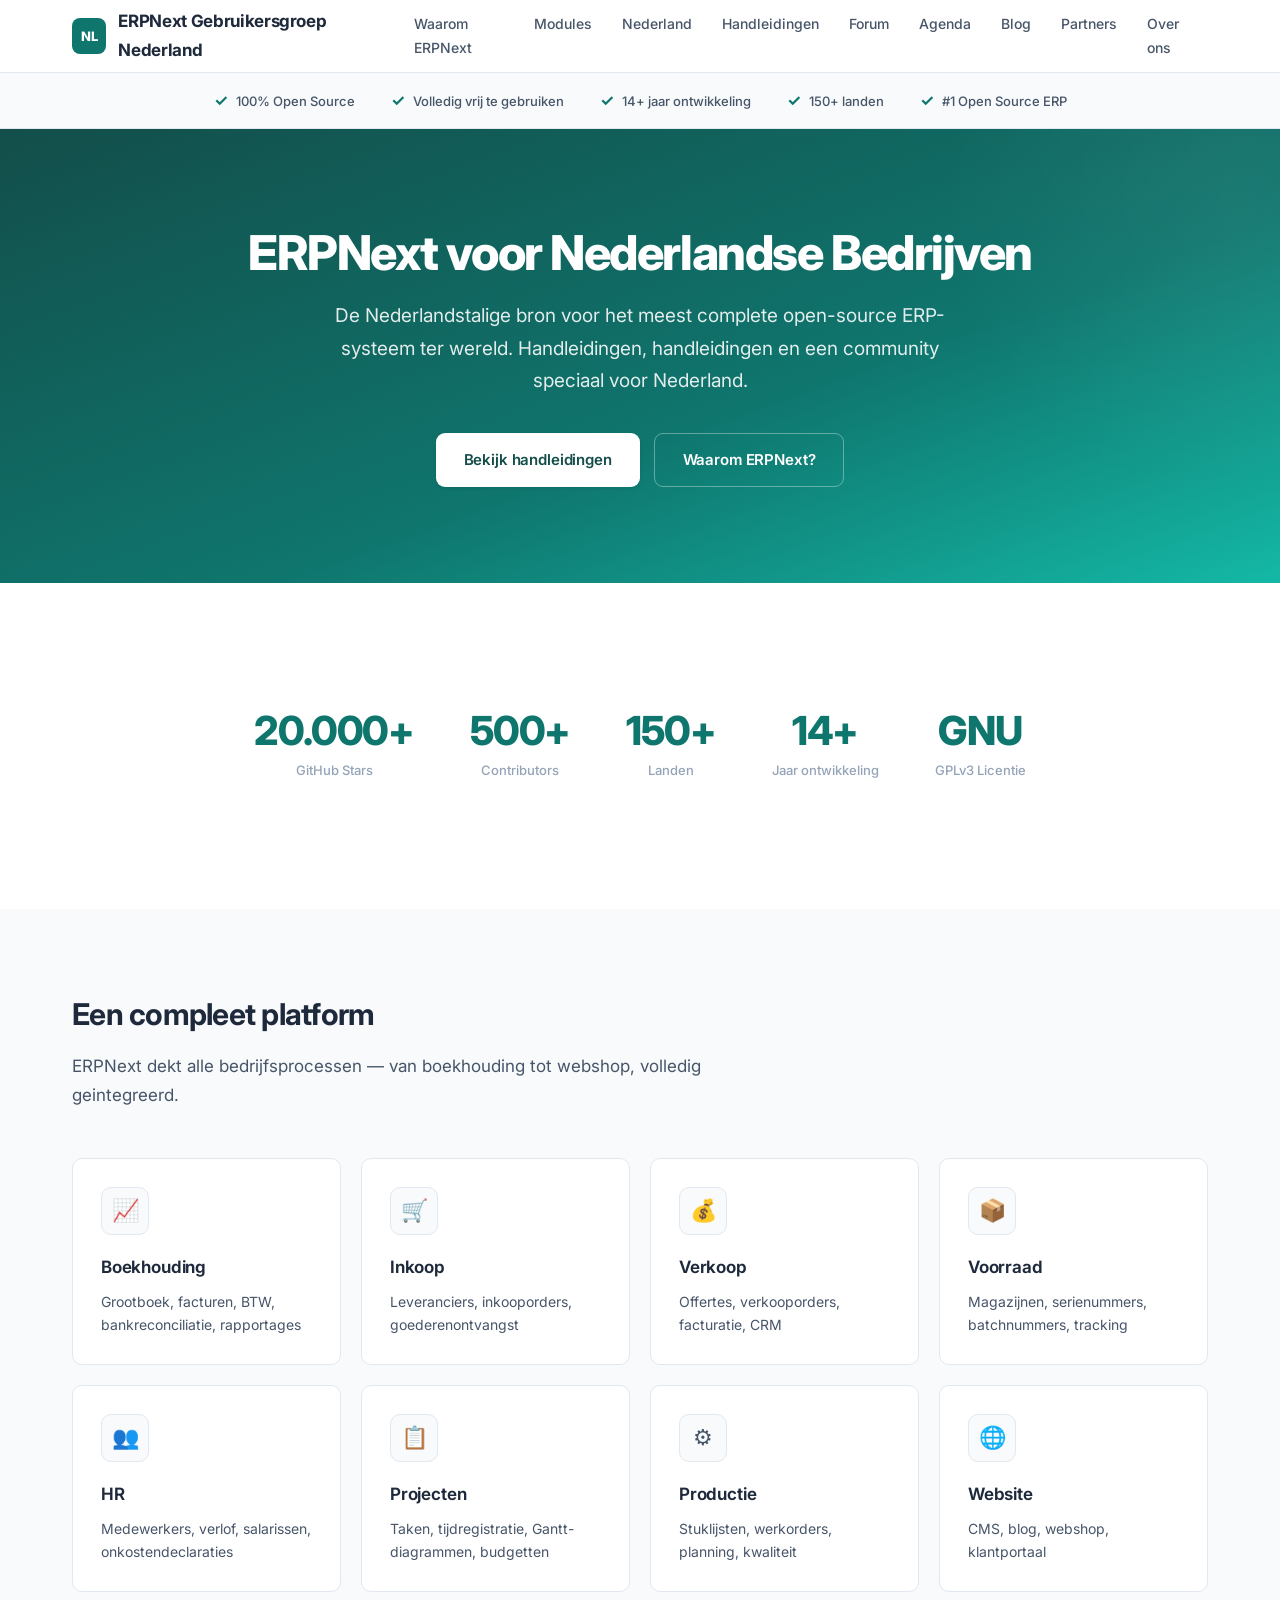
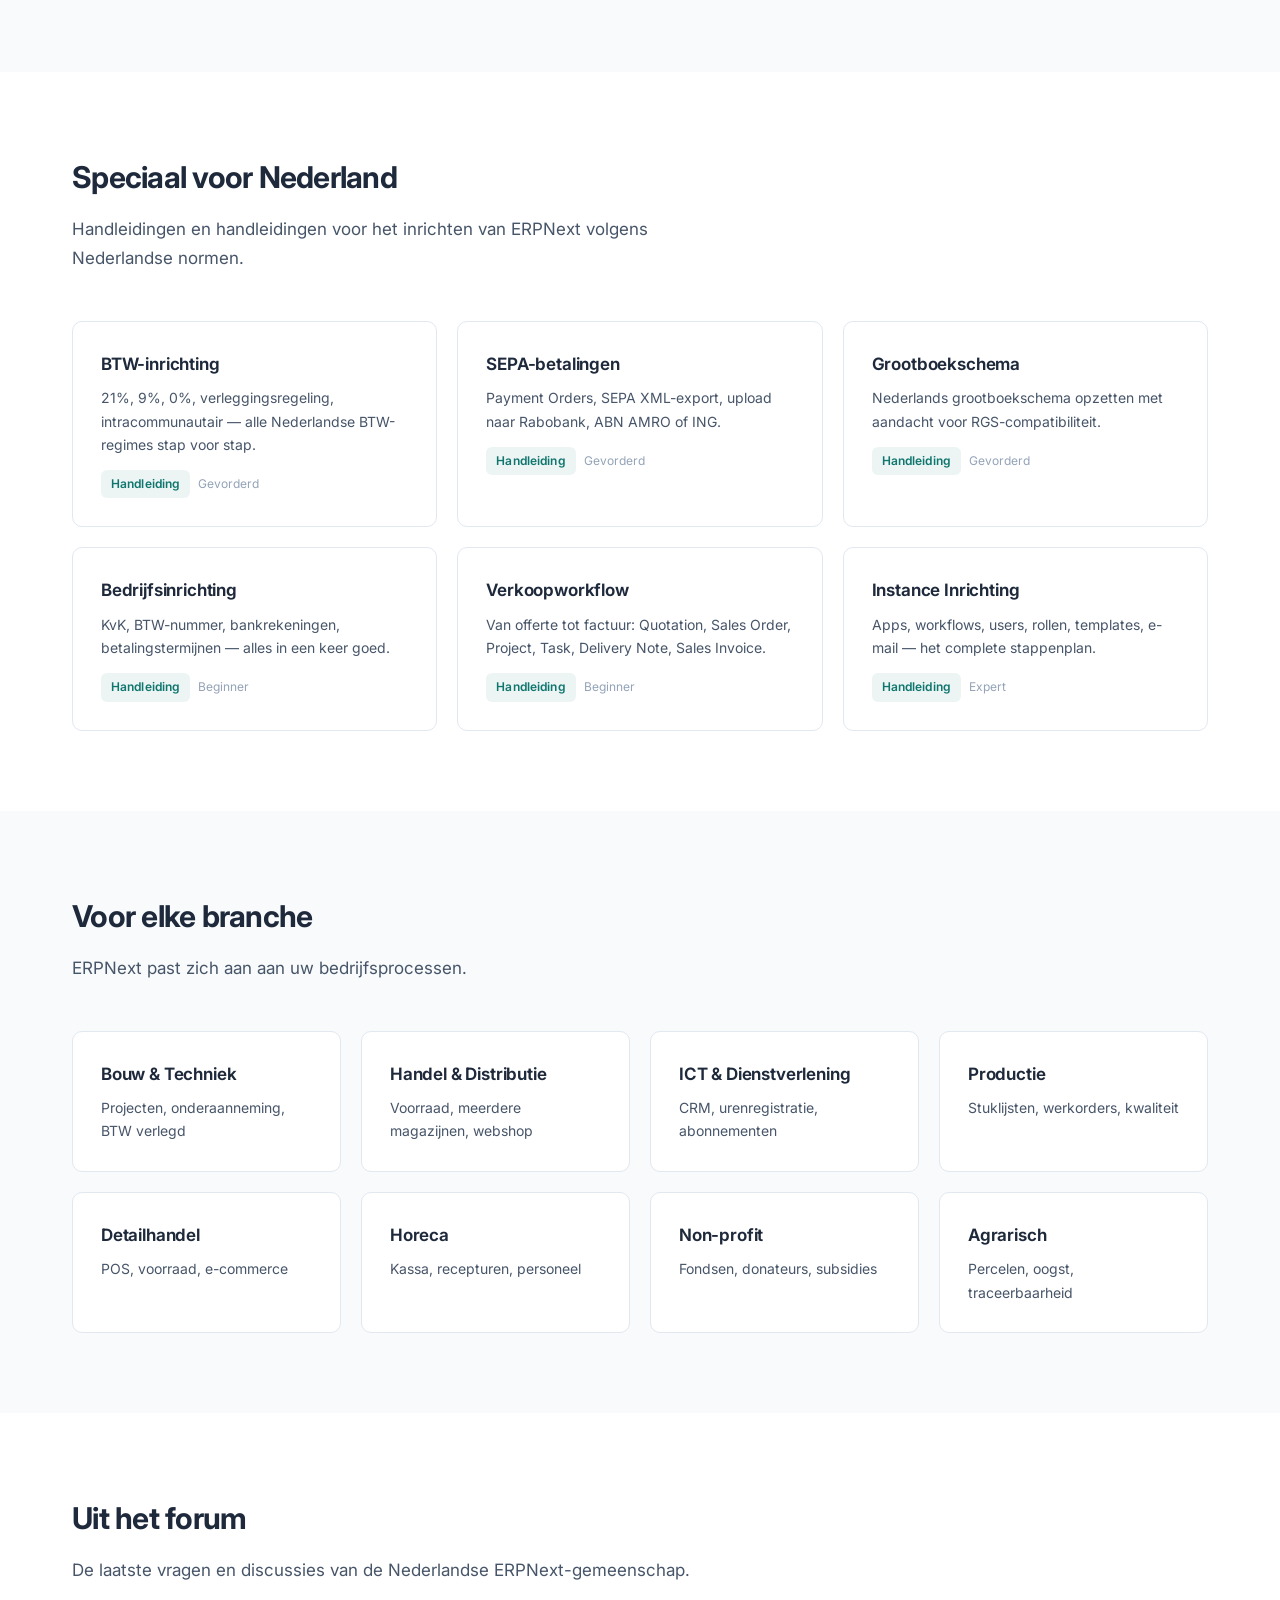
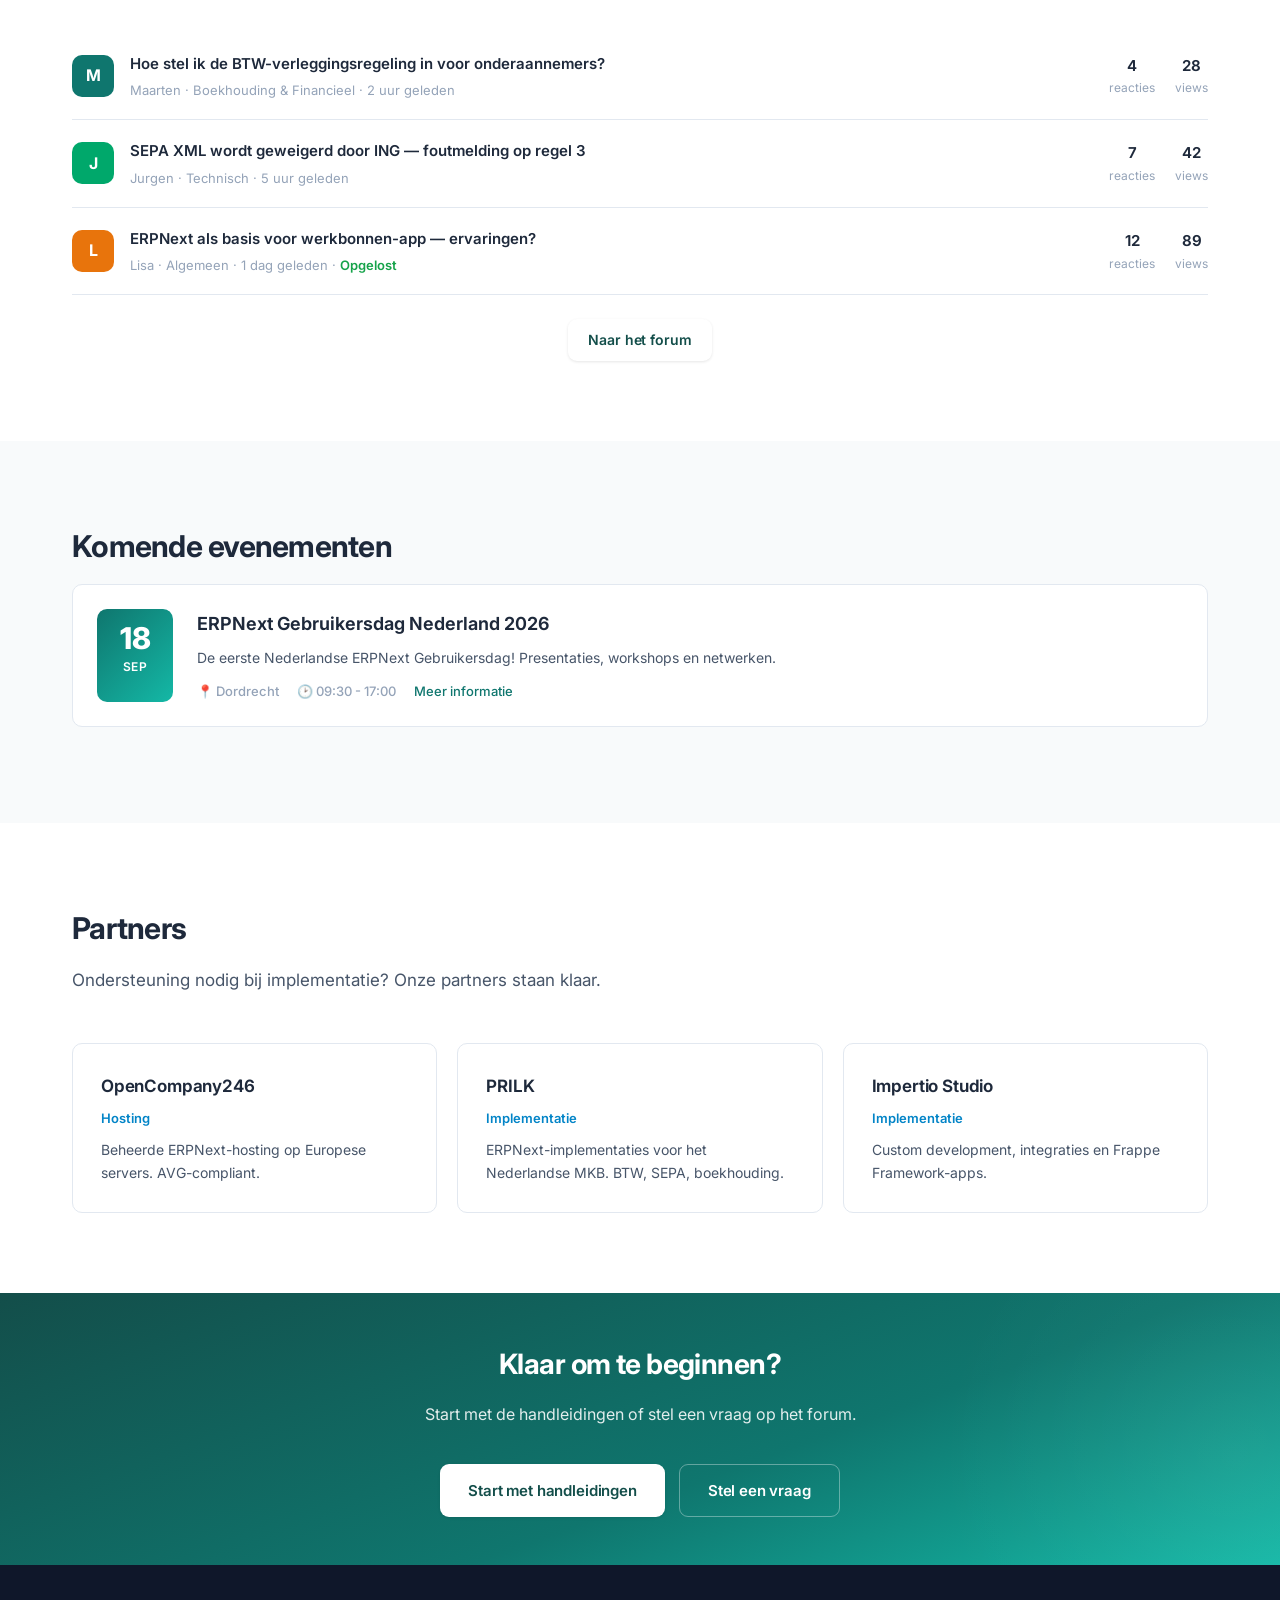
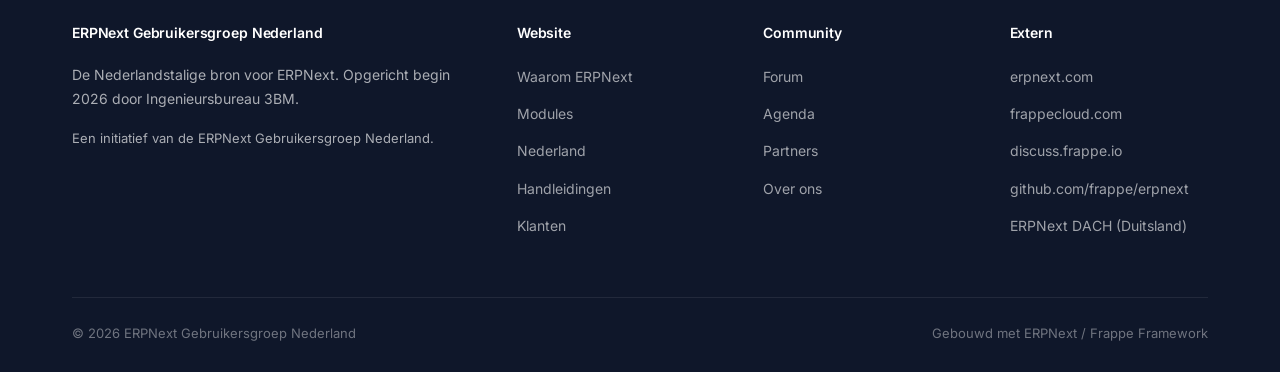
<file: mockup/index.html>
<!DOCTYPE html>
<html lang="nl">
<head>
  <meta charset="UTF-8">
  <meta name="viewport" content="width=device-width, initial-scale=1.0">
  <title>ERPNext Gebruikersgroep Nederland — De Nederlandstalige bron voor ERPNext</title>
  <link rel="stylesheet" href="css/style.css">
  <link rel="preconnect" href="https://fonts.googleapis.com">
  <link href="https://fonts.googleapis.com/css2?family=Inter:wght@400;500;600;700;800&display=swap" rel="stylesheet">
</head>
<body>

<!-- HEADER -->
<header>
  <div class="container">
    <a href="index.html" class="logo">
      <span class="logo-icon">NL</span>
      ERPNext Gebruikersgroep Nederland
    </a>
    <button class="nav-toggle">&#9776;</button>
    <nav>
      <a href="waarom.html">Waarom ERPNext</a>
      <a href="modules.html">Modules</a>
      <a href="nederland.html">Nederland</a>
      <a href="handleidingen.html">Handleidingen</a>
      <a href="forum.html">Forum</a>
      <a href="agenda.html">Agenda</a>
      <a href="blog.html">Blog</a>
      <a href="partners.html">Partners</a>
      <a href="over-ons.html">Over ons</a>
    </nav>
  </div>
</header>

<!-- USP BAR -->
<div class="usp-bar">
  <div class="container">
    <span class="usp-item"><span class="usp-icon">&#10003;</span> 100% Open Source</span>
    <span class="usp-item"><span class="usp-icon">&#10003;</span> Volledig vrij te gebruiken</span>
    <span class="usp-item"><span class="usp-icon">&#10003;</span> 14+ jaar ontwikkeling</span>
    <span class="usp-item"><span class="usp-icon">&#10003;</span> 150+ landen</span>
    <span class="usp-item"><span class="usp-icon">&#10003;</span> #1 Open Source ERP</span>
  </div>
</div>

<!-- HERO -->
<section class="hero">
  <div class="container">
    <h1>ERPNext voor Nederlandse Bedrijven</h1>
    <p>De Nederlandstalige bron voor het meest complete open-source ERP-systeem ter wereld. Handleidingen, handleidingen en een community speciaal voor Nederland.</p>
    <div class="hero-buttons">
      <a href="handleidingen.html" class="btn btn-primary">Bekijk handleidingen</a>
      <a href="waarom.html" class="btn btn-outline">Waarom ERPNext?</a>
    </div>
  </div>
</section>

<!-- STATS -->
<section>
  <div class="container">
    <div class="stats">
      <div class="stat">
        <div class="stat-value">20.000+</div>
        <div class="stat-label">GitHub Stars</div>
      </div>
      <div class="stat">
        <div class="stat-value">500+</div>
        <div class="stat-label">Contributors</div>
      </div>
      <div class="stat">
        <div class="stat-value">150+</div>
        <div class="stat-label">Landen</div>
      </div>
      <div class="stat">
        <div class="stat-value">14+</div>
        <div class="stat-label">Jaar ontwikkeling</div>
      </div>
      <div class="stat">
        <div class="stat-value">GNU</div>
        <div class="stat-label">GPLv3 Licentie</div>
      </div>
    </div>
  </div>
</section>

<!-- MODULES -->
<section class="alt">
  <div class="container">
    <h2>Een compleet platform</h2>
    <p class="section-lead">ERPNext dekt alle bedrijfsprocessen — van boekhouding tot webshop, volledig geintegreerd.</p>
    <div class="grid grid-4">
      <div class="card module-card">
        <div class="card-icon">&#128200;</div>
        <h3>Boekhouding</h3>
        <p>Grootboek, facturen, BTW, bankreconciliatie, rapportages</p>
      </div>
      <div class="card module-card">
        <div class="card-icon">&#128722;</div>
        <h3>Inkoop</h3>
        <p>Leveranciers, inkooporders, goederenontvangst</p>
      </div>
      <div class="card module-card">
        <div class="card-icon">&#128176;</div>
        <h3>Verkoop</h3>
        <p>Offertes, verkooporders, facturatie, CRM</p>
      </div>
      <div class="card module-card">
        <div class="card-icon">&#128230;</div>
        <h3>Voorraad</h3>
        <p>Magazijnen, serienummers, batchnummers, tracking</p>
      </div>
      <div class="card module-card">
        <div class="card-icon">&#128101;</div>
        <h3>HR</h3>
        <p>Medewerkers, verlof, salarissen, onkostendeclaraties</p>
      </div>
      <div class="card module-card">
        <div class="card-icon">&#128203;</div>
        <h3>Projecten</h3>
        <p>Taken, tijdregistratie, Gantt-diagrammen, budgetten</p>
      </div>
      <div class="card module-card">
        <div class="card-icon">&#9881;</div>
        <h3>Productie</h3>
        <p>Stuklijsten, werkorders, planning, kwaliteit</p>
      </div>
      <div class="card module-card">
        <div class="card-icon">&#127760;</div>
        <h3>Website</h3>
        <p>CMS, blog, webshop, klantportaal</p>
      </div>
    </div>
  </div>
</section>

<!-- NEDERLAND SPECIFIEK -->
<section>
  <div class="container">
    <h2>Speciaal voor Nederland</h2>
    <p class="section-lead">Handleidingen en handleidingen voor het inrichten van ERPNext volgens Nederlandse normen.</p>
    <div class="grid grid-3">
      <a href="handleidingen.html" class="card card-link">
        <h3>BTW-inrichting</h3>
        <p>21%, 9%, 0%, verleggingsregeling, intracommunautair — alle Nederlandse BTW-regimes stap voor stap.</p>
        <div class="card-meta"><span class="badge badge-primary">Handleiding</span> Gevorderd</div>
      </a>
      <a href="handleidingen.html" class="card card-link">
        <h3>SEPA-betalingen</h3>
        <p>Payment Orders, SEPA XML-export, upload naar Rabobank, ABN AMRO of ING.</p>
        <div class="card-meta"><span class="badge badge-primary">Handleiding</span> Gevorderd</div>
      </a>
      <a href="handleidingen.html" class="card card-link">
        <h3>Grootboekschema</h3>
        <p>Nederlands grootboekschema opzetten met aandacht voor RGS-compatibiliteit.</p>
        <div class="card-meta"><span class="badge badge-primary">Handleiding</span> Gevorderd</div>
      </a>
      <a href="handleidingen.html" class="card card-link">
        <h3>Bedrijfsinrichting</h3>
        <p>KvK, BTW-nummer, bankrekeningen, betalingstermijnen — alles in een keer goed.</p>
        <div class="card-meta"><span class="badge badge-primary">Handleiding</span> Beginner</div>
      </a>
      <a href="handleidingen.html" class="card card-link">
        <h3>Verkoopworkflow</h3>
        <p>Van offerte tot factuur: Quotation, Sales Order, Project, Task, Delivery Note, Sales Invoice.</p>
        <div class="card-meta"><span class="badge badge-primary">Handleiding</span> Beginner</div>
      </a>
      <a href="handleidingen.html" class="card card-link">
        <h3>Instance Inrichting</h3>
        <p>Apps, workflows, users, rollen, templates, e-mail — het complete stappenplan.</p>
        <div class="card-meta"><span class="badge badge-primary">Handleiding</span> Expert</div>
      </a>
    </div>
  </div>
</section>

<!-- BRANCHES -->
<section class="alt">
  <div class="container">
    <h2>Voor elke branche</h2>
    <p class="section-lead">ERPNext past zich aan aan uw bedrijfsprocessen.</p>
    <div class="grid grid-4">
      <div class="card"><h3>Bouw &amp; Techniek</h3><p>Projecten, onderaanneming, BTW verlegd</p></div>
      <div class="card"><h3>Handel &amp; Distributie</h3><p>Voorraad, meerdere magazijnen, webshop</p></div>
      <div class="card"><h3>ICT &amp; Dienstverlening</h3><p>CRM, urenregistratie, abonnementen</p></div>
      <div class="card"><h3>Productie</h3><p>Stuklijsten, werkorders, kwaliteit</p></div>
      <div class="card"><h3>Detailhandel</h3><p>POS, voorraad, e-commerce</p></div>
      <div class="card"><h3>Horeca</h3><p>Kassa, recepturen, personeel</p></div>
      <div class="card"><h3>Non-profit</h3><p>Fondsen, donateurs, subsidies</p></div>
      <div class="card"><h3>Agrarisch</h3><p>Percelen, oogst, traceerbaarheid</p></div>
    </div>
  </div>
</section>

<!-- FORUM PREVIEW -->
<section>
  <div class="container">
    <h2>Uit het forum</h2>
    <p class="section-lead">De laatste vragen en discussies van de Nederlandse ERPNext-gemeenschap.</p>
    <div class="forum-post">
      <div class="forum-avatar">M</div>
      <div class="forum-post-content">
        <a href="forum.html" class="forum-post-title">Hoe stel ik de BTW-verleggingsregeling in voor onderaannemers?</a>
        <div class="forum-post-meta">Maarten &middot; Boekhouding &amp; Financieel &middot; 2 uur geleden</div>
      </div>
      <div class="forum-post-stats">
        <div class="forum-post-stat"><strong>4</strong> reacties</div>
        <div class="forum-post-stat"><strong>28</strong> views</div>
      </div>
    </div>
    <div class="forum-post">
      <div class="forum-avatar" style="background: #00a86b;">J</div>
      <div class="forum-post-content">
        <a href="forum.html" class="forum-post-title">SEPA XML wordt geweigerd door ING — foutmelding op regel 3</a>
        <div class="forum-post-meta">Jurgen &middot; Technisch &middot; 5 uur geleden</div>
      </div>
      <div class="forum-post-stats">
        <div class="forum-post-stat"><strong>7</strong> reacties</div>
        <div class="forum-post-stat"><strong>42</strong> views</div>
      </div>
    </div>
    <div class="forum-post">
      <div class="forum-avatar" style="background: #e8740c;">L</div>
      <div class="forum-post-content">
        <a href="forum.html" class="forum-post-title">ERPNext als basis voor werkbonnen-app — ervaringen?</a>
        <div class="forum-post-meta">Lisa &middot; Algemeen &middot; 1 dag geleden &middot; <span class="forum-solved">Opgelost</span></div>
      </div>
      <div class="forum-post-stats">
        <div class="forum-post-stat"><strong>12</strong> reacties</div>
        <div class="forum-post-stat"><strong>89</strong> views</div>
      </div>
    </div>
    <div style="text-align: center; margin-top: 24px;">
      <a href="forum.html" class="btn btn-primary btn-sm">Naar het forum</a>
    </div>
  </div>
</section>

<!-- AGENDA PREVIEW -->
<section class="alt">
  <div class="container">
    <h2>Komende evenementen</h2>
    <div class="event">
      <div class="event-date">
        <div class="day">18</div>
        <div class="month">SEP</div>
      </div>
      <div class="event-content">
        <h3>ERPNext Gebruikersdag Nederland 2026</h3>
        <p>De eerste Nederlandse ERPNext Gebruikersdag! Presentaties, workshops en netwerken.</p>
        <div class="event-meta">
          <span>&#128205; Dordrecht</span>
          <span>&#128337; 09:30 - 17:00</span>
          <span><a href="agenda.html">Meer informatie</a></span>
        </div>
      </div>
    </div>
  </div>
</section>

<!-- PARTNERS -->
<section>
  <div class="container">
    <h2>Partners</h2>
    <p class="section-lead">Ondersteuning nodig bij implementatie? Onze partners staan klaar.</p>
    <div class="grid grid-3">
      <div class="card">
        <h3>OpenCompany246</h3>
        <p style="color: var(--accent); font-weight: 600; font-size: 13px; margin-bottom: 8px;">Hosting</p>
        <p>Beheerde ERPNext-hosting op Europese servers. AVG-compliant.</p>
      </div>
      <div class="card">
        <h3>PRILK</h3>
        <p style="color: var(--accent); font-weight: 600; font-size: 13px; margin-bottom: 8px;">Implementatie</p>
        <p>ERPNext-implementaties voor het Nederlandse MKB. BTW, SEPA, boekhouding.</p>
      </div>
      <div class="card">
        <h3>Impertio Studio</h3>
        <p style="color: var(--accent); font-weight: 600; font-size: 13px; margin-bottom: 8px;">Implementatie</p>
        <p>Custom development, integraties en Frappe Framework-apps.</p>
      </div>
    </div>
  </div>
</section>

<!-- CTA -->
<section class="hero" style="padding: 48px 0;">
  <div class="container">
    <h2 style="font-size: 28px; color: #fff;">Klaar om te beginnen?</h2>
    <p style="font-size: 16px;">Start met de handleidingen of stel een vraag op het forum.</p>
    <div class="hero-buttons">
      <a href="handleidingen.html" class="btn btn-primary">Start met handleidingen</a>
      <a href="forum.html" class="btn btn-outline">Stel een vraag</a>
    </div>
  </div>
</section>

<!-- FOOTER -->
<footer>
  <div class="container">
    <div class="footer-grid">
      <div>
        <h4>ERPNext Gebruikersgroep Nederland</h4>
        <p style="font-size: 14px; margin-bottom: 16px;">De Nederlandstalige bron voor ERPNext. Opgericht begin 2026 door Ingenieursbureau 3BM.</p>
        <p style="font-size: 13px;">Een initiatief van de ERPNext Gebruikersgroep Nederland.</p>
      </div>
      <div>
        <h4>Website</h4>
        <ul>
          <li><a href="waarom.html">Waarom ERPNext</a></li>
          <li><a href="modules.html">Modules</a></li>
          <li><a href="nederland.html">Nederland</a></li>
          <li><a href="handleidingen.html">Handleidingen</a></li>
          <li><a href="klanten.html">Klanten</a></li>
        </ul>
      </div>
      <div>
        <h4>Community</h4>
        <ul>
          <li><a href="forum.html">Forum</a></li>
          <li><a href="agenda.html">Agenda</a></li>
          <li><a href="partners.html">Partners</a></li>
          <li><a href="over-ons.html">Over ons</a></li>
        </ul>
      </div>
      <div>
        <h4>Extern</h4>
        <ul>
          <li><a href="https://erpnext.com">erpnext.com</a></li>
          <li><a href="https://frappecloud.com">frappecloud.com</a></li>
          <li><a href="https://discuss.frappe.io">discuss.frappe.io</a></li>
          <li><a href="https://github.com/frappe/erpnext">github.com/frappe/erpnext</a></li>
          <li><a href="https://discuss.erpnext.com/c/erpnext-dach">ERPNext DACH (Duitsland)</a></li>
        </ul>
      </div>
    </div>
    <div class="footer-bottom">
      <span>&copy; 2026 ERPNext Gebruikersgroep Nederland</span>
      <span>Gebouwd met ERPNext / Frappe Framework</span>
    </div>
  </div>
</footer>

</body>
</html>
</file>
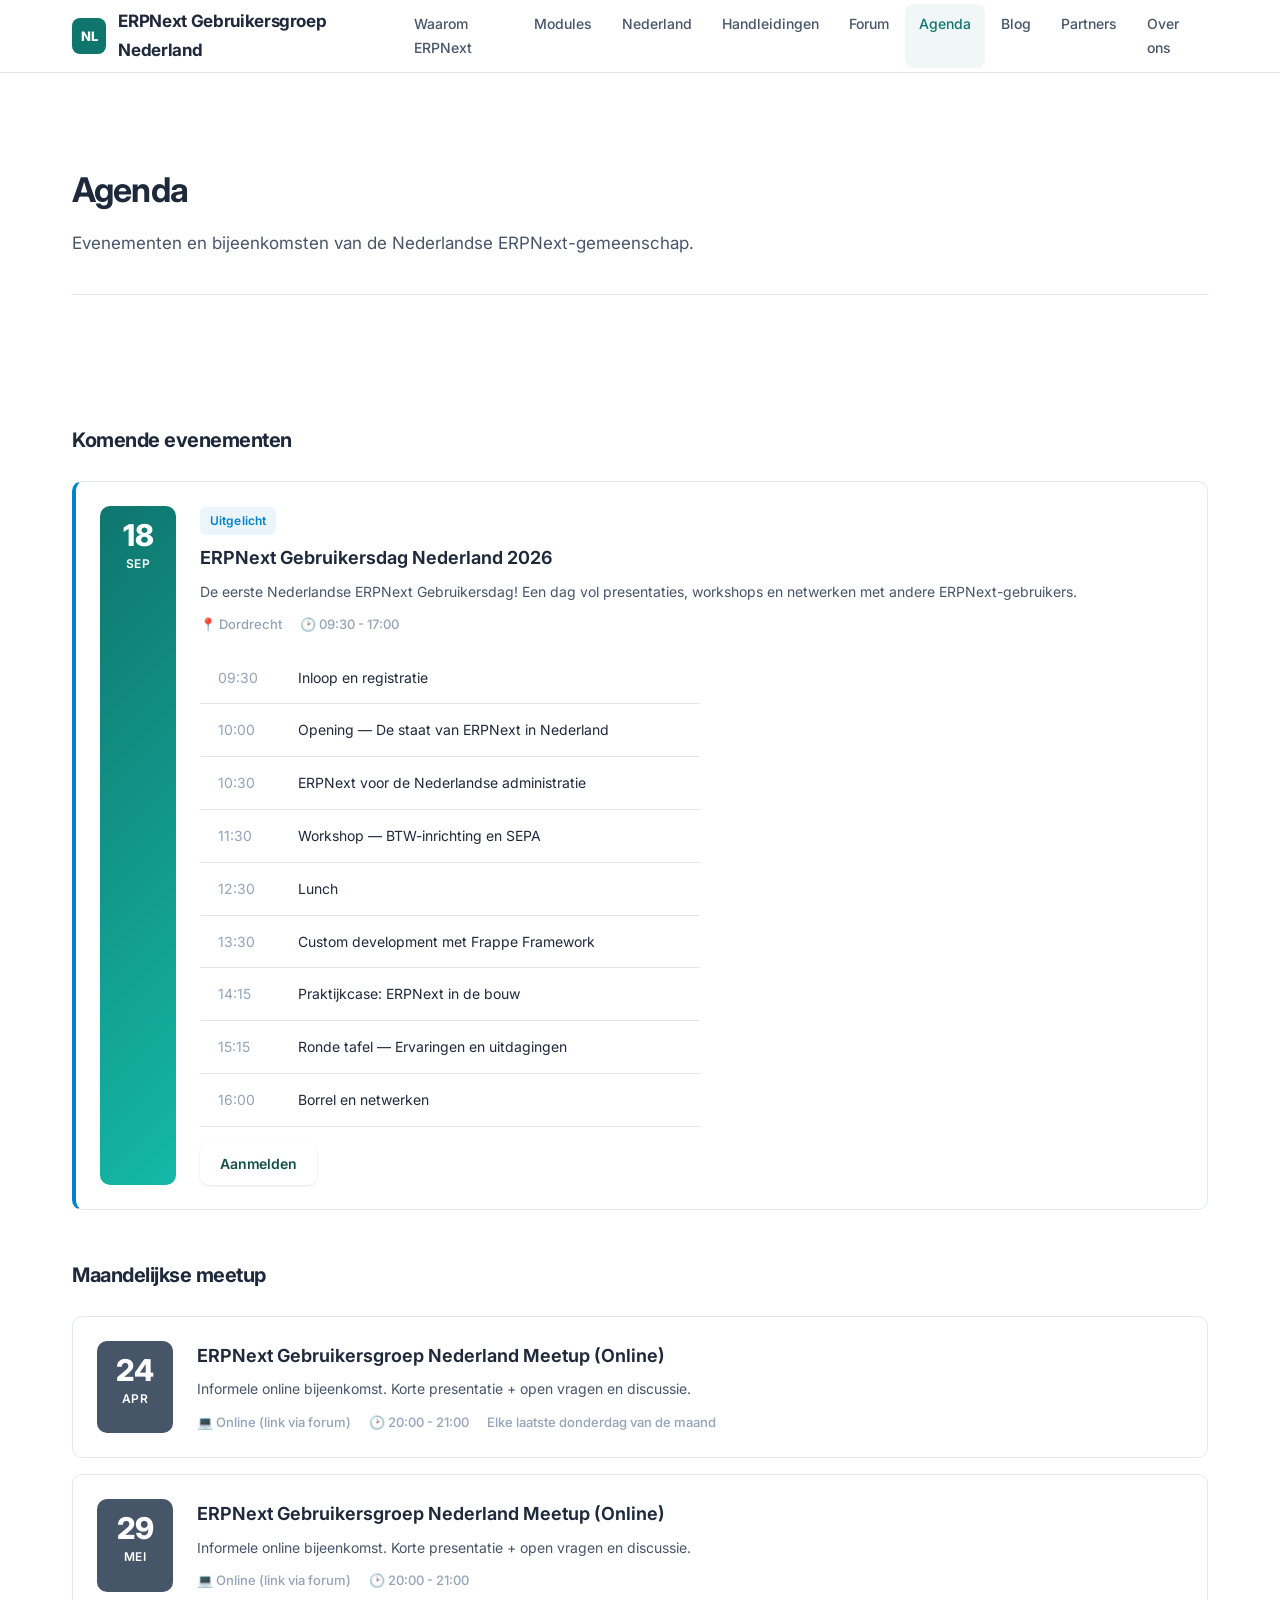
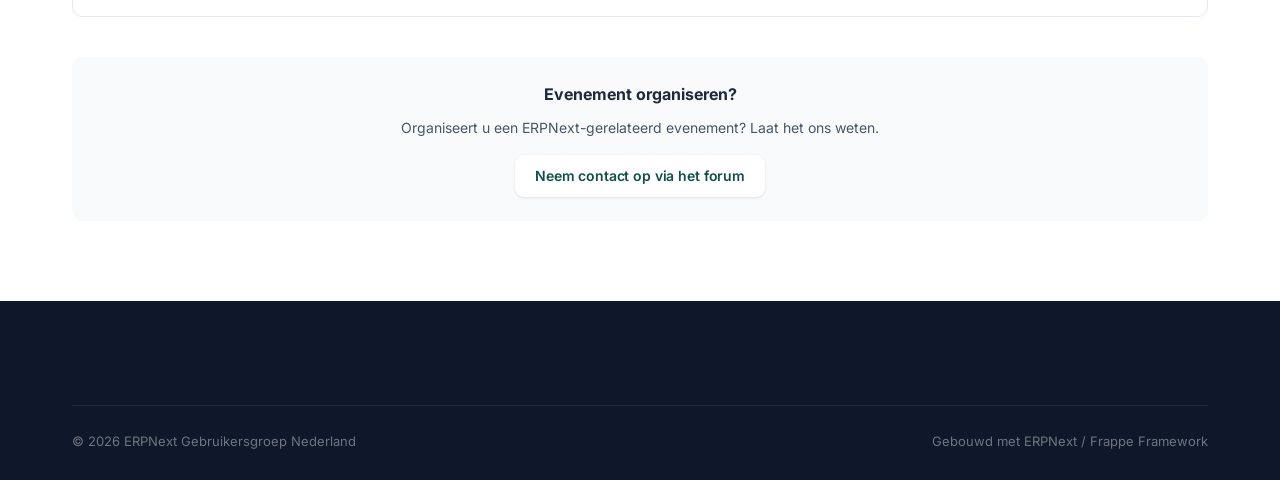
<file: mockup/agenda.html>
<!DOCTYPE html>
<html lang="nl">
<head>
  <meta charset="UTF-8">
  <meta name="viewport" content="width=device-width, initial-scale=1.0">
  <title>Agenda — ERPNext Gebruikersgroep Nederland</title>
  <link rel="stylesheet" href="css/style.css">
  <link href="https://fonts.googleapis.com/css2?family=Inter:wght@400;500;600;700;800&display=swap" rel="stylesheet">
</head>
<body>

<header>
  <div class="container">
    <a href="index.html" class="logo"><span class="logo-icon">NL</span> ERPNext Gebruikersgroep Nederland</a>
    <button class="nav-toggle">&#9776;</button>
    <nav>
      <a href="waarom.html">Waarom ERPNext</a>
      <a href="modules.html">Modules</a>
      <a href="nederland.html">Nederland</a>
      <a href="handleidingen.html">Handleidingen</a>
      <a href="forum.html">Forum</a>
      <a href="agenda.html" class="active">Agenda</a>
      <a href="blog.html">Blog</a>
      <a href="partners.html">Partners</a>
      <a href="over-ons.html">Over ons</a>
    </nav>
  </div>
</header>

<section style="padding: 32px 0 0;">
  <div class="container">
    <div class="page-header">
      <h1>Agenda</h1>
      <p>Evenementen en bijeenkomsten van de Nederlandse ERPNext-gemeenschap.</p>
    </div>
  </div>
</section>

<section>
  <div class="container">
    <h2 style="font-size: 20px; margin-bottom: 24px;">Komende evenementen</h2>

    <div class="event" style="border-left: 4px solid var(--accent);">
      <div class="event-date">
        <div class="day">18</div>
        <div class="month">SEP</div>
      </div>
      <div class="event-content">
        <span class="badge badge-accent" style="margin-bottom: 8px;">Uitgelicht</span>
        <h3>ERPNext Gebruikersdag Nederland 2026</h3>
        <p>De eerste Nederlandse ERPNext Gebruikersdag! Een dag vol presentaties, workshops en netwerken met andere ERPNext-gebruikers.</p>
        <div class="event-meta">
          <span>&#128205; Dordrecht</span>
          <span>&#128337; 09:30 - 17:00</span>
        </div>
        <div style="margin-top: 16px;">
          <table style="font-size: 14px; max-width: 500px;">
            <tr><td style="width: 80px; color: var(--text-muted);">09:30</td><td>Inloop en registratie</td></tr>
            <tr><td style="color: var(--text-muted);">10:00</td><td>Opening — De staat van ERPNext in Nederland</td></tr>
            <tr><td style="color: var(--text-muted);">10:30</td><td>ERPNext voor de Nederlandse administratie</td></tr>
            <tr><td style="color: var(--text-muted);">11:30</td><td>Workshop — BTW-inrichting en SEPA</td></tr>
            <tr><td style="color: var(--text-muted);">12:30</td><td>Lunch</td></tr>
            <tr><td style="color: var(--text-muted);">13:30</td><td>Custom development met Frappe Framework</td></tr>
            <tr><td style="color: var(--text-muted);">14:15</td><td>Praktijkcase: ERPNext in de bouw</td></tr>
            <tr><td style="color: var(--text-muted);">15:15</td><td>Ronde tafel — Ervaringen en uitdagingen</td></tr>
            <tr><td style="color: var(--text-muted);">16:00</td><td>Borrel en netwerken</td></tr>
          </table>
        </div>
        <div style="margin-top: 16px;">
          <a href="#" class="btn btn-primary btn-sm">Aanmelden</a>
        </div>
      </div>
    </div>

    <h2 style="font-size: 20px; margin: 48px 0 24px;">Maandelijkse meetup</h2>

    <div class="event">
      <div class="event-date" style="background: var(--text-light);">
        <div class="day">24</div>
        <div class="month">APR</div>
      </div>
      <div class="event-content">
        <h3>ERPNext Gebruikersgroep Nederland Meetup (Online)</h3>
        <p>Informele online bijeenkomst. Korte presentatie + open vragen en discussie.</p>
        <div class="event-meta">
          <span>&#128187; Online (link via forum)</span>
          <span>&#128337; 20:00 - 21:00</span>
          <span>Elke laatste donderdag van de maand</span>
        </div>
      </div>
    </div>

    <div class="event">
      <div class="event-date" style="background: var(--text-light);">
        <div class="day">29</div>
        <div class="month">MEI</div>
      </div>
      <div class="event-content">
        <h3>ERPNext Gebruikersgroep Nederland Meetup (Online)</h3>
        <p>Informele online bijeenkomst. Korte presentatie + open vragen en discussie.</p>
        <div class="event-meta">
          <span>&#128187; Online (link via forum)</span>
          <span>&#128337; 20:00 - 21:00</span>
        </div>
      </div>
    </div>

    <div style="background: var(--bg-light); border-radius: var(--radius); padding: 24px; margin-top: 40px; text-align: center;">
      <h3 style="font-size: 16px; margin-bottom: 8px;">Evenement organiseren?</h3>
      <p style="font-size: 14px; color: var(--text-light); margin-bottom: 16px;">Organiseert u een ERPNext-gerelateerd evenement? Laat het ons weten.</p>
      <a href="forum.html" class="btn btn-primary btn-sm">Neem contact op via het forum</a>
    </div>
  </div>
</section>

<footer>
  <div class="container">
    <div class="footer-bottom">
      <span>&copy; 2026 ERPNext Gebruikersgroep Nederland</span>
      <span>Gebouwd met ERPNext / Frappe Framework</span>
    </div>
  </div>
</footer>

</body>
</html>
</file>
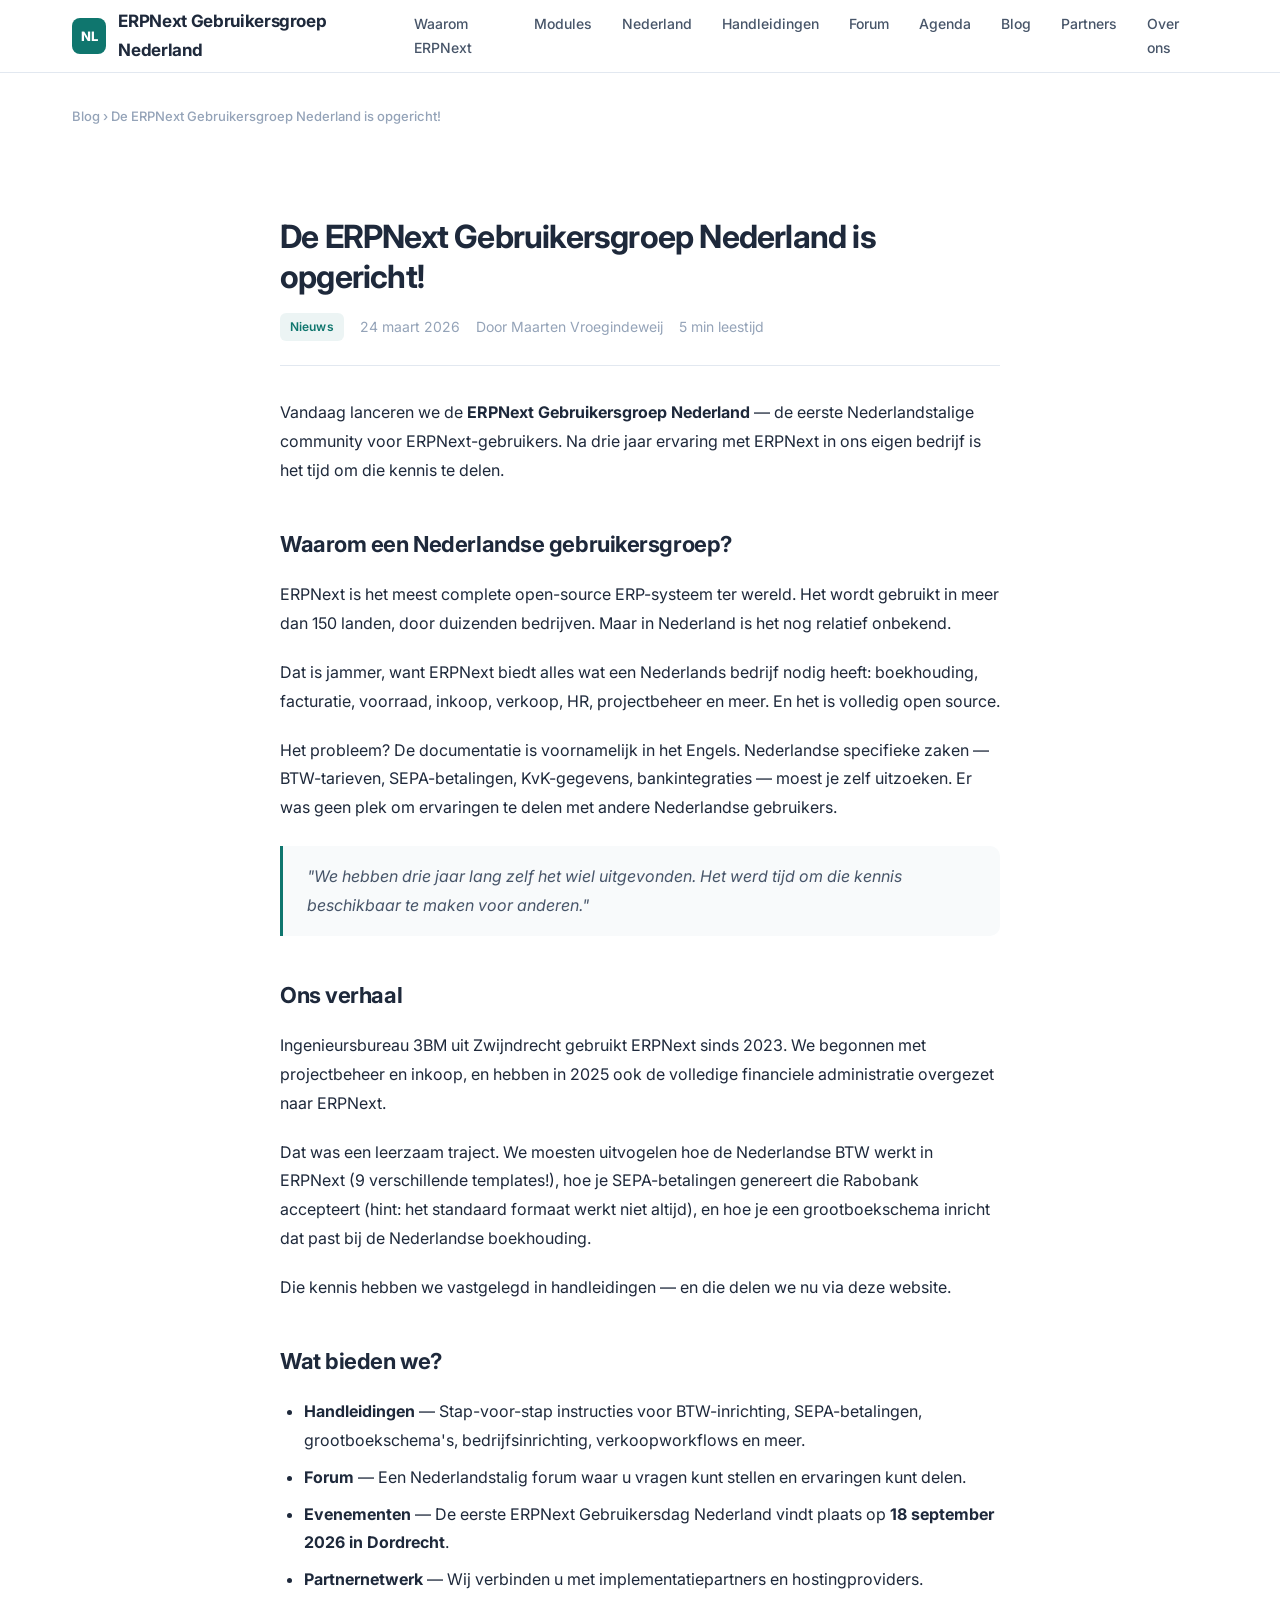
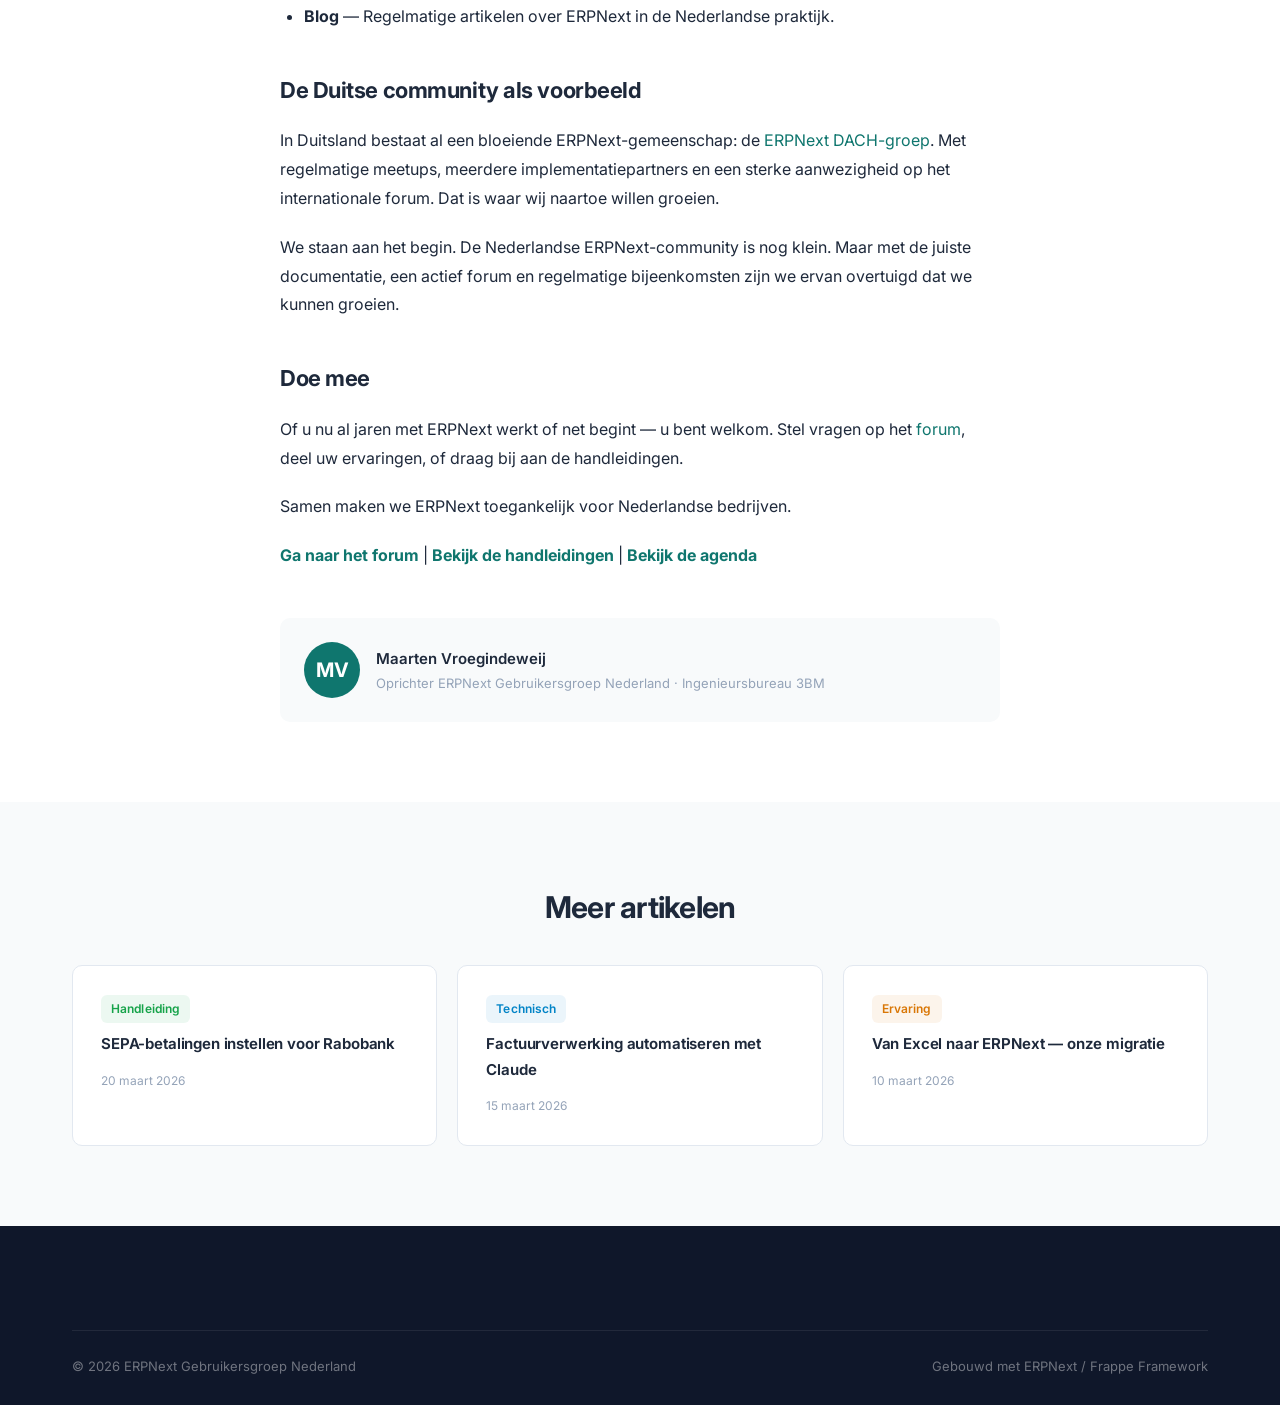
<file: mockup/blog-post.html>
<!DOCTYPE html>
<html lang="nl">
<head>
  <meta charset="UTF-8">
  <meta name="viewport" content="width=device-width, initial-scale=1.0">
  <title>De ERPNext Gebruikersgroep Nederland is opgericht! — Blog</title>
  <link rel="stylesheet" href="css/style.css">
  <link href="https://fonts.googleapis.com/css2?family=Inter:wght@400;500;600;700;800&display=swap" rel="stylesheet">
  <style>
    .article { max-width: 720px; margin: 0 auto; }
    .article h1 { font-size: 32px; line-height: 1.25; letter-spacing: -0.025em; margin-bottom: 16px; }
    .article-meta { font-size: 14px; color: var(--text-muted); margin-bottom: 32px; display: flex; align-items: center; gap: 16px; padding-bottom: 24px; border-bottom: 1px solid var(--border); }
    .article-body { font-size: 16px; line-height: 1.8; }
    .article-body p { margin-bottom: 20px; }
    .article-body h2 { font-size: 22px; margin: 40px 0 16px; letter-spacing: -0.02em; }
    .article-body h3 { font-size: 18px; margin: 32px 0 12px; }
    .article-body ul { margin: 0 0 20px 24px; }
    .article-body li { margin-bottom: 8px; }
    .article-body blockquote { border-left: 3px solid var(--primary); padding: 16px 24px; background: var(--bg-light); border-radius: 0 var(--radius) var(--radius) 0; margin: 24px 0; font-style: italic; color: var(--text-light); }
    .article-author { display: flex; align-items: center; gap: 16px; padding: 24px; background: var(--bg-light); border-radius: var(--radius); margin-top: 48px; }
    .article-author-avatar { width: 56px; height: 56px; border-radius: 50%; background: var(--primary); color: #fff; display: flex; align-items: center; justify-content: center; font-weight: 700; font-size: 20px; flex-shrink: 0; }
  </style>
</head>
<body>

<header>
  <div class="container">
    <a href="index.html" class="logo"><span class="logo-icon">NL</span> ERPNext Gebruikersgroep Nederland</a>
    <button class="nav-toggle">&#9776;</button>
    <nav>
      <a href="waarom.html">Waarom ERPNext</a>
      <a href="modules.html">Modules</a>
      <a href="nederland.html">Nederland</a>
      <a href="handleidingen.html">Handleidingen</a>
      <a href="forum.html">Forum</a>
      <a href="agenda.html">Agenda</a>
      <a href="blog.html">Blog</a>
      <a href="partners.html">Partners</a>
      <a href="over-ons.html">Over ons</a>
    </nav>
  </div>
</header>

<section style="padding: 32px 0 0;">
  <div class="container">
    <div class="breadcrumb">
      <a href="blog.html">Blog</a> &rsaquo; De ERPNext Gebruikersgroep Nederland is opgericht!
    </div>
  </div>
</section>

<section>
  <div class="container">
    <div class="article">
      <h1>De ERPNext Gebruikersgroep Nederland is opgericht!</h1>

      <div class="article-meta">
        <span class="badge badge-primary">Nieuws</span>
        <span>24 maart 2026</span>
        <span>Door Maarten Vroegindeweij</span>
        <span>5 min leestijd</span>
      </div>

      <div class="article-body">
        <p>Vandaag lanceren we de <strong>ERPNext Gebruikersgroep Nederland</strong> — de eerste Nederlandstalige community voor ERPNext-gebruikers. Na drie jaar ervaring met ERPNext in ons eigen bedrijf is het tijd om die kennis te delen.</p>

        <h2>Waarom een Nederlandse gebruikersgroep?</h2>

        <p>ERPNext is het meest complete open-source ERP-systeem ter wereld. Het wordt gebruikt in meer dan 150 landen, door duizenden bedrijven. Maar in Nederland is het nog relatief onbekend.</p>

        <p>Dat is jammer, want ERPNext biedt alles wat een Nederlands bedrijf nodig heeft: boekhouding, facturatie, voorraad, inkoop, verkoop, HR, projectbeheer en meer. En het is volledig open source.</p>

        <p>Het probleem? De documentatie is voornamelijk in het Engels. Nederlandse specifieke zaken — BTW-tarieven, SEPA-betalingen, KvK-gegevens, bankintegraties — moest je zelf uitzoeken. Er was geen plek om ervaringen te delen met andere Nederlandse gebruikers.</p>

        <blockquote>
          "We hebben drie jaar lang zelf het wiel uitgevonden. Het werd tijd om die kennis beschikbaar te maken voor anderen."
        </blockquote>

        <h2>Ons verhaal</h2>

        <p>Ingenieursbureau 3BM uit Zwijndrecht gebruikt ERPNext sinds 2023. We begonnen met projectbeheer en inkoop, en hebben in 2025 ook de volledige financiele administratie overgezet naar ERPNext.</p>

        <p>Dat was een leerzaam traject. We moesten uitvogelen hoe de Nederlandse BTW werkt in ERPNext (9 verschillende templates!), hoe je SEPA-betalingen genereert die Rabobank accepteert (hint: het standaard formaat werkt niet altijd), en hoe je een grootboekschema inricht dat past bij de Nederlandse boekhouding.</p>

        <p>Die kennis hebben we vastgelegd in handleidingen — en die delen we nu via deze website.</p>

        <h2>Wat bieden we?</h2>

        <ul>
          <li><strong>Handleidingen</strong> — Stap-voor-stap instructies voor BTW-inrichting, SEPA-betalingen, grootboekschema's, bedrijfsinrichting, verkoopworkflows en meer.</li>
          <li><strong>Forum</strong> — Een Nederlandstalig forum waar u vragen kunt stellen en ervaringen kunt delen.</li>
          <li><strong>Evenementen</strong> — De eerste ERPNext Gebruikersdag Nederland vindt plaats op <strong>18 september 2026 in Dordrecht</strong>.</li>
          <li><strong>Partnernetwerk</strong> — Wij verbinden u met implementatiepartners en hostingproviders.</li>
          <li><strong>Blog</strong> — Regelmatige artikelen over ERPNext in de Nederlandse praktijk.</li>
        </ul>

        <h2>De Duitse community als voorbeeld</h2>

        <p>In Duitsland bestaat al een bloeiende ERPNext-gemeenschap: de <a href="https://discuss.erpnext.com/c/erpnext-dach">ERPNext DACH-groep</a>. Met regelmatige meetups, meerdere implementatiepartners en een sterke aanwezigheid op het internationale forum. Dat is waar wij naartoe willen groeien.</p>

        <p>We staan aan het begin. De Nederlandse ERPNext-community is nog klein. Maar met de juiste documentatie, een actief forum en regelmatige bijeenkomsten zijn we ervan overtuigd dat we kunnen groeien.</p>

        <h2>Doe mee</h2>

        <p>Of u nu al jaren met ERPNext werkt of net begint — u bent welkom. Stel vragen op het <a href="forum.html">forum</a>, deel uw ervaringen, of draag bij aan de handleidingen.</p>

        <p>Samen maken we ERPNext toegankelijk voor Nederlandse bedrijven.</p>

        <p><strong><a href="forum.html">Ga naar het forum</a></strong> | <strong><a href="handleidingen.html">Bekijk de handleidingen</a></strong> | <strong><a href="agenda.html">Bekijk de agenda</a></strong></p>
      </div>

      <div class="article-author">
        <div class="article-author-avatar">MV</div>
        <div>
          <div style="font-weight: 600; font-size: 15px;">Maarten Vroegindeweij</div>
          <div style="font-size: 13px; color: var(--text-muted);">Oprichter ERPNext Gebruikersgroep Nederland &middot; Ingenieursbureau 3BM</div>
        </div>
      </div>

    </div>
  </div>
</section>

<!-- RELATED -->
<section class="alt">
  <div class="container">
    <h2 style="text-align: center;">Meer artikelen</h2>
    <div class="grid grid-3" style="margin-top: 32px;">
      <a href="#" class="card card-link">
        <span class="badge badge-success" style="margin-bottom: 8px;">Handleiding</span>
        <h3 style="font-size: 15px;">SEPA-betalingen instellen voor Rabobank</h3>
        <div class="card-meta">20 maart 2026</div>
      </a>
      <a href="#" class="card card-link">
        <span class="badge badge-accent" style="margin-bottom: 8px;">Technisch</span>
        <h3 style="font-size: 15px;">Factuurverwerking automatiseren met Claude</h3>
        <div class="card-meta">15 maart 2026</div>
      </a>
      <a href="#" class="card card-link">
        <span class="badge badge-warning" style="margin-bottom: 8px;">Ervaring</span>
        <h3 style="font-size: 15px;">Van Excel naar ERPNext — onze migratie</h3>
        <div class="card-meta">10 maart 2026</div>
      </a>
    </div>
  </div>
</section>

<footer>
  <div class="container">
    <div class="footer-bottom">
      <span>&copy; 2026 ERPNext Gebruikersgroep Nederland</span>
      <span>Gebouwd met ERPNext / Frappe Framework</span>
    </div>
  </div>
</footer>

</body>
</html>
</file>
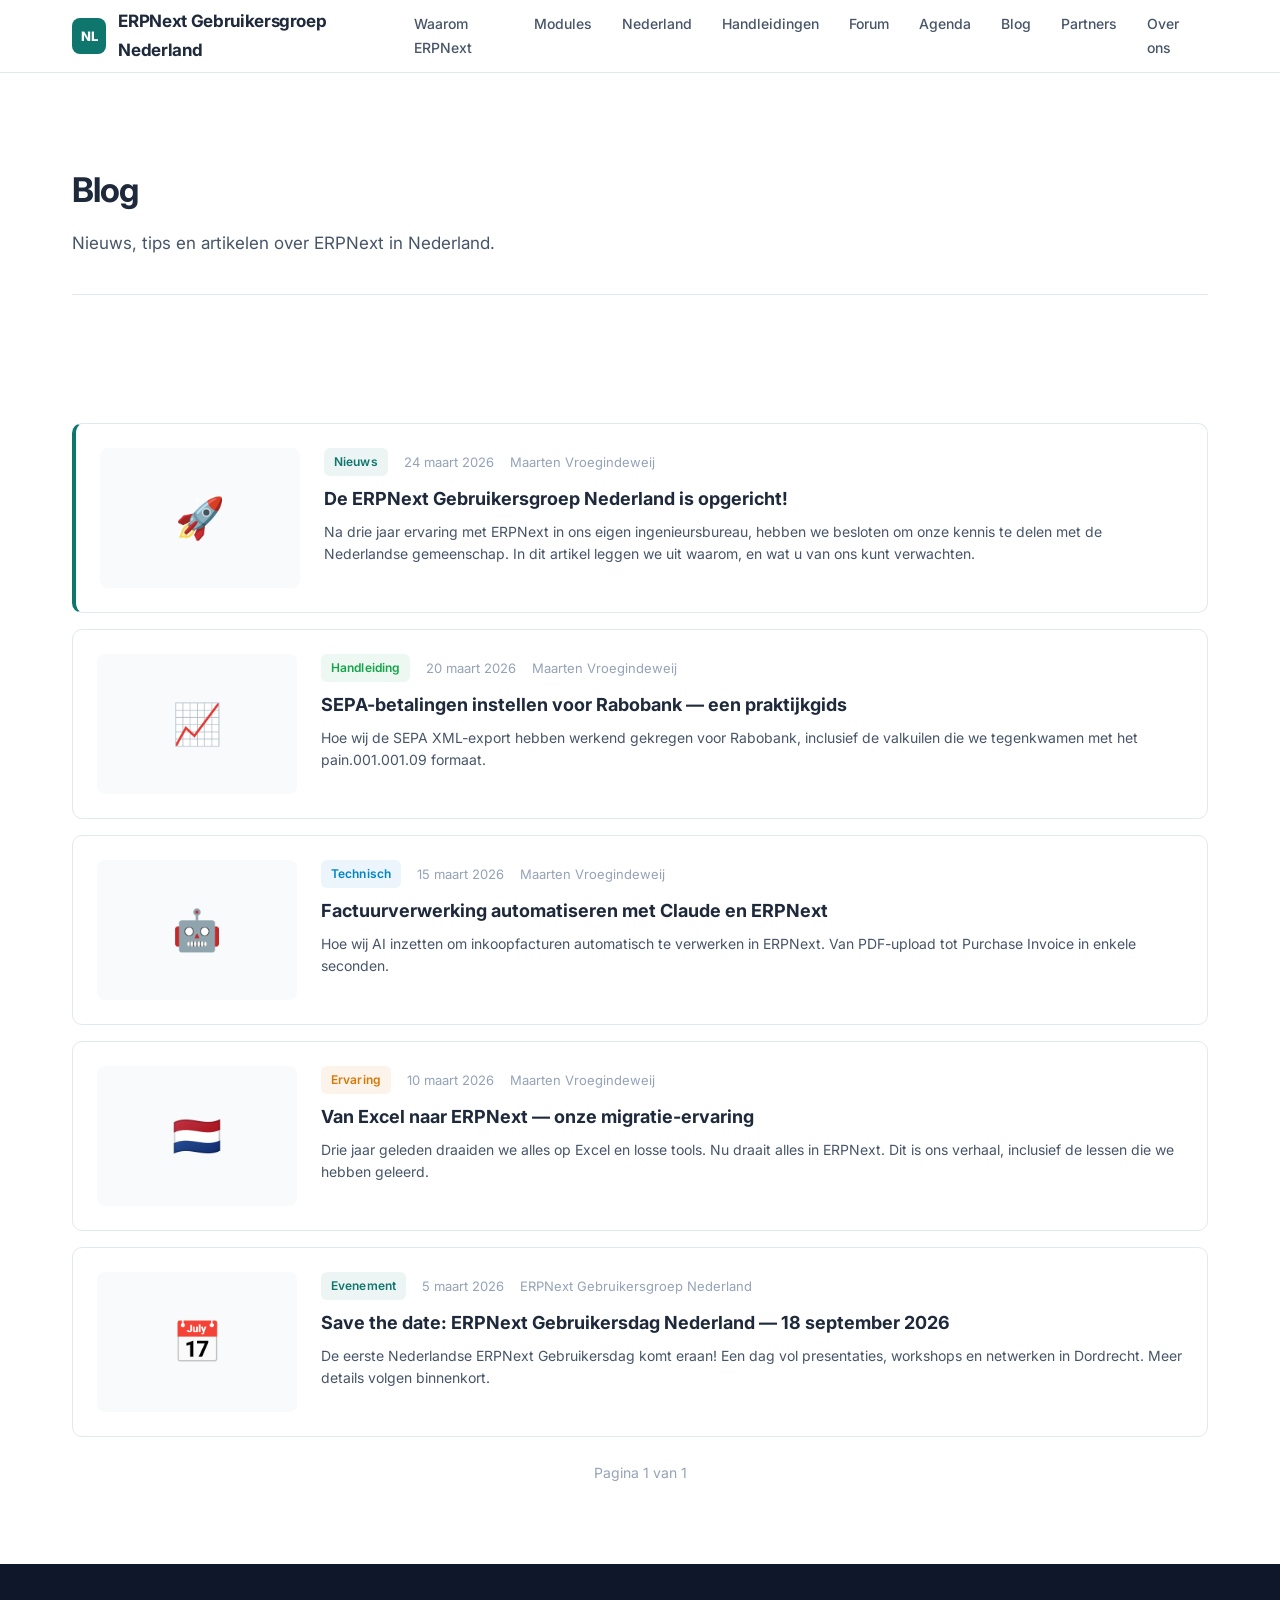
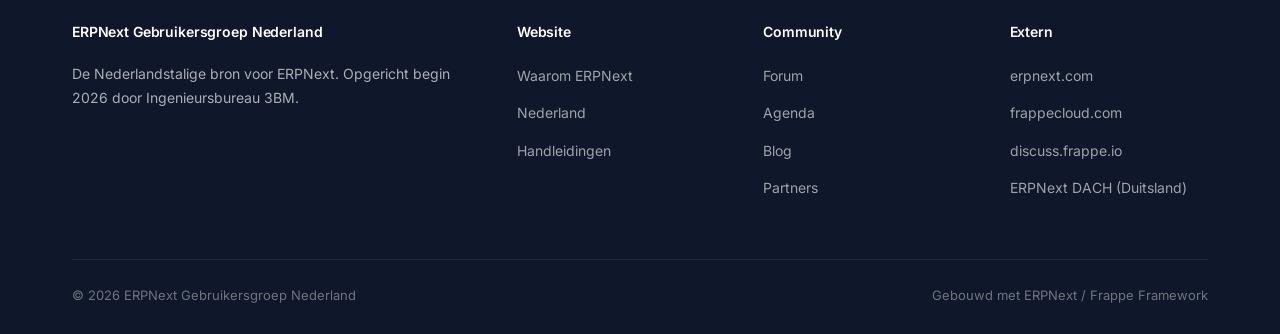
<file: mockup/blog.html>
<!DOCTYPE html>
<html lang="nl">
<head>
  <meta charset="UTF-8">
  <meta name="viewport" content="width=device-width, initial-scale=1.0">
  <title>Blog — ERPNext Gebruikersgroep Nederland</title>
  <link rel="stylesheet" href="css/style.css">
  <link href="https://fonts.googleapis.com/css2?family=Inter:wght@400;500;600;700;800&display=swap" rel="stylesheet">
  <style>
    .blog-card { display: flex; gap: 24px; padding: 24px; background: var(--bg); border: 1px solid var(--border); border-radius: var(--radius); margin-bottom: 16px; transition: all 0.25s ease; }
    .blog-card:hover { box-shadow: var(--shadow-lg); transform: translateY(-1px); text-decoration: none; color: inherit; }
    .blog-thumb { width: 200px; height: 140px; flex-shrink: 0; background: var(--bg-light); border-radius: 8px; display: flex; align-items: center; justify-content: center; font-size: 40px; color: var(--text-muted); }
    .blog-content { flex: 1; }
    .blog-content h3 { font-size: 18px; margin-bottom: 6px; color: var(--text); }
    .blog-content p { font-size: 14px; color: var(--text-light); line-height: 1.6; }
    .blog-meta { font-size: 13px; color: var(--text-muted); margin-bottom: 8px; display: flex; gap: 16px; align-items: center; }
    @media (max-width: 600px) { .blog-card { flex-direction: column; } .blog-thumb { width: 100%; height: 120px; } }
  </style>
</head>
<body>

<header>
  <div class="container">
    <a href="index.html" class="logo"><span class="logo-icon">NL</span> ERPNext Gebruikersgroep Nederland</a>
    <button class="nav-toggle">&#9776;</button>
    <nav>
      <a href="waarom.html">Waarom ERPNext</a>
      <a href="modules.html">Modules</a>
      <a href="nederland.html">Nederland</a>
      <a href="handleidingen.html">Handleidingen</a>
      <a href="forum.html">Forum</a>
      <a href="agenda.html">Agenda</a>
      <a href="blog.html">Blog</a>
      <a href="partners.html">Partners</a>
      <a href="over-ons.html">Over ons</a>
    </nav>
  </div>
</header>

<section style="padding: 32px 0 0;">
  <div class="container">
    <div class="page-header">
      <h1>Blog</h1>
      <p>Nieuws, tips en artikelen over ERPNext in Nederland.</p>
    </div>
  </div>
</section>

<section>
  <div class="container">

    <!-- FEATURED POST -->
    <a href="blog-post.html" class="blog-card" style="border-left: 4px solid var(--primary);">
      <div class="blog-thumb">&#128640;</div>
      <div class="blog-content">
        <div class="blog-meta">
          <span class="badge badge-primary">Nieuws</span>
          <span>24 maart 2026</span>
          <span>Maarten Vroegindeweij</span>
        </div>
        <h3>De ERPNext Gebruikersgroep Nederland is opgericht!</h3>
        <p>Na drie jaar ervaring met ERPNext in ons eigen ingenieursbureau, hebben we besloten om onze kennis te delen met de Nederlandse gemeenschap. In dit artikel leggen we uit waarom, en wat u van ons kunt verwachten.</p>
      </div>
    </a>

    <a href="#" class="blog-card">
      <div class="blog-thumb">&#128200;</div>
      <div class="blog-content">
        <div class="blog-meta">
          <span class="badge badge-success">Handleiding</span>
          <span>20 maart 2026</span>
          <span>Maarten Vroegindeweij</span>
        </div>
        <h3>SEPA-betalingen instellen voor Rabobank — een praktijkgids</h3>
        <p>Hoe wij de SEPA XML-export hebben werkend gekregen voor Rabobank, inclusief de valkuilen die we tegenkwamen met het pain.001.001.09 formaat.</p>
      </div>
    </a>

    <a href="#" class="blog-card">
      <div class="blog-thumb">&#129302;</div>
      <div class="blog-content">
        <div class="blog-meta">
          <span class="badge badge-accent">Technisch</span>
          <span>15 maart 2026</span>
          <span>Maarten Vroegindeweij</span>
        </div>
        <h3>Factuurverwerking automatiseren met Claude en ERPNext</h3>
        <p>Hoe wij AI inzetten om inkoopfacturen automatisch te verwerken in ERPNext. Van PDF-upload tot Purchase Invoice in enkele seconden.</p>
      </div>
    </a>

    <a href="#" class="blog-card">
      <div class="blog-thumb">&#127475;&#127473;</div>
      <div class="blog-content">
        <div class="blog-meta">
          <span class="badge badge-warning">Ervaring</span>
          <span>10 maart 2026</span>
          <span>Maarten Vroegindeweij</span>
        </div>
        <h3>Van Excel naar ERPNext — onze migratie-ervaring</h3>
        <p>Drie jaar geleden draaiden we alles op Excel en losse tools. Nu draait alles in ERPNext. Dit is ons verhaal, inclusief de lessen die we hebben geleerd.</p>
      </div>
    </a>

    <a href="#" class="blog-card">
      <div class="blog-thumb">&#128197;</div>
      <div class="blog-content">
        <div class="blog-meta">
          <span class="badge badge-primary">Evenement</span>
          <span>5 maart 2026</span>
          <span>ERPNext Gebruikersgroep Nederland</span>
        </div>
        <h3>Save the date: ERPNext Gebruikersdag Nederland — 18 september 2026</h3>
        <p>De eerste Nederlandse ERPNext Gebruikersdag komt eraan! Een dag vol presentaties, workshops en netwerken in Dordrecht. Meer details volgen binnenkort.</p>
      </div>
    </a>

    <div style="text-align: center; margin-top: 24px; color: var(--text-muted); font-size: 14px;">
      Pagina 1 van 1
    </div>

  </div>
</section>

<footer>
  <div class="container">
    <div class="footer-grid">
      <div>
        <h4>ERPNext Gebruikersgroep Nederland</h4>
        <p style="font-size: 14px;">De Nederlandstalige bron voor ERPNext. Opgericht begin 2026 door Ingenieursbureau 3BM.</p>
      </div>
      <div>
        <h4>Website</h4>
        <ul>
          <li><a href="waarom.html">Waarom ERPNext</a></li>
          <li><a href="nederland.html">Nederland</a></li>
          <li><a href="handleidingen.html">Handleidingen</a></li>
        </ul>
      </div>
      <div>
        <h4>Community</h4>
        <ul>
          <li><a href="forum.html">Forum</a></li>
          <li><a href="agenda.html">Agenda</a></li>
          <li><a href="blog.html">Blog</a></li>
          <li><a href="partners.html">Partners</a></li>
        </ul>
      </div>
      <div>
        <h4>Extern</h4>
        <ul>
          <li><a href="https://erpnext.com">erpnext.com</a></li>
          <li><a href="https://frappecloud.com">frappecloud.com</a></li>
          <li><a href="https://discuss.frappe.io">discuss.frappe.io</a></li>
          <li><a href="https://discuss.erpnext.com/c/erpnext-dach">ERPNext DACH (Duitsland)</a></li>
        </ul>
      </div>
    </div>
    <div class="footer-bottom">
      <span>&copy; 2026 ERPNext Gebruikersgroep Nederland</span>
      <span>Gebouwd met ERPNext / Frappe Framework</span>
    </div>
  </div>
</footer>

</body>
</html>
</file>
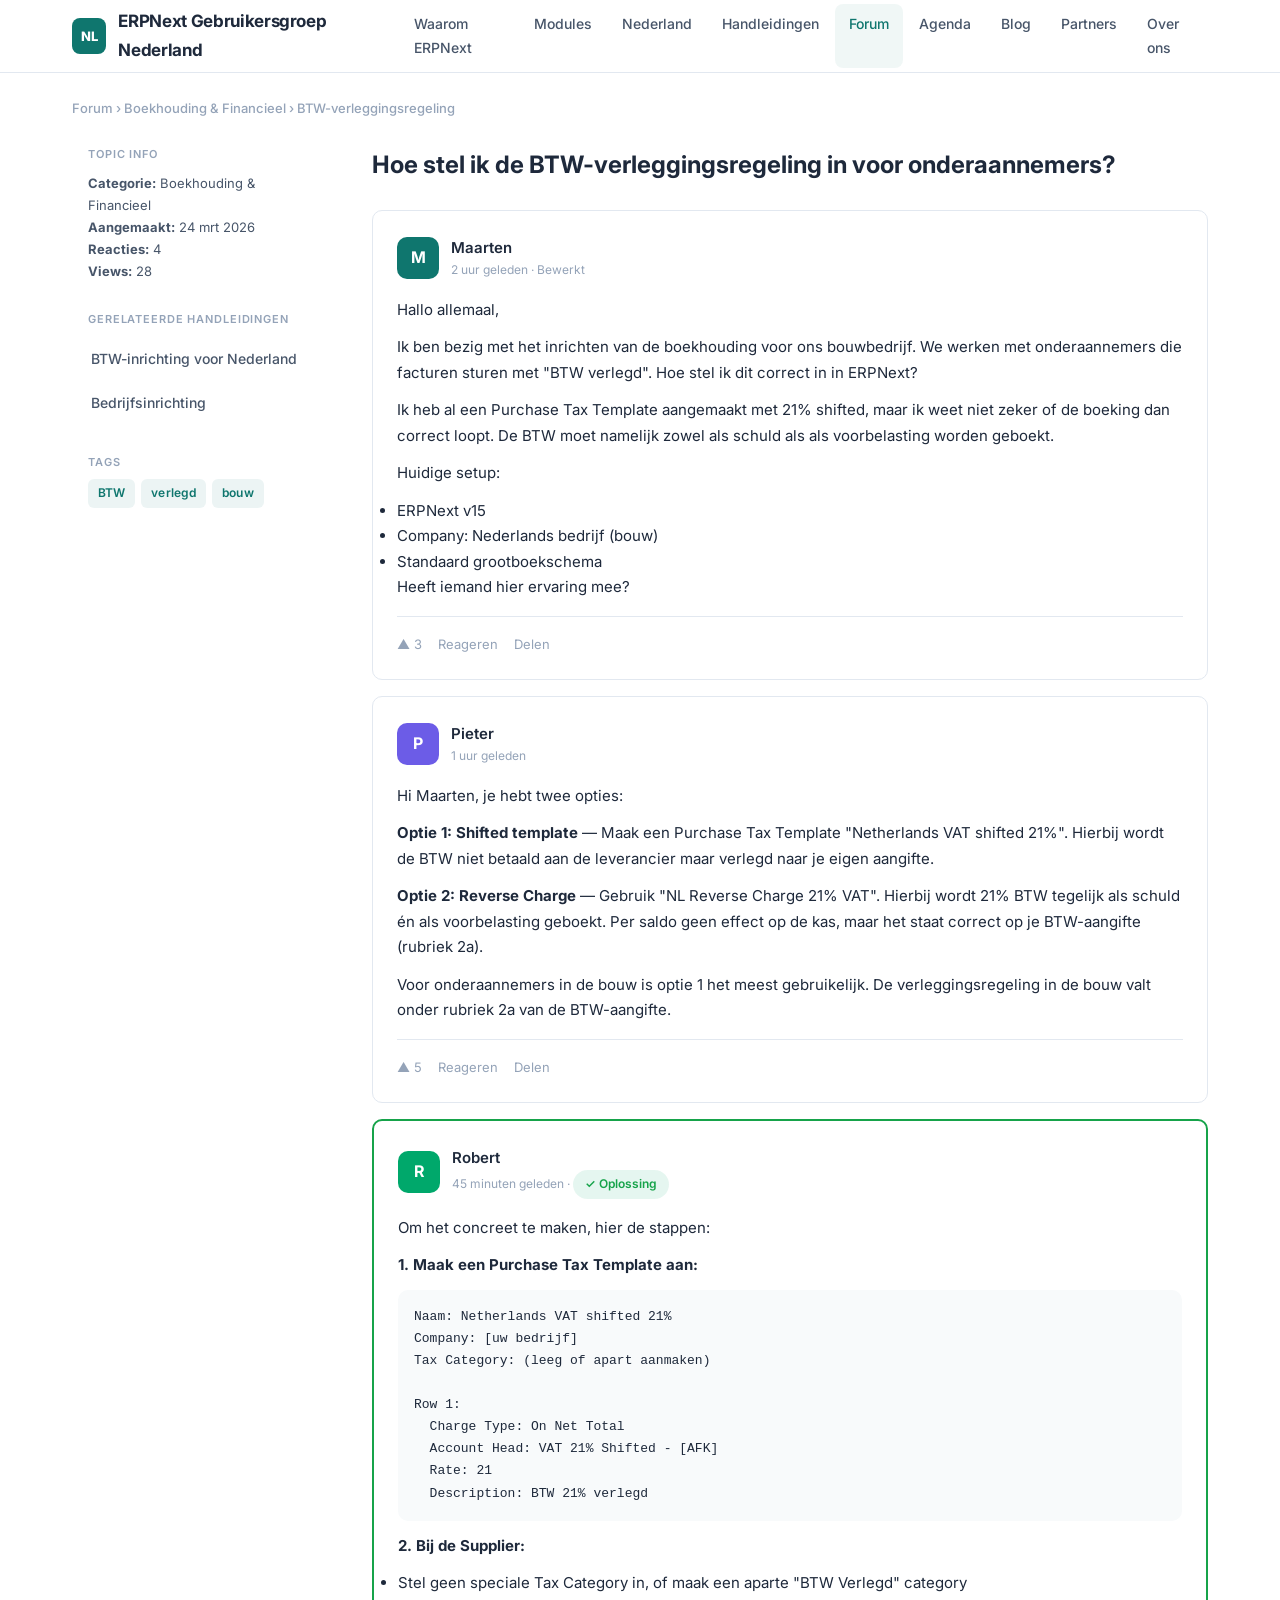
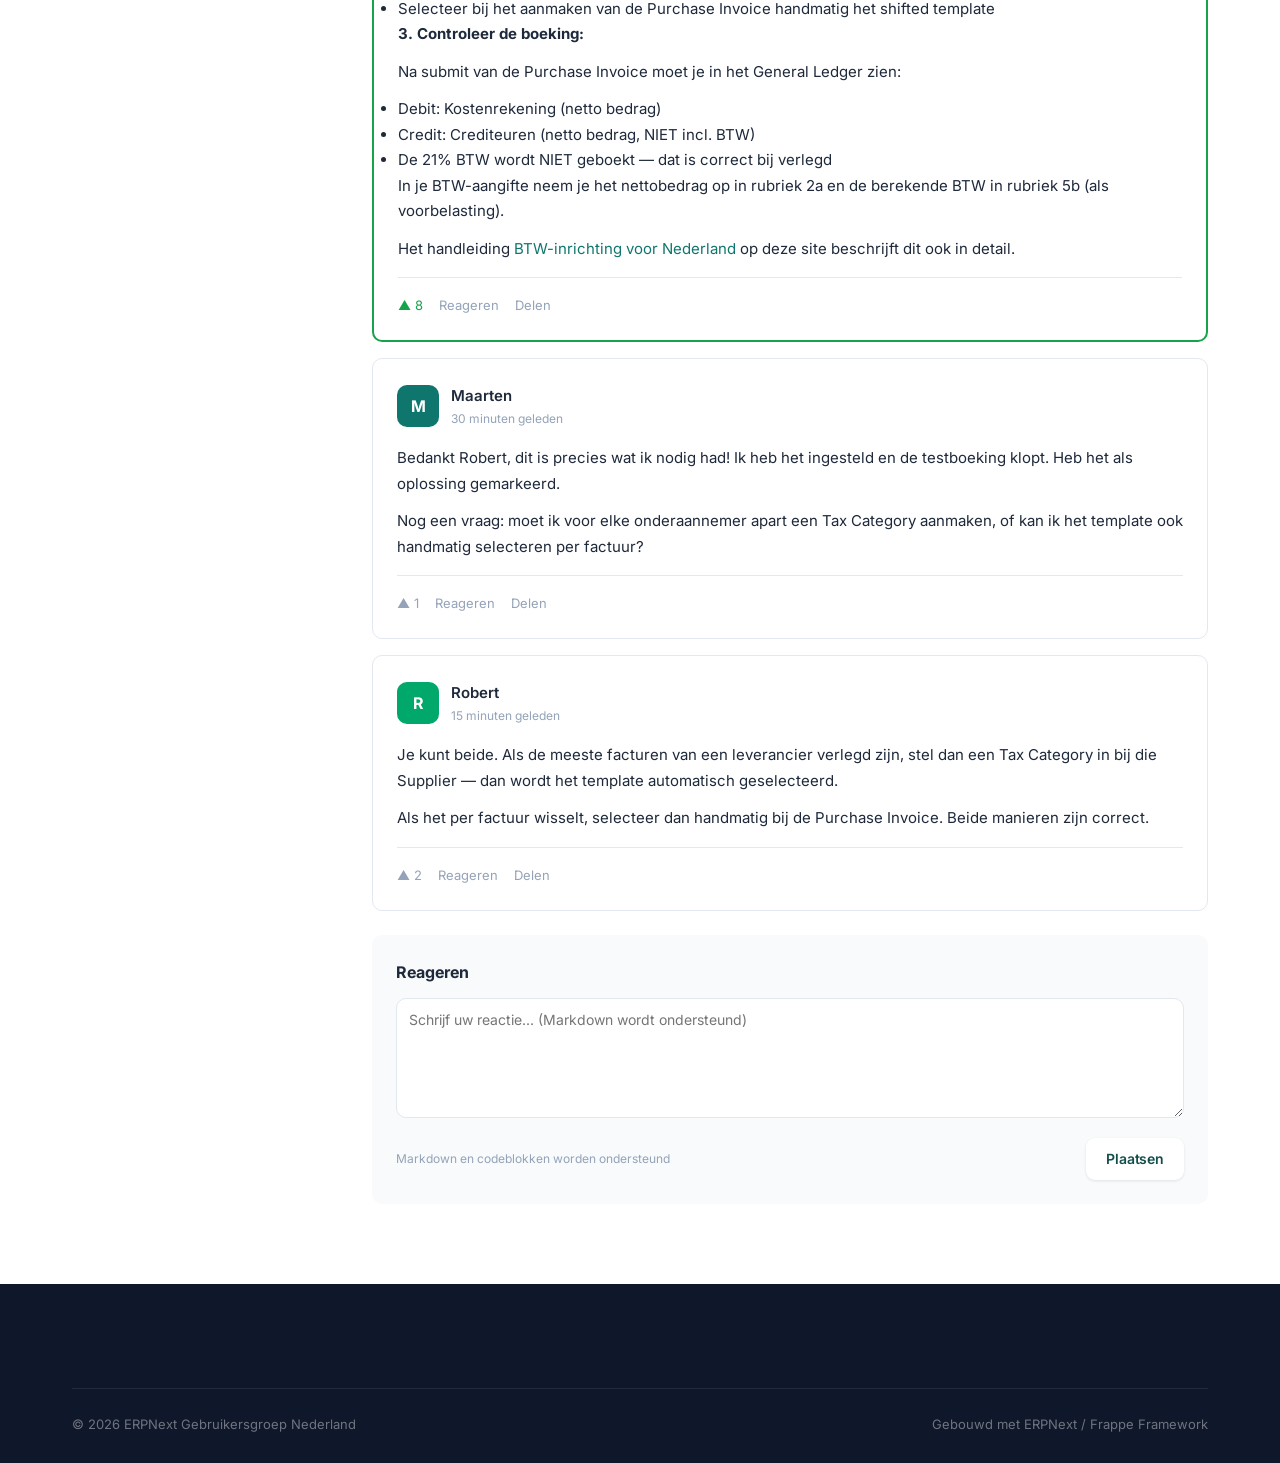
<file: mockup/forum-post.html>
<!DOCTYPE html>
<html lang="nl">
<head>
  <meta charset="UTF-8">
  <meta name="viewport" content="width=device-width, initial-scale=1.0">
  <title>BTW-verleggingsregeling voor onderaannemers — Forum — ERPNext Gebruikersgroep Nederland</title>
  <link rel="stylesheet" href="css/style.css">
  <link href="https://fonts.googleapis.com/css2?family=Inter:wght@400;500;600;700;800&display=swap" rel="stylesheet">
  <style>
    .post-box { background: var(--bg); border: 1px solid var(--border); border-radius: var(--radius); padding: 24px; margin-bottom: 16px; }
    .post-box.is-solution { border-color: var(--success); border-width: 2px; }
    .post-author { display: flex; align-items: center; gap: 12px; margin-bottom: 16px; }
    .post-author-name { font-weight: 600; font-size: 15px; }
    .post-author-meta { font-size: 12px; color: var(--text-muted); }
    .post-body { font-size: 15px; line-height: 1.7; }
    .post-body p { margin-bottom: 12px; }
    .post-body code { background: var(--bg-light); padding: 2px 6px; border-radius: 4px; font-size: 13px; }
    .post-body pre { background: var(--bg-light); padding: 16px; border-radius: var(--radius); font-size: 13px; overflow-x: auto; margin: 12px 0; }
    .post-actions { display: flex; gap: 16px; margin-top: 16px; padding-top: 16px; border-top: 1px solid var(--border); font-size: 13px; }
    .post-actions a { color: var(--text-muted); display: flex; align-items: center; gap: 4px; }
    .post-actions a:hover { color: var(--primary); }
    .solution-badge { display: inline-flex; align-items: center; gap: 4px; background: rgba(0,168,107,0.1); color: var(--success); padding: 4px 12px; border-radius: 20px; font-size: 12px; font-weight: 600; }
    .reply-box { background: var(--bg-light); border-radius: var(--radius); padding: 24px; margin-top: 24px; }
    .reply-box textarea { width: 100%; border: 1px solid var(--border); border-radius: var(--radius); padding: 12px; font-family: var(--font); font-size: 14px; min-height: 120px; resize: vertical; }
    .reply-box textarea:focus { outline: none; border-color: var(--primary); }
  </style>
</head>
<body>

<header>
  <div class="container">
    <a href="index.html" class="logo"><span class="logo-icon">NL</span> ERPNext Gebruikersgroep Nederland</a>
    <button class="nav-toggle">&#9776;</button>
    <nav>
      <a href="waarom.html">Waarom ERPNext</a>
      <a href="modules.html">Modules</a>
      <a href="nederland.html">Nederland</a>
      <a href="handleidingen.html">Handleidingen</a>
      <a href="forum.html" class="active">Forum</a>
      <a href="agenda.html">Agenda</a>
      <a href="blog.html">Blog</a>
      <a href="partners.html">Partners</a>
      <a href="over-ons.html">Over ons</a>
    </nav>
  </div>
</header>

<section style="padding: 24px 0 0;">
  <div class="container">
    <div class="breadcrumb">
      <a href="forum.html">Forum</a> &rsaquo;
      <a href="#">Boekhouding &amp; Financieel</a> &rsaquo;
      BTW-verleggingsregeling
    </div>
  </div>
</section>

<section style="padding-top: 16px;">
  <div class="container">
    <div class="page-with-sidebar">

      <!-- SIDEBAR -->
      <aside class="sidebar">
        <div class="sidebar-section">
          <h4>Topic Info</h4>
          <div style="padding: 0 16px; font-size: 13px; color: var(--text-light);">
            <p><strong>Categorie:</strong> Boekhouding &amp; Financieel</p>
            <p><strong>Aangemaakt:</strong> 24 mrt 2026</p>
            <p><strong>Reacties:</strong> 4</p>
            <p><strong>Views:</strong> 28</p>
          </div>
        </div>
        <div class="sidebar-section">
          <h4>Gerelateerde handleidingen</h4>
          <div class="sidebar-nav">
            <a href="handleidingen.html">BTW-inrichting voor Nederland</a>
            <a href="handleidingen.html">Bedrijfsinrichting</a>
          </div>
        </div>
        <div class="sidebar-section">
          <h4>Tags</h4>
          <div style="padding: 0 16px; display: flex; gap: 6px; flex-wrap: wrap;">
            <span class="badge badge-primary">BTW</span>
            <span class="badge badge-primary">verlegd</span>
            <span class="badge badge-primary">bouw</span>
          </div>
        </div>
      </aside>

      <!-- MAIN CONTENT -->
      <div>
        <h1 style="font-size: 24px; margin-bottom: 24px;">Hoe stel ik de BTW-verleggingsregeling in voor onderaannemers?</h1>

        <!-- ORIGINAL POST -->
        <div class="post-box">
          <div class="post-author">
            <div class="forum-avatar">M</div>
            <div>
              <div class="post-author-name">Maarten</div>
              <div class="post-author-meta">2 uur geleden &middot; Bewerkt</div>
            </div>
          </div>
          <div class="post-body">
            <p>Hallo allemaal,</p>
            <p>Ik ben bezig met het inrichten van de boekhouding voor ons bouwbedrijf. We werken met onderaannemers die facturen sturen met "BTW verlegd". Hoe stel ik dit correct in in ERPNext?</p>
            <p>Ik heb al een Purchase Tax Template aangemaakt met 21% shifted, maar ik weet niet zeker of de boeking dan correct loopt. De BTW moet namelijk zowel als schuld als als voorbelasting worden geboekt.</p>
            <p>Huidige setup:</p>
            <ul>
              <li>ERPNext v15</li>
              <li>Company: Nederlands bedrijf (bouw)</li>
              <li>Standaard grootboekschema</li>
            </ul>
            <p>Heeft iemand hier ervaring mee?</p>
          </div>
          <div class="post-actions">
            <a href="#">&#9650; 3</a>
            <a href="#">Reageren</a>
            <a href="#">Delen</a>
          </div>
        </div>

        <!-- REPLY 1 -->
        <div class="post-box">
          <div class="post-author">
            <div class="forum-avatar" style="background: #6c5ce7;">P</div>
            <div>
              <div class="post-author-name">Pieter</div>
              <div class="post-author-meta">1 uur geleden</div>
            </div>
          </div>
          <div class="post-body">
            <p>Hi Maarten, je hebt twee opties:</p>
            <p><strong>Optie 1: Shifted template</strong> — Maak een Purchase Tax Template "Netherlands VAT shifted 21%". Hierbij wordt de BTW niet betaald aan de leverancier maar verlegd naar je eigen aangifte.</p>
            <p><strong>Optie 2: Reverse Charge</strong> — Gebruik "NL Reverse Charge 21% VAT". Hierbij wordt 21% BTW tegelijk als schuld &eacute;n als voorbelasting geboekt. Per saldo geen effect op de kas, maar het staat correct op je BTW-aangifte (rubriek 2a).</p>
            <p>Voor onderaannemers in de bouw is optie 1 het meest gebruikelijk. De verleggingsregeling in de bouw valt onder rubriek 2a van de BTW-aangifte.</p>
          </div>
          <div class="post-actions">
            <a href="#">&#9650; 5</a>
            <a href="#">Reageren</a>
            <a href="#">Delen</a>
          </div>
        </div>

        <!-- REPLY 2 - SOLUTION -->
        <div class="post-box is-solution">
          <div class="post-author">
            <div class="forum-avatar" style="background: #00a86b;">R</div>
            <div>
              <div class="post-author-name">Robert</div>
              <div class="post-author-meta">45 minuten geleden &middot; <span class="solution-badge">&#10003; Oplossing</span></div>
            </div>
          </div>
          <div class="post-body">
            <p>Om het concreet te maken, hier de stappen:</p>
            <p><strong>1. Maak een Purchase Tax Template aan:</strong></p>
            <pre>Naam: Netherlands VAT shifted 21%
Company: [uw bedrijf]
Tax Category: (leeg of apart aanmaken)

Row 1:
  Charge Type: On Net Total
  Account Head: VAT 21% Shifted - [AFK]
  Rate: 21
  Description: BTW 21% verlegd</pre>
            <p><strong>2. Bij de Supplier:</strong></p>
            <ul>
              <li>Stel geen speciale Tax Category in, of maak een aparte "BTW Verlegd" category</li>
              <li>Selecteer bij het aanmaken van de Purchase Invoice handmatig het shifted template</li>
            </ul>
            <p><strong>3. Controleer de boeking:</strong></p>
            <p>Na submit van de Purchase Invoice moet je in het General Ledger zien:</p>
            <ul>
              <li>Debit: Kostenrekening (netto bedrag)</li>
              <li>Credit: Crediteuren (netto bedrag, NIET incl. BTW)</li>
              <li>De 21% BTW wordt NIET geboekt — dat is correct bij verlegd</li>
            </ul>
            <p>In je BTW-aangifte neem je het nettobedrag op in rubriek 2a en de berekende BTW in rubriek 5b (als voorbelasting).</p>
            <p>Het handleiding <a href="handleidingen.html">BTW-inrichting voor Nederland</a> op deze site beschrijft dit ook in detail.</p>
          </div>
          <div class="post-actions">
            <a href="#" style="color: var(--success);">&#9650; 8</a>
            <a href="#">Reageren</a>
            <a href="#">Delen</a>
          </div>
        </div>

        <!-- REPLY 3 -->
        <div class="post-box">
          <div class="post-author">
            <div class="forum-avatar">M</div>
            <div>
              <div class="post-author-name">Maarten</div>
              <div class="post-author-meta">30 minuten geleden</div>
            </div>
          </div>
          <div class="post-body">
            <p>Bedankt Robert, dit is precies wat ik nodig had! Ik heb het ingesteld en de testboeking klopt. Heb het als oplossing gemarkeerd.</p>
            <p>Nog een vraag: moet ik voor elke onderaannemer apart een Tax Category aanmaken, of kan ik het template ook handmatig selecteren per factuur?</p>
          </div>
          <div class="post-actions">
            <a href="#">&#9650; 1</a>
            <a href="#">Reageren</a>
            <a href="#">Delen</a>
          </div>
        </div>

        <!-- REPLY 4 -->
        <div class="post-box">
          <div class="post-author">
            <div class="forum-avatar" style="background: #00a86b;">R</div>
            <div>
              <div class="post-author-name">Robert</div>
              <div class="post-author-meta">15 minuten geleden</div>
            </div>
          </div>
          <div class="post-body">
            <p>Je kunt beide. Als de meeste facturen van een leverancier verlegd zijn, stel dan een Tax Category in bij die Supplier — dan wordt het template automatisch geselecteerd.</p>
            <p>Als het per factuur wisselt, selecteer dan handmatig bij de Purchase Invoice. Beide manieren zijn correct.</p>
          </div>
          <div class="post-actions">
            <a href="#">&#9650; 2</a>
            <a href="#">Reageren</a>
            <a href="#">Delen</a>
          </div>
        </div>

        <!-- REPLY BOX -->
        <div class="reply-box">
          <h3 style="font-size: 16px; margin-bottom: 12px;">Reageren</h3>
          <textarea placeholder="Schrijf uw reactie... (Markdown wordt ondersteund)"></textarea>
          <div style="display: flex; justify-content: space-between; align-items: center; margin-top: 12px;">
            <span style="font-size: 12px; color: var(--text-muted);">Markdown en codeblokken worden ondersteund</span>
            <a href="#" class="btn btn-primary btn-sm">Plaatsen</a>
          </div>
        </div>

      </div>
    </div>
  </div>
</section>

<footer>
  <div class="container">
    <div class="footer-bottom">
      <span>&copy; 2026 ERPNext Gebruikersgroep Nederland</span>
      <span>Gebouwd met ERPNext / Frappe Framework</span>
    </div>
  </div>
</footer>

</body>
</html>
</file>
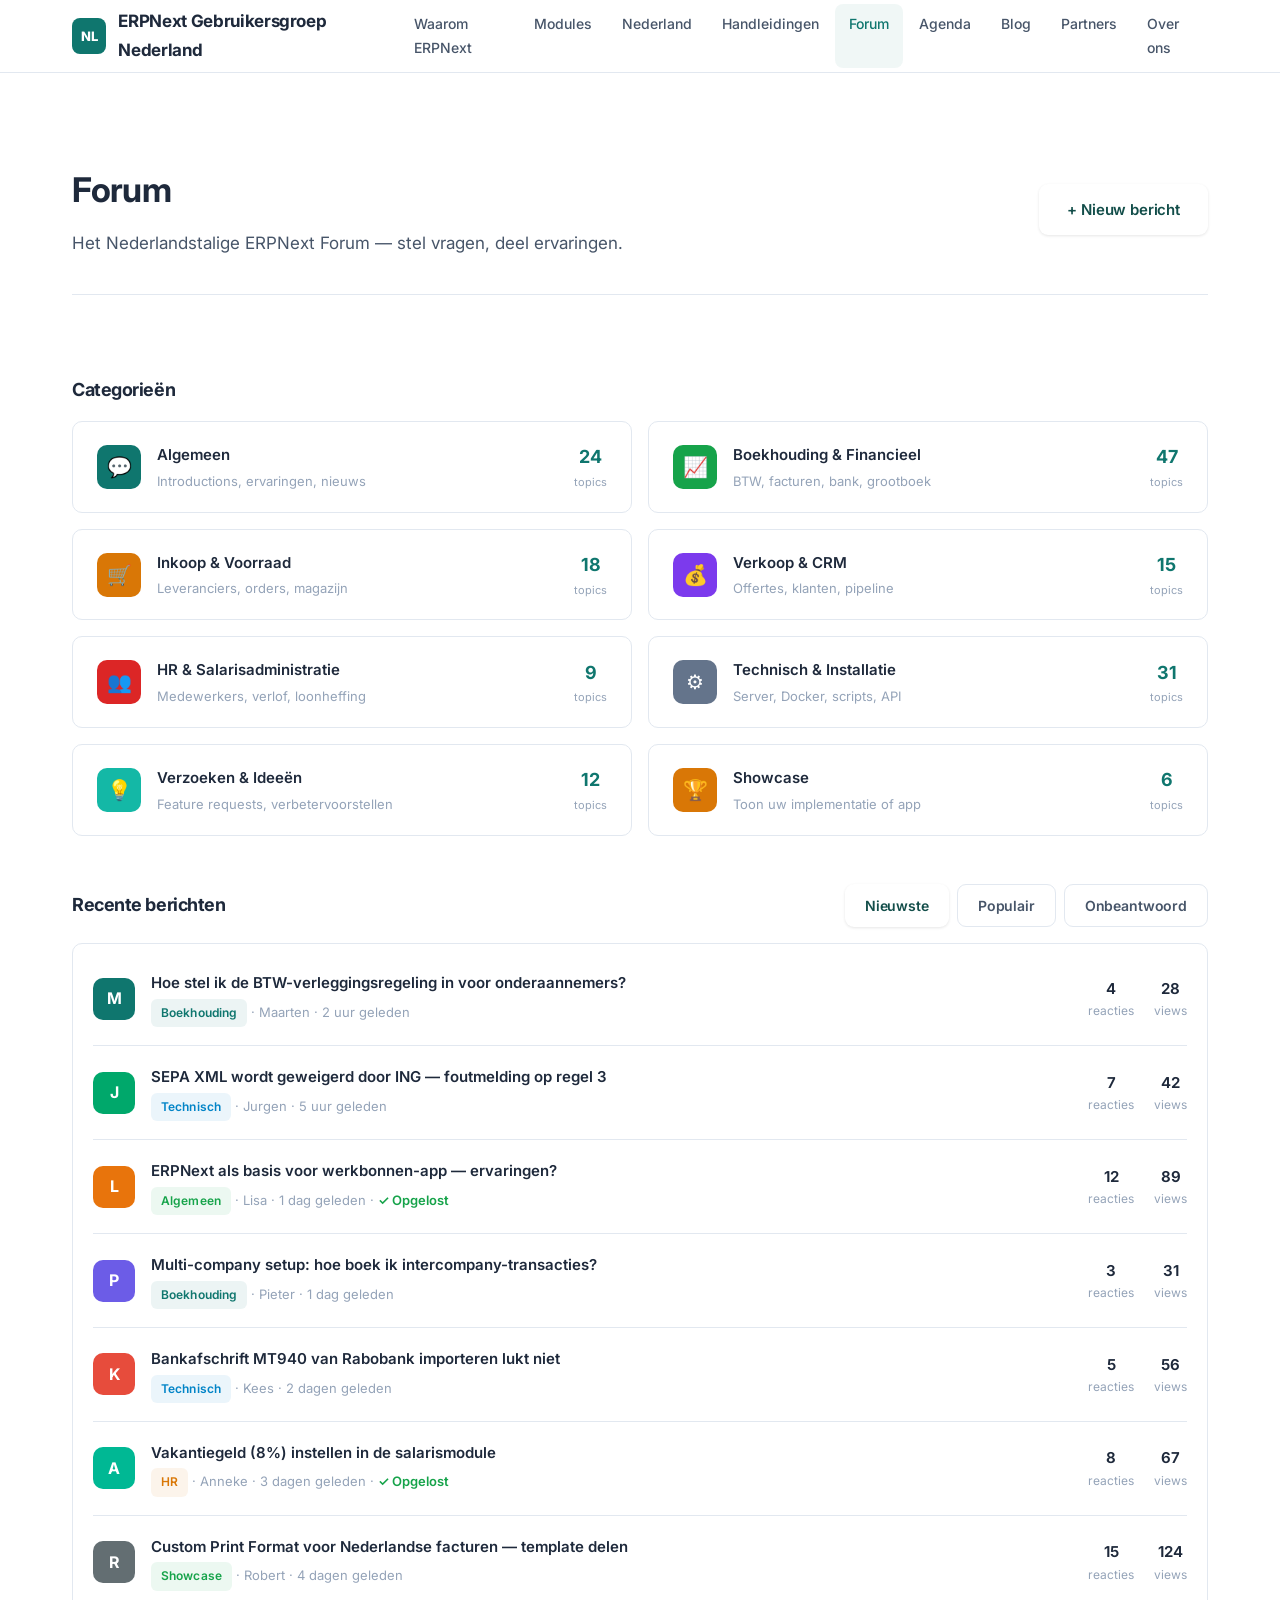
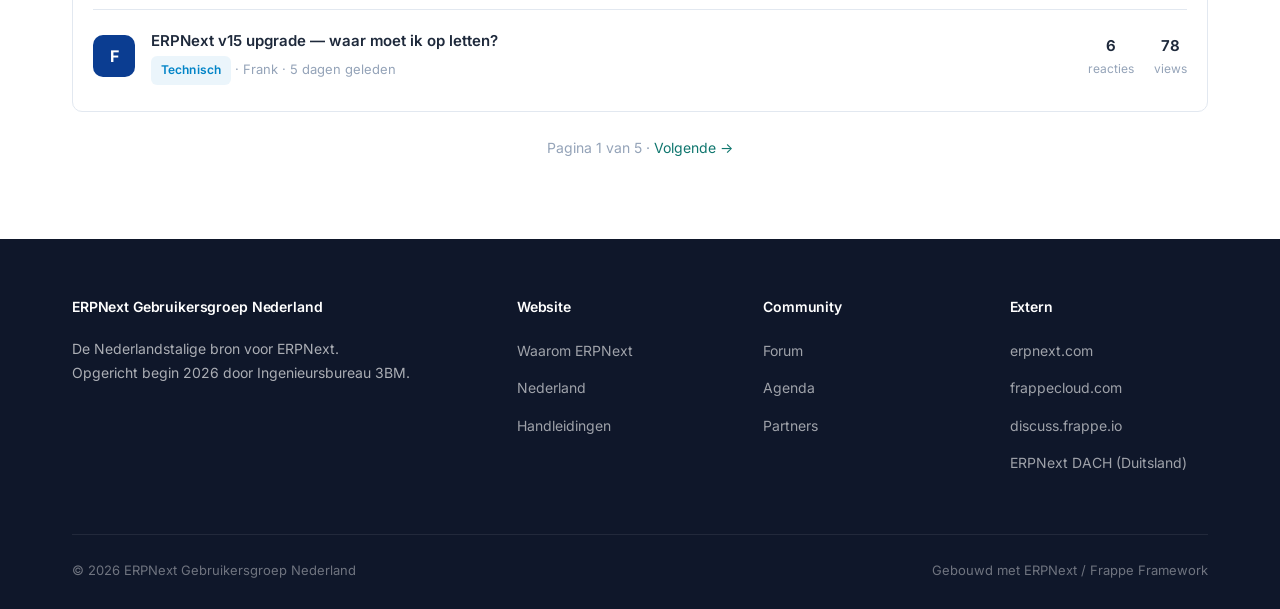
<file: mockup/forum.html>
<!DOCTYPE html>
<html lang="nl">
<head>
  <meta charset="UTF-8">
  <meta name="viewport" content="width=device-width, initial-scale=1.0">
  <title>Forum — ERPNext Gebruikersgroep Nederland</title>
  <link rel="stylesheet" href="css/style.css">
  <link href="https://fonts.googleapis.com/css2?family=Inter:wght@400;500;600;700;800&display=swap" rel="stylesheet">
</head>
<body>

<!-- HEADER -->
<header>
  <div class="container">
    <a href="index.html" class="logo">
      <span class="logo-icon">NL</span>
      ERPNext Gebruikersgroep Nederland
    </a>
    <button class="nav-toggle">&#9776;</button>
    <nav>
      <a href="waarom.html">Waarom ERPNext</a>
      <a href="modules.html">Modules</a>
      <a href="nederland.html">Nederland</a>
      <a href="handleidingen.html">Handleidingen</a>
      <a href="forum.html" class="active">Forum</a>
      <a href="agenda.html">Agenda</a>
      <a href="blog.html">Blog</a>
      <a href="partners.html">Partners</a>
      <a href="over-ons.html">Over ons</a>
    </nav>
  </div>
</header>

<section style="padding: 32px 0 0;">
  <div class="container">
    <div class="page-header" style="display: flex; justify-content: space-between; align-items: center;">
      <div>
        <h1>Forum</h1>
        <p>Het Nederlandstalige ERPNext Forum — stel vragen, deel ervaringen.</p>
      </div>
      <a href="#" class="btn btn-primary">+ Nieuw bericht</a>
    </div>
  </div>
</section>

<!-- CATEGORIES -->
<section style="padding-top: 32px;">
  <div class="container">
    <h2 style="font-size: 18px; margin-bottom: 16px;">Categorie&euml;n</h2>
    <div class="forum-categories">
      <div class="forum-cat">
        <div class="forum-cat-icon blue">&#128172;</div>
        <div>
          <h4>Algemeen</h4>
          <p>Introductions, ervaringen, nieuws</p>
        </div>
        <div class="count"><div class="count-num">24</div><div class="count-label">topics</div></div>
      </div>
      <div class="forum-cat">
        <div class="forum-cat-icon green">&#128200;</div>
        <div>
          <h4>Boekhouding &amp; Financieel</h4>
          <p>BTW, facturen, bank, grootboek</p>
        </div>
        <div class="count"><div class="count-num">47</div><div class="count-label">topics</div></div>
      </div>
      <div class="forum-cat">
        <div class="forum-cat-icon orange">&#128722;</div>
        <div>
          <h4>Inkoop &amp; Voorraad</h4>
          <p>Leveranciers, orders, magazijn</p>
        </div>
        <div class="count"><div class="count-num">18</div><div class="count-label">topics</div></div>
      </div>
      <div class="forum-cat">
        <div class="forum-cat-icon purple">&#128176;</div>
        <div>
          <h4>Verkoop &amp; CRM</h4>
          <p>Offertes, klanten, pipeline</p>
        </div>
        <div class="count"><div class="count-num">15</div><div class="count-label">topics</div></div>
      </div>
      <div class="forum-cat">
        <div class="forum-cat-icon red">&#128101;</div>
        <div>
          <h4>HR &amp; Salarisadministratie</h4>
          <p>Medewerkers, verlof, loonheffing</p>
        </div>
        <div class="count"><div class="count-num">9</div><div class="count-label">topics</div></div>
      </div>
      <div class="forum-cat">
        <div class="forum-cat-icon gray">&#9881;</div>
        <div>
          <h4>Technisch &amp; Installatie</h4>
          <p>Server, Docker, scripts, API</p>
        </div>
        <div class="count"><div class="count-num">31</div><div class="count-label">topics</div></div>
      </div>
      <div class="forum-cat">
        <div class="forum-cat-icon teal">&#128161;</div>
        <div>
          <h4>Verzoeken &amp; Idee&euml;n</h4>
          <p>Feature requests, verbetervoorstellen</p>
        </div>
        <div class="count"><div class="count-num">12</div><div class="count-label">topics</div></div>
      </div>
      <div class="forum-cat">
        <div class="forum-cat-icon orange">&#127942;</div>
        <div>
          <h4>Showcase</h4>
          <p>Toon uw implementatie of app</p>
        </div>
        <div class="count"><div class="count-num">6</div><div class="count-label">topics</div></div>
      </div>
    </div>

    <!-- RECENT POSTS -->
    <div style="display: flex; justify-content: space-between; align-items: center; margin-bottom: 16px;">
      <h2 style="font-size: 18px; margin: 0;">Recente berichten</h2>
      <div style="display: flex; gap: 8px;">
        <a href="#" class="btn btn-sm btn-primary">Nieuwste</a>
        <a href="#" class="btn btn-sm btn-outline" style="color: var(--text-light); border-color: var(--border);">Populair</a>
        <a href="#" class="btn btn-sm btn-outline" style="color: var(--text-light); border-color: var(--border);">Onbeantwoord</a>
      </div>
    </div>

    <div style="background: var(--bg); border: 1px solid var(--border); border-radius: var(--radius); padding: 8px 20px;">

      <div class="forum-post">
        <div class="forum-avatar">M</div>
        <div class="forum-post-content">
          <a href="forum-post.html" class="forum-post-title">Hoe stel ik de BTW-verleggingsregeling in voor onderaannemers?</a>
          <div class="forum-post-meta">
            <span class="badge badge-primary">Boekhouding</span> &middot;
            Maarten &middot; 2 uur geleden
          </div>
        </div>
        <div class="forum-post-stats">
          <div class="forum-post-stat"><strong>4</strong> reacties</div>
          <div class="forum-post-stat"><strong>28</strong> views</div>
        </div>
      </div>

      <div class="forum-post">
        <div class="forum-avatar" style="background: #00a86b;">J</div>
        <div class="forum-post-content">
          <a href="#" class="forum-post-title">SEPA XML wordt geweigerd door ING — foutmelding op regel 3</a>
          <div class="forum-post-meta">
            <span class="badge badge-accent">Technisch</span> &middot;
            Jurgen &middot; 5 uur geleden
          </div>
        </div>
        <div class="forum-post-stats">
          <div class="forum-post-stat"><strong>7</strong> reacties</div>
          <div class="forum-post-stat"><strong>42</strong> views</div>
        </div>
      </div>

      <div class="forum-post">
        <div class="forum-avatar" style="background: #e8740c;">L</div>
        <div class="forum-post-content">
          <a href="#" class="forum-post-title">ERPNext als basis voor werkbonnen-app — ervaringen?</a>
          <div class="forum-post-meta">
            <span class="badge badge-success">Algemeen</span> &middot;
            Lisa &middot; 1 dag geleden &middot;
            <span class="forum-solved">&#10003; Opgelost</span>
          </div>
        </div>
        <div class="forum-post-stats">
          <div class="forum-post-stat"><strong>12</strong> reacties</div>
          <div class="forum-post-stat"><strong>89</strong> views</div>
        </div>
      </div>

      <div class="forum-post">
        <div class="forum-avatar" style="background: #6c5ce7;">P</div>
        <div class="forum-post-content">
          <a href="#" class="forum-post-title">Multi-company setup: hoe boek ik intercompany-transacties?</a>
          <div class="forum-post-meta">
            <span class="badge badge-primary">Boekhouding</span> &middot;
            Pieter &middot; 1 dag geleden
          </div>
        </div>
        <div class="forum-post-stats">
          <div class="forum-post-stat"><strong>3</strong> reacties</div>
          <div class="forum-post-stat"><strong>31</strong> views</div>
        </div>
      </div>

      <div class="forum-post">
        <div class="forum-avatar" style="background: #e74c3c;">K</div>
        <div class="forum-post-content">
          <a href="#" class="forum-post-title">Bankafschrift MT940 van Rabobank importeren lukt niet</a>
          <div class="forum-post-meta">
            <span class="badge badge-accent">Technisch</span> &middot;
            Kees &middot; 2 dagen geleden
          </div>
        </div>
        <div class="forum-post-stats">
          <div class="forum-post-stat"><strong>5</strong> reacties</div>
          <div class="forum-post-stat"><strong>56</strong> views</div>
        </div>
      </div>

      <div class="forum-post">
        <div class="forum-avatar" style="background: #00b894;">A</div>
        <div class="forum-post-content">
          <a href="#" class="forum-post-title">Vakantiegeld (8%) instellen in de salarismodule</a>
          <div class="forum-post-meta">
            <span class="badge badge-warning">HR</span> &middot;
            Anneke &middot; 3 dagen geleden &middot;
            <span class="forum-solved">&#10003; Opgelost</span>
          </div>
        </div>
        <div class="forum-post-stats">
          <div class="forum-post-stat"><strong>8</strong> reacties</div>
          <div class="forum-post-stat"><strong>67</strong> views</div>
        </div>
      </div>

      <div class="forum-post">
        <div class="forum-avatar" style="background: #636e72;">R</div>
        <div class="forum-post-content">
          <a href="#" class="forum-post-title">Custom Print Format voor Nederlandse facturen — template delen</a>
          <div class="forum-post-meta">
            <span class="badge badge-success">Showcase</span> &middot;
            Robert &middot; 4 dagen geleden
          </div>
        </div>
        <div class="forum-post-stats">
          <div class="forum-post-stat"><strong>15</strong> reacties</div>
          <div class="forum-post-stat"><strong>124</strong> views</div>
        </div>
      </div>

      <div class="forum-post">
        <div class="forum-avatar" style="background: #0b3d91;">F</div>
        <div class="forum-post-content">
          <a href="#" class="forum-post-title">ERPNext v15 upgrade — waar moet ik op letten?</a>
          <div class="forum-post-meta">
            <span class="badge badge-accent">Technisch</span> &middot;
            Frank &middot; 5 dagen geleden
          </div>
        </div>
        <div class="forum-post-stats">
          <div class="forum-post-stat"><strong>6</strong> reacties</div>
          <div class="forum-post-stat"><strong>78</strong> views</div>
        </div>
      </div>

    </div>

    <div style="text-align: center; margin-top: 24px; color: var(--text-muted); font-size: 14px;">
      Pagina 1 van 5 &middot; <a href="#">Volgende &rarr;</a>
    </div>

  </div>
</section>

<!-- FOOTER -->
<footer>
  <div class="container">
    <div class="footer-grid">
      <div>
        <h4>ERPNext Gebruikersgroep Nederland</h4>
        <p style="font-size: 14px;">De Nederlandstalige bron voor ERPNext.<br>Opgericht begin 2026 door Ingenieursbureau 3BM.</p>
      </div>
      <div>
        <h4>Website</h4>
        <ul>
          <li><a href="waarom.html">Waarom ERPNext</a></li>
          <li><a href="nederland.html">Nederland</a></li>
          <li><a href="handleidingen.html">Handleidingen</a></li>
        </ul>
      </div>
      <div>
        <h4>Community</h4>
        <ul>
          <li><a href="forum.html">Forum</a></li>
          <li><a href="agenda.html">Agenda</a></li>
          <li><a href="partners.html">Partners</a></li>
        </ul>
      </div>
      <div>
        <h4>Extern</h4>
        <ul>
          <li><a href="https://erpnext.com">erpnext.com</a></li>
          <li><a href="https://frappecloud.com">frappecloud.com</a></li>
          <li><a href="https://discuss.frappe.io">discuss.frappe.io</a></li>
          <li><a href="https://discuss.erpnext.com/c/erpnext-dach">ERPNext DACH (Duitsland)</a></li>
        </ul>
      </div>
    </div>
    <div class="footer-bottom">
      <span>&copy; 2026 ERPNext Gebruikersgroep Nederland</span>
      <span>Gebouwd met ERPNext / Frappe Framework</span>
    </div>
  </div>
</footer>

</body>
</html>
</file>
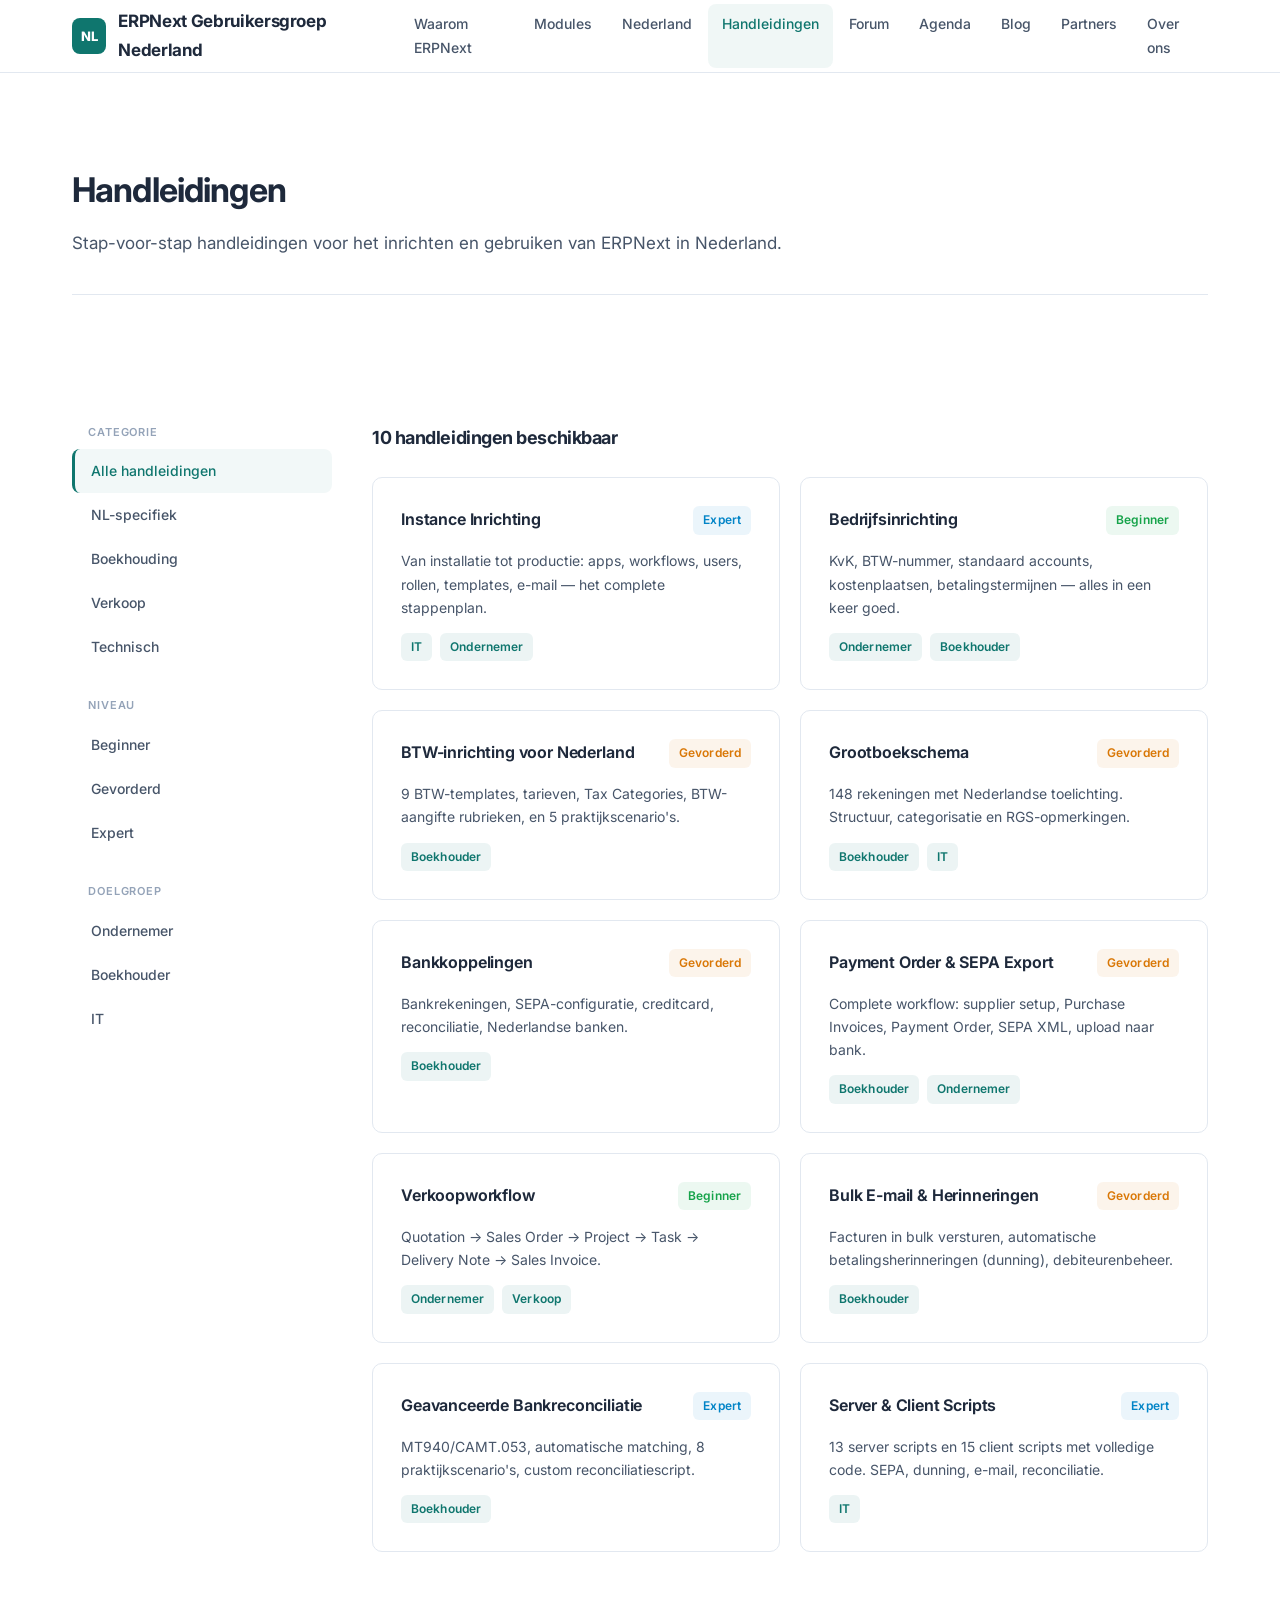
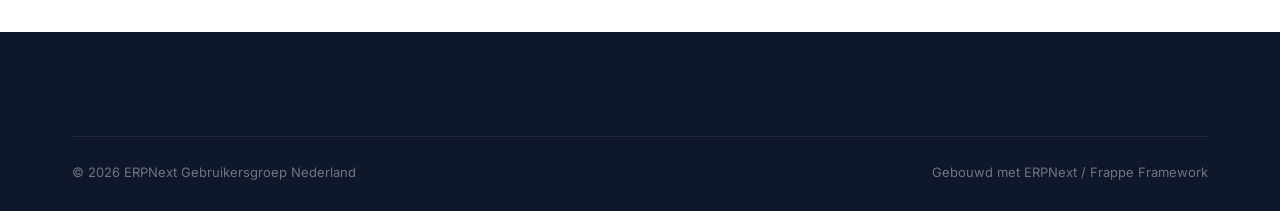
<file: mockup/handleidingen.html>
<!DOCTYPE html>
<html lang="nl">
<head>
  <meta charset="UTF-8">
  <meta name="viewport" content="width=device-width, initial-scale=1.0">
  <title>Handleidingen — ERPNext Gebruikersgroep Nederland</title>
  <link rel="stylesheet" href="css/style.css">
  <link href="https://fonts.googleapis.com/css2?family=Inter:wght@400;500;600;700;800&display=swap" rel="stylesheet">
</head>
<body>

<header>
  <div class="container">
    <a href="index.html" class="logo"><span class="logo-icon">NL</span> ERPNext Gebruikersgroep Nederland</a>
    <button class="nav-toggle">&#9776;</button>
    <nav>
      <a href="waarom.html">Waarom ERPNext</a>
      <a href="modules.html">Modules</a>
      <a href="nederland.html">Nederland</a>
      <a href="handleidingen.html" class="active">Handleidingen</a>
      <a href="forum.html">Forum</a>
      <a href="agenda.html">Agenda</a>
      <a href="blog.html">Blog</a>
      <a href="partners.html">Partners</a>
      <a href="over-ons.html">Over ons</a>
    </nav>
  </div>
</header>

<section style="padding: 32px 0 0;">
  <div class="container">
    <div class="page-header">
      <h1>Handleidingen</h1>
      <p>Stap-voor-stap handleidingen voor het inrichten en gebruiken van ERPNext in Nederland.</p>
    </div>
  </div>
</section>

<section>
  <div class="container">
    <div class="page-with-sidebar">

      <aside class="sidebar">
        <div class="sidebar-section">
          <h4>Categorie</h4>
          <div class="sidebar-nav">
            <a href="#" class="active">Alle handleidingen</a>
            <a href="#">NL-specifiek</a>
            <a href="#">Boekhouding</a>
            <a href="#">Verkoop</a>
            <a href="#">Technisch</a>
          </div>
        </div>
        <div class="sidebar-section">
          <h4>Niveau</h4>
          <div class="sidebar-nav">
            <a href="#">Beginner</a>
            <a href="#">Gevorderd</a>
            <a href="#">Expert</a>
          </div>
        </div>
        <div class="sidebar-section">
          <h4>Doelgroep</h4>
          <div class="sidebar-nav">
            <a href="#">Ondernemer</a>
            <a href="#">Boekhouder</a>
            <a href="#">IT</a>
          </div>
        </div>
      </aside>

      <div>
        <h2 style="font-size: 18px; margin-bottom: 24px; border: none; padding: 0;">10 handleidingen beschikbaar</h2>

        <div class="grid grid-2">

          <a href="#" class="card card-link">
            <div style="display: flex; justify-content: space-between; align-items: start; margin-bottom: 8px;">
              <h3 style="font-size: 16px;">Instance Inrichting</h3>
              <span class="badge badge-accent">Expert</span>
            </div>
            <p>Van installatie tot productie: apps, workflows, users, rollen, templates, e-mail — het complete stappenplan.</p>
            <div class="card-meta" style="display: flex; gap: 8px;">
              <span class="badge badge-primary">IT</span>
              <span class="badge badge-primary">Ondernemer</span>
            </div>
          </a>

          <a href="#" class="card card-link">
            <div style="display: flex; justify-content: space-between; align-items: start; margin-bottom: 8px;">
              <h3 style="font-size: 16px;">Bedrijfsinrichting</h3>
              <span class="badge badge-success">Beginner</span>
            </div>
            <p>KvK, BTW-nummer, standaard accounts, kostenplaatsen, betalingstermijnen — alles in een keer goed.</p>
            <div class="card-meta" style="display: flex; gap: 8px;">
              <span class="badge badge-primary">Ondernemer</span>
              <span class="badge badge-primary">Boekhouder</span>
            </div>
          </a>

          <a href="#" class="card card-link">
            <div style="display: flex; justify-content: space-between; align-items: start; margin-bottom: 8px;">
              <h3 style="font-size: 16px;">BTW-inrichting voor Nederland</h3>
              <span class="badge badge-warning">Gevorderd</span>
            </div>
            <p>9 BTW-templates, tarieven, Tax Categories, BTW-aangifte rubrieken, en 5 praktijkscenario's.</p>
            <div class="card-meta" style="display: flex; gap: 8px;">
              <span class="badge badge-primary">Boekhouder</span>
            </div>
          </a>

          <a href="#" class="card card-link">
            <div style="display: flex; justify-content: space-between; align-items: start; margin-bottom: 8px;">
              <h3 style="font-size: 16px;">Grootboekschema</h3>
              <span class="badge badge-warning">Gevorderd</span>
            </div>
            <p>148 rekeningen met Nederlandse toelichting. Structuur, categorisatie en RGS-opmerkingen.</p>
            <div class="card-meta" style="display: flex; gap: 8px;">
              <span class="badge badge-primary">Boekhouder</span>
              <span class="badge badge-primary">IT</span>
            </div>
          </a>

          <a href="#" class="card card-link">
            <div style="display: flex; justify-content: space-between; align-items: start; margin-bottom: 8px;">
              <h3 style="font-size: 16px;">Bankkoppelingen</h3>
              <span class="badge badge-warning">Gevorderd</span>
            </div>
            <p>Bankrekeningen, SEPA-configuratie, creditcard, reconciliatie, Nederlandse banken.</p>
            <div class="card-meta" style="display: flex; gap: 8px;">
              <span class="badge badge-primary">Boekhouder</span>
            </div>
          </a>

          <a href="#" class="card card-link">
            <div style="display: flex; justify-content: space-between; align-items: start; margin-bottom: 8px;">
              <h3 style="font-size: 16px;">Payment Order &amp; SEPA Export</h3>
              <span class="badge badge-warning">Gevorderd</span>
            </div>
            <p>Complete workflow: supplier setup, Purchase Invoices, Payment Order, SEPA XML, upload naar bank.</p>
            <div class="card-meta" style="display: flex; gap: 8px;">
              <span class="badge badge-primary">Boekhouder</span>
              <span class="badge badge-primary">Ondernemer</span>
            </div>
          </a>

          <a href="#" class="card card-link">
            <div style="display: flex; justify-content: space-between; align-items: start; margin-bottom: 8px;">
              <h3 style="font-size: 16px;">Verkoopworkflow</h3>
              <span class="badge badge-success">Beginner</span>
            </div>
            <p>Quotation &rarr; Sales Order &rarr; Project &rarr; Task &rarr; Delivery Note &rarr; Sales Invoice.</p>
            <div class="card-meta" style="display: flex; gap: 8px;">
              <span class="badge badge-primary">Ondernemer</span>
              <span class="badge badge-primary">Verkoop</span>
            </div>
          </a>

          <a href="#" class="card card-link">
            <div style="display: flex; justify-content: space-between; align-items: start; margin-bottom: 8px;">
              <h3 style="font-size: 16px;">Bulk E-mail &amp; Herinneringen</h3>
              <span class="badge badge-warning">Gevorderd</span>
            </div>
            <p>Facturen in bulk versturen, automatische betalingsherinneringen (dunning), debiteurenbeheer.</p>
            <div class="card-meta" style="display: flex; gap: 8px;">
              <span class="badge badge-primary">Boekhouder</span>
            </div>
          </a>

          <a href="#" class="card card-link">
            <div style="display: flex; justify-content: space-between; align-items: start; margin-bottom: 8px;">
              <h3 style="font-size: 16px;">Geavanceerde Bankreconciliatie</h3>
              <span class="badge badge-accent">Expert</span>
            </div>
            <p>MT940/CAMT.053, automatische matching, 8 praktijkscenario's, custom reconciliatiescript.</p>
            <div class="card-meta" style="display: flex; gap: 8px;">
              <span class="badge badge-primary">Boekhouder</span>
            </div>
          </a>

          <a href="#" class="card card-link">
            <div style="display: flex; justify-content: space-between; align-items: start; margin-bottom: 8px;">
              <h3 style="font-size: 16px;">Server &amp; Client Scripts</h3>
              <span class="badge badge-accent">Expert</span>
            </div>
            <p>13 server scripts en 15 client scripts met volledige code. SEPA, dunning, e-mail, reconciliatie.</p>
            <div class="card-meta" style="display: flex; gap: 8px;">
              <span class="badge badge-primary">IT</span>
            </div>
          </a>

        </div>
      </div>
    </div>
  </div>
</section>

<footer>
  <div class="container">
    <div class="footer-bottom">
      <span>&copy; 2026 ERPNext Gebruikersgroep Nederland</span>
      <span>Gebouwd met ERPNext / Frappe Framework</span>
    </div>
  </div>
</footer>

</body>
</html>
</file>
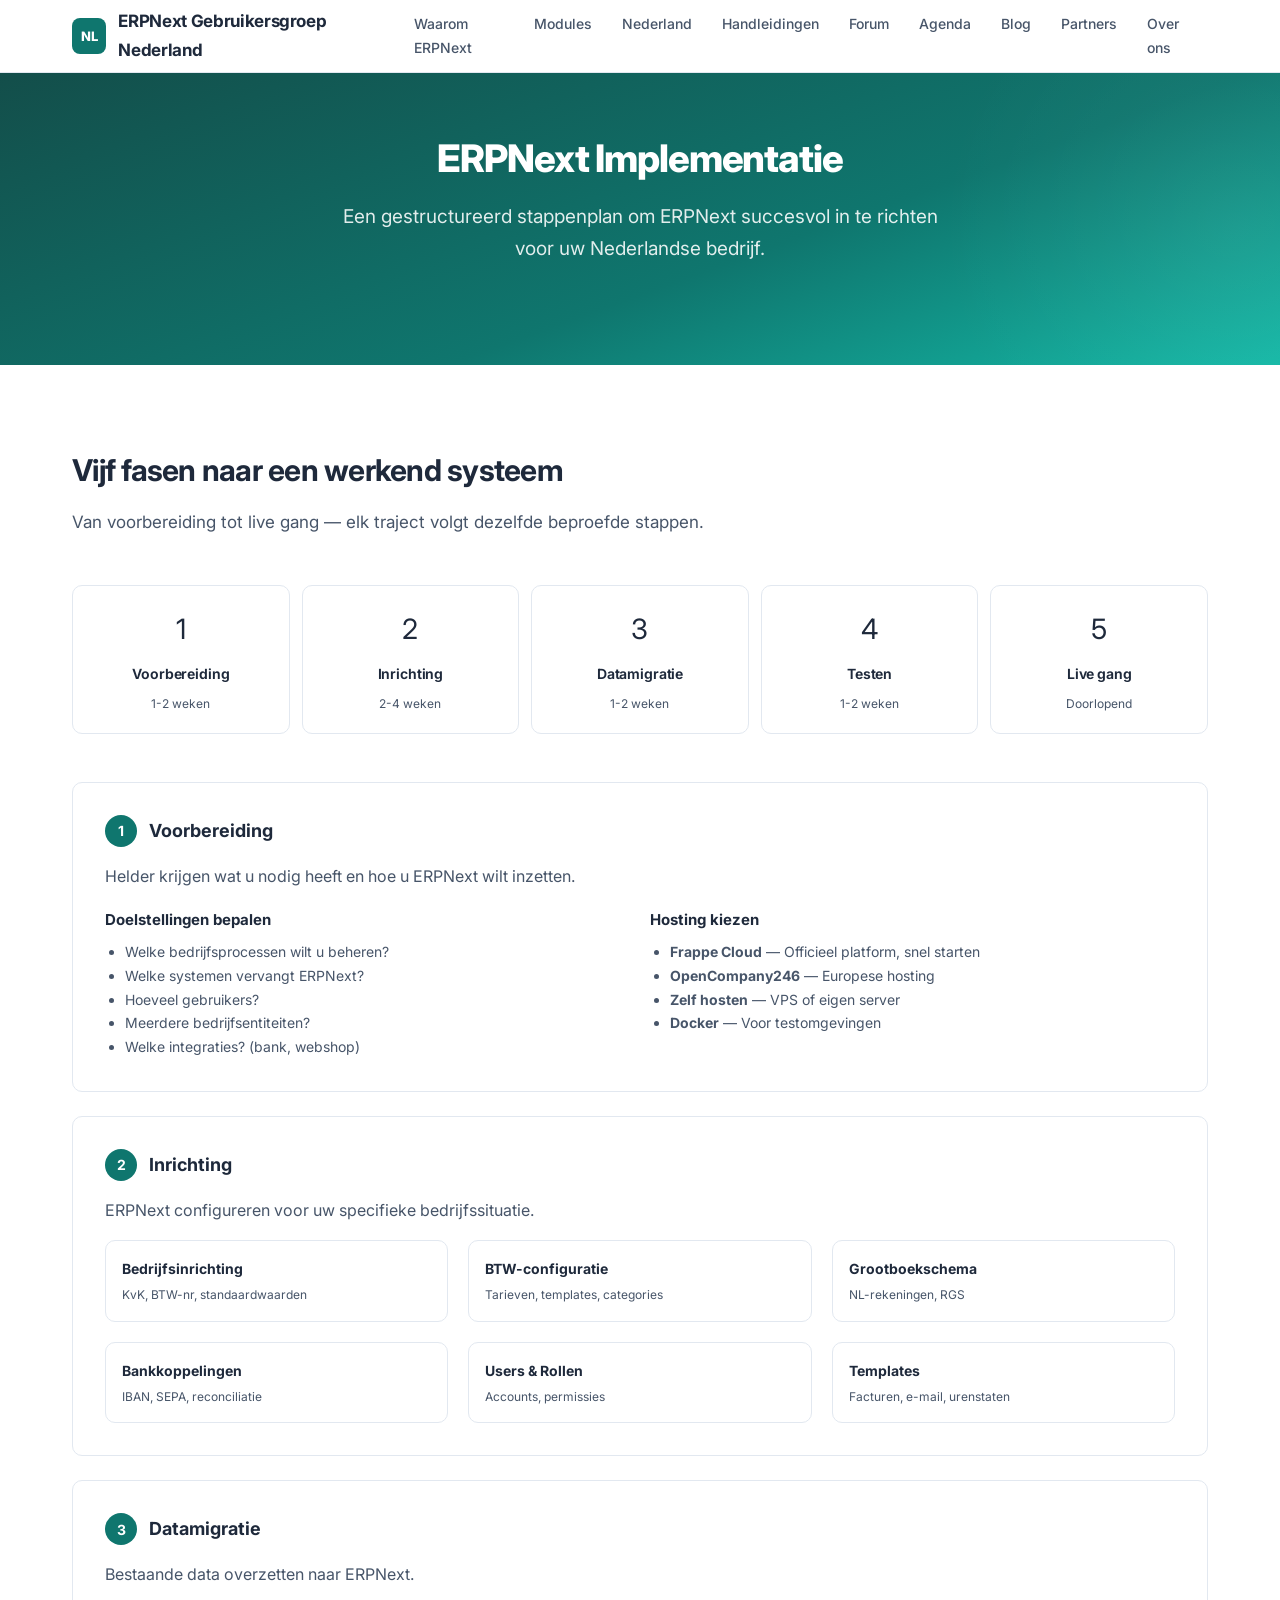
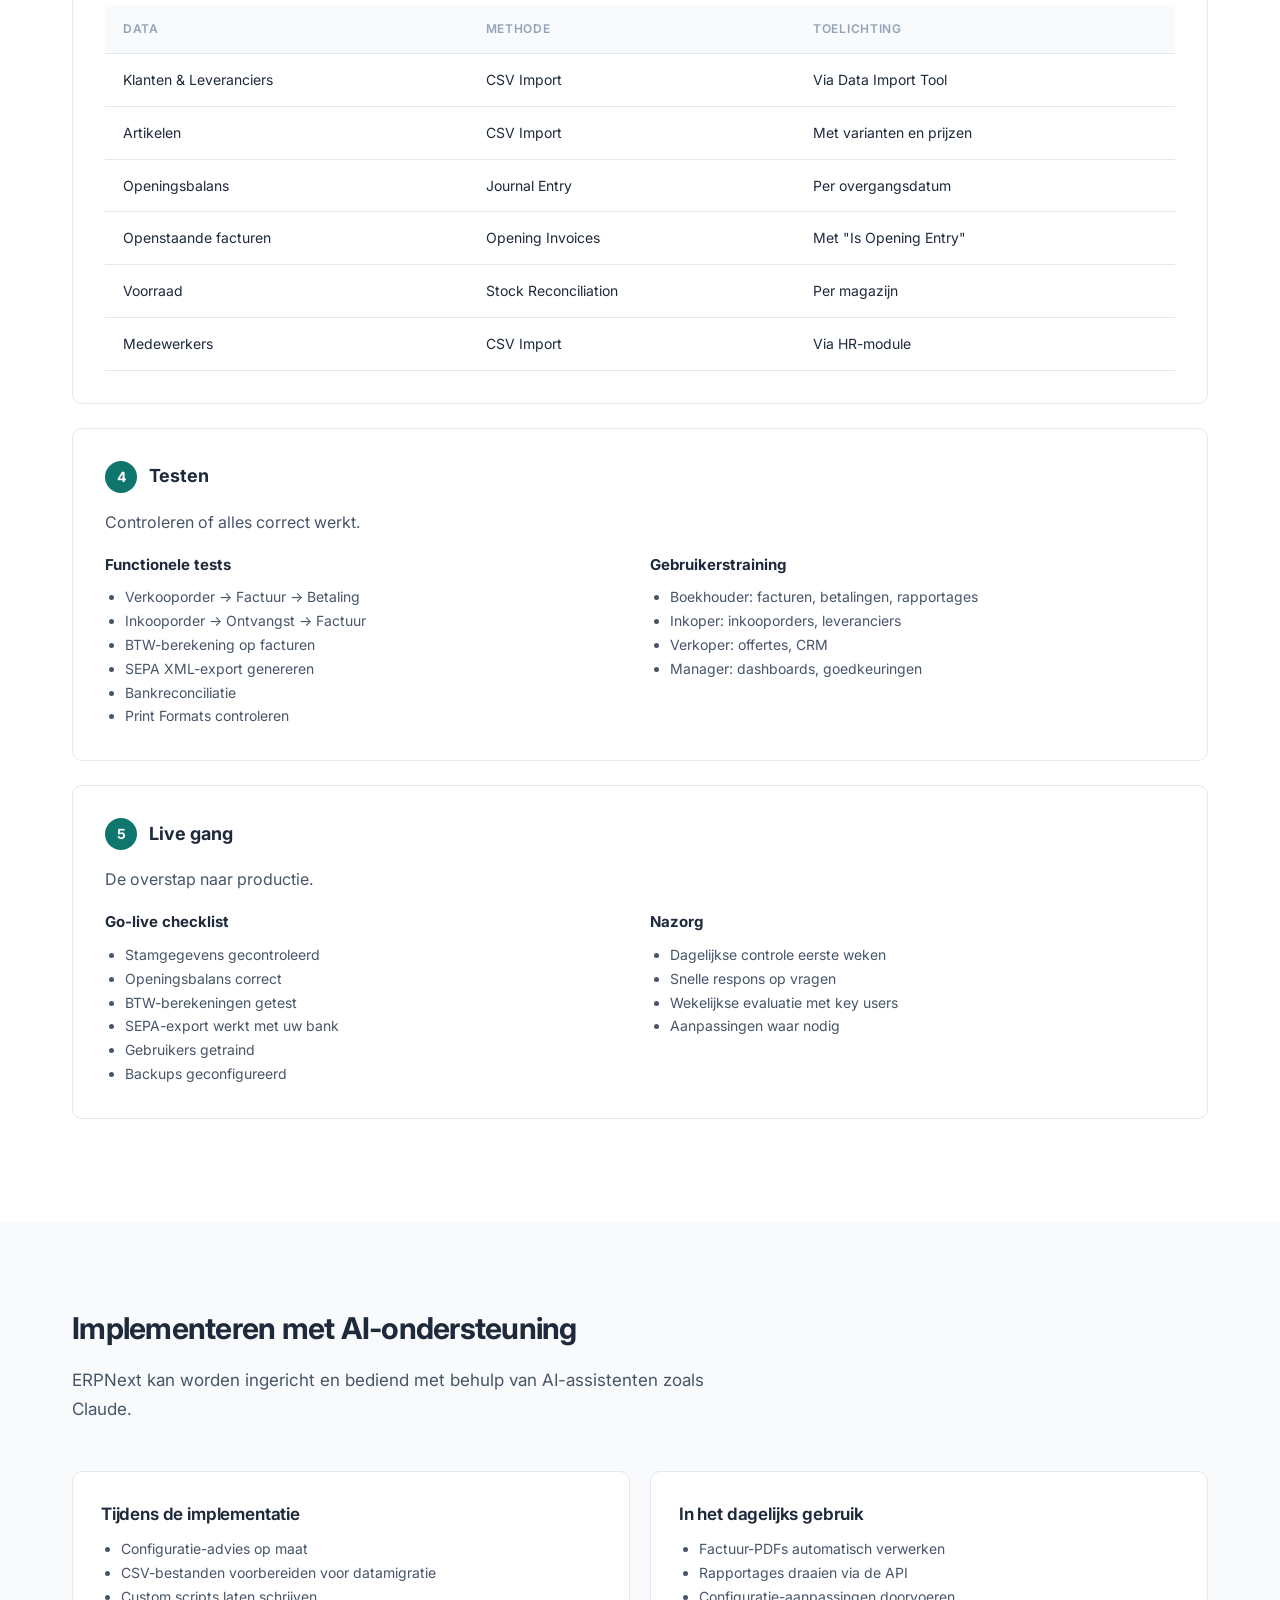
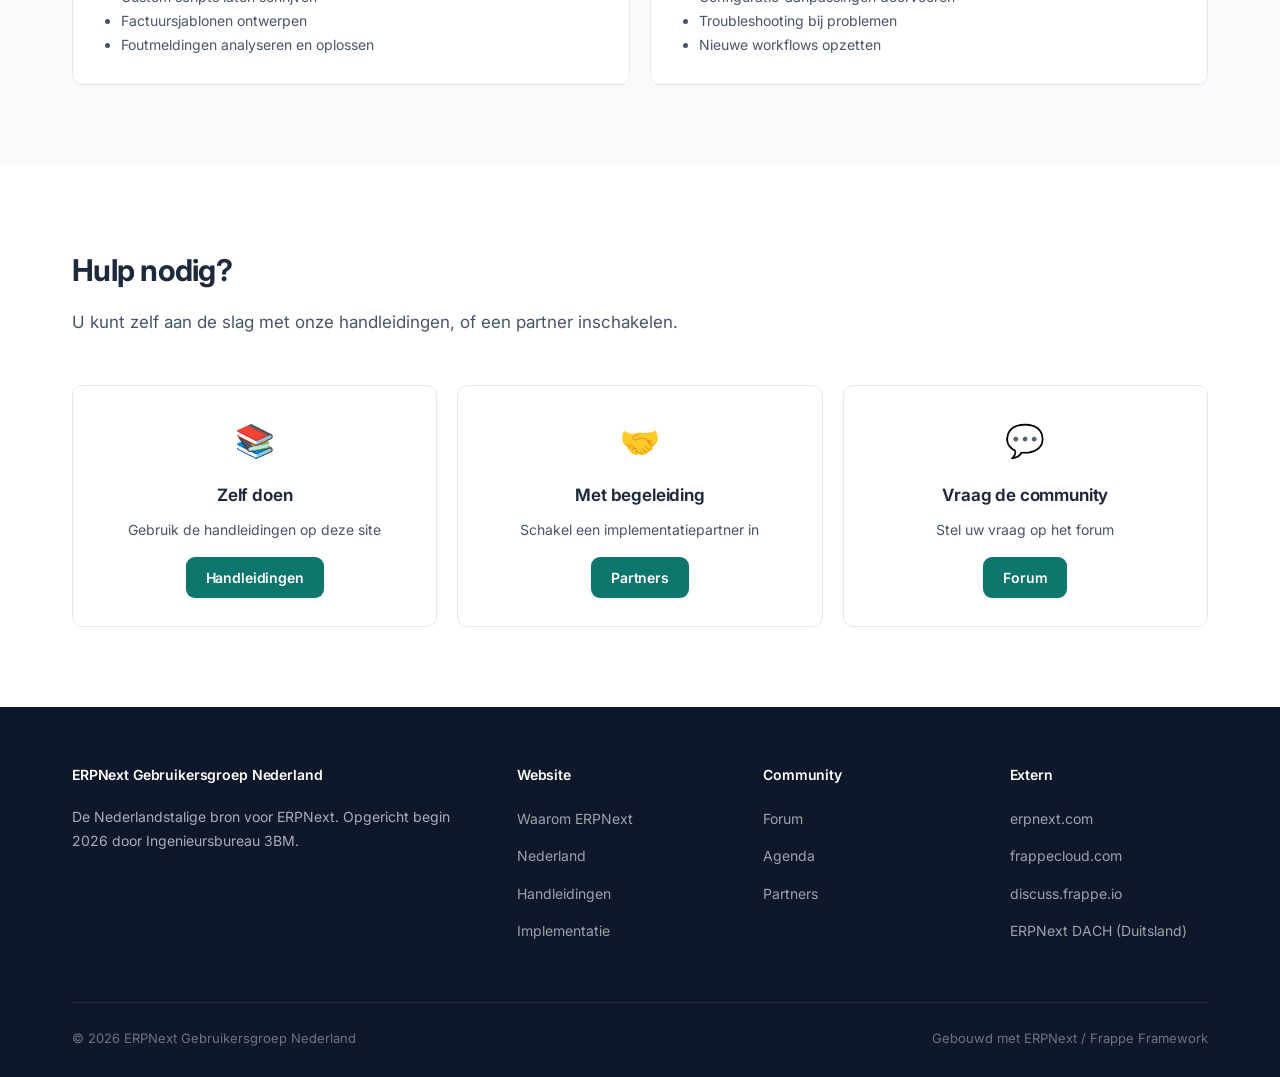
<file: mockup/implementatie.html>
<!DOCTYPE html>
<html lang="nl">
<head>
  <meta charset="UTF-8">
  <meta name="viewport" content="width=device-width, initial-scale=1.0">
  <title>Implementatie — ERPNext Gebruikersgroep Nederland</title>
  <link rel="stylesheet" href="css/style.css">
  <link href="https://fonts.googleapis.com/css2?family=Inter:wght@400;500;600;700;800&display=swap" rel="stylesheet">
  <style>
    .step { display: flex; gap: 24px; margin-bottom: 32px; }
    .step-num {
      width: 48px; height: 48px; flex-shrink: 0;
      background: var(--primary); color: #fff;
      border-radius: 50%; display: flex; align-items: center; justify-content: center;
      font-weight: 800; font-size: 20px;
    }
    .step-content h3 { font-size: 18px; margin-bottom: 6px; }
    .step-content p { font-size: 14px; color: var(--text-light); }
    .step-content ul { font-size: 14px; color: var(--text-light); margin: 8px 0 0 20px; }
    .step-content li { margin-bottom: 4px; }
    .timeline { position: relative; padding-left: 24px; }
    .timeline::before {
      content: ''; position: absolute; left: 23px; top: 48px; bottom: 48px;
      width: 2px; background: var(--border);
    }
    .phase-card {
      background: var(--bg); border: 1px solid var(--border); border-radius: var(--radius);
      padding: 32px; margin-bottom: 24px;
    }
    .phase-card h3 { display: flex; align-items: center; gap: 12px; font-size: 18px; margin-bottom: 16px; }
    .phase-badge {
      display: inline-flex; align-items: center; justify-content: center;
      width: 32px; height: 32px; border-radius: 50%;
      background: var(--primary); color: #fff; font-weight: 700; font-size: 14px;
    }
  </style>
</head>
<body>

<header>
  <div class="container">
    <a href="index.html" class="logo"><span class="logo-icon">NL</span> ERPNext Gebruikersgroep Nederland</a>
    <button class="nav-toggle">&#9776;</button>
    <nav>
      <a href="waarom.html">Waarom ERPNext</a>
      <a href="modules.html">Modules</a>
      <a href="nederland.html">Nederland</a>
      <a href="handleidingen.html">Handleidingen</a>
      <a href="forum.html">Forum</a>
      <a href="agenda.html">Agenda</a>
      <a href="blog.html">Blog</a>
      <a href="partners.html">Partners</a>
      <a href="over-ons.html">Over ons</a>
    </nav>
  </div>
</header>

<section class="hero" style="padding: 64px 0;">
  <div class="container">
    <h1 style="font-size: 38px;">ERPNext Implementatie</h1>
    <p>Een gestructureerd stappenplan om ERPNext succesvol in te richten voor uw Nederlandse bedrijf.</p>
  </div>
</section>

<!-- OVERVIEW -->
<section>
  <div class="container">
    <h2>Vijf fasen naar een werkend systeem</h2>
    <p class="section-lead">Van voorbereiding tot live gang — elk traject volgt dezelfde beproefde stappen.</p>

    <div class="grid grid-5" style="grid-template-columns: repeat(5, 1fr); text-align: center; gap: 12px; margin-bottom: 48px;">
      <div class="card" style="padding: 20px;">
        <div style="font-size: 28px; margin-bottom: 8px;">1</div>
        <h3 style="font-size: 14px;">Voorbereiding</h3>
        <p style="font-size: 12px;">1-2 weken</p>
      </div>
      <div class="card" style="padding: 20px;">
        <div style="font-size: 28px; margin-bottom: 8px;">2</div>
        <h3 style="font-size: 14px;">Inrichting</h3>
        <p style="font-size: 12px;">2-4 weken</p>
      </div>
      <div class="card" style="padding: 20px;">
        <div style="font-size: 28px; margin-bottom: 8px;">3</div>
        <h3 style="font-size: 14px;">Datamigratie</h3>
        <p style="font-size: 12px;">1-2 weken</p>
      </div>
      <div class="card" style="padding: 20px;">
        <div style="font-size: 28px; margin-bottom: 8px;">4</div>
        <h3 style="font-size: 14px;">Testen</h3>
        <p style="font-size: 12px;">1-2 weken</p>
      </div>
      <div class="card" style="padding: 20px;">
        <div style="font-size: 28px; margin-bottom: 8px;">5</div>
        <h3 style="font-size: 14px;">Live gang</h3>
        <p style="font-size: 12px;">Doorlopend</p>
      </div>
    </div>

    <!-- PHASES -->
    <div class="phase-card">
      <h3><span class="phase-badge">1</span> Voorbereiding</h3>
      <p style="color: var(--text-light); margin-bottom: 16px;">Helder krijgen wat u nodig heeft en hoe u ERPNext wilt inzetten.</p>
      <div class="grid grid-2">
        <div>
          <h4 style="font-size: 15px; margin-bottom: 8px;">Doelstellingen bepalen</h4>
          <ul style="font-size: 14px; color: var(--text-light); margin-left: 20px;">
            <li>Welke bedrijfsprocessen wilt u beheren?</li>
            <li>Welke systemen vervangt ERPNext?</li>
            <li>Hoeveel gebruikers?</li>
            <li>Meerdere bedrijfsentiteiten?</li>
            <li>Welke integraties? (bank, webshop)</li>
          </ul>
        </div>
        <div>
          <h4 style="font-size: 15px; margin-bottom: 8px;">Hosting kiezen</h4>
          <ul style="font-size: 14px; color: var(--text-light); margin-left: 20px;">
            <li><strong>Frappe Cloud</strong> — Officieel platform, snel starten</li>
            <li><strong>OpenCompany246</strong> — Europese hosting</li>
            <li><strong>Zelf hosten</strong> — VPS of eigen server</li>
            <li><strong>Docker</strong> — Voor testomgevingen</li>
          </ul>
        </div>
      </div>
    </div>

    <div class="phase-card">
      <h3><span class="phase-badge">2</span> Inrichting</h3>
      <p style="color: var(--text-light); margin-bottom: 16px;">ERPNext configureren voor uw specifieke bedrijfssituatie.</p>
      <div class="grid grid-3">
        <a href="handleidingen.html" class="card card-link" style="padding: 16px;">
          <h4 style="font-size: 14px; margin-bottom: 4px;">Bedrijfsinrichting</h4>
          <p style="font-size: 12px;">KvK, BTW-nr, standaardwaarden</p>
        </a>
        <a href="handleidingen.html" class="card card-link" style="padding: 16px;">
          <h4 style="font-size: 14px; margin-bottom: 4px;">BTW-configuratie</h4>
          <p style="font-size: 12px;">Tarieven, templates, categories</p>
        </a>
        <a href="handleidingen.html" class="card card-link" style="padding: 16px;">
          <h4 style="font-size: 14px; margin-bottom: 4px;">Grootboekschema</h4>
          <p style="font-size: 12px;">NL-rekeningen, RGS</p>
        </a>
        <a href="handleidingen.html" class="card card-link" style="padding: 16px;">
          <h4 style="font-size: 14px; margin-bottom: 4px;">Bankkoppelingen</h4>
          <p style="font-size: 12px;">IBAN, SEPA, reconciliatie</p>
        </a>
        <a href="handleidingen.html" class="card card-link" style="padding: 16px;">
          <h4 style="font-size: 14px; margin-bottom: 4px;">Users &amp; Rollen</h4>
          <p style="font-size: 12px;">Accounts, permissies</p>
        </a>
        <a href="handleidingen.html" class="card card-link" style="padding: 16px;">
          <h4 style="font-size: 14px; margin-bottom: 4px;">Templates</h4>
          <p style="font-size: 12px;">Facturen, e-mail, urenstaten</p>
        </a>
      </div>
    </div>

    <div class="phase-card">
      <h3><span class="phase-badge">3</span> Datamigratie</h3>
      <p style="color: var(--text-light); margin-bottom: 16px;">Bestaande data overzetten naar ERPNext.</p>
      <table>
        <thead>
          <tr><th>Data</th><th>Methode</th><th>Toelichting</th></tr>
        </thead>
        <tbody>
          <tr><td>Klanten &amp; Leveranciers</td><td>CSV Import</td><td>Via Data Import Tool</td></tr>
          <tr><td>Artikelen</td><td>CSV Import</td><td>Met varianten en prijzen</td></tr>
          <tr><td>Openingsbalans</td><td>Journal Entry</td><td>Per overgangsdatum</td></tr>
          <tr><td>Openstaande facturen</td><td>Opening Invoices</td><td>Met "Is Opening Entry"</td></tr>
          <tr><td>Voorraad</td><td>Stock Reconciliation</td><td>Per magazijn</td></tr>
          <tr><td>Medewerkers</td><td>CSV Import</td><td>Via HR-module</td></tr>
        </tbody>
      </table>
    </div>

    <div class="phase-card">
      <h3><span class="phase-badge">4</span> Testen</h3>
      <p style="color: var(--text-light); margin-bottom: 16px;">Controleren of alles correct werkt.</p>
      <div class="grid grid-2">
        <div>
          <h4 style="font-size: 15px; margin-bottom: 8px;">Functionele tests</h4>
          <ul style="font-size: 14px; color: var(--text-light); margin-left: 20px;">
            <li>Verkooporder &rarr; Factuur &rarr; Betaling</li>
            <li>Inkooporder &rarr; Ontvangst &rarr; Factuur</li>
            <li>BTW-berekening op facturen</li>
            <li>SEPA XML-export genereren</li>
            <li>Bankreconciliatie</li>
            <li>Print Formats controleren</li>
          </ul>
        </div>
        <div>
          <h4 style="font-size: 15px; margin-bottom: 8px;">Gebruikerstraining</h4>
          <ul style="font-size: 14px; color: var(--text-light); margin-left: 20px;">
            <li>Boekhouder: facturen, betalingen, rapportages</li>
            <li>Inkoper: inkooporders, leveranciers</li>
            <li>Verkoper: offertes, CRM</li>
            <li>Manager: dashboards, goedkeuringen</li>
          </ul>
        </div>
      </div>
    </div>

    <div class="phase-card">
      <h3><span class="phase-badge">5</span> Live gang</h3>
      <p style="color: var(--text-light); margin-bottom: 16px;">De overstap naar productie.</p>
      <div class="grid grid-2">
        <div>
          <h4 style="font-size: 15px; margin-bottom: 8px;">Go-live checklist</h4>
          <ul style="font-size: 14px; color: var(--text-light); margin-left: 20px;">
            <li>Stamgegevens gecontroleerd</li>
            <li>Openingsbalans correct</li>
            <li>BTW-berekeningen getest</li>
            <li>SEPA-export werkt met uw bank</li>
            <li>Gebruikers getraind</li>
            <li>Backups geconfigureerd</li>
          </ul>
        </div>
        <div>
          <h4 style="font-size: 15px; margin-bottom: 8px;">Nazorg</h4>
          <ul style="font-size: 14px; color: var(--text-light); margin-left: 20px;">
            <li>Dagelijkse controle eerste weken</li>
            <li>Snelle respons op vragen</li>
            <li>Wekelijkse evaluatie met key users</li>
            <li>Aanpassingen waar nodig</li>
          </ul>
        </div>
      </div>
    </div>
  </div>
</section>

<!-- AI ASSISTED -->
<section class="alt">
  <div class="container">
    <h2>Implementeren met AI-ondersteuning</h2>
    <p class="section-lead">ERPNext kan worden ingericht en bediend met behulp van AI-assistenten zoals Claude.</p>
    <div class="grid grid-2">
      <div class="card">
        <h3>Tijdens de implementatie</h3>
        <ul style="font-size: 14px; color: var(--text-light); margin-left: 20px; margin-top: 8px;">
          <li>Configuratie-advies op maat</li>
          <li>CSV-bestanden voorbereiden voor datamigratie</li>
          <li>Custom scripts laten schrijven</li>
          <li>Factuursjablonen ontwerpen</li>
          <li>Foutmeldingen analyseren en oplossen</li>
        </ul>
      </div>
      <div class="card">
        <h3>In het dagelijks gebruik</h3>
        <ul style="font-size: 14px; color: var(--text-light); margin-left: 20px; margin-top: 8px;">
          <li>Factuur-PDFs automatisch verwerken</li>
          <li>Rapportages draaien via de API</li>
          <li>Configuratie-aanpassingen doorvoeren</li>
          <li>Troubleshooting bij problemen</li>
          <li>Nieuwe workflows opzetten</li>
        </ul>
      </div>
    </div>
  </div>
</section>

<!-- HELP -->
<section>
  <div class="container">
    <h2>Hulp nodig?</h2>
    <p class="section-lead">U kunt zelf aan de slag met onze handleidingen, of een partner inschakelen.</p>
    <div class="grid grid-3">
      <div class="card" style="text-align: center;">
        <div style="font-size: 32px; margin-bottom: 12px;">&#128218;</div>
        <h3>Zelf doen</h3>
        <p>Gebruik de handleidingen op deze site</p>
        <a href="handleidingen.html" class="btn btn-sm btn-primary" style="margin-top: 16px; background: var(--primary); color: #fff;">Handleidingen</a>
      </div>
      <div class="card" style="text-align: center;">
        <div style="font-size: 32px; margin-bottom: 12px;">&#129309;</div>
        <h3>Met begeleiding</h3>
        <p>Schakel een implementatiepartner in</p>
        <a href="partners.html" class="btn btn-sm btn-primary" style="margin-top: 16px; background: var(--primary); color: #fff;">Partners</a>
      </div>
      <div class="card" style="text-align: center;">
        <div style="font-size: 32px; margin-bottom: 12px;">&#128172;</div>
        <h3>Vraag de community</h3>
        <p>Stel uw vraag op het forum</p>
        <a href="forum.html" class="btn btn-sm btn-primary" style="margin-top: 16px; background: var(--primary); color: #fff;">Forum</a>
      </div>
    </div>
  </div>
</section>

<footer>
  <div class="container">
    <div class="footer-grid">
      <div>
        <h4>ERPNext Gebruikersgroep Nederland</h4>
        <p style="font-size: 14px;">De Nederlandstalige bron voor ERPNext. Opgericht begin 2026 door Ingenieursbureau 3BM.</p>
      </div>
      <div>
        <h4>Website</h4>
        <ul>
          <li><a href="waarom.html">Waarom ERPNext</a></li>
          <li><a href="nederland.html">Nederland</a></li>
          <li><a href="handleidingen.html">Handleidingen</a></li>
          <li><a href="implementatie.html">Implementatie</a></li>
        </ul>
      </div>
      <div>
        <h4>Community</h4>
        <ul>
          <li><a href="forum.html">Forum</a></li>
          <li><a href="agenda.html">Agenda</a></li>
          <li><a href="partners.html">Partners</a></li>
        </ul>
      </div>
      <div>
        <h4>Extern</h4>
        <ul>
          <li><a href="https://erpnext.com">erpnext.com</a></li>
          <li><a href="https://frappecloud.com">frappecloud.com</a></li>
          <li><a href="https://discuss.frappe.io">discuss.frappe.io</a></li>
          <li><a href="https://discuss.erpnext.com/c/erpnext-dach">ERPNext DACH (Duitsland)</a></li>
        </ul>
      </div>
    </div>
    <div class="footer-bottom">
      <span>&copy; 2026 ERPNext Gebruikersgroep Nederland</span>
      <span>Gebouwd met ERPNext / Frappe Framework</span>
    </div>
  </div>
</footer>

</body>
</html>
</file>
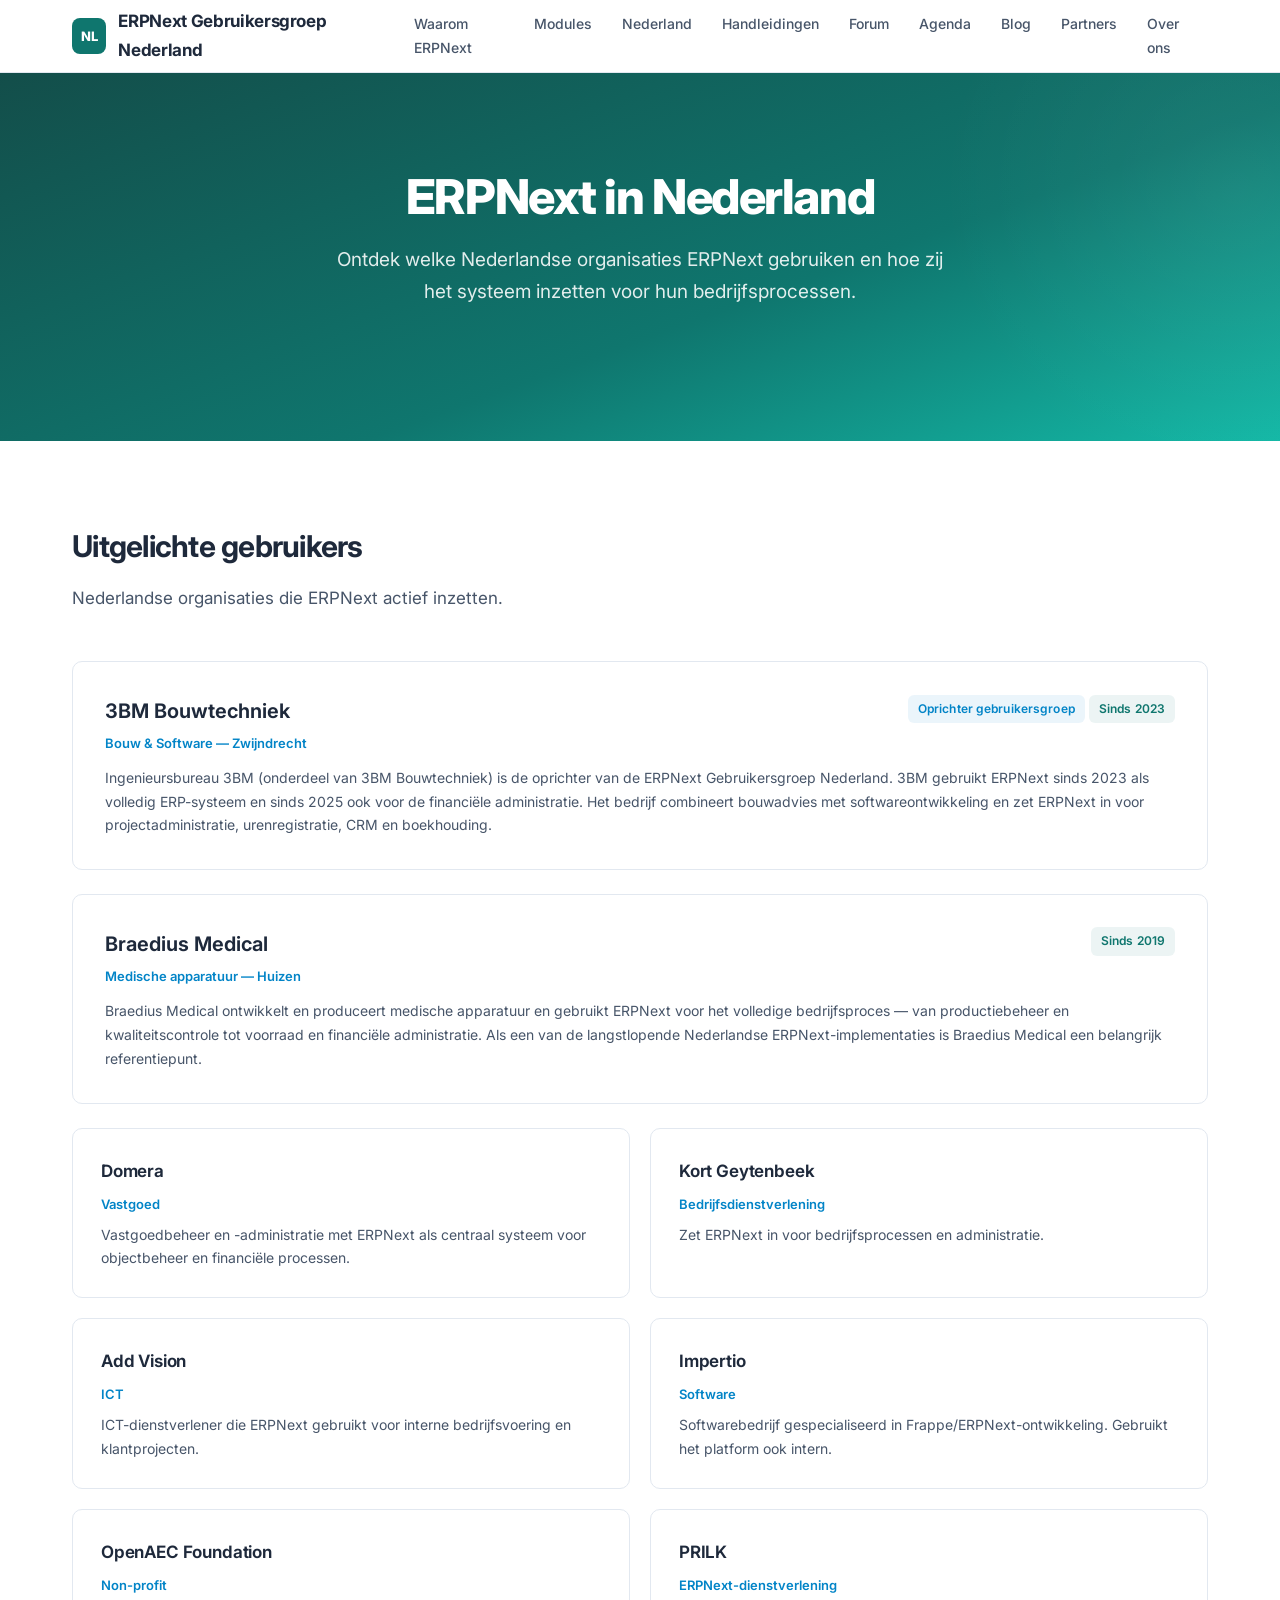
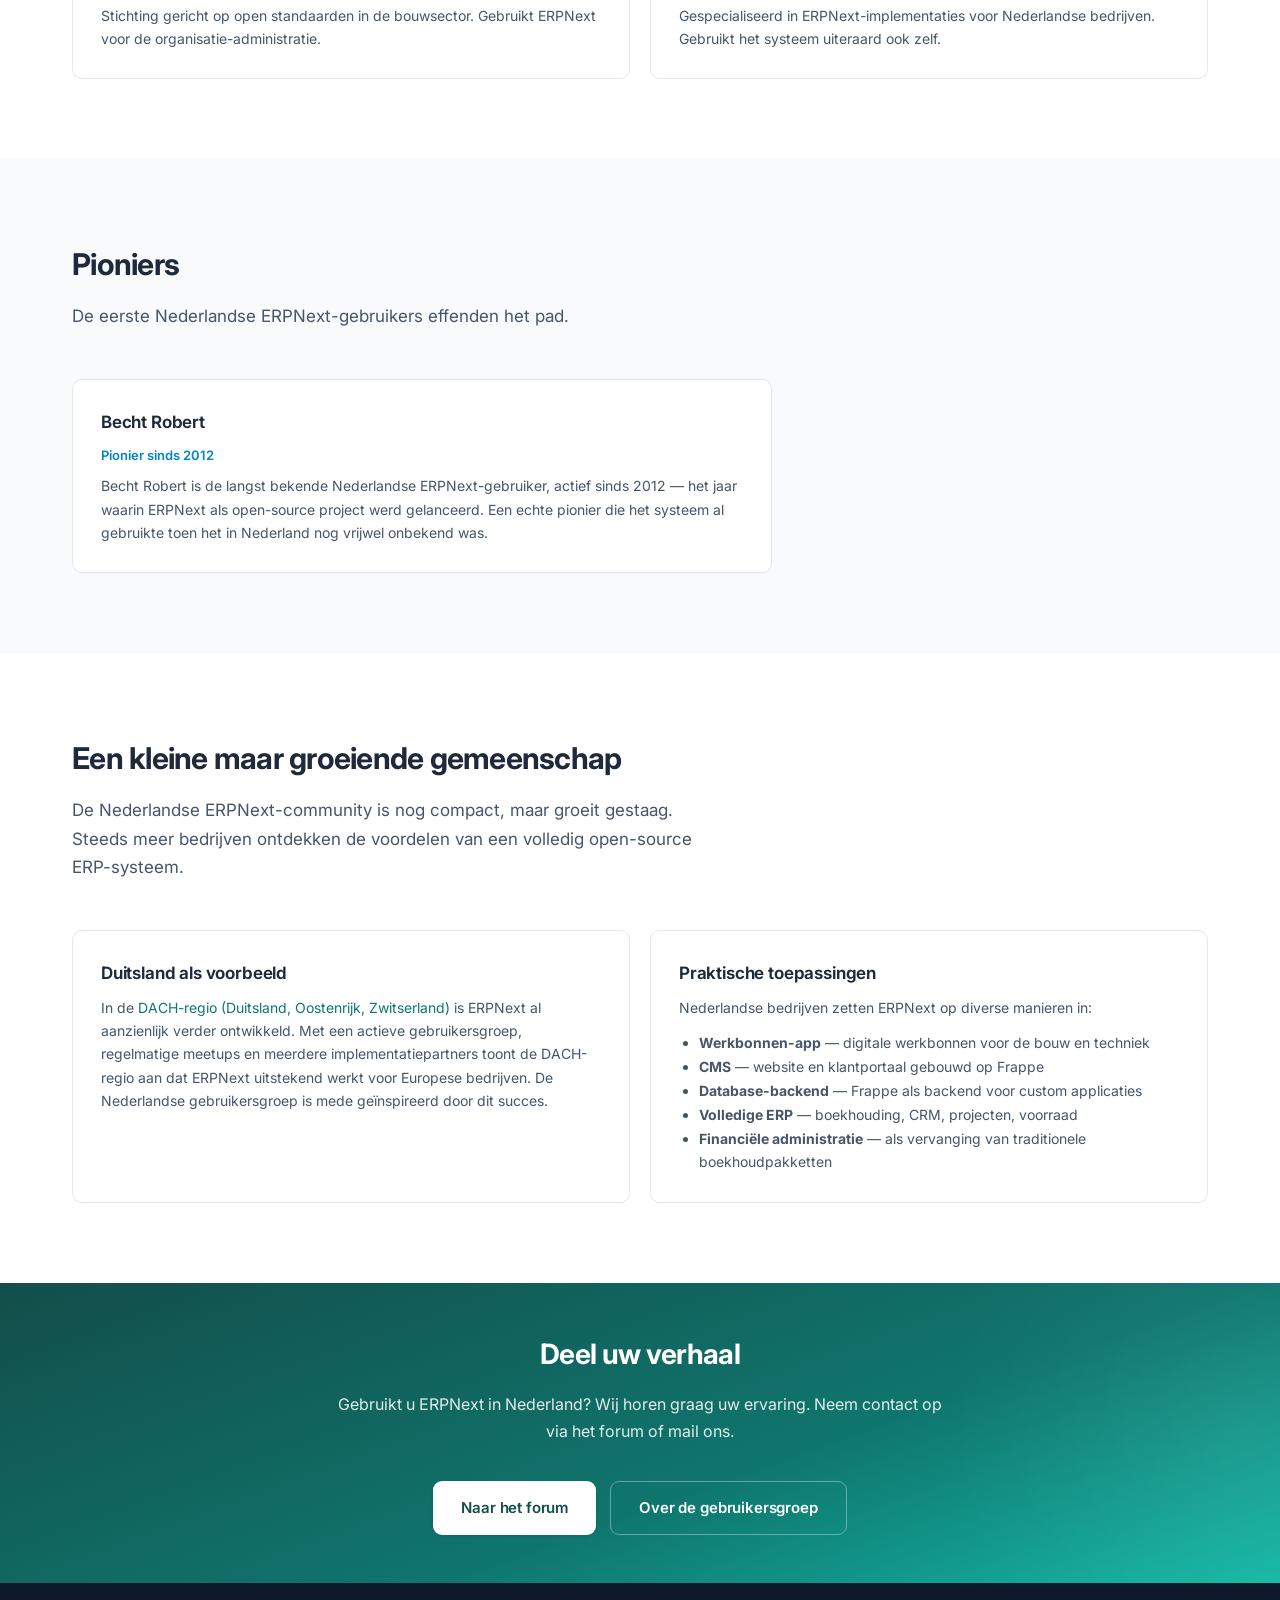
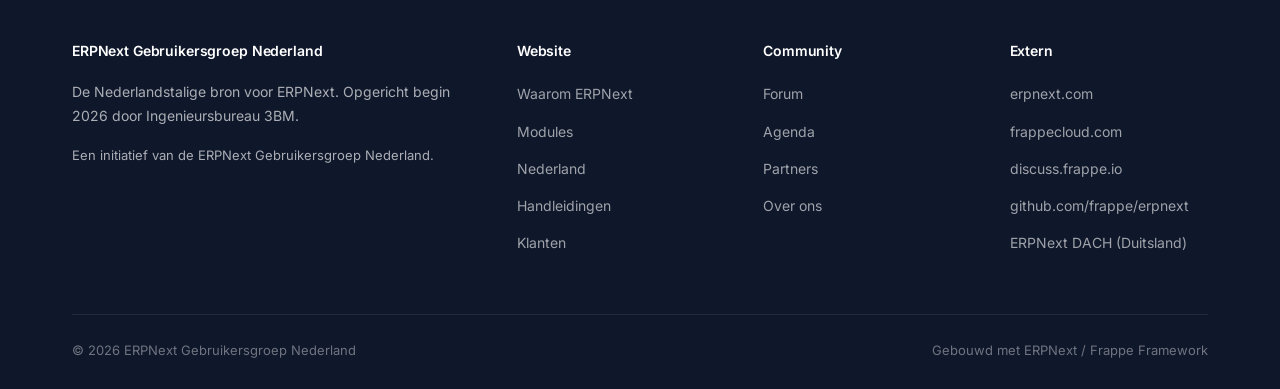
<file: mockup/klanten.html>
<!DOCTYPE html>
<html lang="nl">
<head>
  <meta charset="UTF-8">
  <meta name="viewport" content="width=device-width, initial-scale=1.0">
  <title>Klanten — ERPNext Gebruikersgroep Nederland</title>
  <link rel="stylesheet" href="css/style.css">
  <link rel="preconnect" href="https://fonts.googleapis.com">
  <link href="https://fonts.googleapis.com/css2?family=Inter:wght@400;500;600;700;800&display=swap" rel="stylesheet">
</head>
<body>

<!-- HEADER -->
<header>
  <div class="container">
    <a href="index.html" class="logo">
      <span class="logo-icon">NL</span>
      ERPNext Gebruikersgroep Nederland
    </a>
    <button class="nav-toggle">&#9776;</button>
    <nav>
      <a href="waarom.html">Waarom ERPNext</a>
      <a href="modules.html">Modules</a>
      <a href="nederland.html">Nederland</a>
      <a href="handleidingen.html">Handleidingen</a>
      <a href="forum.html">Forum</a>
      <a href="agenda.html">Agenda</a>
      <a href="blog.html">Blog</a>
      <a href="partners.html">Partners</a>
      <a href="over-ons.html">Over ons</a>
    </nav>
  </div>
</header>

<!-- HERO -->
<section class="hero">
  <div class="container">
    <h1>ERPNext in Nederland</h1>
    <p>Ontdek welke Nederlandse organisaties ERPNext gebruiken en hoe zij het systeem inzetten voor hun bedrijfsprocessen.</p>
  </div>
</section>

<!-- UITGELICHT -->
<section>
  <div class="container">
    <h2>Uitgelichte gebruikers</h2>
    <p class="section-lead">Nederlandse organisaties die ERPNext actief inzetten.</p>

    <div class="partner">
      <div style="display: flex; justify-content: space-between; align-items: start; flex-wrap: wrap; gap: 12px;">
        <div>
          <h3>3BM Bouwtechniek</h3>
          <div class="partner-type">Bouw &amp; Software — Zwijndrecht</div>
        </div>
        <div>
          <span class="badge badge-accent">Oprichter gebruikersgroep</span>
          <span class="badge badge-primary">Sinds 2023</span>
        </div>
      </div>
      <p>Ingenieursbureau 3BM (onderdeel van 3BM Bouwtechniek) is de oprichter van de ERPNext Gebruikersgroep Nederland. 3BM gebruikt ERPNext sinds 2023 als volledig ERP-systeem en sinds 2025 ook voor de financi&euml;le administratie. Het bedrijf combineert bouwadvies met softwareontwikkeling en zet ERPNext in voor projectadministratie, urenregistratie, CRM en boekhouding.</p>
    </div>

    <div class="partner">
      <div style="display: flex; justify-content: space-between; align-items: start; flex-wrap: wrap; gap: 12px;">
        <div>
          <h3>Braedius Medical</h3>
          <div class="partner-type">Medische apparatuur — Huizen</div>
        </div>
        <span class="badge badge-primary">Sinds 2019</span>
      </div>
      <p>Braedius Medical ontwikkelt en produceert medische apparatuur en gebruikt ERPNext voor het volledige bedrijfsproces — van productiebeheer en kwaliteitscontrole tot voorraad en financi&euml;le administratie. Als een van de langstlopende Nederlandse ERPNext-implementaties is Braedius Medical een belangrijk referentiepunt.</p>
    </div>

    <div class="grid grid-2" style="margin-top: 24px;">
      <div class="card">
        <h3>Domera</h3>
        <p style="color: var(--accent); font-weight: 600; font-size: 13px; margin-bottom: 8px;">Vastgoed</p>
        <p>Vastgoedbeheer en -administratie met ERPNext als centraal systeem voor objectbeheer en financi&euml;le processen.</p>
      </div>
      <div class="card">
        <h3>Kort Geytenbeek</h3>
        <p style="color: var(--accent); font-weight: 600; font-size: 13px; margin-bottom: 8px;">Bedrijfsdienstverlening</p>
        <p>Zet ERPNext in voor bedrijfsprocessen en administratie.</p>
      </div>
      <div class="card">
        <h3>Add Vision</h3>
        <p style="color: var(--accent); font-weight: 600; font-size: 13px; margin-bottom: 8px;">ICT</p>
        <p>ICT-dienstverlener die ERPNext gebruikt voor interne bedrijfsvoering en klantprojecten.</p>
      </div>
      <div class="card">
        <h3>Impertio</h3>
        <p style="color: var(--accent); font-weight: 600; font-size: 13px; margin-bottom: 8px;">Software</p>
        <p>Softwarebedrijf gespecialiseerd in Frappe/ERPNext-ontwikkeling. Gebruikt het platform ook intern.</p>
      </div>
      <div class="card">
        <h3>OpenAEC Foundation</h3>
        <p style="color: var(--accent); font-weight: 600; font-size: 13px; margin-bottom: 8px;">Non-profit</p>
        <p>Stichting gericht op open standaarden in de bouwsector. Gebruikt ERPNext voor de organisatie-administratie.</p>
      </div>
      <div class="card">
        <h3>PRILK</h3>
        <p style="color: var(--accent); font-weight: 600; font-size: 13px; margin-bottom: 8px;">ERPNext-dienstverlening</p>
        <p>Gespecialiseerd in ERPNext-implementaties voor Nederlandse bedrijven. Gebruikt het systeem uiteraard ook zelf.</p>
      </div>
    </div>
  </div>
</section>

<!-- PIONIER -->
<section class="alt">
  <div class="container">
    <h2>Pioniers</h2>
    <p class="section-lead">De eerste Nederlandse ERPNext-gebruikers effenden het pad.</p>

    <div class="card" style="max-width: 700px;">
      <h3>Becht Robert</h3>
      <p style="color: var(--accent); font-weight: 600; font-size: 13px; margin-bottom: 8px;">Pionier sinds 2012</p>
      <p>Becht Robert is de langst bekende Nederlandse ERPNext-gebruiker, actief sinds 2012 — het jaar waarin ERPNext als open-source project werd gelanceerd. Een echte pionier die het systeem al gebruikte toen het in Nederland nog vrijwel onbekend was.</p>
    </div>
  </div>
</section>

<!-- COMMUNITY -->
<section>
  <div class="container">
    <h2>Een kleine maar groeiende gemeenschap</h2>
    <p class="section-lead">De Nederlandse ERPNext-community is nog compact, maar groeit gestaag. Steeds meer bedrijven ontdekken de voordelen van een volledig open-source ERP-systeem.</p>

    <div class="grid grid-2">
      <div class="card">
        <h3>Duitsland als voorbeeld</h3>
        <p>In de <a href="https://discuss.erpnext.com/c/erpnext-dach">DACH-regio (Duitsland, Oostenrijk, Zwitserland)</a> is ERPNext al aanzienlijk verder ontwikkeld. Met een actieve gebruikersgroep, regelmatige meetups en meerdere implementatiepartners toont de DACH-regio aan dat ERPNext uitstekend werkt voor Europese bedrijven. De Nederlandse gebruikersgroep is mede ge&iuml;nspireerd door dit succes.</p>
      </div>
      <div class="card">
        <h3>Praktische toepassingen</h3>
        <p>Nederlandse bedrijven zetten ERPNext op diverse manieren in:</p>
        <ul style="margin-top: 12px; margin-left: 20px; font-size: 14px; color: var(--text-light);">
          <li><strong>Werkbonnen-app</strong> — digitale werkbonnen voor de bouw en techniek</li>
          <li><strong>CMS</strong> — website en klantportaal gebouwd op Frappe</li>
          <li><strong>Database-backend</strong> — Frappe als backend voor custom applicaties</li>
          <li><strong>Volledige ERP</strong> — boekhouding, CRM, projecten, voorraad</li>
          <li><strong>Financi&euml;le administratie</strong> — als vervanging van traditionele boekhoudpakketten</li>
        </ul>
      </div>
    </div>
  </div>
</section>

<!-- CTA -->
<section class="hero" style="padding: 48px 0;">
  <div class="container">
    <h2 style="font-size: 28px; color: #fff;">Deel uw verhaal</h2>
    <p style="font-size: 16px;">Gebruikt u ERPNext in Nederland? Wij horen graag uw ervaring. Neem contact op via het forum of mail ons.</p>
    <div class="hero-buttons">
      <a href="forum.html" class="btn btn-primary">Naar het forum</a>
      <a href="over-ons.html" class="btn btn-outline">Over de gebruikersgroep</a>
    </div>
  </div>
</section>

<!-- FOOTER -->
<footer>
  <div class="container">
    <div class="footer-grid">
      <div>
        <h4>ERPNext Gebruikersgroep Nederland</h4>
        <p style="font-size: 14px; margin-bottom: 16px;">De Nederlandstalige bron voor ERPNext. Opgericht begin 2026 door Ingenieursbureau 3BM.</p>
        <p style="font-size: 13px;">Een initiatief van de ERPNext Gebruikersgroep Nederland.</p>
      </div>
      <div>
        <h4>Website</h4>
        <ul>
          <li><a href="waarom.html">Waarom ERPNext</a></li>
          <li><a href="modules.html">Modules</a></li>
          <li><a href="nederland.html">Nederland</a></li>
          <li><a href="handleidingen.html">Handleidingen</a></li>
          <li><a href="klanten.html">Klanten</a></li>
        </ul>
      </div>
      <div>
        <h4>Community</h4>
        <ul>
          <li><a href="forum.html">Forum</a></li>
          <li><a href="agenda.html">Agenda</a></li>
          <li><a href="partners.html">Partners</a></li>
          <li><a href="over-ons.html">Over ons</a></li>
        </ul>
      </div>
      <div>
        <h4>Extern</h4>
        <ul>
          <li><a href="https://erpnext.com">erpnext.com</a></li>
          <li><a href="https://frappecloud.com">frappecloud.com</a></li>
          <li><a href="https://discuss.frappe.io">discuss.frappe.io</a></li>
          <li><a href="https://github.com/frappe/erpnext">github.com/frappe/erpnext</a></li>
          <li><a href="https://discuss.erpnext.com/c/erpnext-dach">ERPNext DACH (Duitsland)</a></li>
        </ul>
      </div>
    </div>
    <div class="footer-bottom">
      <span>&copy; 2026 ERPNext Gebruikersgroep Nederland</span>
      <span>Gebouwd met ERPNext / Frappe Framework</span>
    </div>
  </div>
</footer>

</body>
</html>
</file>
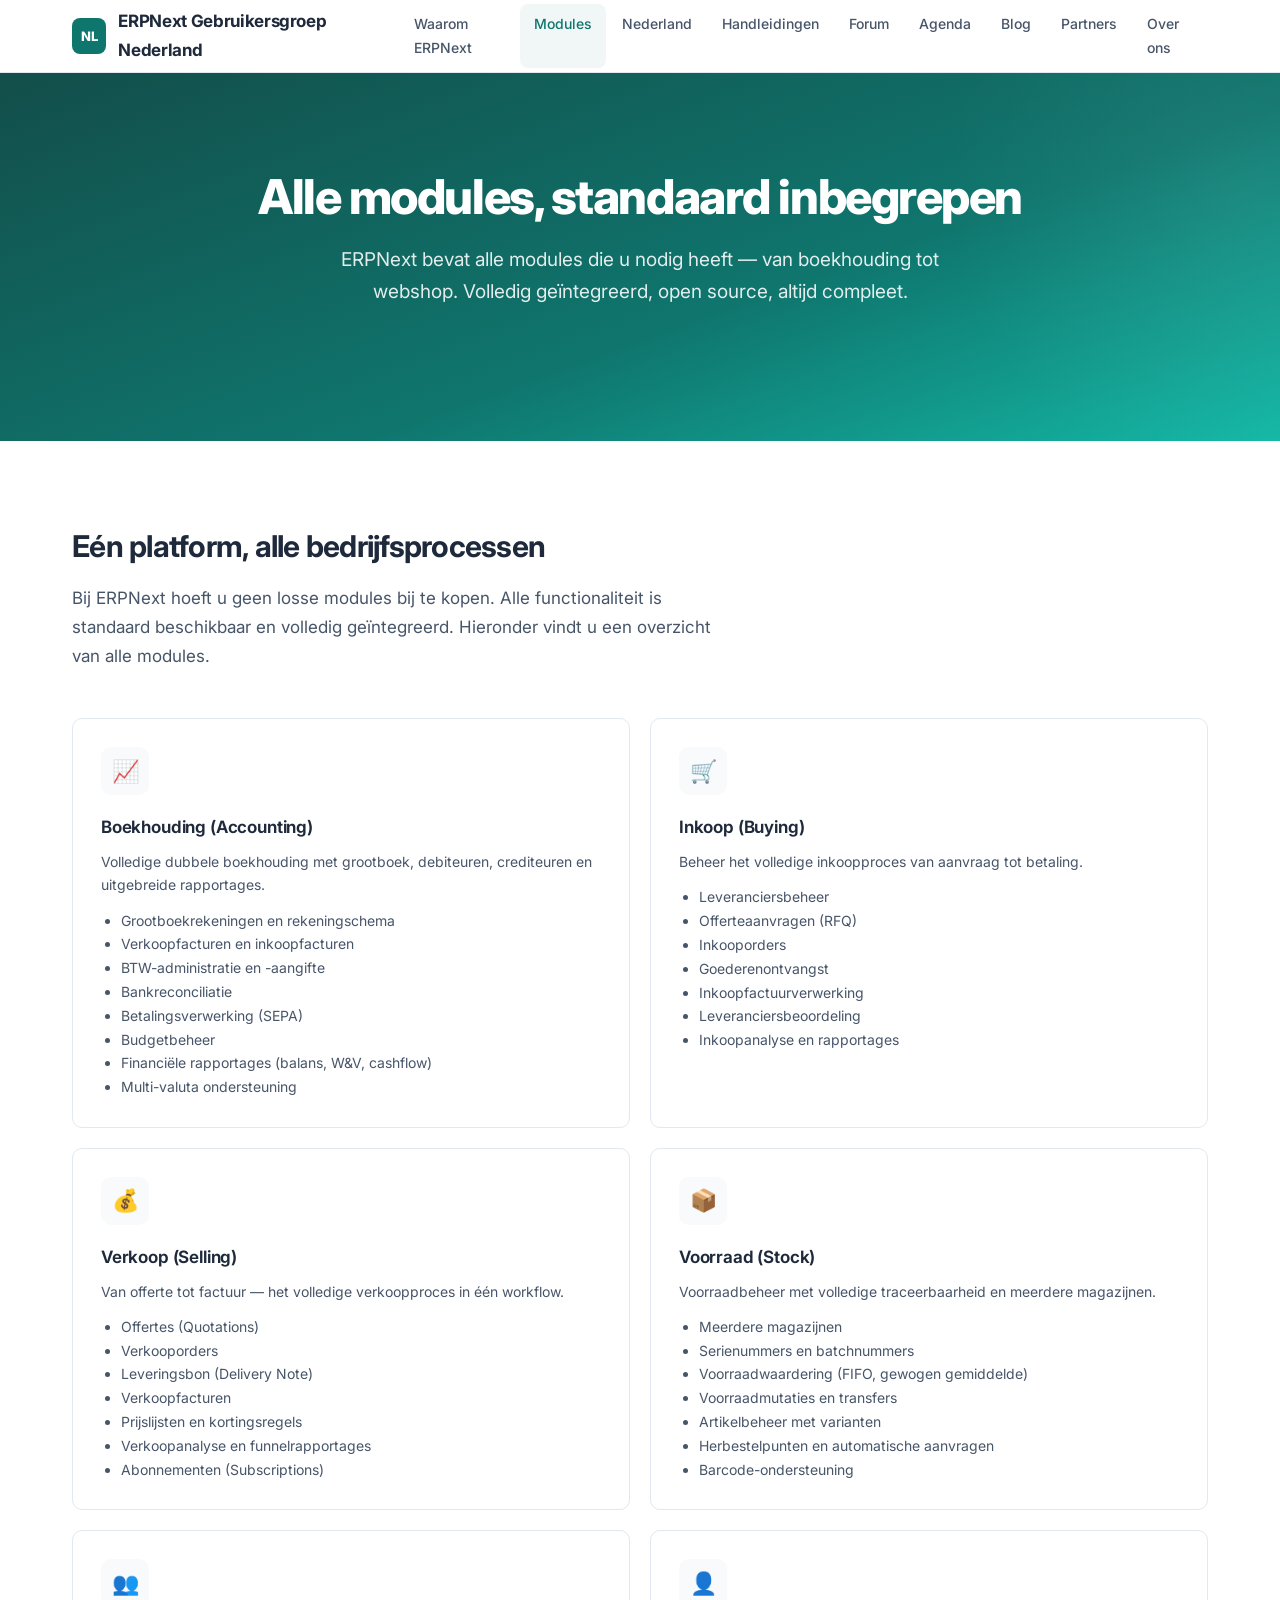
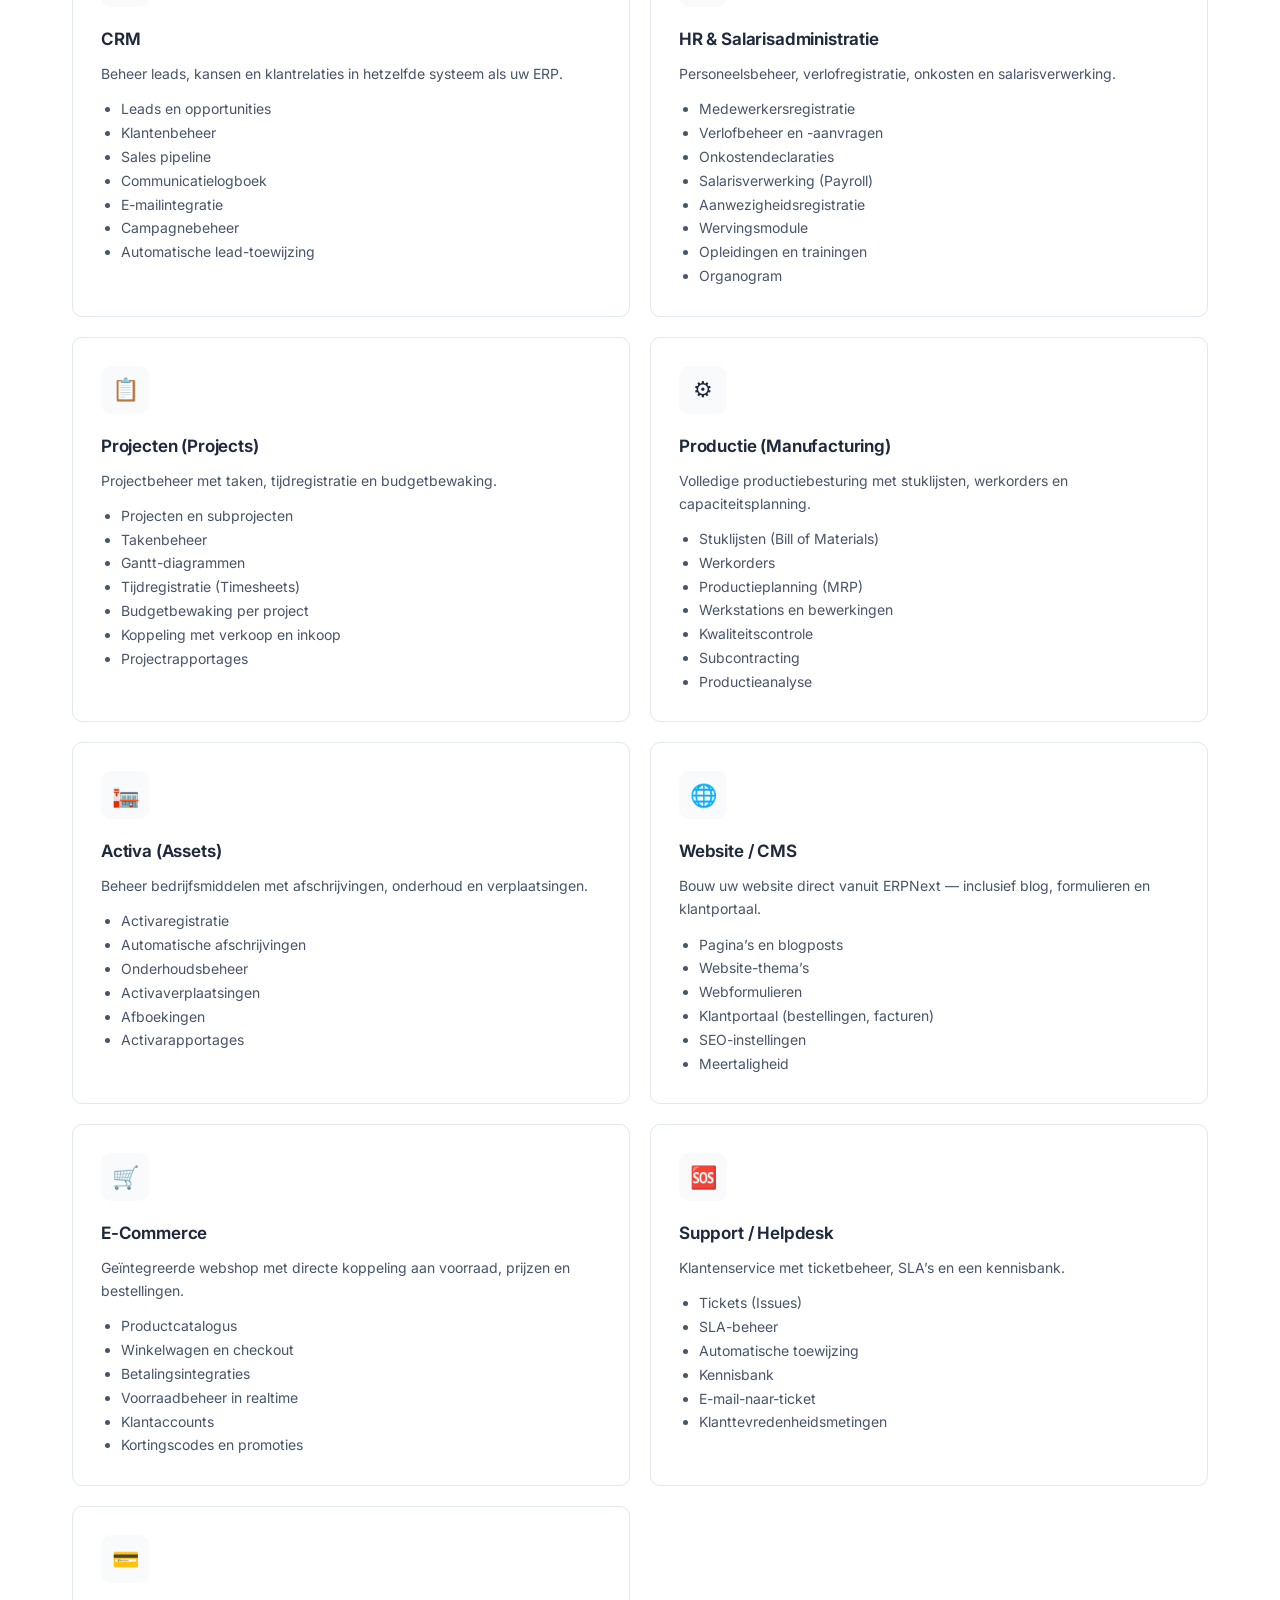
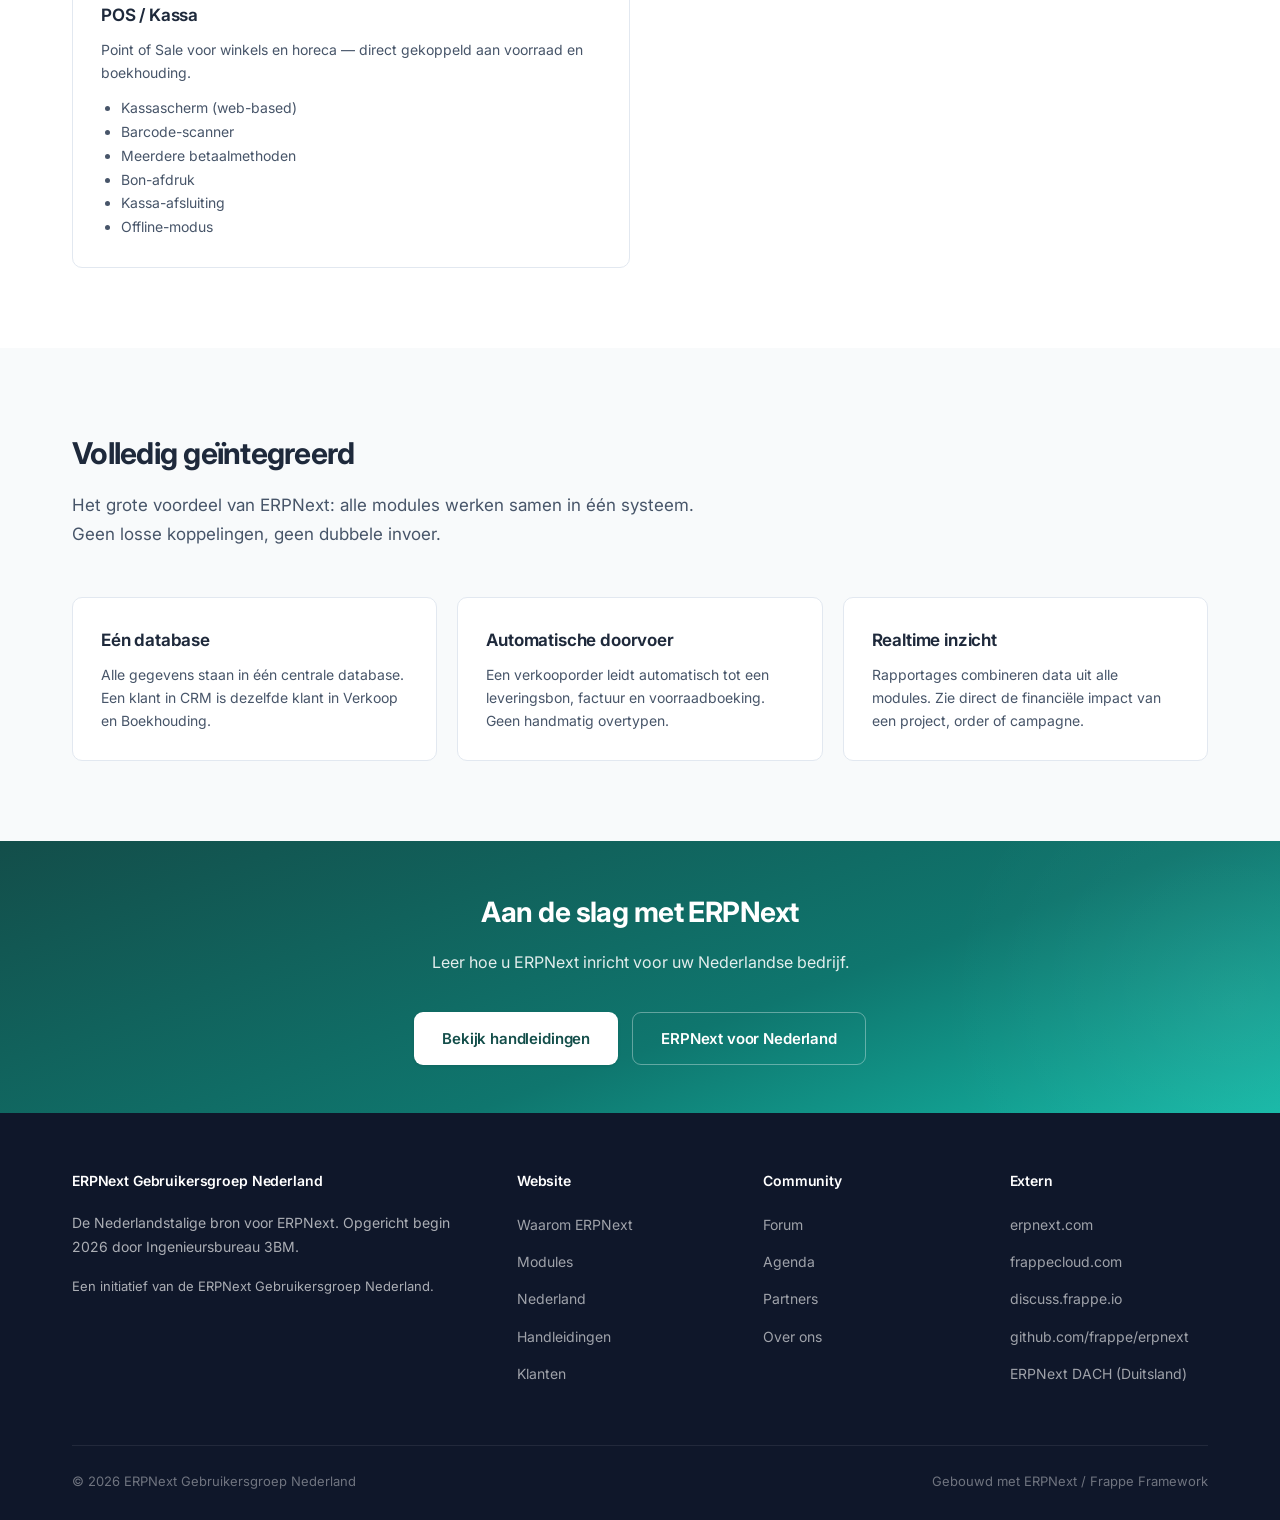
<file: mockup/modules.html>
<!DOCTYPE html>
<html lang="nl">
<head>
  <meta charset="UTF-8">
  <meta name="viewport" content="width=device-width, initial-scale=1.0">
  <title>Modules — ERPNext Gebruikersgroep Nederland</title>
  <link rel="stylesheet" href="css/style.css">
  <link rel="preconnect" href="https://fonts.googleapis.com">
  <link href="https://fonts.googleapis.com/css2?family=Inter:wght@400;500;600;700;800&display=swap" rel="stylesheet">
</head>
<body>

<!-- HEADER -->
<header>
  <div class="container">
    <a href="index.html" class="logo">
      <span class="logo-icon">NL</span>
      ERPNext Gebruikersgroep Nederland
    </a>
    <button class="nav-toggle">&#9776;</button>
    <nav>
      <a href="waarom.html">Waarom ERPNext</a>
      <a href="modules.html" class="active">Modules</a>
      <a href="nederland.html">Nederland</a>
      <a href="handleidingen.html">Handleidingen</a>
      <a href="forum.html">Forum</a>
      <a href="agenda.html">Agenda</a>
      <a href="blog.html">Blog</a>
      <a href="partners.html">Partners</a>
      <a href="over-ons.html">Over ons</a>
    </nav>
  </div>
</header>

<!-- HERO -->
<section class="hero">
  <div class="container">
    <h1>Alle modules, standaard inbegrepen</h1>
    <p>ERPNext bevat alle modules die u nodig heeft — van boekhouding tot webshop. Volledig ge&iuml;ntegreerd, open source, altijd compleet.</p>
  </div>
</section>

<!-- INTRO -->
<section>
  <div class="container">
    <h2>E&eacute;n platform, alle bedrijfsprocessen</h2>
    <p class="section-lead">Bij ERPNext hoeft u geen losse modules bij te kopen. Alle functionaliteit is standaard beschikbaar en volledig ge&iuml;ntegreerd. Hieronder vindt u een overzicht van alle modules.</p>

    <div class="grid grid-2">

      <!-- BOEKHOUDING -->
      <div class="card">
        <div class="card-icon">&#128200;</div>
        <h3>Boekhouding (Accounting)</h3>
        <p>Volledige dubbele boekhouding met grootboek, debiteuren, crediteuren en uitgebreide rapportages.</p>
        <ul style="margin-top: 12px; margin-left: 20px; font-size: 14px; color: var(--text-light);">
          <li>Grootboekrekeningen en rekeningschema</li>
          <li>Verkoopfacturen en inkoopfacturen</li>
          <li>BTW-administratie en -aangifte</li>
          <li>Bankreconciliatie</li>
          <li>Betalingsverwerking (SEPA)</li>
          <li>Budgetbeheer</li>
          <li>Financi&euml;le rapportages (balans, W&amp;V, cashflow)</li>
          <li>Multi-valuta ondersteuning</li>
        </ul>
      </div>

      <!-- INKOOP -->
      <div class="card">
        <div class="card-icon">&#128722;</div>
        <h3>Inkoop (Buying)</h3>
        <p>Beheer het volledige inkoopproces van aanvraag tot betaling.</p>
        <ul style="margin-top: 12px; margin-left: 20px; font-size: 14px; color: var(--text-light);">
          <li>Leveranciersbeheer</li>
          <li>Offerteaanvragen (RFQ)</li>
          <li>Inkooporders</li>
          <li>Goederenontvangst</li>
          <li>Inkoopfactuurverwerking</li>
          <li>Leveranciersbeoordeling</li>
          <li>Inkoopanalyse en rapportages</li>
        </ul>
      </div>

      <!-- VERKOOP -->
      <div class="card">
        <div class="card-icon">&#128176;</div>
        <h3>Verkoop (Selling)</h3>
        <p>Van offerte tot factuur — het volledige verkoopproces in &eacute;&eacute;n workflow.</p>
        <ul style="margin-top: 12px; margin-left: 20px; font-size: 14px; color: var(--text-light);">
          <li>Offertes (Quotations)</li>
          <li>Verkooporders</li>
          <li>Leveringsbon (Delivery Note)</li>
          <li>Verkoopfacturen</li>
          <li>Prijslijsten en kortingsregels</li>
          <li>Verkoopanalyse en funnelrapportages</li>
          <li>Abonnementen (Subscriptions)</li>
        </ul>
      </div>

      <!-- VOORRAAD -->
      <div class="card">
        <div class="card-icon">&#128230;</div>
        <h3>Voorraad (Stock)</h3>
        <p>Voorraadbeheer met volledige traceerbaarheid en meerdere magazijnen.</p>
        <ul style="margin-top: 12px; margin-left: 20px; font-size: 14px; color: var(--text-light);">
          <li>Meerdere magazijnen</li>
          <li>Serienummers en batchnummers</li>
          <li>Voorraadwaardering (FIFO, gewogen gemiddelde)</li>
          <li>Voorraadmutaties en transfers</li>
          <li>Artikelbeheer met varianten</li>
          <li>Herbestelpunten en automatische aanvragen</li>
          <li>Barcode-ondersteuning</li>
        </ul>
      </div>

      <!-- CRM -->
      <div class="card">
        <div class="card-icon">&#128101;</div>
        <h3>CRM</h3>
        <p>Beheer leads, kansen en klantrelaties in hetzelfde systeem als uw ERP.</p>
        <ul style="margin-top: 12px; margin-left: 20px; font-size: 14px; color: var(--text-light);">
          <li>Leads en opportunities</li>
          <li>Klantenbeheer</li>
          <li>Sales pipeline</li>
          <li>Communicatielogboek</li>
          <li>E-mailintegratie</li>
          <li>Campagnebeheer</li>
          <li>Automatische lead-toewijzing</li>
        </ul>
      </div>

      <!-- HR -->
      <div class="card">
        <div class="card-icon">&#128100;</div>
        <h3>HR &amp; Salarisadministratie</h3>
        <p>Personeelsbeheer, verlofregistratie, onkosten en salarisverwerking.</p>
        <ul style="margin-top: 12px; margin-left: 20px; font-size: 14px; color: var(--text-light);">
          <li>Medewerkersregistratie</li>
          <li>Verlofbeheer en -aanvragen</li>
          <li>Onkostendeclaraties</li>
          <li>Salarisverwerking (Payroll)</li>
          <li>Aanwezigheidsregistratie</li>
          <li>Wervingsmodule</li>
          <li>Opleidingen en trainingen</li>
          <li>Organogram</li>
        </ul>
      </div>

      <!-- PROJECTEN -->
      <div class="card">
        <div class="card-icon">&#128203;</div>
        <h3>Projecten (Projects)</h3>
        <p>Projectbeheer met taken, tijdregistratie en budgetbewaking.</p>
        <ul style="margin-top: 12px; margin-left: 20px; font-size: 14px; color: var(--text-light);">
          <li>Projecten en subprojecten</li>
          <li>Takenbeheer</li>
          <li>Gantt-diagrammen</li>
          <li>Tijdregistratie (Timesheets)</li>
          <li>Budgetbewaking per project</li>
          <li>Koppeling met verkoop en inkoop</li>
          <li>Projectrapportages</li>
        </ul>
      </div>

      <!-- PRODUCTIE -->
      <div class="card">
        <div class="card-icon">&#9881;</div>
        <h3>Productie (Manufacturing)</h3>
        <p>Volledige productiebesturing met stuklijsten, werkorders en capaciteitsplanning.</p>
        <ul style="margin-top: 12px; margin-left: 20px; font-size: 14px; color: var(--text-light);">
          <li>Stuklijsten (Bill of Materials)</li>
          <li>Werkorders</li>
          <li>Productieplanning (MRP)</li>
          <li>Werkstations en bewerkingen</li>
          <li>Kwaliteitscontrole</li>
          <li>Subcontracting</li>
          <li>Productieanalyse</li>
        </ul>
      </div>

      <!-- ASSETS -->
      <div class="card">
        <div class="card-icon">&#127971;</div>
        <h3>Activa (Assets)</h3>
        <p>Beheer bedrijfsmiddelen met afschrijvingen, onderhoud en verplaatsingen.</p>
        <ul style="margin-top: 12px; margin-left: 20px; font-size: 14px; color: var(--text-light);">
          <li>Activaregistratie</li>
          <li>Automatische afschrijvingen</li>
          <li>Onderhoudsbeheer</li>
          <li>Activaverplaatsingen</li>
          <li>Afboekingen</li>
          <li>Activarapportages</li>
        </ul>
      </div>

      <!-- WEBSITE -->
      <div class="card">
        <div class="card-icon">&#127760;</div>
        <h3>Website / CMS</h3>
        <p>Bouw uw website direct vanuit ERPNext — inclusief blog, formulieren en klantportaal.</p>
        <ul style="margin-top: 12px; margin-left: 20px; font-size: 14px; color: var(--text-light);">
          <li>Pagina&rsquo;s en blogposts</li>
          <li>Website-thema&rsquo;s</li>
          <li>Webformulieren</li>
          <li>Klantportaal (bestellingen, facturen)</li>
          <li>SEO-instellingen</li>
          <li>Meertaligheid</li>
        </ul>
      </div>

      <!-- E-COMMERCE -->
      <div class="card">
        <div class="card-icon">&#128722;</div>
        <h3>E-Commerce</h3>
        <p>Geïntegreerde webshop met directe koppeling aan voorraad, prijzen en bestellingen.</p>
        <ul style="margin-top: 12px; margin-left: 20px; font-size: 14px; color: var(--text-light);">
          <li>Productcatalogus</li>
          <li>Winkelwagen en checkout</li>
          <li>Betalingsintegraties</li>
          <li>Voorraadbeheer in realtime</li>
          <li>Klantaccounts</li>
          <li>Kortingscodes en promoties</li>
        </ul>
      </div>

      <!-- HELPDESK -->
      <div class="card">
        <div class="card-icon">&#127384;</div>
        <h3>Support / Helpdesk</h3>
        <p>Klantenservice met ticketbeheer, SLA&rsquo;s en een kennisbank.</p>
        <ul style="margin-top: 12px; margin-left: 20px; font-size: 14px; color: var(--text-light);">
          <li>Tickets (Issues)</li>
          <li>SLA-beheer</li>
          <li>Automatische toewijzing</li>
          <li>Kennisbank</li>
          <li>E-mail-naar-ticket</li>
          <li>Klanttevredenheidsmetingen</li>
        </ul>
      </div>

      <!-- POS -->
      <div class="card">
        <div class="card-icon">&#128179;</div>
        <h3>POS / Kassa</h3>
        <p>Point of Sale voor winkels en horeca — direct gekoppeld aan voorraad en boekhouding.</p>
        <ul style="margin-top: 12px; margin-left: 20px; font-size: 14px; color: var(--text-light);">
          <li>Kassascherm (web-based)</li>
          <li>Barcode-scanner</li>
          <li>Meerdere betaalmethoden</li>
          <li>Bon-afdruk</li>
          <li>Kassa-afsluiting</li>
          <li>Offline-modus</li>
        </ul>
      </div>

    </div>
  </div>
</section>

<!-- INTEGRATIE -->
<section class="alt">
  <div class="container">
    <h2>Volledig ge&iuml;ntegreerd</h2>
    <p class="section-lead">Het grote voordeel van ERPNext: alle modules werken samen in &eacute;&eacute;n systeem. Geen losse koppelingen, geen dubbele invoer.</p>

    <div class="grid grid-3">
      <div class="card">
        <h3>E&eacute;n database</h3>
        <p>Alle gegevens staan in &eacute;&eacute;n centrale database. Een klant in CRM is dezelfde klant in Verkoop en Boekhouding.</p>
      </div>
      <div class="card">
        <h3>Automatische doorvoer</h3>
        <p>Een verkooporder leidt automatisch tot een leveringsbon, factuur en voorraadboeking. Geen handmatig overtypen.</p>
      </div>
      <div class="card">
        <h3>Realtime inzicht</h3>
        <p>Rapportages combineren data uit alle modules. Zie direct de financiële impact van een project, order of campagne.</p>
      </div>
    </div>
  </div>
</section>

<!-- CTA -->
<section class="hero" style="padding: 48px 0;">
  <div class="container">
    <h2 style="font-size: 28px; color: #fff;">Aan de slag met ERPNext</h2>
    <p style="font-size: 16px;">Leer hoe u ERPNext inricht voor uw Nederlandse bedrijf.</p>
    <div class="hero-buttons">
      <a href="handleidingen.html" class="btn btn-primary">Bekijk handleidingen</a>
      <a href="nederland.html" class="btn btn-outline">ERPNext voor Nederland</a>
    </div>
  </div>
</section>

<!-- FOOTER -->
<footer>
  <div class="container">
    <div class="footer-grid">
      <div>
        <h4>ERPNext Gebruikersgroep Nederland</h4>
        <p style="font-size: 14px; margin-bottom: 16px;">De Nederlandstalige bron voor ERPNext. Opgericht begin 2026 door Ingenieursbureau 3BM.</p>
        <p style="font-size: 13px;">Een initiatief van de ERPNext Gebruikersgroep Nederland.</p>
      </div>
      <div>
        <h4>Website</h4>
        <ul>
          <li><a href="waarom.html">Waarom ERPNext</a></li>
          <li><a href="modules.html">Modules</a></li>
          <li><a href="nederland.html">Nederland</a></li>
          <li><a href="handleidingen.html">Handleidingen</a></li>
          <li><a href="klanten.html">Klanten</a></li>
        </ul>
      </div>
      <div>
        <h4>Community</h4>
        <ul>
          <li><a href="forum.html">Forum</a></li>
          <li><a href="agenda.html">Agenda</a></li>
          <li><a href="partners.html">Partners</a></li>
          <li><a href="over-ons.html">Over ons</a></li>
        </ul>
      </div>
      <div>
        <h4>Extern</h4>
        <ul>
          <li><a href="https://erpnext.com">erpnext.com</a></li>
          <li><a href="https://frappecloud.com">frappecloud.com</a></li>
          <li><a href="https://discuss.frappe.io">discuss.frappe.io</a></li>
          <li><a href="https://github.com/frappe/erpnext">github.com/frappe/erpnext</a></li>
          <li><a href="https://discuss.erpnext.com/c/erpnext-dach">ERPNext DACH (Duitsland)</a></li>
        </ul>
      </div>
    </div>
    <div class="footer-bottom">
      <span>&copy; 2026 ERPNext Gebruikersgroep Nederland</span>
      <span>Gebouwd met ERPNext / Frappe Framework</span>
    </div>
  </div>
</footer>

</body>
</html>
</file>
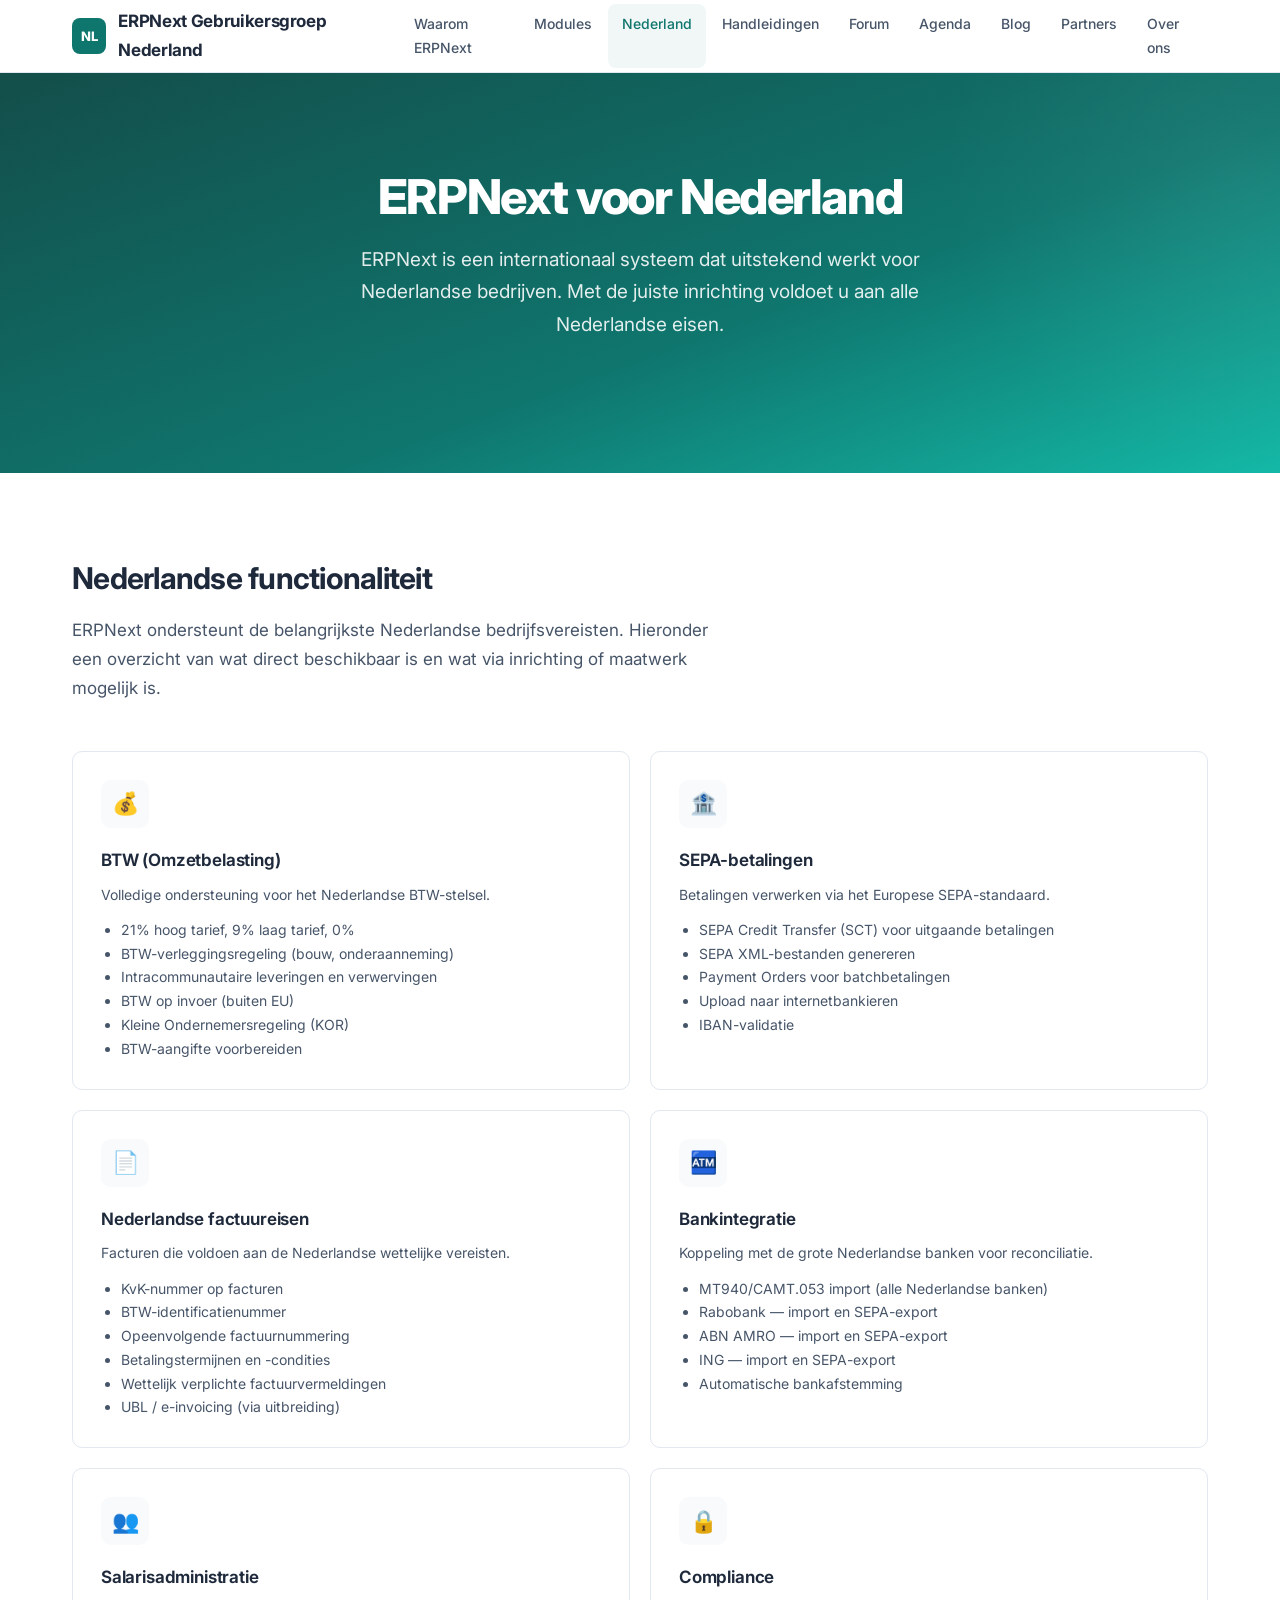
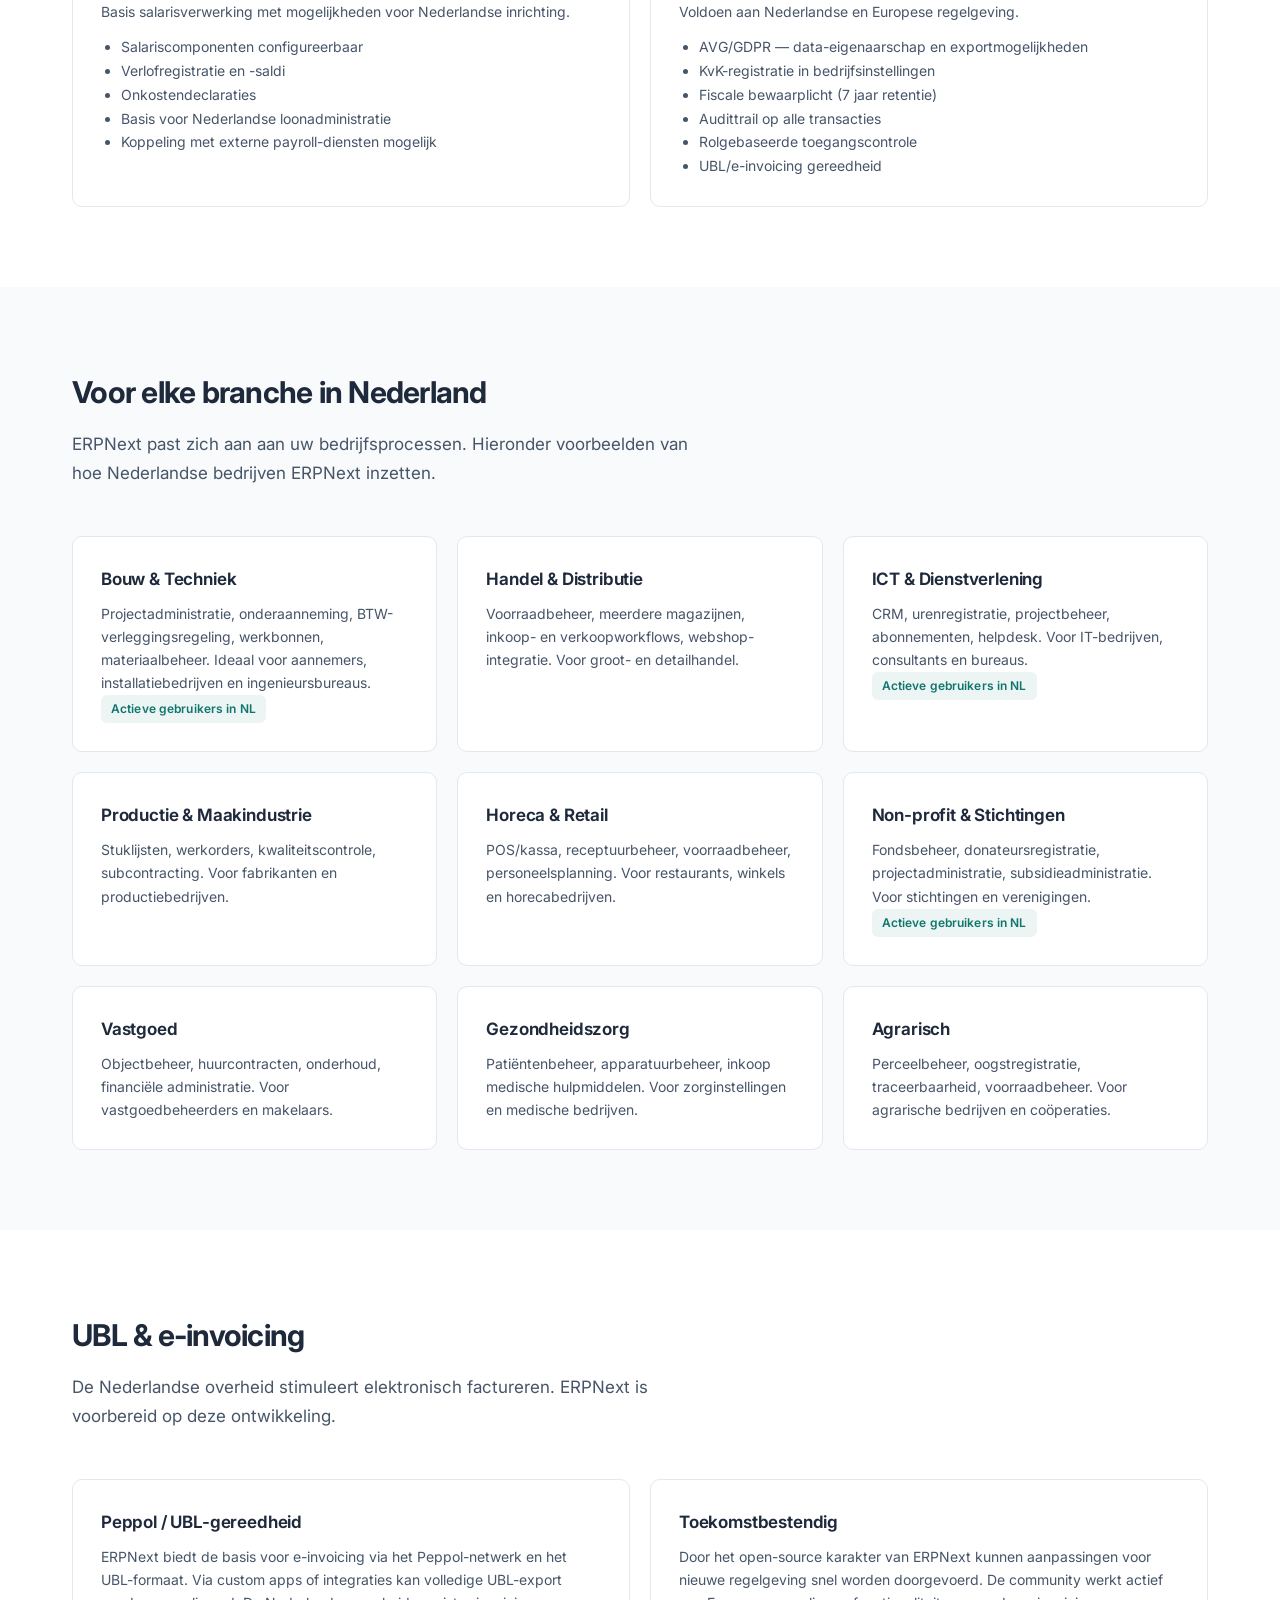
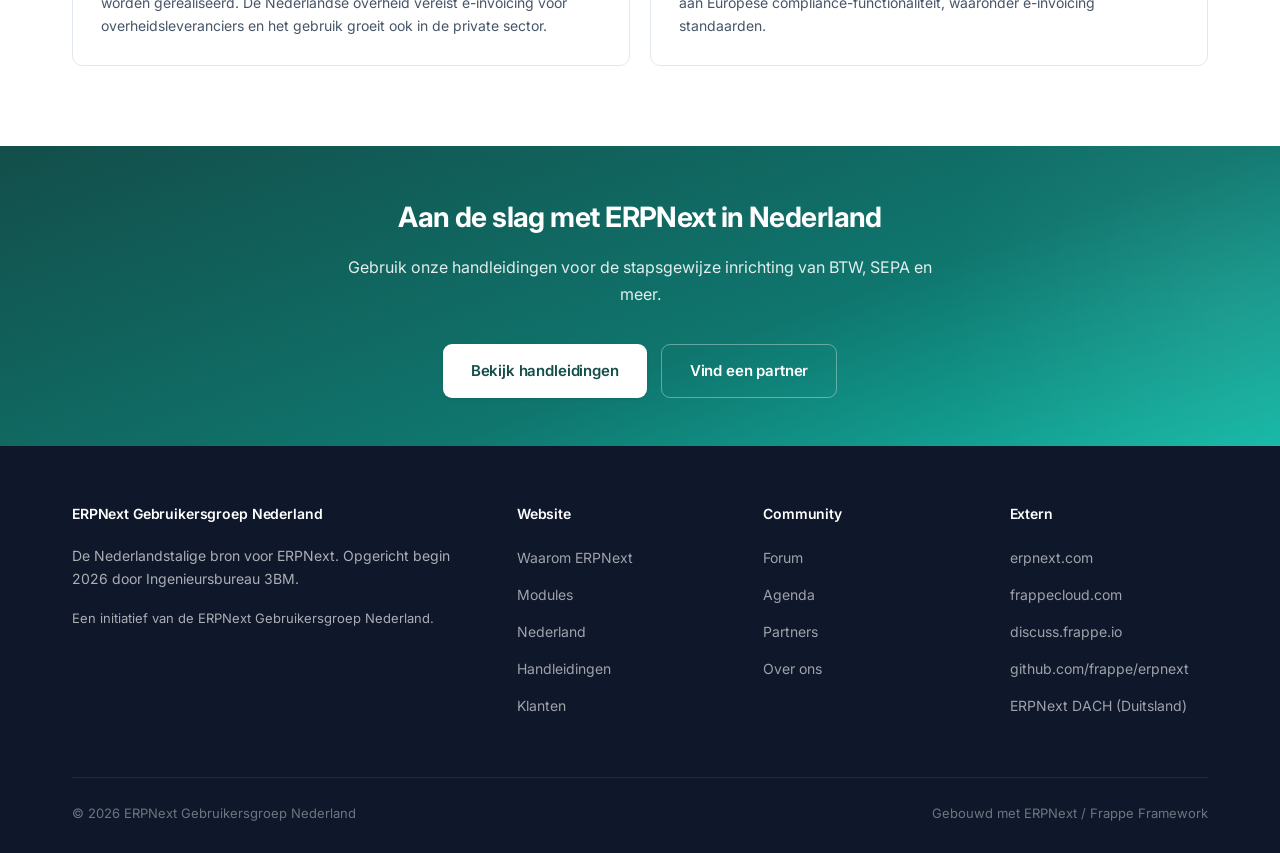
<file: mockup/nederland.html>
<!DOCTYPE html>
<html lang="nl">
<head>
  <meta charset="UTF-8">
  <meta name="viewport" content="width=device-width, initial-scale=1.0">
  <title>ERPNext voor Nederland — ERPNext Gebruikersgroep Nederland</title>
  <link rel="stylesheet" href="css/style.css">
  <link rel="preconnect" href="https://fonts.googleapis.com">
  <link href="https://fonts.googleapis.com/css2?family=Inter:wght@400;500;600;700;800&display=swap" rel="stylesheet">
</head>
<body>

<!-- HEADER -->
<header>
  <div class="container">
    <a href="index.html" class="logo">
      <span class="logo-icon">NL</span>
      ERPNext Gebruikersgroep Nederland
    </a>
    <button class="nav-toggle">&#9776;</button>
    <nav>
      <a href="waarom.html">Waarom ERPNext</a>
      <a href="modules.html">Modules</a>
      <a href="nederland.html" class="active">Nederland</a>
      <a href="handleidingen.html">Handleidingen</a>
      <a href="forum.html">Forum</a>
      <a href="agenda.html">Agenda</a>
      <a href="blog.html">Blog</a>
      <a href="partners.html">Partners</a>
      <a href="over-ons.html">Over ons</a>
    </nav>
  </div>
</header>

<!-- HERO -->
<section class="hero">
  <div class="container">
    <h1>ERPNext voor Nederland</h1>
    <p>ERPNext is een internationaal systeem dat uitstekend werkt voor Nederlandse bedrijven. Met de juiste inrichting voldoet u aan alle Nederlandse eisen.</p>
  </div>
</section>

<!-- NEDERLANDSE FUNCTIONALITEIT -->
<section>
  <div class="container">
    <h2>Nederlandse functionaliteit</h2>
    <p class="section-lead">ERPNext ondersteunt de belangrijkste Nederlandse bedrijfsvereisten. Hieronder een overzicht van wat direct beschikbaar is en wat via inrichting of maatwerk mogelijk is.</p>

    <div class="grid grid-2">
      <div class="card">
        <div class="card-icon">&#128176;</div>
        <h3>BTW (Omzetbelasting)</h3>
        <p>Volledige ondersteuning voor het Nederlandse BTW-stelsel.</p>
        <ul style="margin-top: 12px; margin-left: 20px; font-size: 14px; color: var(--text-light);">
          <li>21% hoog tarief, 9% laag tarief, 0%</li>
          <li>BTW-verleggingsregeling (bouw, onderaanneming)</li>
          <li>Intracommunautaire leveringen en verwervingen</li>
          <li>BTW op invoer (buiten EU)</li>
          <li>Kleine Ondernemersregeling (KOR)</li>
          <li>BTW-aangifte voorbereiden</li>
        </ul>
      </div>

      <div class="card">
        <div class="card-icon">&#127974;</div>
        <h3>SEPA-betalingen</h3>
        <p>Betalingen verwerken via het Europese SEPA-standaard.</p>
        <ul style="margin-top: 12px; margin-left: 20px; font-size: 14px; color: var(--text-light);">
          <li>SEPA Credit Transfer (SCT) voor uitgaande betalingen</li>
          <li>SEPA XML-bestanden genereren</li>
          <li>Payment Orders voor batchbetalingen</li>
          <li>Upload naar internetbankieren</li>
          <li>IBAN-validatie</li>
        </ul>
      </div>

      <div class="card">
        <div class="card-icon">&#128196;</div>
        <h3>Nederlandse factuureisen</h3>
        <p>Facturen die voldoen aan de Nederlandse wettelijke vereisten.</p>
        <ul style="margin-top: 12px; margin-left: 20px; font-size: 14px; color: var(--text-light);">
          <li>KvK-nummer op facturen</li>
          <li>BTW-identificatienummer</li>
          <li>Opeenvolgende factuurnummering</li>
          <li>Betalingstermijnen en -condities</li>
          <li>Wettelijk verplichte factuurvermeldingen</li>
          <li>UBL / e-invoicing (via uitbreiding)</li>
        </ul>
      </div>

      <div class="card">
        <div class="card-icon">&#127975;</div>
        <h3>Bankintegratie</h3>
        <p>Koppeling met de grote Nederlandse banken voor reconciliatie.</p>
        <ul style="margin-top: 12px; margin-left: 20px; font-size: 14px; color: var(--text-light);">
          <li>MT940/CAMT.053 import (alle Nederlandse banken)</li>
          <li>Rabobank — import en SEPA-export</li>
          <li>ABN AMRO — import en SEPA-export</li>
          <li>ING — import en SEPA-export</li>
          <li>Automatische bankafstemming</li>
        </ul>
      </div>

      <div class="card">
        <div class="card-icon">&#128101;</div>
        <h3>Salarisadministratie</h3>
        <p>Basis salarisverwerking met mogelijkheden voor Nederlandse inrichting.</p>
        <ul style="margin-top: 12px; margin-left: 20px; font-size: 14px; color: var(--text-light);">
          <li>Salariscomponenten configureerbaar</li>
          <li>Verlofregistratie en -saldi</li>
          <li>Onkostendeclaraties</li>
          <li>Basis voor Nederlandse loonadministratie</li>
          <li>Koppeling met externe payroll-diensten mogelijk</li>
        </ul>
      </div>

      <div class="card">
        <div class="card-icon">&#128274;</div>
        <h3>Compliance</h3>
        <p>Voldoen aan Nederlandse en Europese regelgeving.</p>
        <ul style="margin-top: 12px; margin-left: 20px; font-size: 14px; color: var(--text-light);">
          <li>AVG/GDPR — data-eigenaarschap en exportmogelijkheden</li>
          <li>KvK-registratie in bedrijfsinstellingen</li>
          <li>Fiscale bewaarplicht (7 jaar retentie)</li>
          <li>Audittrail op alle transacties</li>
          <li>Rolgebaseerde toegangscontrole</li>
          <li>UBL/e-invoicing gereedheid</li>
        </ul>
      </div>
    </div>
  </div>
</section>

<!-- BRANCHES -->
<section class="alt">
  <div class="container">
    <h2>Voor elke branche in Nederland</h2>
    <p class="section-lead">ERPNext past zich aan aan uw bedrijfsprocessen. Hieronder voorbeelden van hoe Nederlandse bedrijven ERPNext inzetten.</p>

    <div class="grid grid-3">
      <div class="card">
        <h3>Bouw &amp; Techniek</h3>
        <p>Projectadministratie, onderaanneming, BTW-verleggingsregeling, werkbonnen, materiaalbeheer. Ideaal voor aannemers, installatiebedrijven en ingenieursbureaus.</p>
        <span class="badge badge-primary">Actieve gebruikers in NL</span>
      </div>
      <div class="card">
        <h3>Handel &amp; Distributie</h3>
        <p>Voorraadbeheer, meerdere magazijnen, inkoop- en verkoopworkflows, webshop-integratie. Voor groot- en detailhandel.</p>
      </div>
      <div class="card">
        <h3>ICT &amp; Dienstverlening</h3>
        <p>CRM, urenregistratie, projectbeheer, abonnementen, helpdesk. Voor IT-bedrijven, consultants en bureaus.</p>
        <span class="badge badge-primary">Actieve gebruikers in NL</span>
      </div>
      <div class="card">
        <h3>Productie &amp; Maakindustrie</h3>
        <p>Stuklijsten, werkorders, kwaliteitscontrole, subcontracting. Voor fabrikanten en productiebedrijven.</p>
      </div>
      <div class="card">
        <h3>Horeca &amp; Retail</h3>
        <p>POS/kassa, receptuurbeheer, voorraadbeheer, personeelsplanning. Voor restaurants, winkels en horecabedrijven.</p>
      </div>
      <div class="card">
        <h3>Non-profit &amp; Stichtingen</h3>
        <p>Fondsbeheer, donateursregistratie, projectadministratie, subsidieadministratie. Voor stichtingen en verenigingen.</p>
        <span class="badge badge-primary">Actieve gebruikers in NL</span>
      </div>
      <div class="card">
        <h3>Vastgoed</h3>
        <p>Objectbeheer, huurcontracten, onderhoud, financiële administratie. Voor vastgoedbeheerders en makelaars.</p>
      </div>
      <div class="card">
        <h3>Gezondheidszorg</h3>
        <p>Pati&euml;ntenbeheer, apparatuurbeheer, inkoop medische hulpmiddelen. Voor zorginstellingen en medische bedrijven.</p>
      </div>
      <div class="card">
        <h3>Agrarisch</h3>
        <p>Perceelbeheer, oogstregistratie, traceerbaarheid, voorraadbeheer. Voor agrarische bedrijven en coöperaties.</p>
      </div>
    </div>
  </div>
</section>

<!-- E-INVOICING -->
<section>
  <div class="container">
    <h2>UBL &amp; e-invoicing</h2>
    <p class="section-lead">De Nederlandse overheid stimuleert elektronisch factureren. ERPNext is voorbereid op deze ontwikkeling.</p>

    <div class="grid grid-2">
      <div class="card">
        <h3>Peppol / UBL-gereedheid</h3>
        <p>ERPNext biedt de basis voor e-invoicing via het Peppol-netwerk en het UBL-formaat. Via custom apps of integraties kan volledige UBL-export worden gerealiseerd. De Nederlandse overheid vereist e-invoicing voor overheidsleveranciers en het gebruik groeit ook in de private sector.</p>
      </div>
      <div class="card">
        <h3>Toekomstbestendig</h3>
        <p>Door het open-source karakter van ERPNext kunnen aanpassingen voor nieuwe regelgeving snel worden doorgevoerd. De community werkt actief aan Europese compliance-functionaliteit, waaronder e-invoicing standaarden.</p>
      </div>
    </div>
  </div>
</section>

<!-- CTA -->
<section class="hero" style="padding: 48px 0;">
  <div class="container">
    <h2 style="font-size: 28px; color: #fff;">Aan de slag met ERPNext in Nederland</h2>
    <p style="font-size: 16px;">Gebruik onze handleidingen voor de stapsgewijze inrichting van BTW, SEPA en meer.</p>
    <div class="hero-buttons">
      <a href="handleidingen.html" class="btn btn-primary">Bekijk handleidingen</a>
      <a href="partners.html" class="btn btn-outline">Vind een partner</a>
    </div>
  </div>
</section>

<!-- FOOTER -->
<footer>
  <div class="container">
    <div class="footer-grid">
      <div>
        <h4>ERPNext Gebruikersgroep Nederland</h4>
        <p style="font-size: 14px; margin-bottom: 16px;">De Nederlandstalige bron voor ERPNext. Opgericht begin 2026 door Ingenieursbureau 3BM.</p>
        <p style="font-size: 13px;">Een initiatief van de ERPNext Gebruikersgroep Nederland.</p>
      </div>
      <div>
        <h4>Website</h4>
        <ul>
          <li><a href="waarom.html">Waarom ERPNext</a></li>
          <li><a href="modules.html">Modules</a></li>
          <li><a href="nederland.html">Nederland</a></li>
          <li><a href="handleidingen.html">Handleidingen</a></li>
          <li><a href="klanten.html">Klanten</a></li>
        </ul>
      </div>
      <div>
        <h4>Community</h4>
        <ul>
          <li><a href="forum.html">Forum</a></li>
          <li><a href="agenda.html">Agenda</a></li>
          <li><a href="partners.html">Partners</a></li>
          <li><a href="over-ons.html">Over ons</a></li>
        </ul>
      </div>
      <div>
        <h4>Extern</h4>
        <ul>
          <li><a href="https://erpnext.com">erpnext.com</a></li>
          <li><a href="https://frappecloud.com">frappecloud.com</a></li>
          <li><a href="https://discuss.frappe.io">discuss.frappe.io</a></li>
          <li><a href="https://github.com/frappe/erpnext">github.com/frappe/erpnext</a></li>
          <li><a href="https://discuss.erpnext.com/c/erpnext-dach">ERPNext DACH (Duitsland)</a></li>
        </ul>
      </div>
    </div>
    <div class="footer-bottom">
      <span>&copy; 2026 ERPNext Gebruikersgroep Nederland</span>
      <span>Gebouwd met ERPNext / Frappe Framework</span>
    </div>
  </div>
</footer>

</body>
</html>
</file>
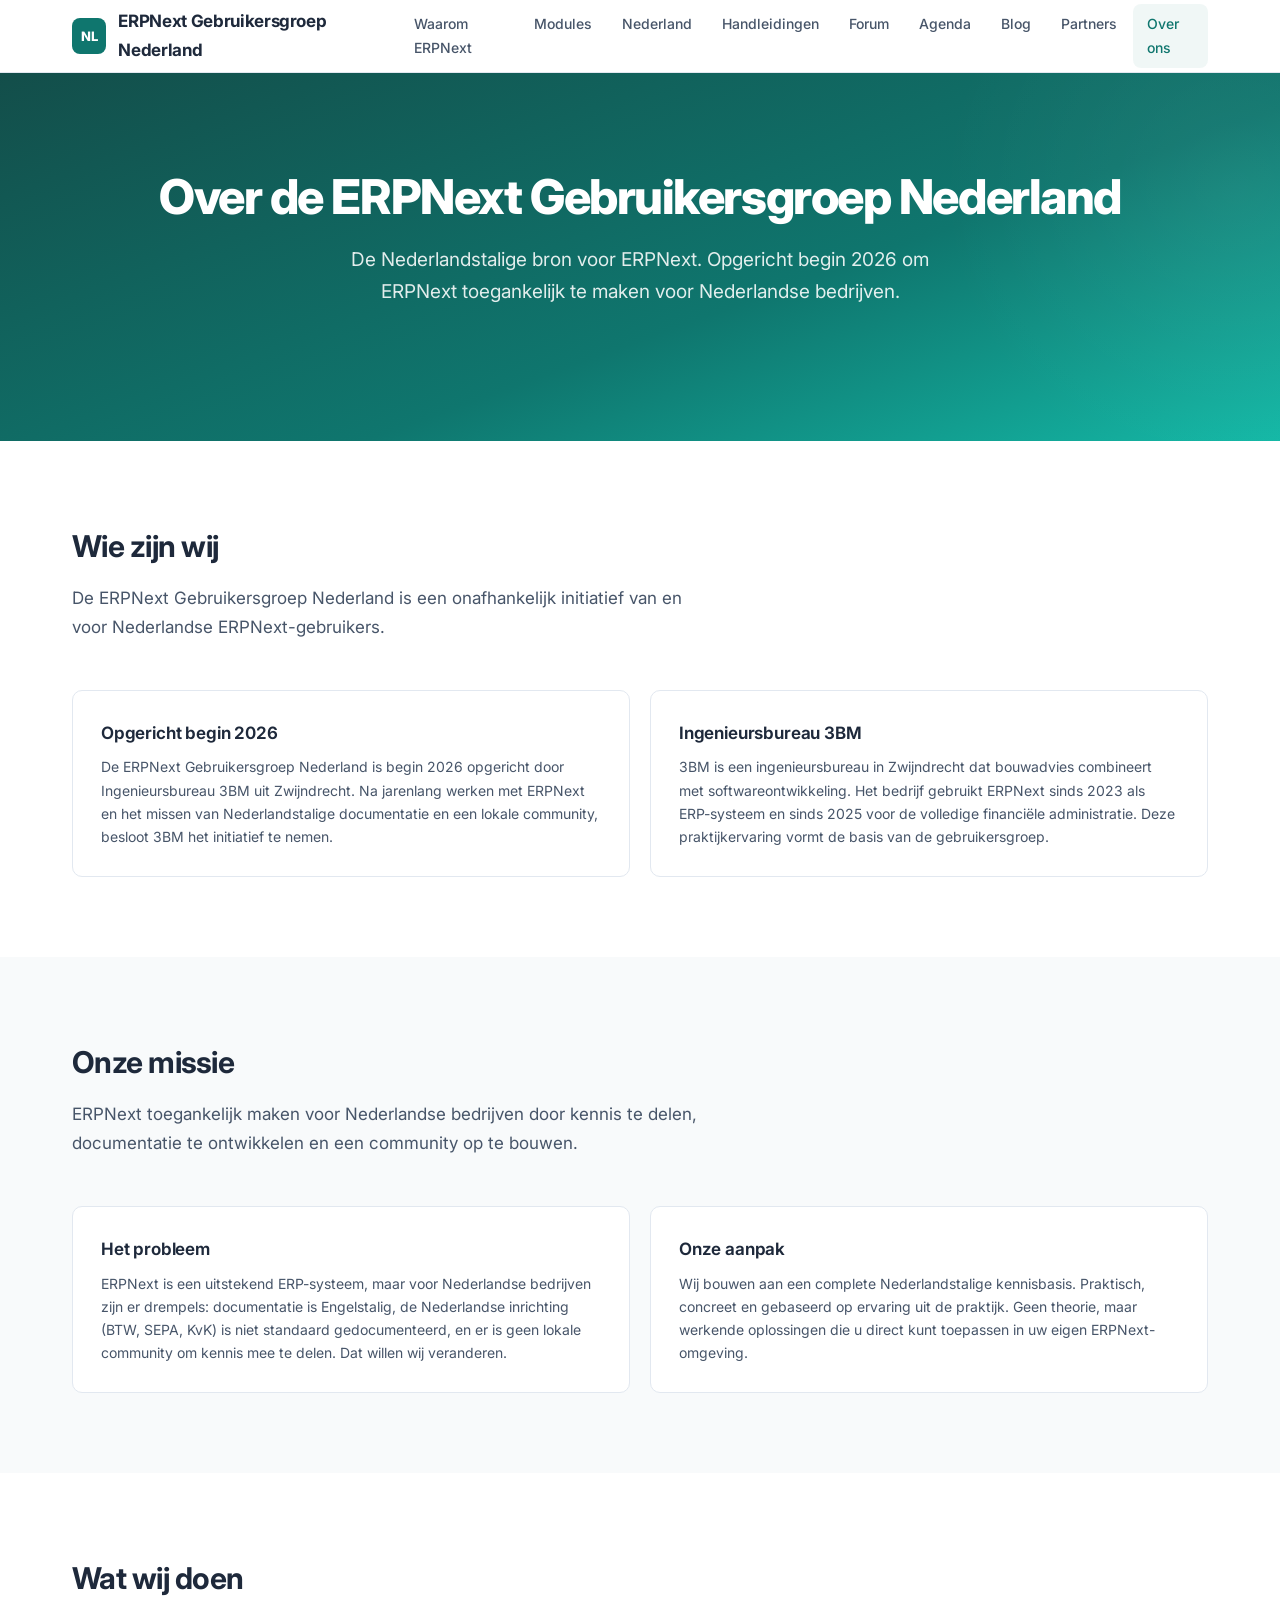
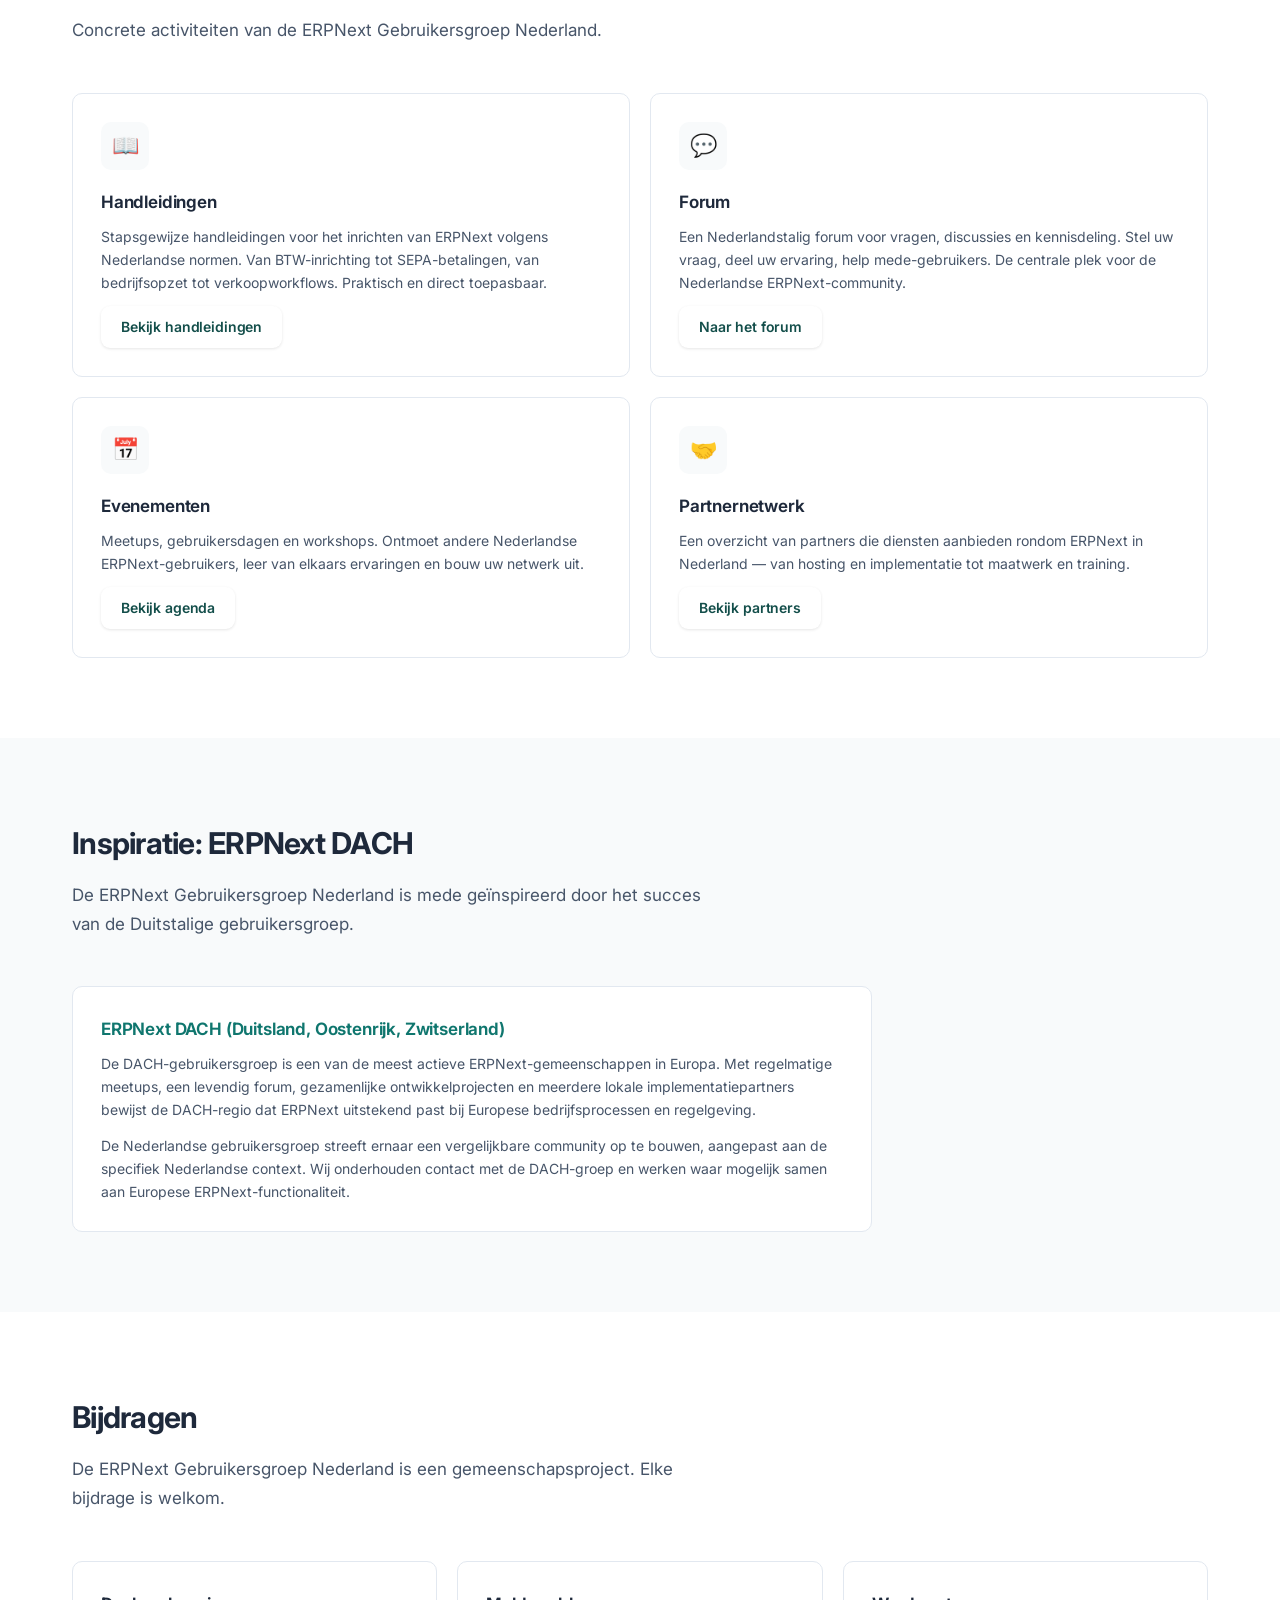
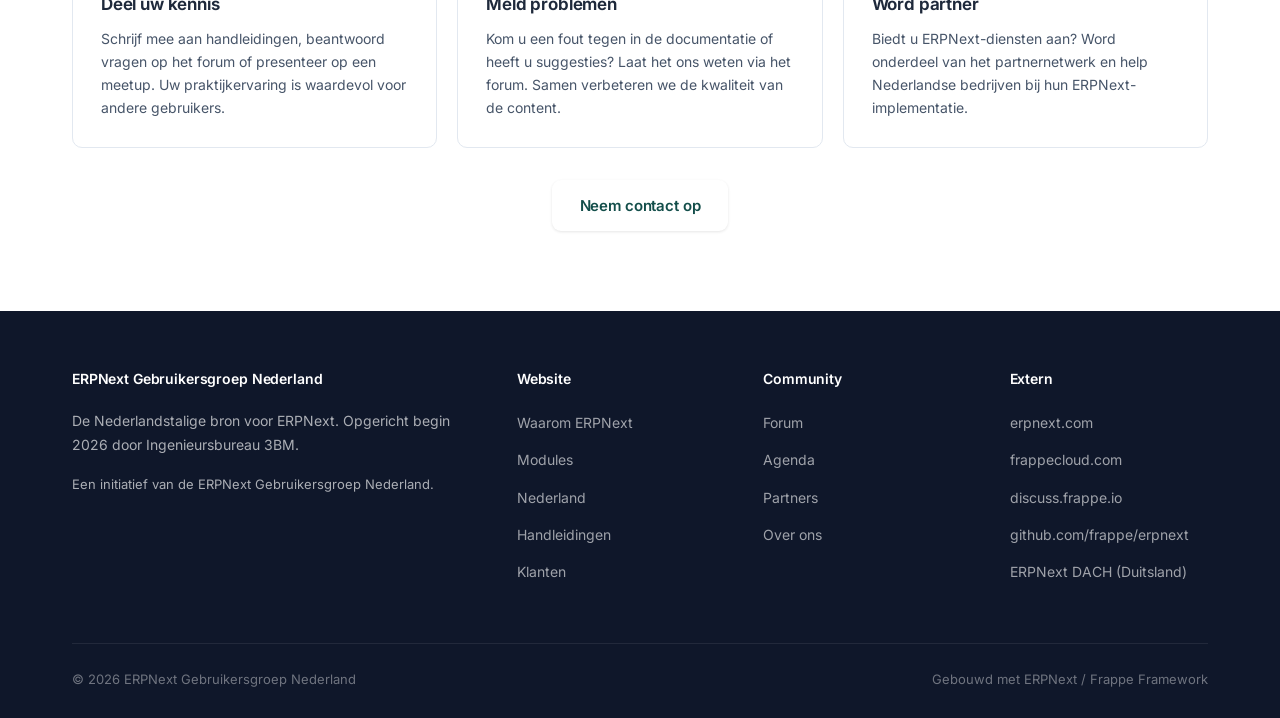
<file: mockup/over-ons.html>
<!DOCTYPE html>
<html lang="nl">
<head>
  <meta charset="UTF-8">
  <meta name="viewport" content="width=device-width, initial-scale=1.0">
  <title>Over ons — ERPNext Gebruikersgroep Nederland</title>
  <link rel="stylesheet" href="css/style.css">
  <link rel="preconnect" href="https://fonts.googleapis.com">
  <link href="https://fonts.googleapis.com/css2?family=Inter:wght@400;500;600;700;800&display=swap" rel="stylesheet">
</head>
<body>

<!-- HEADER -->
<header>
  <div class="container">
    <a href="index.html" class="logo">
      <span class="logo-icon">NL</span>
      ERPNext Gebruikersgroep Nederland
    </a>
    <button class="nav-toggle">&#9776;</button>
    <nav>
      <a href="waarom.html">Waarom ERPNext</a>
      <a href="modules.html">Modules</a>
      <a href="nederland.html">Nederland</a>
      <a href="handleidingen.html">Handleidingen</a>
      <a href="forum.html">Forum</a>
      <a href="agenda.html">Agenda</a>
      <a href="blog.html">Blog</a>
      <a href="partners.html">Partners</a>
      <a href="over-ons.html" class="active">Over ons</a>
    </nav>
  </div>
</header>

<!-- HERO -->
<section class="hero">
  <div class="container">
    <h1>Over de ERPNext Gebruikersgroep Nederland</h1>
    <p>De Nederlandstalige bron voor ERPNext. Opgericht begin 2026 om ERPNext toegankelijk te maken voor Nederlandse bedrijven.</p>
  </div>
</section>

<!-- OVER ONS -->
<section>
  <div class="container">
    <h2>Wie zijn wij</h2>
    <p class="section-lead">De ERPNext Gebruikersgroep Nederland is een onafhankelijk initiatief van en voor Nederlandse ERPNext-gebruikers.</p>

    <div class="grid grid-2">
      <div class="card">
        <h3>Opgericht begin 2026</h3>
        <p>De ERPNext Gebruikersgroep Nederland is begin 2026 opgericht door Ingenieursbureau 3BM uit Zwijndrecht. Na jarenlang werken met ERPNext en het missen van Nederlandstalige documentatie en een lokale community, besloot 3BM het initiatief te nemen.</p>
      </div>
      <div class="card">
        <h3>Ingenieursbureau 3BM</h3>
        <p>3BM is een ingenieursbureau in Zwijndrecht dat bouwadvies combineert met softwareontwikkeling. Het bedrijf gebruikt ERPNext sinds 2023 als ERP-systeem en sinds 2025 voor de volledige financi&euml;le administratie. Deze praktijkervaring vormt de basis van de gebruikersgroep.</p>
      </div>
    </div>
  </div>
</section>

<!-- MISSIE -->
<section class="alt">
  <div class="container">
    <h2>Onze missie</h2>
    <p class="section-lead">ERPNext toegankelijk maken voor Nederlandse bedrijven door kennis te delen, documentatie te ontwikkelen en een community op te bouwen.</p>

    <div class="grid grid-2">
      <div class="card">
        <h3>Het probleem</h3>
        <p>ERPNext is een uitstekend ERP-systeem, maar voor Nederlandse bedrijven zijn er drempels: documentatie is Engelstalig, de Nederlandse inrichting (BTW, SEPA, KvK) is niet standaard gedocumenteerd, en er is geen lokale community om kennis mee te delen. Dat willen wij veranderen.</p>
      </div>
      <div class="card">
        <h3>Onze aanpak</h3>
        <p>Wij bouwen aan een complete Nederlandstalige kennisbasis. Praktisch, concreet en gebaseerd op ervaring uit de praktijk. Geen theorie, maar werkende oplossingen die u direct kunt toepassen in uw eigen ERPNext-omgeving.</p>
      </div>
    </div>
  </div>
</section>

<!-- WAT WE DOEN -->
<section>
  <div class="container">
    <h2>Wat wij doen</h2>
    <p class="section-lead">Concrete activiteiten van de ERPNext Gebruikersgroep Nederland.</p>

    <div class="grid grid-2">
      <div class="card">
        <div class="card-icon">&#128214;</div>
        <h3>Handleidingen</h3>
        <p>Stapsgewijze handleidingen voor het inrichten van ERPNext volgens Nederlandse normen. Van BTW-inrichting tot SEPA-betalingen, van bedrijfsopzet tot verkoopworkflows. Praktisch en direct toepasbaar.</p>
        <div style="margin-top: 12px;">
          <a href="handleidingen.html" class="btn btn-sm btn-primary">Bekijk handleidingen</a>
        </div>
      </div>
      <div class="card">
        <div class="card-icon">&#128172;</div>
        <h3>Forum</h3>
        <p>Een Nederlandstalig forum voor vragen, discussies en kennisdeling. Stel uw vraag, deel uw ervaring, help mede-gebruikers. De centrale plek voor de Nederlandse ERPNext-community.</p>
        <div style="margin-top: 12px;">
          <a href="forum.html" class="btn btn-sm btn-primary">Naar het forum</a>
        </div>
      </div>
      <div class="card">
        <div class="card-icon">&#128197;</div>
        <h3>Evenementen</h3>
        <p>Meetups, gebruikersdagen en workshops. Ontmoet andere Nederlandse ERPNext-gebruikers, leer van elkaars ervaringen en bouw uw netwerk uit.</p>
        <div style="margin-top: 12px;">
          <a href="agenda.html" class="btn btn-sm btn-primary">Bekijk agenda</a>
        </div>
      </div>
      <div class="card">
        <div class="card-icon">&#129309;</div>
        <h3>Partnernetwerk</h3>
        <p>Een overzicht van partners die diensten aanbieden rondom ERPNext in Nederland — van hosting en implementatie tot maatwerk en training.</p>
        <div style="margin-top: 12px;">
          <a href="partners.html" class="btn btn-sm btn-primary">Bekijk partners</a>
        </div>
      </div>
    </div>
  </div>
</section>

<!-- INSPIRATIE -->
<section class="alt">
  <div class="container">
    <h2>Inspiratie: ERPNext DACH</h2>
    <p class="section-lead">De ERPNext Gebruikersgroep Nederland is mede ge&iuml;nspireerd door het succes van de Duitstalige gebruikersgroep.</p>

    <div class="card" style="max-width: 800px;">
      <h3><a href="https://discuss.erpnext.com/c/erpnext-dach">ERPNext DACH (Duitsland, Oostenrijk, Zwitserland)</a></h3>
      <p>De DACH-gebruikersgroep is een van de meest actieve ERPNext-gemeenschappen in Europa. Met regelmatige meetups, een levendig forum, gezamenlijke ontwikkelprojecten en meerdere lokale implementatiepartners bewijst de DACH-regio dat ERPNext uitstekend past bij Europese bedrijfsprocessen en regelgeving.</p>
      <p style="margin-top: 12px;">De Nederlandse gebruikersgroep streeft ernaar een vergelijkbare community op te bouwen, aangepast aan de specifiek Nederlandse context. Wij onderhouden contact met de DACH-groep en werken waar mogelijk samen aan Europese ERPNext-functionaliteit.</p>
    </div>
  </div>
</section>

<!-- BIJDRAGEN -->
<section>
  <div class="container">
    <h2>Bijdragen</h2>
    <p class="section-lead">De ERPNext Gebruikersgroep Nederland is een gemeenschapsproject. Elke bijdrage is welkom.</p>

    <div class="grid grid-3">
      <div class="card">
        <h3>Deel uw kennis</h3>
        <p>Schrijf mee aan handleidingen, beantwoord vragen op het forum of presenteer op een meetup. Uw praktijkervaring is waardevol voor andere gebruikers.</p>
      </div>
      <div class="card">
        <h3>Meld problemen</h3>
        <p>Kom u een fout tegen in de documentatie of heeft u suggesties? Laat het ons weten via het forum. Samen verbeteren we de kwaliteit van de content.</p>
      </div>
      <div class="card">
        <h3>Word partner</h3>
        <p>Biedt u ERPNext-diensten aan? Word onderdeel van het partnernetwerk en help Nederlandse bedrijven bij hun ERPNext-implementatie.</p>
      </div>
    </div>

    <div style="text-align: center; margin-top: 32px;">
      <a href="forum.html" class="btn btn-primary">Neem contact op</a>
    </div>
  </div>
</section>

<!-- FOOTER -->
<footer>
  <div class="container">
    <div class="footer-grid">
      <div>
        <h4>ERPNext Gebruikersgroep Nederland</h4>
        <p style="font-size: 14px; margin-bottom: 16px;">De Nederlandstalige bron voor ERPNext. Opgericht begin 2026 door Ingenieursbureau 3BM.</p>
        <p style="font-size: 13px;">Een initiatief van de ERPNext Gebruikersgroep Nederland.</p>
      </div>
      <div>
        <h4>Website</h4>
        <ul>
          <li><a href="waarom.html">Waarom ERPNext</a></li>
          <li><a href="modules.html">Modules</a></li>
          <li><a href="nederland.html">Nederland</a></li>
          <li><a href="handleidingen.html">Handleidingen</a></li>
          <li><a href="klanten.html">Klanten</a></li>
        </ul>
      </div>
      <div>
        <h4>Community</h4>
        <ul>
          <li><a href="forum.html">Forum</a></li>
          <li><a href="agenda.html">Agenda</a></li>
          <li><a href="partners.html">Partners</a></li>
          <li><a href="over-ons.html">Over ons</a></li>
        </ul>
      </div>
      <div>
        <h4>Extern</h4>
        <ul>
          <li><a href="https://erpnext.com">erpnext.com</a></li>
          <li><a href="https://frappecloud.com">frappecloud.com</a></li>
          <li><a href="https://discuss.frappe.io">discuss.frappe.io</a></li>
          <li><a href="https://github.com/frappe/erpnext">github.com/frappe/erpnext</a></li>
          <li><a href="https://discuss.erpnext.com/c/erpnext-dach">ERPNext DACH (Duitsland)</a></li>
        </ul>
      </div>
    </div>
    <div class="footer-bottom">
      <span>&copy; 2026 ERPNext Gebruikersgroep Nederland</span>
      <span>Gebouwd met ERPNext / Frappe Framework</span>
    </div>
  </div>
</footer>

</body>
</html>
</file>
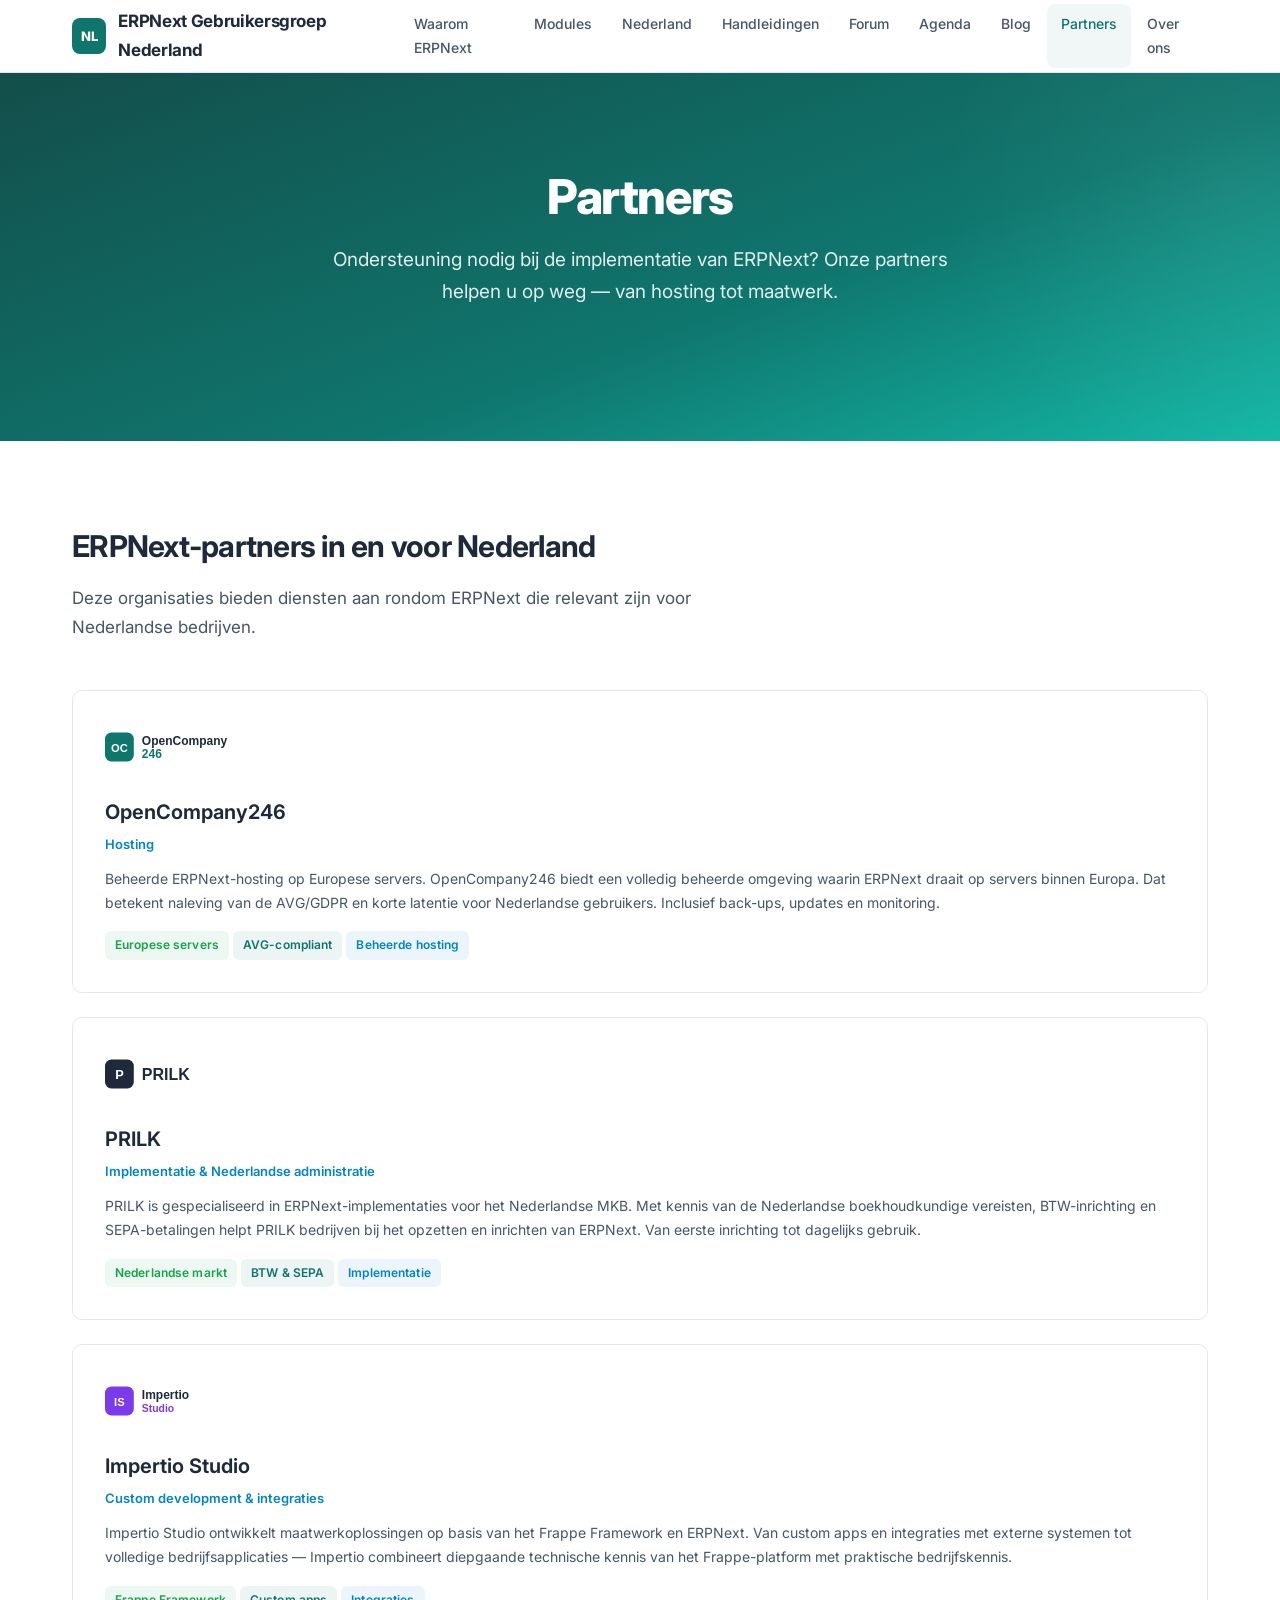
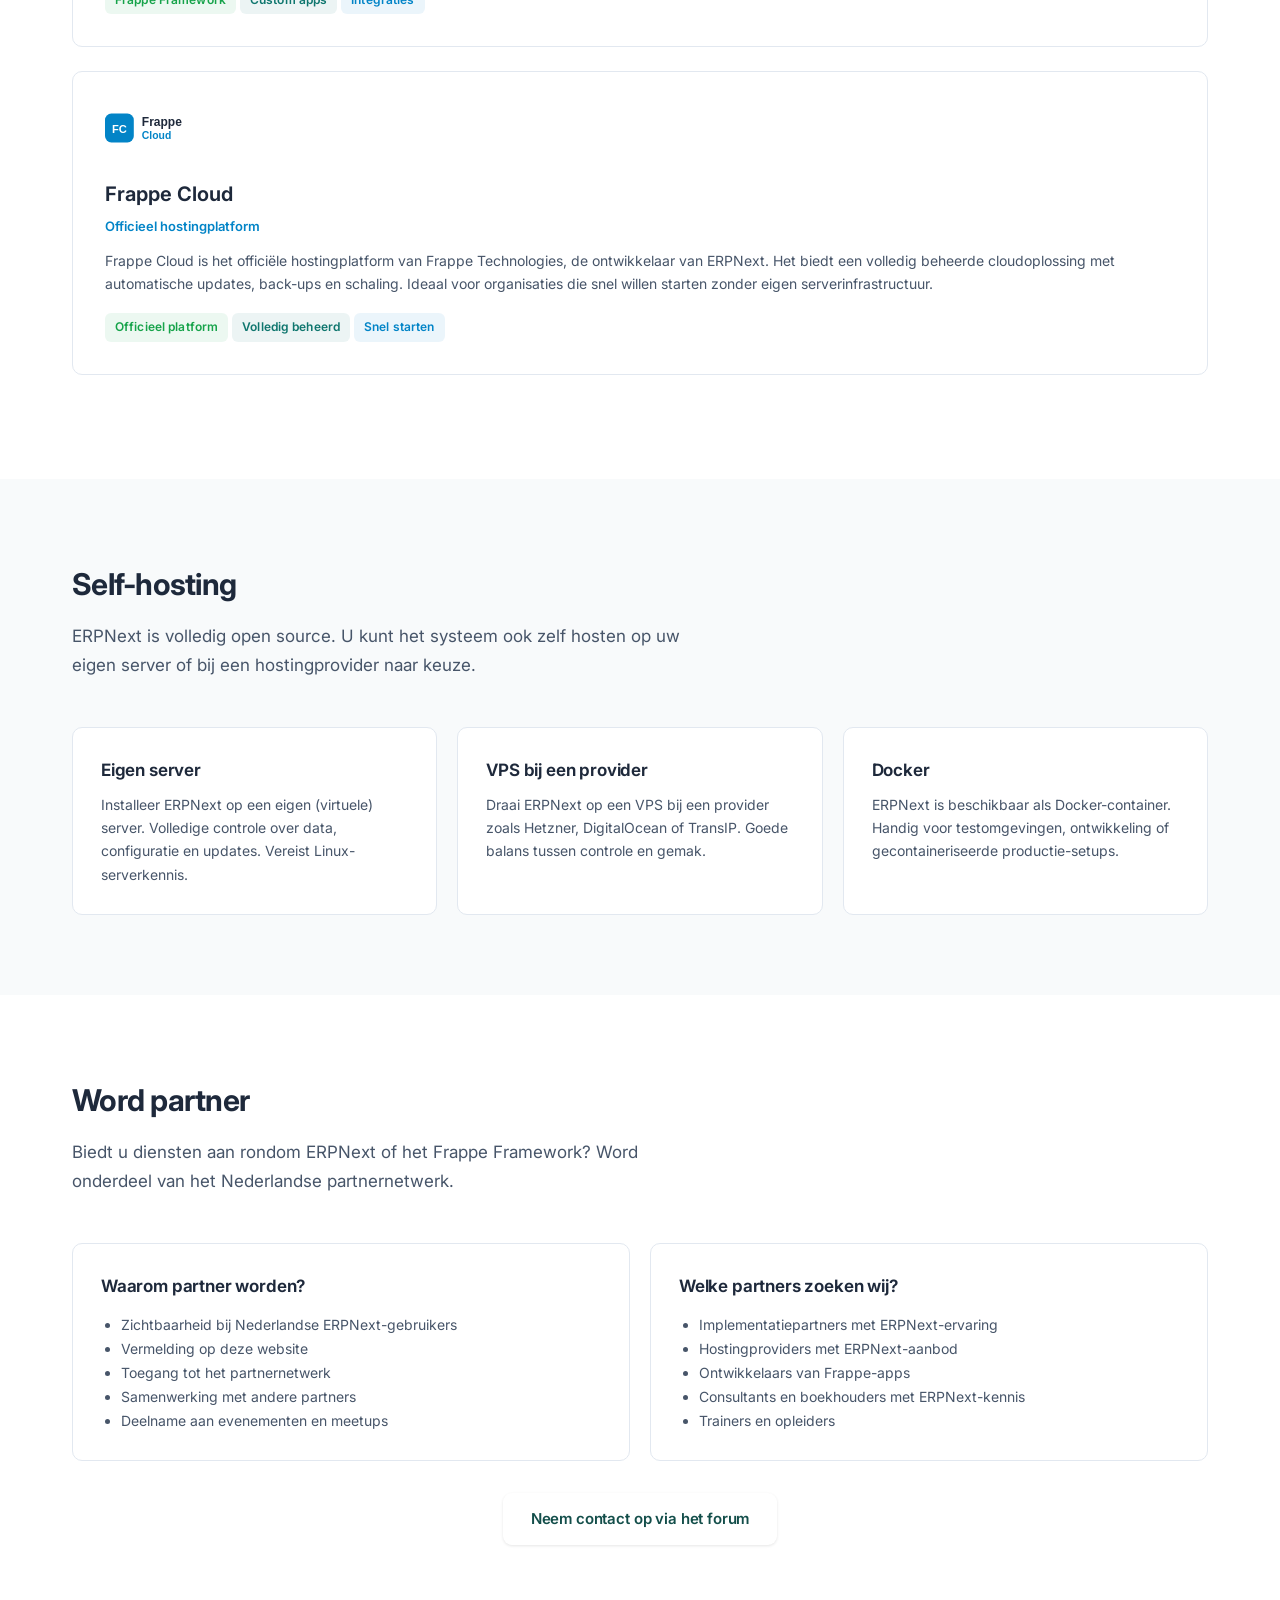
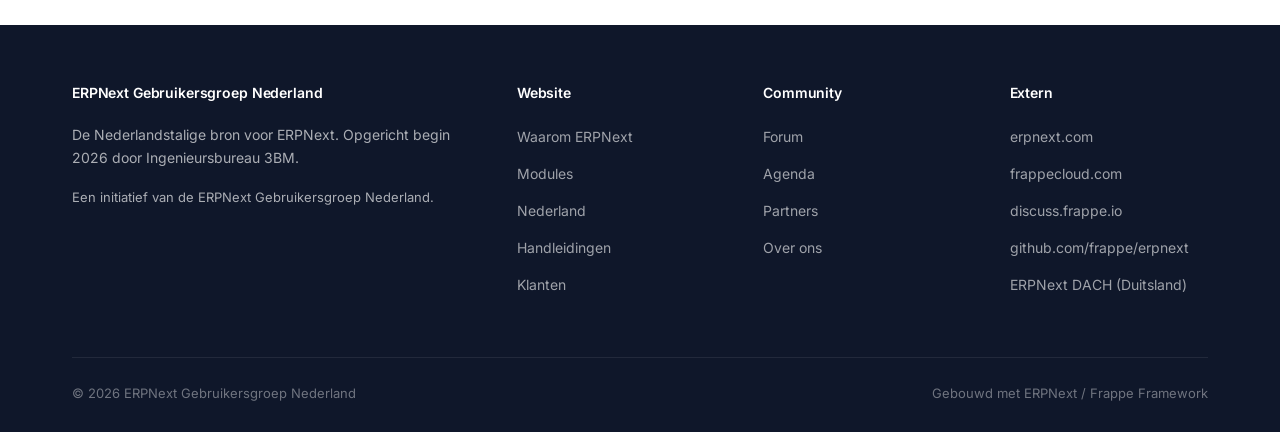
<file: mockup/partners.html>
<!DOCTYPE html>
<html lang="nl">
<head>
  <meta charset="UTF-8">
  <meta name="viewport" content="width=device-width, initial-scale=1.0">
  <title>Partners — ERPNext Gebruikersgroep Nederland</title>
  <link rel="stylesheet" href="css/style.css">
  <link rel="preconnect" href="https://fonts.googleapis.com">
  <link href="https://fonts.googleapis.com/css2?family=Inter:wght@400;500;600;700;800&display=swap" rel="stylesheet">
</head>
<body>

<!-- HEADER -->
<header>
  <div class="container">
    <a href="index.html" class="logo">
      <span class="logo-icon">NL</span>
      ERPNext Gebruikersgroep Nederland
    </a>
    <button class="nav-toggle">&#9776;</button>
    <nav>
      <a href="waarom.html">Waarom ERPNext</a>
      <a href="modules.html">Modules</a>
      <a href="nederland.html">Nederland</a>
      <a href="handleidingen.html">Handleidingen</a>
      <a href="forum.html">Forum</a>
      <a href="agenda.html">Agenda</a>
      <a href="blog.html">Blog</a>
      <a href="partners.html" class="active">Partners</a>
      <a href="over-ons.html">Over ons</a>
    </nav>
  </div>
</header>

<!-- HERO -->
<section class="hero">
  <div class="container">
    <h1>Partners</h1>
    <p>Ondersteuning nodig bij de implementatie van ERPNext? Onze partners helpen u op weg — van hosting tot maatwerk.</p>
  </div>
</section>

<!-- PARTNERS -->
<section>
  <div class="container">
    <h2>ERPNext-partners in en voor Nederland</h2>
    <p class="section-lead">Deze organisaties bieden diensten aan rondom ERPNext die relevant zijn voor Nederlandse bedrijven.</p>

    <div class="partner">
      <img src="img/logo-opencompany246.svg" alt="OpenCompany246" style="height: 48px; margin-bottom: 16px;">
      <h3>OpenCompany246</h3>
      <div class="partner-type">Hosting</div>
      <p>Beheerde ERPNext-hosting op Europese servers. OpenCompany246 biedt een volledig beheerde omgeving waarin ERPNext draait op servers binnen Europa. Dat betekent naleving van de AVG/GDPR en korte latentie voor Nederlandse gebruikers. Inclusief back-ups, updates en monitoring.</p>
      <div style="margin-top: 16px;">
        <span class="badge badge-success">Europese servers</span>
        <span class="badge badge-primary">AVG-compliant</span>
        <span class="badge badge-accent">Beheerde hosting</span>
      </div>
    </div>

    <div class="partner">
      <img src="img/logo-prilk.svg" alt="PRILK" style="height: 48px; margin-bottom: 16px;">
      <h3>PRILK</h3>
      <div class="partner-type">Implementatie &amp; Nederlandse administratie</div>
      <p>PRILK is gespecialiseerd in ERPNext-implementaties voor het Nederlandse MKB. Met kennis van de Nederlandse boekhoudkundige vereisten, BTW-inrichting en SEPA-betalingen helpt PRILK bedrijven bij het opzetten en inrichten van ERPNext. Van eerste inrichting tot dagelijks gebruik.</p>
      <div style="margin-top: 16px;">
        <span class="badge badge-success">Nederlandse markt</span>
        <span class="badge badge-primary">BTW &amp; SEPA</span>
        <span class="badge badge-accent">Implementatie</span>
      </div>
    </div>

    <div class="partner">
      <img src="img/logo-impertio.svg" alt="Impertio Studio" style="height: 48px; margin-bottom: 16px;">
      <h3>Impertio Studio</h3>
      <div class="partner-type">Custom development &amp; integraties</div>
      <p>Impertio Studio ontwikkelt maatwerkoplossingen op basis van het Frappe Framework en ERPNext. Van custom apps en integraties met externe systemen tot volledige bedrijfsapplicaties — Impertio combineert diepgaande technische kennis van het Frappe-platform met praktische bedrijfskennis.</p>
      <div style="margin-top: 16px;">
        <span class="badge badge-success">Frappe Framework</span>
        <span class="badge badge-primary">Custom apps</span>
        <span class="badge badge-accent">Integraties</span>
      </div>
    </div>

    <div class="partner">
      <img src="img/logo-frappe.svg" alt="Frappe Cloud" style="height: 48px; margin-bottom: 16px;">
      <h3>Frappe Cloud</h3>
      <div class="partner-type">Officieel hostingplatform</div>
      <p>Frappe Cloud is het officiële hostingplatform van Frappe Technologies, de ontwikkelaar van ERPNext. Het biedt een volledig beheerde cloudoplossing met automatische updates, back-ups en schaling. Ideaal voor organisaties die snel willen starten zonder eigen serverinfrastructuur.</p>
      <div style="margin-top: 16px;">
        <span class="badge badge-success">Officieel platform</span>
        <span class="badge badge-primary">Volledig beheerd</span>
        <span class="badge badge-accent">Snel starten</span>
      </div>
    </div>
  </div>
</section>

<!-- SELF-HOSTING -->
<section class="alt">
  <div class="container">
    <h2>Self-hosting</h2>
    <p class="section-lead">ERPNext is volledig open source. U kunt het systeem ook zelf hosten op uw eigen server of bij een hostingprovider naar keuze.</p>

    <div class="grid grid-3">
      <div class="card">
        <h3>Eigen server</h3>
        <p>Installeer ERPNext op een eigen (virtuele) server. Volledige controle over data, configuratie en updates. Vereist Linux-serverkennis.</p>
      </div>
      <div class="card">
        <h3>VPS bij een provider</h3>
        <p>Draai ERPNext op een VPS bij een provider zoals Hetzner, DigitalOcean of TransIP. Goede balans tussen controle en gemak.</p>
      </div>
      <div class="card">
        <h3>Docker</h3>
        <p>ERPNext is beschikbaar als Docker-container. Handig voor testomgevingen, ontwikkeling of gecontaineriseerde productie-setups.</p>
      </div>
    </div>
  </div>
</section>

<!-- WORD PARTNER -->
<section>
  <div class="container">
    <h2>Word partner</h2>
    <p class="section-lead">Biedt u diensten aan rondom ERPNext of het Frappe Framework? Word onderdeel van het Nederlandse partnernetwerk.</p>

    <div class="grid grid-2">
      <div class="card">
        <h3>Waarom partner worden?</h3>
        <ul style="margin-top: 12px; margin-left: 20px; font-size: 14px; color: var(--text-light);">
          <li>Zichtbaarheid bij Nederlandse ERPNext-gebruikers</li>
          <li>Vermelding op deze website</li>
          <li>Toegang tot het partnernetwerk</li>
          <li>Samenwerking met andere partners</li>
          <li>Deelname aan evenementen en meetups</li>
        </ul>
      </div>
      <div class="card">
        <h3>Welke partners zoeken wij?</h3>
        <ul style="margin-top: 12px; margin-left: 20px; font-size: 14px; color: var(--text-light);">
          <li>Implementatiepartners met ERPNext-ervaring</li>
          <li>Hostingproviders met ERPNext-aanbod</li>
          <li>Ontwikkelaars van Frappe-apps</li>
          <li>Consultants en boekhouders met ERPNext-kennis</li>
          <li>Trainers en opleiders</li>
        </ul>
      </div>
    </div>

    <div style="text-align: center; margin-top: 32px;">
      <a href="forum.html" class="btn btn-primary">Neem contact op via het forum</a>
    </div>
  </div>
</section>

<!-- FOOTER -->
<footer>
  <div class="container">
    <div class="footer-grid">
      <div>
        <h4>ERPNext Gebruikersgroep Nederland</h4>
        <p style="font-size: 14px; margin-bottom: 16px;">De Nederlandstalige bron voor ERPNext. Opgericht begin 2026 door Ingenieursbureau 3BM.</p>
        <p style="font-size: 13px;">Een initiatief van de ERPNext Gebruikersgroep Nederland.</p>
      </div>
      <div>
        <h4>Website</h4>
        <ul>
          <li><a href="waarom.html">Waarom ERPNext</a></li>
          <li><a href="modules.html">Modules</a></li>
          <li><a href="nederland.html">Nederland</a></li>
          <li><a href="handleidingen.html">Handleidingen</a></li>
          <li><a href="klanten.html">Klanten</a></li>
        </ul>
      </div>
      <div>
        <h4>Community</h4>
        <ul>
          <li><a href="forum.html">Forum</a></li>
          <li><a href="agenda.html">Agenda</a></li>
          <li><a href="partners.html">Partners</a></li>
          <li><a href="over-ons.html">Over ons</a></li>
        </ul>
      </div>
      <div>
        <h4>Extern</h4>
        <ul>
          <li><a href="https://erpnext.com">erpnext.com</a></li>
          <li><a href="https://frappecloud.com">frappecloud.com</a></li>
          <li><a href="https://discuss.frappe.io">discuss.frappe.io</a></li>
          <li><a href="https://github.com/frappe/erpnext">github.com/frappe/erpnext</a></li>
          <li><a href="https://discuss.erpnext.com/c/erpnext-dach">ERPNext DACH (Duitsland)</a></li>
        </ul>
      </div>
    </div>
    <div class="footer-bottom">
      <span>&copy; 2026 ERPNext Gebruikersgroep Nederland</span>
      <span>Gebouwd met ERPNext / Frappe Framework</span>
    </div>
  </div>
</footer>

</body>
</html>
</file>
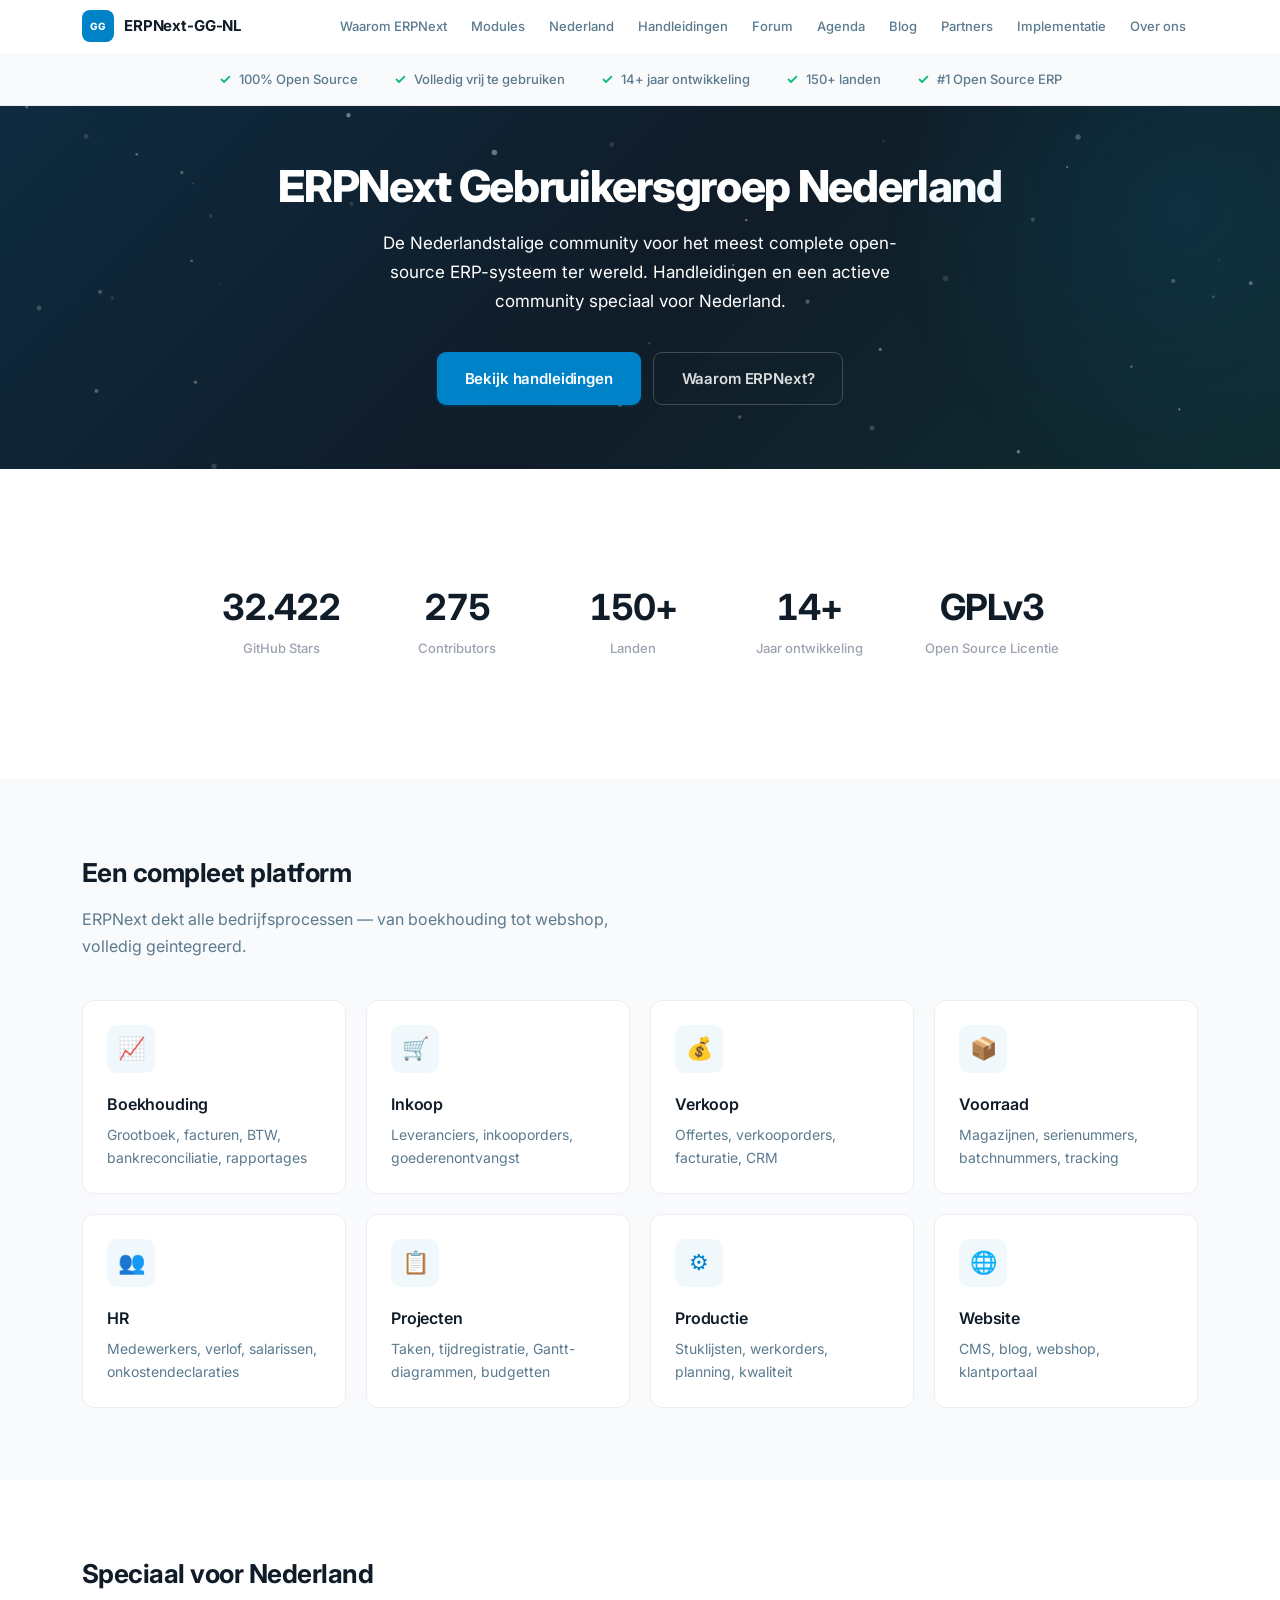
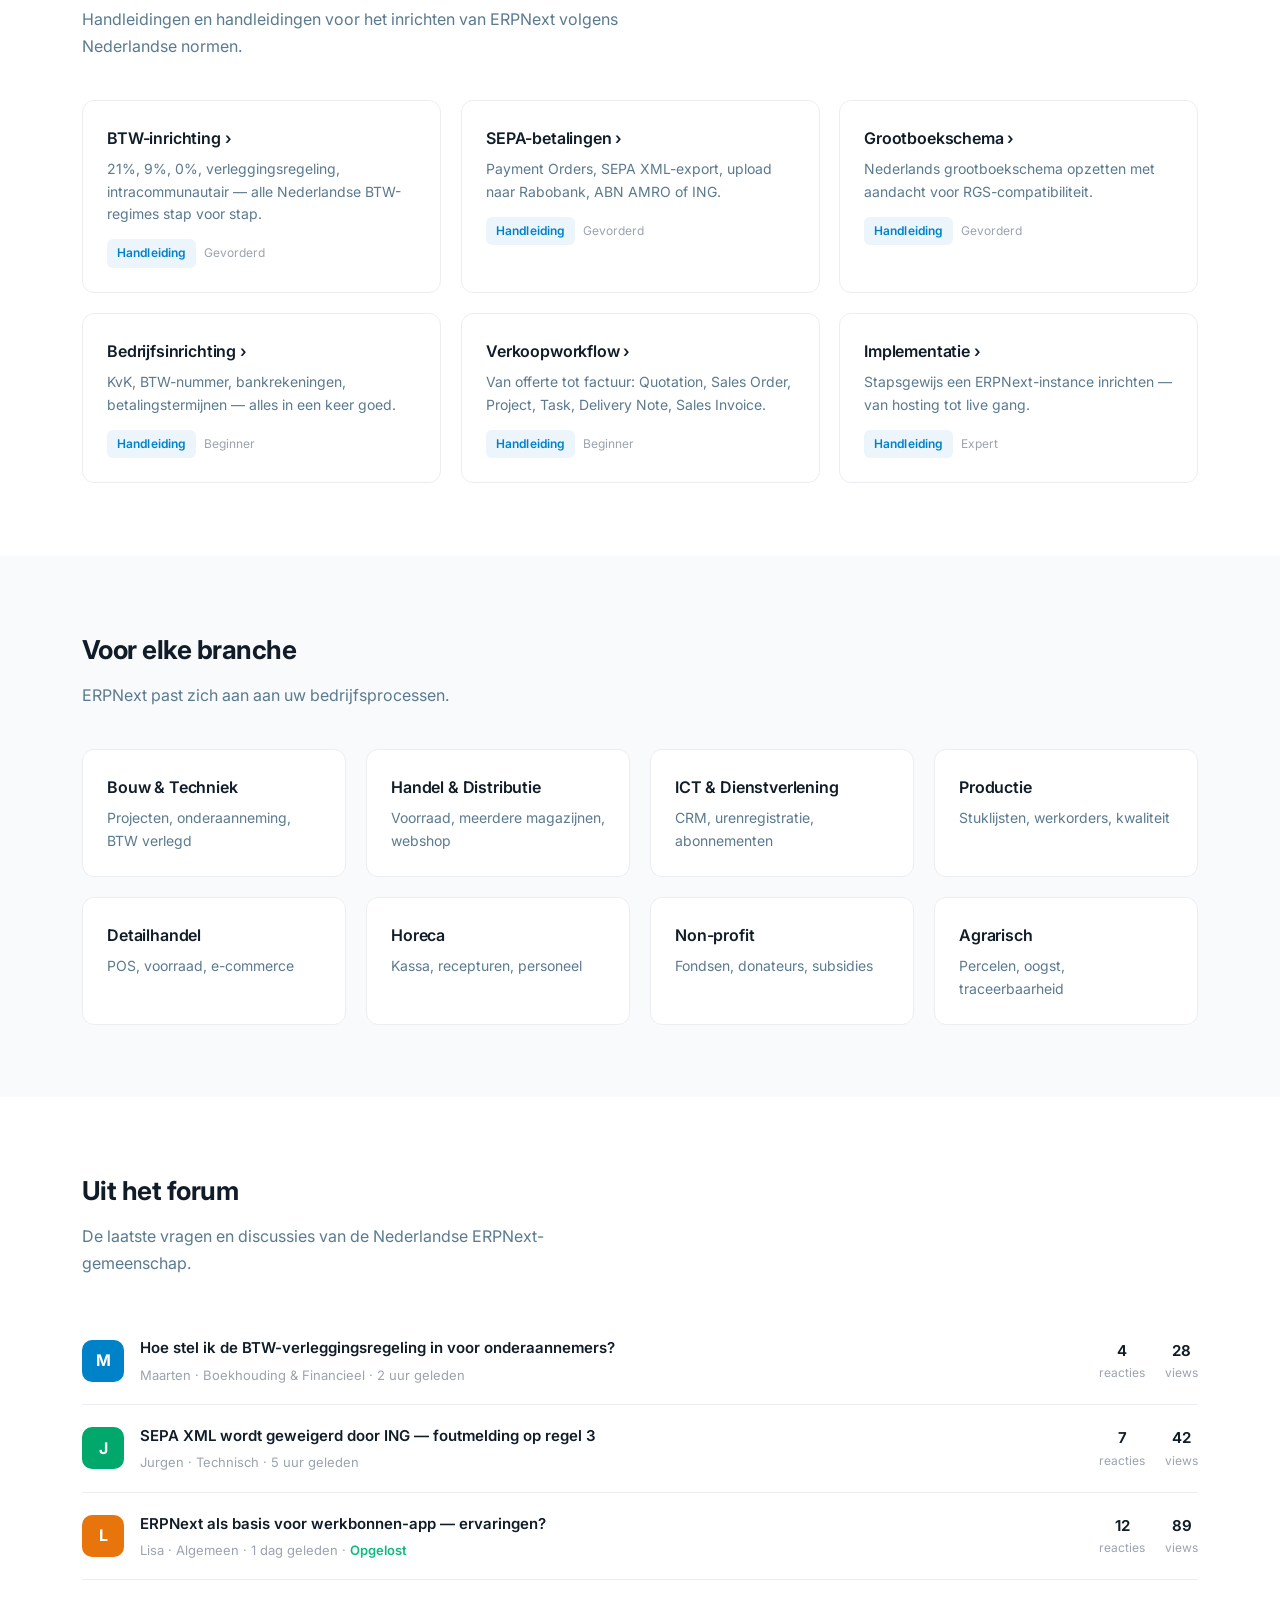
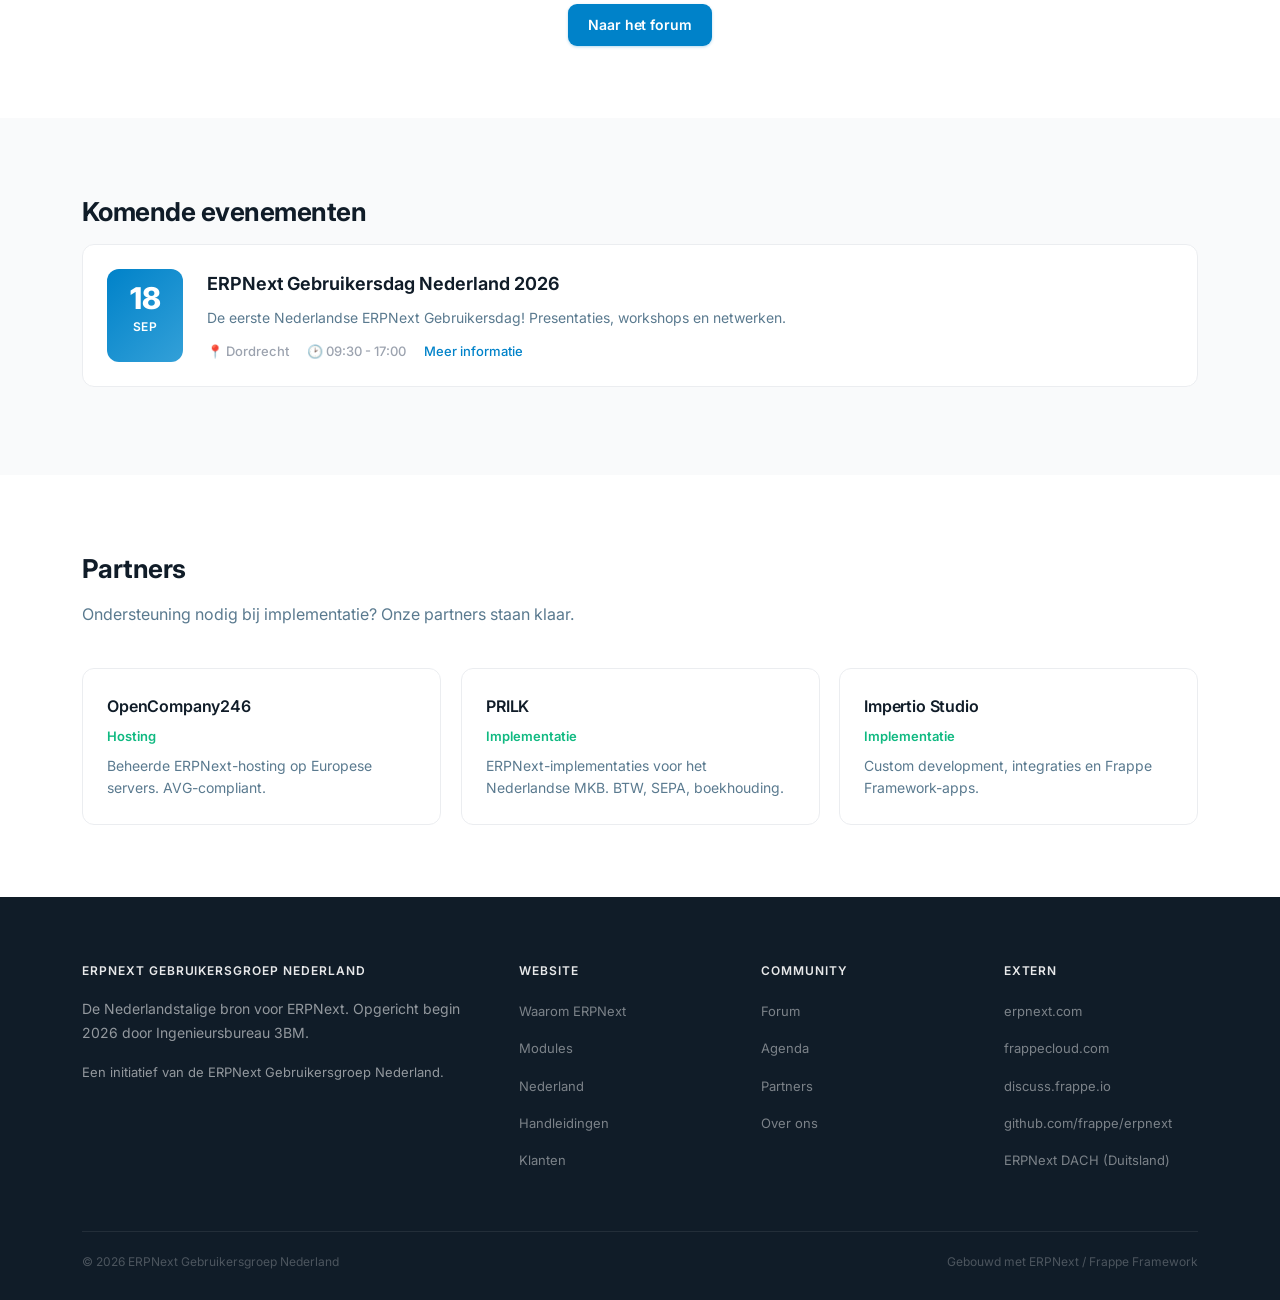
<file: mockup/single-page.html>
<!DOCTYPE html>
<html lang="nl">
<head>
  <meta charset="UTF-8">
  <meta name="viewport" content="width=device-width, initial-scale=1.0">
  <title>ERPNext Gebruikersgroep Nederland</title>
  <link rel="preconnect" href="https://fonts.googleapis.com">
  <link href="https://fonts.googleapis.com/css2?family=Inter:wght@400;500;600;700;800&display=swap" rel="stylesheet">
  <style>
/* === ERPNext-GG-NL — OC246-inspired Design === */

:root {
  --primary: #0082C9;
  --primary-light: #33a0d8;
  --primary-dark: #0565C9;
  --accent: #10b981;
  --accent-light: #34d399;
  --bg: #ffffff;
  --bg-light: #F9FAFB;
  --bg-dark: #F1F3F5;
  --text: #101C28;
  --text-light: #5A7A8F;
  --text-muted: #9ca3af;
  --border: #EBEDF0;
  --success: #10b981;
  --warning: #f59e0b;
  --danger: #dc2626;
  --radius: 12px;
  --shadow: 0 1px 2px rgba(0, 0, 0, 0.04);
  --shadow-lg: 0 12px 40px -12px rgba(0, 0, 0, 0.1);
  --max-width: 1180px;
  --font: 'Inter', -apple-system, BlinkMacSystemFont, 'Segoe UI', sans-serif;
}

* { margin: 0; padding: 0; box-sizing: border-box; }

body {
  font-family: var(--font);
  color: var(--text);
  background: var(--bg);
  line-height: 1.7;
  font-size: 16px;
  -webkit-font-smoothing: antialiased;
  -moz-osx-font-smoothing: grayscale;
}

a { color: var(--primary); text-decoration: none; transition: color 0.2s ease; }
a:hover { color: var(--primary-light); text-decoration: none; }

.container { max-width: var(--max-width); margin: 0 auto; padding: 0 32px; }

header {
  position: sticky;
  top: 0;
  z-index: 100;
  backdrop-filter: blur(24px);
  -webkit-backdrop-filter: blur(24px);
  background: rgba(255, 255, 255, 0.9);
  border-bottom: 1px solid transparent;
  transition: all 0.3s ease;
}
header.scrolled {
  box-shadow: 0 1px 20px rgba(0,0,0,0.05);
  border-bottom-color: var(--border);
}
header .container {
  display: flex;
  align-items: center;
  justify-content: space-between;
  height: 52px;
}
.logo {
  font-size: 15px;
  font-weight: 700;
  color: var(--text);
  display: flex;
  align-items: center;
  gap: 10px;
  letter-spacing: -0.01em;
  cursor: pointer;
}
.logo:hover { text-decoration: none; color: var(--text); }
.logo .logo-icon {
  width: 32px; height: 32px;
  background: var(--primary);
  border-radius: 8px;
  display: flex; align-items: center; justify-content: center;
  font-weight: 800; font-size: 10px;
  color: #fff;
  letter-spacing: 0.02em;
}
nav { display: flex; gap: 0; }
nav a {
  color: var(--text-light);
  padding: 6px 12px;
  border-radius: 6px;
  font-size: 13px;
  font-weight: 500;
  transition: all 0.15s ease;
  cursor: pointer;
}
nav a:hover {
  color: var(--text);
  text-decoration: none;
}
nav a.active {
  color: var(--primary);
  font-weight: 600;
}
.nav-toggle { display: none; background: none; border: none; color: var(--text); font-size: 24px; cursor: pointer; padding: 8px; border-radius: 8px; }
.nav-toggle:hover { background: var(--bg-light); }

.hero {
  background: var(--text);
  color: #fff;
  padding: 56px 0 64px;
  text-align: center;
  position: relative;
  overflow: hidden;
}
.hero::before {
  content: '';
  position: absolute;
  inset: 0;
  background: linear-gradient(135deg, rgba(0,130,201,0.15) 0%, transparent 50%, rgba(16,185,129,0.1) 100%);
}
.hero::after {
  content: '';
  position: absolute;
  top: -200px;
  right: -200px;
  width: 600px;
  height: 600px;
  background: radial-gradient(circle, rgba(0,130,201,0.12) 0%, transparent 70%);
  border-radius: 50%;
}
.hero h1 {
  font-size: 44px;
  font-weight: 800;
  margin-bottom: 18px;
  letter-spacing: -0.03em;
  line-height: 1.12;
  position: relative;
}
.hero h2 {
  font-size: 26px;
  font-weight: 700;
  margin-bottom: 12px;
  letter-spacing: -0.02em;
  color: #fff;
  position: relative;
}
.hero p { font-size: 17px; opacity: 0.7; max-width: 520px; margin: 0 auto 36px; line-height: 1.7; position: relative; font-weight: 400; }
.hero-buttons { display: flex; gap: 12px; justify-content: center; flex-wrap: wrap; position: relative; }
.btn {
  display: inline-flex; align-items: center; gap: 8px;
  padding: 13px 28px;
  border-radius: 9px;
  font-weight: 600;
  font-size: 15px;
  border: none;
  cursor: pointer;
  transition: all 0.25s ease;
  letter-spacing: -0.01em;
}
.btn-primary {
  background: var(--primary);
  color: #fff;
  box-shadow: 0 1px 3px rgba(0,130,201,0.3);
  font-weight: 600;
}
.btn-primary:hover {
  background: var(--primary-light);
  color: #fff;
  text-decoration: none;
  transform: translateY(-1px);
  box-shadow: 0 4px 16px rgba(0,130,201,0.3);
}
.btn-outline {
  background: transparent;
  color: rgba(255, 255, 255, 0.85);
  border: 1.5px solid rgba(255, 255, 255, 0.2);
}
.btn-outline:hover {
  border-color: rgba(255, 255, 255, 0.5);
  background: rgba(255, 255, 255, 0.06);
  color: #fff;
  text-decoration: none;
  transform: translateY(-1px);
}
.btn-sm { padding: 9px 20px; font-size: 14px; }

section { padding: 72px 0; }
section.alt { background: var(--bg-light); }
section h2 {
  font-size: 26px;
  font-weight: 700;
  margin-bottom: 10px;
  letter-spacing: -0.02em;
  color: var(--text);
}
section .section-lead {
  font-size: 16px;
  color: var(--text-light);
  margin-bottom: 40px;
  max-width: 560px;
  line-height: 1.7;
}

.grid { display: grid; gap: 20px; }
.grid-2 { grid-template-columns: repeat(2, 1fr); }
.grid-3 { grid-template-columns: repeat(3, 1fr); }
.grid-4 { grid-template-columns: repeat(4, 1fr); }

.card {
  background: var(--bg);
  border: 1px solid var(--border);
  border-radius: var(--radius);
  padding: 24px;
  transition: all 0.2s ease;
}
.card:hover {
  box-shadow: 0 8px 30px -10px rgba(0, 0, 0, 0.08);
  border-color: #d1d5db;
  transform: translateY(-1px);
}
.card h3 { font-size: 16px; font-weight: 600; margin-bottom: 6px; letter-spacing: -0.01em; color: var(--text); }
.card p { color: var(--text-light); font-size: 14px; line-height: 1.6; }
.card .card-icon {
  width: 48px; height: 48px;
  background: var(--bg-light);
  border-radius: 10px;
  display: flex; align-items: center; justify-content: center;
  font-size: 22px;
  margin-bottom: 18px;
}
.card .card-meta { font-size: 12px; color: var(--text-muted); margin-top: 14px; display: flex; align-items: center; gap: 8px; }
.card-link { display: block; color: inherit; }
.card-link:hover { text-decoration: none; }

.module-card .card-icon {
  background: rgba(0,130,201,0.06);
  color: var(--primary);
  box-shadow: none;
  border: none;
}

.stats { display: flex; justify-content: center; gap: 56px; padding: 48px 0; flex-wrap: wrap; }
.stat { text-align: center; min-width: 120px; }
.stat-value {
  font-size: 36px;
  font-weight: 700;
  color: var(--text);
  letter-spacing: -0.03em;
  line-height: 1;
  font-variant-numeric: tabular-nums;
  font-feature-settings: "tnum";
  min-height: 40px;
}
.stat-label { font-size: 13px; color: var(--text-muted); margin-top: 8px; font-weight: 500; }

table { width: 100%; border-collapse: collapse; font-size: 14px; }
th, td { padding: 14px 18px; text-align: left; border-bottom: 1px solid var(--border); }
th {
  background: var(--bg-light);
  font-weight: 600;
  font-size: 12px;
  color: var(--text-muted);
  text-transform: uppercase;
  letter-spacing: 0.06em;
}
tr:hover td { background: var(--bg-light); }

.badge {
  display: inline-block;
  padding: 4px 10px;
  border-radius: 6px;
  font-size: 12px;
  font-weight: 600;
  letter-spacing: 0.01em;
}
.badge-primary { background: rgba(0,130,201,0.08); color: var(--primary); }
.badge-success { background: rgba(16,185,129,0.08); color: var(--success); }
.badge-warning { background: rgba(245,158,11,0.08); color: var(--warning); }
.badge-accent { background: rgba(0,130,201,0.06); color: var(--primary); }

.forum-categories { display: grid; grid-template-columns: 1fr 1fr; gap: 16px; margin-bottom: 48px; }
.forum-cat {
  display: flex; align-items: center; gap: 16px;
  padding: 20px 24px;
  background: var(--bg);
  border: 1px solid var(--border);
  border-radius: var(--radius);
  cursor: pointer;
  transition: all 0.25s ease;
}
.forum-cat:hover { border-color: var(--primary-light); box-shadow: var(--shadow); transform: translateY(-1px); }
.forum-cat-icon {
  width: 44px; height: 44px;
  border-radius: 10px;
  display: flex; align-items: center; justify-content: center;
  font-size: 20px; color: #fff; flex-shrink: 0;
}
.forum-cat-icon.blue { background: var(--primary); }
.forum-cat-icon.green { background: var(--accent); }
.forum-cat-icon.orange { background: var(--warning); }
.forum-cat-icon.purple { background: #6366f1; }
.forum-cat-icon.red { background: var(--danger); }
.forum-cat-icon.gray { background: var(--text-light); }
.forum-cat-icon.teal { background: var(--primary-light); }
.forum-cat h4 { font-size: 15px; margin-bottom: 2px; font-weight: 600; }
.forum-cat p { font-size: 13px; color: var(--text-muted); margin: 0; }
.forum-cat .count { margin-left: auto; text-align: center; flex-shrink: 0; }
.forum-cat .count-num { font-size: 18px; font-weight: 700; color: var(--primary); }
.forum-cat .count-label { font-size: 11px; color: var(--text-muted); }

.forum-post {
  display: flex; align-items: center; gap: 16px;
  padding: 18px 0;
  border-bottom: 1px solid var(--border);
  transition: background 0.15s ease;
}
.forum-post:last-child { border-bottom: none; }
.forum-avatar {
  width: 42px; height: 42px;
  border-radius: 10px;
  background: var(--primary);
  color: #fff;
  display: flex; align-items: center; justify-content: center;
  font-weight: 700; font-size: 16px; flex-shrink: 0;
}
.forum-post-content { flex: 1; min-width: 0; }
.forum-post-title { font-weight: 600; font-size: 15px; color: var(--text); display: block; transition: color 0.2s ease; cursor: pointer; }
.forum-post-title:hover { color: var(--primary); }
.forum-post-meta { font-size: 13px; color: var(--text-muted); margin-top: 3px; }
.forum-post-stats { display: flex; gap: 20px; flex-shrink: 0; text-align: center; }
.forum-post-stat { font-size: 12px; color: var(--text-muted); }
.forum-post-stat strong { display: block; font-size: 15px; color: var(--text); font-weight: 650; }
.forum-solved { color: var(--success); font-weight: 600; }

.page-with-sidebar { display: grid; grid-template-columns: 260px 1fr; gap: 40px; }
.sidebar { position: sticky; top: 96px; align-self: start; }
.sidebar-nav a {
  display: block;
  padding: 10px 16px;
  color: var(--text-light);
  font-size: 14px;
  border-radius: 8px;
  border-left: 3px solid transparent;
  transition: all 0.2s ease;
  font-weight: 500;
  cursor: pointer;
}
.sidebar-nav a:hover, .sidebar-nav a.active {
  background: rgba(15, 118, 110, 0.05);
  color: var(--primary);
  border-left-color: var(--primary);
  text-decoration: none;
}
.sidebar-section { margin-bottom: 28px; }
.sidebar-section h4 {
  font-size: 11px;
  text-transform: uppercase;
  letter-spacing: 0.08em;
  color: var(--text-muted);
  padding: 0 16px;
  margin-bottom: 8px;
  font-weight: 600;
}

.page-header {
  padding: 56px 0 36px;
  border-bottom: 1px solid var(--border);
  margin-bottom: 48px;
}
.page-header h1 { font-size: 34px; font-weight: 700; letter-spacing: -0.025em; }
.page-header p { font-size: 17px; color: var(--text-light); margin-top: 10px; line-height: 1.7; }
.breadcrumb { font-size: 13px; color: var(--text-muted); margin-bottom: 10px; font-weight: 500; }
.breadcrumb a { color: var(--text-muted); transition: color 0.2s ease; cursor: pointer; }
.breadcrumb a:hover { color: var(--primary); }

.content h2 {
  font-size: 22px;
  margin: 48px 0 16px;
  padding-top: 28px;
  border-top: 1px solid var(--border);
  letter-spacing: -0.02em;
}
.content h2:first-child { border-top: none; margin-top: 0; padding-top: 0; }
.content h3 { font-size: 17px; margin: 28px 0 12px; font-weight: 650; }
.content p { margin-bottom: 16px; }
.content ul, .content ol { margin: 0 0 16px 24px; }
.content li { margin-bottom: 6px; }
.content code {
  background: var(--bg-light);
  padding: 3px 7px;
  border-radius: 6px;
  font-size: 13px;
  border: 1px solid var(--border);
  font-family: 'SFMono-Regular', Consolas, 'Liberation Mono', Menlo, monospace;
}
.content pre {
  background: var(--bg-light);
  padding: 20px;
  border-radius: var(--radius);
  overflow-x: auto;
  margin-bottom: 16px;
  font-size: 13px;
  border: 1px solid var(--border);
  font-family: 'SFMono-Regular', Consolas, 'Liberation Mono', Menlo, monospace;
}

.event {
  display: flex; gap: 24px;
  padding: 24px;
  background: var(--bg);
  border: 1px solid var(--border);
  border-radius: var(--radius);
  margin-bottom: 16px;
  transition: all 0.25s ease;
}
.event:hover { box-shadow: var(--shadow-lg); transform: translateY(-1px); }
.event-date {
  width: 76px; flex-shrink: 0;
  text-align: center;
  padding: 14px;
  background: linear-gradient(135deg, var(--primary), var(--primary-light));
  color: #fff;
  border-radius: var(--radius);
}
.event-date .day { font-size: 30px; font-weight: 800; line-height: 1; }
.event-date .month { font-size: 12px; text-transform: uppercase; margin-top: 4px; font-weight: 600; letter-spacing: 0.05em; }
.event-content h3 { font-size: 18px; margin-bottom: 6px; font-weight: 650; }
.event-content p { font-size: 14px; color: var(--text-light); margin-bottom: 10px; }
.event-meta { display: flex; gap: 18px; font-size: 13px; color: var(--text-muted); font-weight: 500; }

.partner {
  padding: 32px;
  background: var(--bg);
  border: 1px solid var(--border);
  border-radius: var(--radius);
  margin-bottom: 24px;
  transition: all 0.25s ease;
}
.partner:hover { box-shadow: var(--shadow-lg); }
.partner h3 { font-size: 20px; margin-bottom: 4px; font-weight: 650; }
.partner .partner-type { font-size: 13px; color: var(--accent); font-weight: 600; margin-bottom: 12px; }
.partner p { font-size: 14px; color: var(--text-light); }

footer {
  background: var(--text);
  color: rgba(255, 255, 255, 0.55);
  padding: 64px 0 28px;
  margin-top: 0;
}
footer h4 { color: rgba(255,255,255,0.9); font-size: 12px; margin-bottom: 16px; font-weight: 600; text-transform: uppercase; letter-spacing: 0.08em; }
footer a { color: rgba(255, 255, 255, 0.45); font-size: 13px; transition: all 0.15s ease; }
footer a:hover { color: rgba(255,255,255,0.9); text-decoration: none; }
footer ul { list-style: none; }
footer li { margin-bottom: 10px; }
.footer-grid { display: grid; grid-template-columns: 2fr 1fr 1fr 1fr; gap: 48px; }
.footer-description { font-size: 14px; line-height: 1.7; margin-bottom: 20px; }
.footer-bottom {
  margin-top: 48px;
  padding-top: 20px;
  border-top: 1px solid rgba(255, 255, 255, 0.08);
  font-size: 12px;
  display: flex;
  justify-content: space-between;
  color: rgba(255, 255, 255, 0.25);
}

.usp-bar {
  background: var(--bg-light);
  border-bottom: 1px solid var(--border);
  padding: 14px 0;
}
.usp-bar .container { display: flex; justify-content: center; gap: 36px; flex-wrap: wrap; }
.usp-item {
  display: flex;
  align-items: center;
  gap: 8px;
  font-size: 13px;
  color: var(--text-light);
  font-weight: 500;
}
.usp-icon { color: var(--accent); font-size: 14px; font-weight: 700; }

@media (max-width: 900px) {
  .grid-3, .grid-4 { grid-template-columns: repeat(2, 1fr); }
  .forum-categories { grid-template-columns: 1fr; }
  .page-with-sidebar { grid-template-columns: 1fr; }
  .sidebar { display: none; }
  .footer-grid { grid-template-columns: 1fr 1fr; }
  .hero h1 { font-size: 32px; }
  .hero { padding: 64px 0; }
  section { padding: 56px 0; }
  .container { padding: 0 24px; }
}
@media (max-width: 600px) {
  .grid-2, .grid-3, .grid-4 { grid-template-columns: 1fr; }
  nav { display: none; }
  .nav-toggle { display: block; }
  .hero { padding: 48px 0; }
  .hero h1 { font-size: 28px; }
  .hero p { font-size: 16px; }
  .stats { gap: 28px; }
  .stat-value { font-size: 32px; }
  .footer-grid { grid-template-columns: 1fr; }
  .footer-bottom { flex-direction: column; gap: 8px; }
  header .container { height: 64px; }
  section { padding: 48px 0; }
  .container { padding: 0 20px; }
  .card { padding: 22px; }
  .event { flex-direction: column; gap: 16px; }
  .event-date { width: auto; display: flex; gap: 8px; align-items: center; justify-content: flex-start; padding: 10px 16px; }
  .event-date .day { font-size: 22px; }
  .event-date .month { margin-top: 0; }
  .forum-post-stats { display: none; }
}
  </style>
  <style>
    .page { display: none; }
    .page.active { display: block; }

    /* Blog page styles */
    .blog-card { display: flex; gap: 24px; padding: 24px; background: var(--bg); border: 1px solid var(--border); border-radius: var(--radius); margin-bottom: 16px; transition: all 0.25s ease; cursor: pointer; }
    .blog-card:hover { box-shadow: var(--shadow-lg); transform: translateY(-1px); text-decoration: none; color: inherit; }
    .blog-thumb { width: 200px; height: 140px; flex-shrink: 0; background: var(--bg-light); border-radius: 8px; display: flex; align-items: center; justify-content: center; font-size: 40px; color: var(--text-muted); }
    .blog-content { flex: 1; }
    .blog-content h3 { font-size: 18px; margin-bottom: 6px; color: var(--text); }
    .blog-content p { font-size: 14px; color: var(--text-light); line-height: 1.6; }
    .blog-meta { font-size: 13px; color: var(--text-muted); margin-bottom: 8px; display: flex; gap: 16px; align-items: center; }
    @media (max-width: 600px) { .blog-card { flex-direction: column; } .blog-thumb { width: 100%; height: 120px; } }

    /* Blog post styles */
    .article { max-width: 720px; margin: 0 auto; }
    .article h1 { font-size: 32px; line-height: 1.25; letter-spacing: -0.025em; margin-bottom: 16px; }
    .article-meta { font-size: 14px; color: var(--text-muted); margin-bottom: 32px; display: flex; align-items: center; gap: 16px; padding-bottom: 24px; border-bottom: 1px solid var(--border); }
    .article-body { font-size: 16px; line-height: 1.8; }
    .article-body p { margin-bottom: 20px; }
    .article-body h2 { font-size: 22px; margin: 40px 0 16px; letter-spacing: -0.02em; }
    .article-body h3 { font-size: 18px; margin: 32px 0 12px; }
    .article-body ul { margin: 0 0 20px 24px; }
    .article-body li { margin-bottom: 8px; }
    .article-body blockquote { border-left: 3px solid var(--primary); padding: 16px 24px; background: var(--bg-light); border-radius: 0 var(--radius) var(--radius) 0; margin: 24px 0; font-style: italic; color: var(--text-light); }
    .article-author { display: flex; align-items: center; gap: 16px; padding: 24px; background: var(--bg-light); border-radius: var(--radius); margin-top: 48px; }
    .article-author-avatar { width: 56px; height: 56px; border-radius: 50%; background: var(--primary); color: #fff; display: flex; align-items: center; justify-content: center; font-weight: 700; font-size: 20px; flex-shrink: 0; }

    /* Forum post styles */
    .post-box { background: var(--bg); border: 1px solid var(--border); border-radius: var(--radius); padding: 24px; margin-bottom: 16px; }
    .post-box.is-solution { border-color: var(--success); border-width: 2px; }
    .post-author { display: flex; align-items: center; gap: 12px; margin-bottom: 16px; }
    .post-author-name { font-weight: 600; font-size: 15px; }
    .post-author-meta { font-size: 12px; color: var(--text-muted); }
    .post-body { font-size: 15px; line-height: 1.7; }
    .post-body p { margin-bottom: 12px; }
    .post-body code { background: var(--bg-light); padding: 2px 6px; border-radius: 4px; font-size: 13px; }
    .post-body pre { background: var(--bg-light); padding: 16px; border-radius: var(--radius); font-size: 13px; overflow-x: auto; margin: 12px 0; }
    .post-actions { display: flex; gap: 16px; margin-top: 16px; padding-top: 16px; border-top: 1px solid var(--border); font-size: 13px; }
    .post-actions a { color: var(--text-muted); display: flex; align-items: center; gap: 4px; cursor: pointer; }
    .post-actions a:hover { color: var(--primary); }
    .solution-badge { display: inline-flex; align-items: center; gap: 4px; background: rgba(0,168,107,0.1); color: var(--success); padding: 4px 12px; border-radius: 20px; font-size: 12px; font-weight: 600; }
    .reply-box { background: var(--bg-light); border-radius: var(--radius); padding: 24px; margin-top: 24px; }
    .reply-box textarea { width: 100%; border: 1px solid var(--border); border-radius: var(--radius); padding: 12px; font-family: var(--font); font-size: 14px; min-height: 120px; resize: vertical; }
    .reply-box textarea:focus { outline: none; border-color: var(--primary); }

    /* Implementatie styles */
    .phase-card {
      background: var(--bg); border: 1px solid var(--border); border-radius: var(--radius);
      padding: 32px; margin-bottom: 24px;
    }
    .phase-card h3 { display: flex; align-items: center; gap: 12px; font-size: 18px; margin-bottom: 16px; }
    .phase-badge {
      display: inline-flex; align-items: center; justify-content: center;
      width: 32px; height: 32px; border-radius: 50%;
      background: var(--primary); color: #fff; font-weight: 700; font-size: 14px;
    }

    /* === ANIMATIONS === */
    @keyframes fadeUp {
      from { opacity: 0; transform: translateY(24px); }
      to { opacity: 1; transform: translateY(0); }
    }
    @keyframes fadeIn {
      from { opacity: 0; }
      to { opacity: 1; }
    }
    @keyframes scaleIn {
      from { opacity: 0; transform: scale(0.92); }
      to { opacity: 1; transform: scale(1); }
    }
    @keyframes slideRight {
      from { opacity: 0; transform: translateX(-20px); }
      to { opacity: 1; transform: translateX(0); }
    }

    /* Elements start hidden, animate when .visible is added */
    .anim { opacity: 0; }
    .anim.visible { animation-fill-mode: both; }
    .anim-fade-up.visible { animation: fadeUp 0.6s cubic-bezier(0.16, 1, 0.3, 1) both; }
    .anim-fade-in.visible { animation: fadeIn 0.5s ease both; }
    .anim-scale-in.visible { animation: scaleIn 0.5s cubic-bezier(0.16, 1, 0.3, 1) both; }
    .anim-slide-right.visible { animation: slideRight 0.5s cubic-bezier(0.16, 1, 0.3, 1) both; }

    /* Stagger children */
    .anim-stagger > .anim:nth-child(1) { animation-delay: 0ms; }
    .anim-stagger > .anim:nth-child(2) { animation-delay: 60ms; }
    .anim-stagger > .anim:nth-child(3) { animation-delay: 120ms; }
    .anim-stagger > .anim:nth-child(4) { animation-delay: 180ms; }
    .anim-stagger > .anim:nth-child(5) { animation-delay: 240ms; }
    .anim-stagger > .anim:nth-child(6) { animation-delay: 300ms; }
    .anim-stagger > .anim:nth-child(7) { animation-delay: 360ms; }
    .anim-stagger > .anim:nth-child(8) { animation-delay: 420ms; }

    /* Hero entrance */
    .hero h1 { animation: fadeUp 0.7s cubic-bezier(0.16, 1, 0.3, 1) 0.1s both; }
    .hero p { animation: fadeUp 0.7s cubic-bezier(0.16, 1, 0.3, 1) 0.25s both; }
    .hero-buttons { animation: fadeUp 0.7s cubic-bezier(0.16, 1, 0.3, 1) 0.4s both; }

    /* Smooth card hover lift */
    .card { transition: all 0.25s cubic-bezier(0.16, 1, 0.3, 1); }

    /* Subtle gradient animation on hero */
    .hero { background-size: 200% 200%; animation: gradientShift 8s ease infinite; }
    @keyframes gradientShift {
      0%, 100% { background-position: 0% 50%; }
      50% { background-position: 100% 50%; }
    }

    /* Floating effect for stats */
    .stat-value[data-count] { transition: transform 0.3s ease; }
    .stat:hover .stat-value { transform: scale(1.05); }

    /* Button pulse on hero */
    .hero .btn-primary { position: relative; overflow: hidden; }
    .hero .btn-primary::after {
      content: '';
      position: absolute;
      inset: 0;
      background: linear-gradient(90deg, transparent, rgba(255,255,255,0.15), transparent);
      transform: translateX(-100%);
      animation: shimmer 3s ease-in-out infinite;
    }
    @keyframes shimmer {
      0% { transform: translateX(-100%); }
      50%, 100% { transform: translateX(100%); }
    }

    /* Forum post hover slide */
    .forum-post { transition: all 0.2s ease; }
    .forum-post:hover { background: var(--bg-light); margin: 0 -12px; padding-left: 12px; padding-right: 12px; border-radius: 8px; }

    /* Event card hover glow */
    .event:hover { box-shadow: 0 8px 30px -8px rgba(0,130,201,0.12); }

    /* Partner logo subtle bounce on hover */
    .partner:hover img { transform: scale(1.03); transition: transform 0.3s ease; }
  </style>
</head>
<body>

<!-- HEADER -->
<header>
  <div class="container">
    <a class="logo" data-page="home">
      <span class="logo-icon">GG</span>
      ERPNext-GG-NL
    </a>
    <button class="nav-toggle">&#9776;</button>
    <nav>
      <a href="#waarom" data-page="waarom">Waarom ERPNext</a>
      <a href="#modules" data-page="modules">Modules</a>
      <a href="#nederland" data-page="nederland">Nederland</a>
      <a href="#handleidingen" data-page="handleidingen">Handleidingen</a>
      <a href="#forum" data-page="forum">Forum</a>
      <a href="#agenda" data-page="agenda">Agenda</a>
      <a href="#blog" data-page="blog">Blog</a>
      <a href="#partners" data-page="partners">Partners</a>
      <a href="#implementatie" data-page="implementatie">Implementatie</a>
      <a href="#over-ons" data-page="over-ons">Over ons</a>
    </nav>
  </div>
</header>

<!-- ==================== HOME ==================== -->
<div id="home" class="page active">

<div class="usp-bar">
  <div class="container">
    <span class="usp-item"><span class="usp-icon">&#10003;</span> 100% Open Source</span>
    <span class="usp-item"><span class="usp-icon">&#10003;</span> Volledig vrij te gebruiken</span>
    <span class="usp-item"><span class="usp-icon">&#10003;</span> 14+ jaar ontwikkeling</span>
    <span class="usp-item"><span class="usp-icon">&#10003;</span> 150+ landen</span>
    <span class="usp-item"><span class="usp-icon">&#10003;</span> #1 Open Source ERP</span>
  </div>
</div>

<section class="hero">
  <div class="container">
    <h1>ERPNext Gebruikersgroep Nederland</h1>
    <p>De Nederlandstalige community voor het meest complete open-source ERP-systeem ter wereld. Handleidingen en een actieve community speciaal voor Nederland.</p>
    <div class="hero-buttons">
      <a data-page="handleidingen" class="btn btn-primary">Bekijk handleidingen</a>
      <a data-page="waarom" class="btn btn-outline">Waarom ERPNext?</a>
    </div>
  </div>
</section>

<section>
  <div class="container">
    <div class="stats">
      <div class="stat"><div class="stat-value" data-count="32422">0</div><div class="stat-label">GitHub Stars</div></div>
      <div class="stat"><div class="stat-value" data-count="275">0</div><div class="stat-label">Contributors</div></div>
      <div class="stat"><div class="stat-value" data-count="150" data-suffix="+">0</div><div class="stat-label">Landen</div></div>
      <div class="stat"><div class="stat-value" data-count="14" data-suffix="+">0</div><div class="stat-label">Jaar ontwikkeling</div></div>
      <div class="stat"><div class="stat-value">GPLv3</div><div class="stat-label">Open Source Licentie</div></div>
    </div>
  </div>
</section>

<section class="alt">
  <div class="container">
    <h2>Een compleet platform</h2>
    <p class="section-lead">ERPNext dekt alle bedrijfsprocessen — van boekhouding tot webshop, volledig geintegreerd.</p>
    <div class="grid grid-4">
      <a data-page="modules" class="card card-link module-card" style="cursor:pointer;"><div class="card-icon">&#128200;</div><h3>Boekhouding</h3><p>Grootboek, facturen, BTW, bankreconciliatie, rapportages</p></a>
      <a data-page="modules" class="card card-link module-card" style="cursor:pointer;"><div class="card-icon">&#128722;</div><h3>Inkoop</h3><p>Leveranciers, inkooporders, goederenontvangst</p></a>
      <a data-page="modules" class="card card-link module-card" style="cursor:pointer;"><div class="card-icon">&#128176;</div><h3>Verkoop</h3><p>Offertes, verkooporders, facturatie, CRM</p></a>
      <a data-page="modules" class="card card-link module-card" style="cursor:pointer;"><div class="card-icon">&#128230;</div><h3>Voorraad</h3><p>Magazijnen, serienummers, batchnummers, tracking</p></a>
      <a data-page="modules" class="card card-link module-card" style="cursor:pointer;"><div class="card-icon">&#128101;</div><h3>HR</h3><p>Medewerkers, verlof, salarissen, onkostendeclaraties</p></a>
      <a data-page="modules" class="card card-link module-card" style="cursor:pointer;"><div class="card-icon">&#128203;</div><h3>Projecten</h3><p>Taken, tijdregistratie, Gantt-diagrammen, budgetten</p></a>
      <a data-page="modules" class="card card-link module-card" style="cursor:pointer;"><div class="card-icon">&#9881;</div><h3>Productie</h3><p>Stuklijsten, werkorders, planning, kwaliteit</p></a>
      <a data-page="modules" class="card card-link module-card" style="cursor:pointer;"><div class="card-icon">&#127760;</div><h3>Website</h3><p>CMS, blog, webshop, klantportaal</p></a>
    </div>
  </div>
</section>

<section>
  <div class="container">
    <h2>Speciaal voor Nederland</h2>
    <p class="section-lead">Handleidingen en handleidingen voor het inrichten van ERPNext volgens Nederlandse normen.</p>
    <div class="grid grid-3">
      <a data-page="handleidingen" class="card card-link" style="cursor:pointer;"><h3>BTW-inrichting &#8250;</h3><p>21%, 9%, 0%, verleggingsregeling, intracommunautair — alle Nederlandse BTW-regimes stap voor stap.</p><div class="card-meta"><span class="badge badge-primary">Handleiding</span> Gevorderd</div></a>
      <a data-page="handleidingen" class="card card-link" style="cursor:pointer;"><h3>SEPA-betalingen &#8250;</h3><p>Payment Orders, SEPA XML-export, upload naar Rabobank, ABN AMRO of ING.</p><div class="card-meta"><span class="badge badge-primary">Handleiding</span> Gevorderd</div></a>
      <a data-page="handleidingen" class="card card-link" style="cursor:pointer;"><h3>Grootboekschema &#8250;</h3><p>Nederlands grootboekschema opzetten met aandacht voor RGS-compatibiliteit.</p><div class="card-meta"><span class="badge badge-primary">Handleiding</span> Gevorderd</div></a>
      <a data-page="handleidingen" class="card card-link" style="cursor:pointer;"><h3>Bedrijfsinrichting &#8250;</h3><p>KvK, BTW-nummer, bankrekeningen, betalingstermijnen — alles in een keer goed.</p><div class="card-meta"><span class="badge badge-primary">Handleiding</span> Beginner</div></a>
      <a data-page="handleidingen" class="card card-link" style="cursor:pointer;"><h3>Verkoopworkflow &#8250;</h3><p>Van offerte tot factuur: Quotation, Sales Order, Project, Task, Delivery Note, Sales Invoice.</p><div class="card-meta"><span class="badge badge-primary">Handleiding</span> Beginner</div></a>
      <a data-page="implementatie" class="card card-link" style="cursor:pointer;"><h3>Implementatie &#8250;</h3><p>Stapsgewijs een ERPNext-instance inrichten — van hosting tot live gang.</p><div class="card-meta"><span class="badge badge-primary">Handleiding</span> Expert</div></a>
    </div>
  </div>
</section>

<section class="alt">
  <div class="container">
    <h2>Voor elke branche</h2>
    <p class="section-lead">ERPNext past zich aan aan uw bedrijfsprocessen.</p>
    <div class="grid grid-4">
      <a data-page="nederland" class="card card-link" style="cursor:pointer;"><h3>Bouw &amp; Techniek</h3><p>Projecten, onderaanneming, BTW verlegd</p></a>
      <a data-page="nederland" class="card card-link" style="cursor:pointer;"><h3>Handel &amp; Distributie</h3><p>Voorraad, meerdere magazijnen, webshop</p></a>
      <a data-page="nederland" class="card card-link" style="cursor:pointer;"><h3>ICT &amp; Dienstverlening</h3><p>CRM, urenregistratie, abonnementen</p></a>
      <a data-page="nederland" class="card card-link" style="cursor:pointer;"><h3>Productie</h3><p>Stuklijsten, werkorders, kwaliteit</p></a>
      <a data-page="nederland" class="card card-link" style="cursor:pointer;"><h3>Detailhandel</h3><p>POS, voorraad, e-commerce</p></a>
      <a data-page="nederland" class="card card-link" style="cursor:pointer;"><h3>Horeca</h3><p>Kassa, recepturen, personeel</p></a>
      <a data-page="nederland" class="card card-link" style="cursor:pointer;"><h3>Non-profit</h3><p>Fondsen, donateurs, subsidies</p></a>
      <a data-page="nederland" class="card card-link" style="cursor:pointer;"><h3>Agrarisch</h3><p>Percelen, oogst, traceerbaarheid</p></a>
    </div>
  </div>
</section>

<section>
  <div class="container">
    <h2>Uit het forum</h2>
    <p class="section-lead">De laatste vragen en discussies van de Nederlandse ERPNext-gemeenschap.</p>
    <div class="forum-post"><div class="forum-avatar">M</div><div class="forum-post-content"><a data-page="forum-post" class="forum-post-title">Hoe stel ik de BTW-verleggingsregeling in voor onderaannemers?</a><div class="forum-post-meta">Maarten &middot; Boekhouding &amp; Financieel &middot; 2 uur geleden</div></div><div class="forum-post-stats"><div class="forum-post-stat"><strong>4</strong> reacties</div><div class="forum-post-stat"><strong>28</strong> views</div></div></div>
    <div class="forum-post"><div class="forum-avatar" style="background: #00a86b;">J</div><div class="forum-post-content"><a data-page="forum" class="forum-post-title">SEPA XML wordt geweigerd door ING — foutmelding op regel 3</a><div class="forum-post-meta">Jurgen &middot; Technisch &middot; 5 uur geleden</div></div><div class="forum-post-stats"><div class="forum-post-stat"><strong>7</strong> reacties</div><div class="forum-post-stat"><strong>42</strong> views</div></div></div>
    <div class="forum-post"><div class="forum-avatar" style="background: #e8740c;">L</div><div class="forum-post-content"><a data-page="forum" class="forum-post-title">ERPNext als basis voor werkbonnen-app — ervaringen?</a><div class="forum-post-meta">Lisa &middot; Algemeen &middot; 1 dag geleden &middot; <span class="forum-solved">Opgelost</span></div></div><div class="forum-post-stats"><div class="forum-post-stat"><strong>12</strong> reacties</div><div class="forum-post-stat"><strong>89</strong> views</div></div></div>
    <div style="text-align: center; margin-top: 24px;"><a data-page="forum" class="btn btn-primary btn-sm">Naar het forum</a></div>
  </div>
</section>

<section class="alt">
  <div class="container">
    <h2>Komende evenementen</h2>
    <div class="event"><div class="event-date"><div class="day">18</div><div class="month">SEP</div></div><div class="event-content"><h3>ERPNext Gebruikersdag Nederland 2026</h3><p>De eerste Nederlandse ERPNext Gebruikersdag! Presentaties, workshops en netwerken.</p><div class="event-meta"><span>&#128205; Dordrecht</span><span>&#128337; 09:30 - 17:00</span><span><a data-page="agenda">Meer informatie</a></span></div></div></div>
  </div>
</section>

<section>
  <div class="container">
    <h2>Partners</h2>
    <p class="section-lead">Ondersteuning nodig bij implementatie? Onze partners staan klaar.</p>
    <div class="grid grid-3">
      <div class="card"><h3>OpenCompany246</h3><p style="color: var(--accent); font-weight: 600; font-size: 13px; margin-bottom: 8px;">Hosting</p><p>Beheerde ERPNext-hosting op Europese servers. AVG-compliant.</p></div>
      <div class="card"><h3>PRILK</h3><p style="color: var(--accent); font-weight: 600; font-size: 13px; margin-bottom: 8px;">Implementatie</p><p>ERPNext-implementaties voor het Nederlandse MKB. BTW, SEPA, boekhouding.</p></div>
      <div class="card"><h3>Impertio Studio</h3><p style="color: var(--accent); font-weight: 600; font-size: 13px; margin-bottom: 8px;">Implementatie</p><p>Custom development, integraties en Frappe Framework-apps.</p></div>
    </div>
  </div>
</section>


</div>

<!-- ==================== WAAROM ==================== -->
<div id="waarom" class="page">

<section class="hero"><div class="container"><h1>Waarom ERPNext?</h1><p>Het meest complete open-source ERP-systeem ter wereld. Ontdek waarom duizenden organisaties wereldwijd kiezen voor ERPNext.</p></div></section>

<section>
  <div class="container">
    <h2>#1 Open Source ERP ter wereld</h2>
    <p class="section-lead">ERPNext wordt door AI-systemen, analisten en vergelijkingssites consequent aangewezen als het meest volledige open-source ERP-systeem. Niet zonder reden.</p>
    <div class="grid grid-3">
      <div class="card"><div class="card-icon">&#127942;</div><h3>#1 Open Source ERP</h3><p>Erkend door AI-systemen, vergelijkingssites en analisten als het meest complete open-source ERP-systeem wereldwijd.</p></div>
      <div class="card"><div class="card-icon">&#128736;</div><h3>Extreem veelzijdig</h3><p>ERP, CRM, HRM, CMS, POS, helpdesk, projectbeheer, e-commerce en meer — allemaal in &eacute;&eacute;n platform.</p></div>
      <div class="card"><div class="card-icon">&#128274;</div><h3>100% Open Source</h3><p>Gelicentieerd onder GNU GPLv3. Volledige toegang tot de broncode, geen verborgen beperkingen, geen vendor lock-in.</p></div>
      <div class="card"><div class="card-icon">&#128197;</div><h3>14+ jaar ontwikkeling</h3><p>Continu doorontwikkeld sinds 2012. Bewezen technologie met een stabiel en voorspelbaar releaseproces.</p></div>
      <div class="card"><div class="card-icon">&#9881;</div><h3>Ge&iuml;ntegreerd platform</h3><p>Gebouwd op het Frappe Framework — backend en frontend zijn volledig ge&iuml;ntegreerd.</p></div>
      <div class="card"><div class="card-icon">&#127970;</div><h3>Betrouwbare ontwikkelaar</h3><p>Frappe Technologies (India) is winstgevend en onafhankelijk. Geen durfkapitaal.</p></div>
      <div class="card"><div class="card-icon">&#127760;</div><h3>Grote community</h3><p>32.000+ GitHub-sterren, 500+ contributors, actief gebruikt in meer dan 150 landen.</p></div>
      <div class="card"><div class="card-icon">&#127963;</div><h3>Wereldwijd ingezet</h3><p>Gebruikt door grote en kleine organisaties wereldwijd — van MKB tot multinationals.</p></div>
      <div class="card"><div class="card-icon">&#128230;</div><h3>Alle modules inbegrepen</h3><p>Boekhouding, CRM, HR, voorraad, productie, projecten, website, helpdesk — alles zit er standaard in.</p></div>
      <div class="card"><div class="card-icon">&#128295;</div><h3>Eenvoudig uitbreidbaar</h3><p>Maatwerk via custom apps, custom fields, scripts en workflows.</p></div>
      <div class="card"><div class="card-icon">&#128187;</div><h3>Volledige data-eigenaarschap</h3><p>Uw data is van u. Zelf hosten, zelf back-uppen, zelf exporteren.</p></div>
      <div class="card"><div class="card-icon">&#128640;</div><h3>Modern &amp; toekomstbestendig</h3><p>Python, JavaScript, MariaDB/PostgreSQL, REST API.</p></div>
    </div>
  </div>
</section>

<section class="alt">
  <div class="container">
    <h2>ERPNext vergeleken</h2>
    <p class="section-lead">Hoe verhoudt ERPNext zich tot andere gangbare ERP-systemen op functionaliteit?</p>
    <div style="overflow-x: auto;">
      <table>
        <thead><tr><th>Kenmerk</th><th>ERPNext</th><th>SAP Business One</th><th>Exact Online</th><th>Odoo</th><th>AFAS</th></tr></thead>
        <tbody>
          <tr><td><strong>Open source</strong></td><td><span style="color: var(--success);">&#10003; Volledig (GPLv3)</span></td><td>&#10007; Proprietary</td><td>&#10007; Proprietary</td><td>Deels (LGPL + Enterprise)</td><td>&#10007; Proprietary</td></tr>
          <tr><td><strong>Alle modules standaard</strong></td><td><span style="color: var(--success);">&#10003; Ja</span></td><td>Beperkt, add-ons nodig</td><td>Per module</td><td>Basismodules, rest apart</td><td>Per pakket</td></tr>
          <tr><td><strong>Self-hosting mogelijk</strong></td><td><span style="color: var(--success);">&#10003; Ja</span></td><td>&#10003; Ja (on-premise)</td><td>&#10007; Alleen cloud</td><td>&#10003; Ja</td><td>&#10007; Alleen cloud</td></tr>
          <tr><td><strong>Broncode beschikbaar</strong></td><td><span style="color: var(--success);">&#10003; Volledig</span></td><td>&#10007; Nee</td><td>&#10007; Nee</td><td>Deels</td><td>&#10007; Nee</td></tr>
          <tr><td><strong>CRM ingebouwd</strong></td><td><span style="color: var(--success);">&#10003;</span></td><td>Beperkt</td><td>Beperkt</td><td>&#10003;</td><td>&#10003;</td></tr>
          <tr><td><strong>HR / Salarisadministratie</strong></td><td><span style="color: var(--success);">&#10003;</span></td><td>Via partner</td><td>Via partner</td><td>&#10003;</td><td>&#10003;</td></tr>
          <tr><td><strong>Productie (MRP)</strong></td><td><span style="color: var(--success);">&#10003;</span></td><td>&#10003;</td><td>Beperkt</td><td>&#10003;</td><td>Beperkt</td></tr>
          <tr><td><strong>Website / CMS</strong></td><td><span style="color: var(--success);">&#10003;</span></td><td>&#10007;</td><td>&#10007;</td><td>&#10003;</td><td>&#10007;</td></tr>
          <tr><td><strong>E-commerce</strong></td><td><span style="color: var(--success);">&#10003;</span></td><td>&#10007;</td><td>&#10007;</td><td>&#10003;</td><td>&#10007;</td></tr>
          <tr><td><strong>POS / Kassa</strong></td><td><span style="color: var(--success);">&#10003;</span></td><td>&#10007;</td><td>&#10007;</td><td>&#10003;</td><td>&#10007;</td></tr>
          <tr><td><strong>Helpdesk</strong></td><td><span style="color: var(--success);">&#10003;</span></td><td>&#10007;</td><td>&#10007;</td><td>&#10003;</td><td>Beperkt</td></tr>
          <tr><td><strong>REST API</strong></td><td><span style="color: var(--success);">&#10003; Uitgebreid</span></td><td>&#10003;</td><td>&#10003;</td><td>&#10003;</td><td>&#10003;</td></tr>
          <tr><td><strong>Data-eigenaarschap</strong></td><td><span style="color: var(--success);">&#10003; Volledig</span></td><td>Afhankelijk van hosting</td><td>Cloud-gebonden</td><td>Afhankelijk van editie</td><td>Cloud-gebonden</td></tr>
          <tr><td><strong>Vendor lock-in</strong></td><td><span style="color: var(--success);">Geen</span></td><td>Hoog</td><td>Hoog</td><td>Gemiddeld</td><td>Hoog</td></tr>
        </tbody>
      </table>
    </div>
  </div>
</section>

<section>
  <div class="container">
    <h2>Actieve Europese community</h2>
    <p class="section-lead">ERPNext groeit ook in Europa. De Duitse gebruikersgroep is een goed voorbeeld.</p>
    <div class="grid grid-2">
      <div class="card"><h3>ERPNext DACH (Duitsland, Oostenrijk, Zwitserland)</h3><p>De Duitse gebruikersgroep is een van de meest actieve in Europa. Met regelmatige meetups, een levendig forum en meerdere lokale partners bewijst de DACH-regio dat ERPNext uitstekend werkt voor Europese bedrijven.</p><p style="margin-top: 12px;">De ERPNext Gebruikersgroep Nederland is mede ge&iuml;nspireerd door het succes van de DACH-groep.</p></div>
      <div class="card"><h3>Groeiend in Nederland</h3><p>In Nederland zijn steeds meer bedrijven ERPNext aan het ontdekken. Van bouwbedrijven tot ICT-dienstverleners, van non-profits tot softwarebedrijven — de Nederlandse community groeit gestaag.</p><p style="margin-top: 12px;">De ERPNext Gebruikersgroep Nederland verbindt deze pioniers en maakt kennis toegankelijk voor nieuwkomers.</p></div>
    </div>
  </div>
</section>

<section class="hero" style="padding: 48px 0;"><div class="container"><h2 style="font-size: 28px; color: #fff;">Overtuigd? Begin vandaag.</h2><p style="font-size: 16px;">Ontdek de modules, lees de handleidingen of neem contact op met een partner.</p><div class="hero-buttons"><a data-page="modules" class="btn btn-primary">Bekijk alle modules</a><a data-page="partners" class="btn btn-outline">Vind een partner</a></div></div></section>

</div>

<!-- ==================== MODULES ==================== -->
<div id="modules" class="page">

<section class="hero"><div class="container"><h1>Alle modules, standaard inbegrepen</h1><p>ERPNext bevat alle modules die u nodig heeft — van boekhouding tot webshop. Volledig ge&iuml;ntegreerd, open source, altijd compleet.</p></div></section>

<section>
  <div class="container">
    <h2>E&eacute;n platform, alle bedrijfsprocessen</h2>
    <p class="section-lead">Bij ERPNext hoeft u geen losse modules bij te kopen. Alle functionaliteit is standaard beschikbaar en volledig ge&iuml;ntegreerd.</p>
    <div class="grid grid-2">
      <div class="card"><div class="card-icon">&#128200;</div><h3>Boekhouding (Accounting)</h3><p>Volledige dubbele boekhouding met grootboek, debiteuren, crediteuren en uitgebreide rapportages.</p><ul style="margin-top: 12px; margin-left: 20px; font-size: 14px; color: var(--text-light);"><li>Grootboekrekeningen en rekeningschema</li><li>Verkoopfacturen en inkoopfacturen</li><li>BTW-administratie en -aangifte</li><li>Bankreconciliatie</li><li>Betalingsverwerking (SEPA)</li><li>Budgetbeheer</li><li>Financi&euml;le rapportages (balans, W&amp;V, cashflow)</li><li>Multi-valuta ondersteuning</li></ul></div>
      <div class="card"><div class="card-icon">&#128722;</div><h3>Inkoop (Buying)</h3><p>Beheer het volledige inkoopproces van aanvraag tot betaling.</p><ul style="margin-top: 12px; margin-left: 20px; font-size: 14px; color: var(--text-light);"><li>Leveranciersbeheer</li><li>Offerteaanvragen (RFQ)</li><li>Inkooporders</li><li>Goederenontvangst</li><li>Inkoopfactuurverwerking</li><li>Leveranciersbeoordeling</li><li>Inkoopanalyse en rapportages</li></ul></div>
      <div class="card"><div class="card-icon">&#128176;</div><h3>Verkoop (Selling)</h3><p>Van offerte tot factuur — het volledige verkoopproces in &eacute;&eacute;n workflow.</p><ul style="margin-top: 12px; margin-left: 20px; font-size: 14px; color: var(--text-light);"><li>Offertes (Quotations)</li><li>Verkooporders</li><li>Leveringsbon (Delivery Note)</li><li>Verkoopfacturen</li><li>Prijslijsten en kortingsregels</li><li>Verkoopanalyse en funnelrapportages</li><li>Abonnementen (Subscriptions)</li></ul></div>
      <div class="card"><div class="card-icon">&#128230;</div><h3>Voorraad (Stock)</h3><p>Voorraadbeheer met volledige traceerbaarheid en meerdere magazijnen.</p><ul style="margin-top: 12px; margin-left: 20px; font-size: 14px; color: var(--text-light);"><li>Meerdere magazijnen</li><li>Serienummers en batchnummers</li><li>Voorraadwaardering (FIFO, gewogen gemiddelde)</li><li>Voorraadmutaties en transfers</li><li>Artikelbeheer met varianten</li><li>Herbestelpunten en automatische aanvragen</li><li>Barcode-ondersteuning</li></ul></div>
      <div class="card"><div class="card-icon">&#128101;</div><h3>CRM</h3><p>Beheer leads, kansen en klantrelaties in hetzelfde systeem als uw ERP.</p><ul style="margin-top: 12px; margin-left: 20px; font-size: 14px; color: var(--text-light);"><li>Leads en opportunities</li><li>Klantenbeheer</li><li>Sales pipeline</li><li>Communicatielogboek</li><li>E-mailintegratie</li><li>Campagnebeheer</li><li>Automatische lead-toewijzing</li></ul></div>
      <div class="card"><div class="card-icon">&#128100;</div><h3>HR &amp; Salarisadministratie</h3><p>Personeelsbeheer, verlofregistratie, onkosten en salarisverwerking.</p><ul style="margin-top: 12px; margin-left: 20px; font-size: 14px; color: var(--text-light);"><li>Medewerkersregistratie</li><li>Verlofbeheer en -aanvragen</li><li>Onkostendeclaraties</li><li>Salarisverwerking (Payroll)</li><li>Aanwezigheidsregistratie</li><li>Wervingsmodule</li><li>Opleidingen en trainingen</li><li>Organogram</li></ul></div>
      <div class="card"><div class="card-icon">&#128203;</div><h3>Projecten (Projects)</h3><p>Projectbeheer met taken, tijdregistratie en budgetbewaking.</p><ul style="margin-top: 12px; margin-left: 20px; font-size: 14px; color: var(--text-light);"><li>Projecten en subprojecten</li><li>Takenbeheer</li><li>Gantt-diagrammen</li><li>Tijdregistratie (Timesheets)</li><li>Budgetbewaking per project</li><li>Koppeling met verkoop en inkoop</li><li>Projectrapportages</li></ul></div>
      <div class="card"><div class="card-icon">&#9881;</div><h3>Productie (Manufacturing)</h3><p>Volledige productiebesturing met stuklijsten, werkorders en capaciteitsplanning.</p><ul style="margin-top: 12px; margin-left: 20px; font-size: 14px; color: var(--text-light);"><li>Stuklijsten (Bill of Materials)</li><li>Werkorders</li><li>Productieplanning (MRP)</li><li>Werkstations en bewerkingen</li><li>Kwaliteitscontrole</li><li>Subcontracting</li><li>Productieanalyse</li></ul></div>
      <div class="card"><div class="card-icon">&#127971;</div><h3>Activa (Assets)</h3><p>Beheer bedrijfsmiddelen met afschrijvingen, onderhoud en verplaatsingen.</p><ul style="margin-top: 12px; margin-left: 20px; font-size: 14px; color: var(--text-light);"><li>Activaregistratie</li><li>Automatische afschrijvingen</li><li>Onderhoudsbeheer</li><li>Activaverplaatsingen</li><li>Afboekingen</li><li>Activarapportages</li></ul></div>
      <div class="card"><div class="card-icon">&#127760;</div><h3>Website / CMS</h3><p>Bouw uw website direct vanuit ERPNext — inclusief blog, formulieren en klantportaal.</p><ul style="margin-top: 12px; margin-left: 20px; font-size: 14px; color: var(--text-light);"><li>Pagina's en blogposts</li><li>Website-thema's</li><li>Webformulieren</li><li>Klantportaal (bestellingen, facturen)</li><li>SEO-instellingen</li><li>Meertaligheid</li></ul></div>
      <div class="card"><div class="card-icon">&#128722;</div><h3>E-Commerce</h3><p>Ge&iuml;ntegreerde webshop met directe koppeling aan voorraad, prijzen en bestellingen.</p><ul style="margin-top: 12px; margin-left: 20px; font-size: 14px; color: var(--text-light);"><li>Productcatalogus</li><li>Winkelwagen en checkout</li><li>Betalingsintegraties</li><li>Voorraadbeheer in realtime</li><li>Klantaccounts</li><li>Kortingscodes en promoties</li></ul></div>
      <div class="card"><div class="card-icon">&#127384;</div><h3>Support / Helpdesk</h3><p>Klantenservice met ticketbeheer, SLA's en een kennisbank.</p><ul style="margin-top: 12px; margin-left: 20px; font-size: 14px; color: var(--text-light);"><li>Tickets (Issues)</li><li>SLA-beheer</li><li>Automatische toewijzing</li><li>Kennisbank</li><li>E-mail-naar-ticket</li><li>Klanttevredenheidsmetingen</li></ul></div>
      <div class="card"><div class="card-icon">&#128179;</div><h3>POS / Kassa</h3><p>Point of Sale voor winkels en horeca — direct gekoppeld aan voorraad en boekhouding.</p><ul style="margin-top: 12px; margin-left: 20px; font-size: 14px; color: var(--text-light);"><li>Kassascherm (web-based)</li><li>Barcode-scanner</li><li>Meerdere betaalmethoden</li><li>Bon-afdruk</li><li>Kassa-afsluiting</li><li>Offline-modus</li></ul></div>
    </div>
  </div>
</section>

<section class="alt">
  <div class="container">
    <h2>Volledig ge&iuml;ntegreerd</h2>
    <p class="section-lead">Het grote voordeel van ERPNext: alle modules werken samen in &eacute;&eacute;n systeem. Geen losse koppelingen, geen dubbele invoer.</p>
    <div class="grid grid-3">
      <div class="card"><h3>E&eacute;n database</h3><p>Alle gegevens staan in &eacute;&eacute;n centrale database. Een klant in CRM is dezelfde klant in Verkoop en Boekhouding.</p></div>
      <div class="card"><h3>Automatische doorvoer</h3><p>Een verkooporder leidt automatisch tot een leveringsbon, factuur en voorraadboeking.</p></div>
      <div class="card"><h3>Realtime inzicht</h3><p>Rapportages combineren data uit alle modules. Zie direct de financi&euml;le impact van een project, order of campagne.</p></div>
    </div>
  </div>
</section>

<section class="hero" style="padding: 48px 0;"><div class="container"><h2 style="font-size: 28px; color: #fff;">Aan de slag met ERPNext</h2><p style="font-size: 16px;">Leer hoe u ERPNext inricht voor uw Nederlandse bedrijf.</p><div class="hero-buttons"><a data-page="handleidingen" class="btn btn-primary">Bekijk handleidingen</a><a data-page="nederland" class="btn btn-outline">ERPNext voor Nederland</a></div></div></section>

</div>

<!-- ==================== NEDERLAND ==================== -->
<div id="nederland" class="page">

<section class="hero"><div class="container"><h1>ERPNext voor Nederland</h1><p>ERPNext is een internationaal systeem dat uitstekend werkt voor Nederlandse bedrijven. Met de juiste inrichting voldoet u aan alle Nederlandse eisen.</p></div></section>

<section>
  <div class="container">
    <h2>Nederlandse functionaliteit</h2>
    <p class="section-lead">ERPNext ondersteunt de belangrijkste Nederlandse bedrijfsvereisten.</p>
    <div class="grid grid-2">
      <div class="card"><div class="card-icon">&#128176;</div><h3>BTW (Omzetbelasting)</h3><p>Volledige ondersteuning voor het Nederlandse BTW-stelsel.</p><ul style="margin-top: 12px; margin-left: 20px; font-size: 14px; color: var(--text-light);"><li>21% hoog tarief, 9% laag tarief, 0%</li><li>BTW-verleggingsregeling (bouw, onderaanneming)</li><li>Intracommunautaire leveringen en verwervingen</li><li>BTW op invoer (buiten EU)</li><li>Kleine Ondernemersregeling (KOR)</li><li>BTW-aangifte voorbereiden</li></ul></div>
      <div class="card"><div class="card-icon">&#127974;</div><h3>SEPA-betalingen</h3><p>Betalingen verwerken via het Europese SEPA-standaard.</p><ul style="margin-top: 12px; margin-left: 20px; font-size: 14px; color: var(--text-light);"><li>SEPA Credit Transfer (SCT) voor uitgaande betalingen</li><li>SEPA XML-bestanden genereren</li><li>Payment Orders voor batchbetalingen</li><li>Upload naar internetbankieren</li><li>IBAN-validatie</li></ul></div>
      <div class="card"><div class="card-icon">&#128196;</div><h3>Nederlandse factuureisen</h3><p>Facturen die voldoen aan de Nederlandse wettelijke vereisten.</p><ul style="margin-top: 12px; margin-left: 20px; font-size: 14px; color: var(--text-light);"><li>KvK-nummer op facturen</li><li>BTW-identificatienummer</li><li>Opeenvolgende factuurnummering</li><li>Betalingstermijnen en -condities</li><li>Wettelijk verplichte factuurvermeldingen</li><li>UBL / e-invoicing (via uitbreiding)</li></ul></div>
      <div class="card"><div class="card-icon">&#127975;</div><h3>Bankintegratie</h3><p>Koppeling met de grote Nederlandse banken voor reconciliatie.</p><ul style="margin-top: 12px; margin-left: 20px; font-size: 14px; color: var(--text-light);"><li>MT940/CAMT.053 import (alle Nederlandse banken)</li><li>Rabobank — import en SEPA-export</li><li>ABN AMRO — import en SEPA-export</li><li>ING — import en SEPA-export</li><li>Automatische bankafstemming</li></ul></div>
      <div class="card"><div class="card-icon">&#128101;</div><h3>Salarisadministratie</h3><p>Basis salarisverwerking met mogelijkheden voor Nederlandse inrichting.</p><ul style="margin-top: 12px; margin-left: 20px; font-size: 14px; color: var(--text-light);"><li>Salariscomponenten configureerbaar</li><li>Verlofregistratie en -saldi</li><li>Onkostendeclaraties</li><li>Basis voor Nederlandse loonadministratie</li><li>Koppeling met externe payroll-diensten mogelijk</li></ul></div>
      <div class="card"><div class="card-icon">&#128274;</div><h3>Compliance</h3><p>Voldoen aan Nederlandse en Europese regelgeving.</p><ul style="margin-top: 12px; margin-left: 20px; font-size: 14px; color: var(--text-light);"><li>AVG/GDPR — data-eigenaarschap en exportmogelijkheden</li><li>KvK-registratie in bedrijfsinstellingen</li><li>Fiscale bewaarplicht (7 jaar retentie)</li><li>Audittrail op alle transacties</li><li>Rolgebaseerde toegangscontrole</li><li>UBL/e-invoicing gereedheid</li></ul></div>
    </div>
  </div>
</section>

<section class="alt">
  <div class="container">
    <h2>Voor elke branche in Nederland</h2>
    <p class="section-lead">ERPNext past zich aan aan uw bedrijfsprocessen.</p>
    <div class="grid grid-3">
      <div class="card"><h3>Bouw &amp; Techniek</h3><p>Projectadministratie, onderaanneming, BTW-verleggingsregeling, werkbonnen, materiaalbeheer.</p><span class="badge badge-primary">Actieve gebruikers in NL</span></div>
      <div class="card"><h3>Handel &amp; Distributie</h3><p>Voorraadbeheer, meerdere magazijnen, inkoop- en verkoopworkflows, webshop-integratie.</p></div>
      <div class="card"><h3>ICT &amp; Dienstverlening</h3><p>CRM, urenregistratie, projectbeheer, abonnementen, helpdesk.</p><span class="badge badge-primary">Actieve gebruikers in NL</span></div>
      <div class="card"><h3>Productie &amp; Maakindustrie</h3><p>Stuklijsten, werkorders, kwaliteitscontrole, subcontracting.</p></div>
      <div class="card"><h3>Horeca &amp; Retail</h3><p>POS/kassa, receptuurbeheer, voorraadbeheer, personeelsplanning.</p></div>
      <div class="card"><h3>Non-profit &amp; Stichtingen</h3><p>Fondsbeheer, donateursregistratie, projectadministratie, subsidieadministratie.</p><span class="badge badge-primary">Actieve gebruikers in NL</span></div>
      <div class="card"><h3>Vastgoed</h3><p>Objectbeheer, huurcontracten, onderhoud, financi&euml;le administratie.</p></div>
      <div class="card"><h3>Gezondheidszorg</h3><p>Pati&euml;ntenbeheer, apparatuurbeheer, inkoop medische hulpmiddelen.</p></div>
      <div class="card"><h3>Agrarisch</h3><p>Perceelbeheer, oogstregistratie, traceerbaarheid, voorraadbeheer.</p></div>
    </div>
  </div>
</section>

<section>
  <div class="container">
    <h2>UBL &amp; e-invoicing</h2>
    <p class="section-lead">De Nederlandse overheid stimuleert elektronisch factureren. ERPNext is voorbereid op deze ontwikkeling.</p>
    <div class="grid grid-2">
      <div class="card"><h3>Peppol / UBL-gereedheid</h3><p>ERPNext biedt de basis voor e-invoicing via het Peppol-netwerk en het UBL-formaat. Via custom apps of integraties kan volledige UBL-export worden gerealiseerd.</p></div>
      <div class="card"><h3>Toekomstbestendig</h3><p>Door het open-source karakter van ERPNext kunnen aanpassingen voor nieuwe regelgeving snel worden doorgevoerd. De community werkt actief aan Europese compliance-functionaliteit.</p></div>
    </div>
  </div>
</section>

<section class="hero" style="padding: 48px 0;"><div class="container"><h2 style="font-size: 28px; color: #fff;">Aan de slag met ERPNext in Nederland</h2><p style="font-size: 16px;">Gebruik onze handleidingen voor de stapsgewijze inrichting van BTW, SEPA en meer.</p><div class="hero-buttons"><a data-page="handleidingen" class="btn btn-primary">Bekijk handleidingen</a><a data-page="partners" class="btn btn-outline">Vind een partner</a></div></div></section>

</div>

<!-- ==================== HANDLEIDINGEN ==================== -->
<div id="handleidingen" class="page">

<section style="padding: 32px 0 0;"><div class="container"><div class="page-header"><h1>Handleidingen</h1><p>Stap-voor-stap handleidingen voor het inrichten en gebruiken van ERPNext in Nederland.</p></div></div></section>

<section>
  <div class="container">
    <div class="page-with-sidebar">
      <aside class="sidebar">
        <div class="sidebar-section"><h4>Categorie</h4><div class="sidebar-nav"><a class="active">Alle handleidingen</a><a>NL-specifiek</a><a>Boekhouding</a><a>Verkoop</a><a>Technisch</a></div></div>
        <div class="sidebar-section"><h4>Niveau</h4><div class="sidebar-nav"><a>Beginner</a><a>Gevorderd</a><a>Expert</a></div></div>
        <div class="sidebar-section"><h4>Doelgroep</h4><div class="sidebar-nav"><a>Ondernemer</a><a>Boekhouder</a><a>IT</a></div></div>
      </aside>
      <div>
        <h2 style="font-size: 18px; margin-bottom: 24px; border: none; padding: 0;">10 handleidingen beschikbaar</h2>
        <div class="grid grid-2">
          <a class="card card-link"><div style="display: flex; justify-content: space-between; align-items: start; margin-bottom: 8px;"><h3 style="font-size: 16px;">Instance Inrichting</h3><span class="badge badge-accent">Expert</span></div><p>Van installatie tot productie: apps, workflows, users, rollen, templates, e-mail — het complete stappenplan.</p><div class="card-meta" style="display: flex; gap: 8px;"><span class="badge badge-primary">IT</span><span class="badge badge-primary">Ondernemer</span></div></a>
          <a class="card card-link"><div style="display: flex; justify-content: space-between; align-items: start; margin-bottom: 8px;"><h3 style="font-size: 16px;">Bedrijfsinrichting</h3><span class="badge badge-success">Beginner</span></div><p>KvK, BTW-nummer, standaard accounts, kostenplaatsen, betalingstermijnen — alles in een keer goed.</p><div class="card-meta" style="display: flex; gap: 8px;"><span class="badge badge-primary">Ondernemer</span><span class="badge badge-primary">Boekhouder</span></div></a>
          <a class="card card-link"><div style="display: flex; justify-content: space-between; align-items: start; margin-bottom: 8px;"><h3 style="font-size: 16px;">BTW-inrichting voor Nederland</h3><span class="badge badge-warning">Gevorderd</span></div><p>9 BTW-templates, tarieven, Tax Categories, BTW-aangifte rubrieken, en 5 praktijkscenario's.</p><div class="card-meta" style="display: flex; gap: 8px;"><span class="badge badge-primary">Boekhouder</span></div></a>
          <a class="card card-link"><div style="display: flex; justify-content: space-between; align-items: start; margin-bottom: 8px;"><h3 style="font-size: 16px;">Grootboekschema</h3><span class="badge badge-warning">Gevorderd</span></div><p>148 rekeningen met Nederlandse toelichting. Structuur, categorisatie en RGS-opmerkingen.</p><div class="card-meta" style="display: flex; gap: 8px;"><span class="badge badge-primary">Boekhouder</span><span class="badge badge-primary">IT</span></div></a>
          <a class="card card-link"><div style="display: flex; justify-content: space-between; align-items: start; margin-bottom: 8px;"><h3 style="font-size: 16px;">Bankkoppelingen</h3><span class="badge badge-warning">Gevorderd</span></div><p>Bankrekeningen, SEPA-configuratie, creditcard, reconciliatie, Nederlandse banken.</p><div class="card-meta" style="display: flex; gap: 8px;"><span class="badge badge-primary">Boekhouder</span></div></a>
          <a class="card card-link"><div style="display: flex; justify-content: space-between; align-items: start; margin-bottom: 8px;"><h3 style="font-size: 16px;">Payment Order &amp; SEPA Export</h3><span class="badge badge-warning">Gevorderd</span></div><p>Complete workflow: supplier setup, Purchase Invoices, Payment Order, SEPA XML, upload naar bank.</p><div class="card-meta" style="display: flex; gap: 8px;"><span class="badge badge-primary">Boekhouder</span><span class="badge badge-primary">Ondernemer</span></div></a>
          <a class="card card-link"><div style="display: flex; justify-content: space-between; align-items: start; margin-bottom: 8px;"><h3 style="font-size: 16px;">Verkoopworkflow</h3><span class="badge badge-success">Beginner</span></div><p>Quotation &rarr; Sales Order &rarr; Project &rarr; Task &rarr; Delivery Note &rarr; Sales Invoice.</p><div class="card-meta" style="display: flex; gap: 8px;"><span class="badge badge-primary">Ondernemer</span><span class="badge badge-primary">Verkoop</span></div></a>
          <a class="card card-link"><div style="display: flex; justify-content: space-between; align-items: start; margin-bottom: 8px;"><h3 style="font-size: 16px;">Bulk E-mail &amp; Herinneringen</h3><span class="badge badge-warning">Gevorderd</span></div><p>Facturen in bulk versturen, automatische betalingsherinneringen (dunning), debiteurenbeheer.</p><div class="card-meta" style="display: flex; gap: 8px;"><span class="badge badge-primary">Boekhouder</span></div></a>
          <a class="card card-link"><div style="display: flex; justify-content: space-between; align-items: start; margin-bottom: 8px;"><h3 style="font-size: 16px;">Geavanceerde Bankreconciliatie</h3><span class="badge badge-accent">Expert</span></div><p>MT940/CAMT.053, automatische matching, 8 praktijkscenario's, custom reconciliatiescript.</p><div class="card-meta" style="display: flex; gap: 8px;"><span class="badge badge-primary">Boekhouder</span></div></a>
          <a class="card card-link"><div style="display: flex; justify-content: space-between; align-items: start; margin-bottom: 8px;"><h3 style="font-size: 16px;">Server &amp; Client Scripts</h3><span class="badge badge-accent">Expert</span></div><p>13 server scripts en 15 client scripts met volledige code. SEPA, dunning, e-mail, reconciliatie.</p><div class="card-meta" style="display: flex; gap: 8px;"><span class="badge badge-primary">IT</span></div></a>
        </div>
      </div>
    </div>
  </div>
</section>

</div>

<!-- ==================== FORUM ==================== -->
<div id="forum" class="page">

<section style="padding: 32px 0 0;"><div class="container"><div class="page-header" style="display: flex; justify-content: space-between; align-items: center;"><div><h1>Forum</h1><p>Het Nederlandstalige ERPNext Forum — stel vragen, deel ervaringen.</p></div><a class="btn btn-primary">+ Nieuw bericht</a></div></div></section>

<section style="padding-top: 32px;">
  <div class="container">
    <h2 style="font-size: 18px; margin-bottom: 16px;">Categorie&euml;n</h2>
    <div class="forum-categories">
      <div class="forum-cat"><div class="forum-cat-icon blue">&#128172;</div><div><h4>Algemeen</h4><p>Introductions, ervaringen, nieuws</p></div><div class="count"><div class="count-num">24</div><div class="count-label">topics</div></div></div>
      <div class="forum-cat"><div class="forum-cat-icon green">&#128200;</div><div><h4>Boekhouding &amp; Financieel</h4><p>BTW, facturen, bank, grootboek</p></div><div class="count"><div class="count-num">47</div><div class="count-label">topics</div></div></div>
      <div class="forum-cat"><div class="forum-cat-icon orange">&#128722;</div><div><h4>Inkoop &amp; Voorraad</h4><p>Leveranciers, orders, magazijn</p></div><div class="count"><div class="count-num">18</div><div class="count-label">topics</div></div></div>
      <div class="forum-cat"><div class="forum-cat-icon purple">&#128176;</div><div><h4>Verkoop &amp; CRM</h4><p>Offertes, klanten, pipeline</p></div><div class="count"><div class="count-num">15</div><div class="count-label">topics</div></div></div>
      <div class="forum-cat"><div class="forum-cat-icon red">&#128101;</div><div><h4>HR &amp; Salarisadministratie</h4><p>Medewerkers, verlof, loonheffing</p></div><div class="count"><div class="count-num">9</div><div class="count-label">topics</div></div></div>
      <div class="forum-cat"><div class="forum-cat-icon gray">&#9881;</div><div><h4>Technisch &amp; Installatie</h4><p>Server, Docker, scripts, API</p></div><div class="count"><div class="count-num">31</div><div class="count-label">topics</div></div></div>
      <div class="forum-cat"><div class="forum-cat-icon teal">&#128161;</div><div><h4>Verzoeken &amp; Idee&euml;n</h4><p>Feature requests, verbetervoorstellen</p></div><div class="count"><div class="count-num">12</div><div class="count-label">topics</div></div></div>
      <div class="forum-cat"><div class="forum-cat-icon orange">&#127942;</div><div><h4>Showcase</h4><p>Toon uw implementatie of app</p></div><div class="count"><div class="count-num">6</div><div class="count-label">topics</div></div></div>
    </div>

    <div style="display: flex; justify-content: space-between; align-items: center; margin-bottom: 16px;">
      <h2 style="font-size: 18px; margin: 0;">Recente berichten</h2>
      <div style="display: flex; gap: 8px;"><a class="btn btn-sm btn-primary">Nieuwste</a><a class="btn btn-sm btn-outline" style="color: var(--text-light); border-color: var(--border);">Populair</a><a class="btn btn-sm btn-outline" style="color: var(--text-light); border-color: var(--border);">Onbeantwoord</a></div>
    </div>

    <div style="background: var(--bg); border: 1px solid var(--border); border-radius: var(--radius); padding: 8px 20px;">
      <div class="forum-post"><div class="forum-avatar">M</div><div class="forum-post-content"><a data-page="forum-post" class="forum-post-title">Hoe stel ik de BTW-verleggingsregeling in voor onderaannemers?</a><div class="forum-post-meta"><span class="badge badge-primary">Boekhouding</span> &middot; Maarten &middot; 2 uur geleden</div></div><div class="forum-post-stats"><div class="forum-post-stat"><strong>4</strong> reacties</div><div class="forum-post-stat"><strong>28</strong> views</div></div></div>
      <div class="forum-post"><div class="forum-avatar" style="background: #00a86b;">J</div><div class="forum-post-content"><a class="forum-post-title">SEPA XML wordt geweigerd door ING — foutmelding op regel 3</a><div class="forum-post-meta"><span class="badge badge-accent">Technisch</span> &middot; Jurgen &middot; 5 uur geleden</div></div><div class="forum-post-stats"><div class="forum-post-stat"><strong>7</strong> reacties</div><div class="forum-post-stat"><strong>42</strong> views</div></div></div>
      <div class="forum-post"><div class="forum-avatar" style="background: #e8740c;">L</div><div class="forum-post-content"><a class="forum-post-title">ERPNext als basis voor werkbonnen-app — ervaringen?</a><div class="forum-post-meta"><span class="badge badge-success">Algemeen</span> &middot; Lisa &middot; 1 dag geleden &middot; <span class="forum-solved">&#10003; Opgelost</span></div></div><div class="forum-post-stats"><div class="forum-post-stat"><strong>12</strong> reacties</div><div class="forum-post-stat"><strong>89</strong> views</div></div></div>
      <div class="forum-post"><div class="forum-avatar" style="background: #6c5ce7;">P</div><div class="forum-post-content"><a class="forum-post-title">Multi-company setup: hoe boek ik intercompany-transacties?</a><div class="forum-post-meta"><span class="badge badge-primary">Boekhouding</span> &middot; Pieter &middot; 1 dag geleden</div></div><div class="forum-post-stats"><div class="forum-post-stat"><strong>3</strong> reacties</div><div class="forum-post-stat"><strong>31</strong> views</div></div></div>
      <div class="forum-post"><div class="forum-avatar" style="background: #e74c3c;">K</div><div class="forum-post-content"><a class="forum-post-title">Bankafschrift MT940 van Rabobank importeren lukt niet</a><div class="forum-post-meta"><span class="badge badge-accent">Technisch</span> &middot; Kees &middot; 2 dagen geleden</div></div><div class="forum-post-stats"><div class="forum-post-stat"><strong>5</strong> reacties</div><div class="forum-post-stat"><strong>56</strong> views</div></div></div>
      <div class="forum-post"><div class="forum-avatar" style="background: #00b894;">A</div><div class="forum-post-content"><a class="forum-post-title">Vakantiegeld (8%) instellen in de salarismodule</a><div class="forum-post-meta"><span class="badge badge-warning">HR</span> &middot; Anneke &middot; 3 dagen geleden &middot; <span class="forum-solved">&#10003; Opgelost</span></div></div><div class="forum-post-stats"><div class="forum-post-stat"><strong>8</strong> reacties</div><div class="forum-post-stat"><strong>67</strong> views</div></div></div>
      <div class="forum-post"><div class="forum-avatar" style="background: #636e72;">R</div><div class="forum-post-content"><a class="forum-post-title">Custom Print Format voor Nederlandse facturen — template delen</a><div class="forum-post-meta"><span class="badge badge-success">Showcase</span> &middot; Robert &middot; 4 dagen geleden</div></div><div class="forum-post-stats"><div class="forum-post-stat"><strong>15</strong> reacties</div><div class="forum-post-stat"><strong>124</strong> views</div></div></div>
      <div class="forum-post"><div class="forum-avatar" style="background: #0b3d91;">F</div><div class="forum-post-content"><a class="forum-post-title">ERPNext v15 upgrade — waar moet ik op letten?</a><div class="forum-post-meta"><span class="badge badge-accent">Technisch</span> &middot; Frank &middot; 5 dagen geleden</div></div><div class="forum-post-stats"><div class="forum-post-stat"><strong>6</strong> reacties</div><div class="forum-post-stat"><strong>78</strong> views</div></div></div>
    </div>
    <div style="text-align: center; margin-top: 24px; color: var(--text-muted); font-size: 14px;">Pagina 1 van 5 &middot; <a>Volgende &rarr;</a></div>
  </div>
</section>

</div>

<!-- ==================== FORUM POST ==================== -->
<div id="forum-post" class="page">

<section style="padding: 24px 0 0;"><div class="container"><div class="breadcrumb"><a data-page="forum">Forum</a> &rsaquo; <a>Boekhouding &amp; Financieel</a> &rsaquo; BTW-verleggingsregeling</div></div></section>

<section style="padding-top: 16px;">
  <div class="container">
    <div class="page-with-sidebar">
      <aside class="sidebar">
        <div class="sidebar-section"><h4>Topic Info</h4><div style="padding: 0 16px; font-size: 13px; color: var(--text-light);"><p><strong>Categorie:</strong> Boekhouding &amp; Financieel</p><p><strong>Aangemaakt:</strong> 24 mrt 2026</p><p><strong>Reacties:</strong> 4</p><p><strong>Views:</strong> 28</p></div></div>
        <div class="sidebar-section"><h4>Gerelateerde handleidingen</h4><div class="sidebar-nav"><a data-page="handleidingen">BTW-inrichting voor Nederland</a><a data-page="handleidingen">Bedrijfsinrichting</a></div></div>
        <div class="sidebar-section"><h4>Tags</h4><div style="padding: 0 16px; display: flex; gap: 6px; flex-wrap: wrap;"><span class="badge badge-primary">BTW</span><span class="badge badge-primary">verlegd</span><span class="badge badge-primary">bouw</span></div></div>
      </aside>
      <div>
        <h1 style="font-size: 24px; margin-bottom: 24px;">Hoe stel ik de BTW-verleggingsregeling in voor onderaannemers?</h1>
        <div class="post-box"><div class="post-author"><div class="forum-avatar">M</div><div><div class="post-author-name">Maarten</div><div class="post-author-meta">2 uur geleden &middot; Bewerkt</div></div></div><div class="post-body"><p>Hallo allemaal,</p><p>Ik ben bezig met het inrichten van de boekhouding voor ons bouwbedrijf. We werken met onderaannemers die facturen sturen met "BTW verlegd". Hoe stel ik dit correct in in ERPNext?</p><p>Ik heb al een Purchase Tax Template aangemaakt met 21% shifted, maar ik weet niet zeker of de boeking dan correct loopt. De BTW moet namelijk zowel als schuld als als voorbelasting worden geboekt.</p><p>Huidige setup:</p><ul><li>ERPNext v15</li><li>Company: Nederlands bedrijf (bouw)</li><li>Standaard grootboekschema</li></ul><p>Heeft iemand hier ervaring mee?</p></div><div class="post-actions"><a>&#9650; 3</a><a>Reageren</a><a>Delen</a></div></div>
        <div class="post-box"><div class="post-author"><div class="forum-avatar" style="background: #6c5ce7;">P</div><div><div class="post-author-name">Pieter</div><div class="post-author-meta">1 uur geleden</div></div></div><div class="post-body"><p>Hi Maarten, je hebt twee opties:</p><p><strong>Optie 1: Shifted template</strong> — Maak een Purchase Tax Template "Netherlands VAT shifted 21%". Hierbij wordt de BTW niet betaald aan de leverancier maar verlegd naar je eigen aangifte.</p><p><strong>Optie 2: Reverse Charge</strong> — Gebruik "NL Reverse Charge 21% VAT". Hierbij wordt 21% BTW tegelijk als schuld &eacute;n als voorbelasting geboekt. Per saldo geen effect op de kas, maar het staat correct op je BTW-aangifte (rubriek 2a).</p><p>Voor onderaannemers in de bouw is optie 1 het meest gebruikelijk.</p></div><div class="post-actions"><a>&#9650; 5</a><a>Reageren</a><a>Delen</a></div></div>
        <div class="post-box is-solution"><div class="post-author"><div class="forum-avatar" style="background: #00a86b;">R</div><div><div class="post-author-name">Robert</div><div class="post-author-meta">45 minuten geleden &middot; <span class="solution-badge">&#10003; Oplossing</span></div></div></div><div class="post-body"><p>Om het concreet te maken, hier de stappen:</p><p><strong>1. Maak een Purchase Tax Template aan:</strong></p><pre>Naam: Netherlands VAT shifted 21%
Company: [uw bedrijf]
Tax Category: (leeg of apart aanmaken)

Row 1:
  Charge Type: On Net Total
  Account Head: VAT 21% Shifted - [AFK]
  Rate: 21
  Description: BTW 21% verlegd</pre><p><strong>2. Bij de Supplier:</strong></p><ul><li>Stel geen speciale Tax Category in, of maak een aparte "BTW Verlegd" category</li><li>Selecteer bij het aanmaken van de Purchase Invoice handmatig het shifted template</li></ul><p><strong>3. Controleer de boeking:</strong></p><p>Na submit van de Purchase Invoice moet je in het General Ledger zien:</p><ul><li>Debit: Kostenrekening (netto bedrag)</li><li>Credit: Crediteuren (netto bedrag, NIET incl. BTW)</li><li>De 21% BTW wordt NIET geboekt — dat is correct bij verlegd</li></ul><p>In je BTW-aangifte neem je het nettobedrag op in rubriek 2a en de berekende BTW in rubriek 5b (als voorbelasting).</p><p>Het handleiding <a data-page="handleidingen">BTW-inrichting voor Nederland</a> op deze site beschrijft dit ook in detail.</p></div><div class="post-actions"><a style="color: var(--success);">&#9650; 8</a><a>Reageren</a><a>Delen</a></div></div>
        <div class="post-box"><div class="post-author"><div class="forum-avatar">M</div><div><div class="post-author-name">Maarten</div><div class="post-author-meta">30 minuten geleden</div></div></div><div class="post-body"><p>Bedankt Robert, dit is precies wat ik nodig had! Ik heb het ingesteld en de testboeking klopt. Heb het als oplossing gemarkeerd.</p><p>Nog een vraag: moet ik voor elke onderaannemer apart een Tax Category aanmaken, of kan ik het template ook handmatig selecteren per factuur?</p></div><div class="post-actions"><a>&#9650; 1</a><a>Reageren</a><a>Delen</a></div></div>
        <div class="post-box"><div class="post-author"><div class="forum-avatar" style="background: #00a86b;">R</div><div><div class="post-author-name">Robert</div><div class="post-author-meta">15 minuten geleden</div></div></div><div class="post-body"><p>Je kunt beide. Als de meeste facturen van een leverancier verlegd zijn, stel dan een Tax Category in bij die Supplier — dan wordt het template automatisch geselecteerd.</p><p>Als het per factuur wisselt, selecteer dan handmatig bij de Purchase Invoice. Beide manieren zijn correct.</p></div><div class="post-actions"><a>&#9650; 2</a><a>Reageren</a><a>Delen</a></div></div>
        <div class="reply-box"><h3 style="font-size: 16px; margin-bottom: 12px;">Reageren</h3><textarea placeholder="Schrijf uw reactie... (Markdown wordt ondersteund)"></textarea><div style="display: flex; justify-content: space-between; align-items: center; margin-top: 12px;"><span style="font-size: 12px; color: var(--text-muted);">Markdown en codeblokken worden ondersteund</span><a class="btn btn-primary btn-sm">Plaatsen</a></div></div>
      </div>
    </div>
  </div>
</section>

</div>

<!-- ==================== AGENDA ==================== -->
<div id="agenda" class="page">

<section style="padding: 32px 0 0;"><div class="container"><div class="page-header"><h1>Agenda</h1><p>Evenementen en bijeenkomsten van de Nederlandse ERPNext-gemeenschap.</p></div></div></section>

<section>
  <div class="container">
    <h2 style="font-size: 20px; margin-bottom: 24px;">Komende evenementen</h2>
    <div class="event" style="border-left: 4px solid var(--accent);">
      <div class="event-date"><div class="day">18</div><div class="month">SEP</div></div>
      <div class="event-content">
        <span class="badge badge-accent" style="margin-bottom: 8px;">Uitgelicht</span>
        <h3>ERPNext Gebruikersdag Nederland 2026</h3>
        <p>De eerste Nederlandse ERPNext Gebruikersdag! Een dag vol presentaties, workshops en netwerken met andere ERPNext-gebruikers.</p>
        <div class="event-meta"><span>&#128205; Dordrecht</span><span>&#128337; 09:30 - 17:00</span></div>
        <div style="margin-top: 16px;">
          <table style="font-size: 14px; max-width: 500px;">
            <tr><td style="width: 80px; color: var(--text-muted);">09:30</td><td>Inloop en registratie</td></tr>
            <tr><td style="color: var(--text-muted);">10:00</td><td>Opening — De staat van ERPNext in Nederland</td></tr>
            <tr><td style="color: var(--text-muted);">10:30</td><td>ERPNext voor de Nederlandse administratie</td></tr>
            <tr><td style="color: var(--text-muted);">11:30</td><td>Workshop — BTW-inrichting en SEPA</td></tr>
            <tr><td style="color: var(--text-muted);">12:30</td><td>Lunch</td></tr>
            <tr><td style="color: var(--text-muted);">13:30</td><td>Custom development met Frappe Framework</td></tr>
            <tr><td style="color: var(--text-muted);">14:15</td><td>Praktijkcase: ERPNext in de bouw</td></tr>
            <tr><td style="color: var(--text-muted);">15:15</td><td>Ronde tafel — Ervaringen en uitdagingen</td></tr>
            <tr><td style="color: var(--text-muted);">16:00</td><td>Borrel en netwerken</td></tr>
          </table>
        </div>
        <div style="margin-top: 16px;"><a class="btn btn-primary btn-sm">Aanmelden</a></div>
      </div>
    </div>

    <h2 style="font-size: 20px; margin: 48px 0 24px;">Maandelijkse meetup</h2>
    <div class="event"><div class="event-date" style="background: var(--text-light);"><div class="day">24</div><div class="month">APR</div></div><div class="event-content"><h3>ERPNext Gebruikersgroep Nederland Meetup (Online)</h3><p>Informele online bijeenkomst. Korte presentatie + open vragen en discussie.</p><div class="event-meta"><span>&#128187; Online (link via forum)</span><span>&#128337; 20:00 - 21:00</span><span>Elke laatste donderdag van de maand</span></div></div></div>
    <div class="event"><div class="event-date" style="background: var(--text-light);"><div class="day">29</div><div class="month">MEI</div></div><div class="event-content"><h3>ERPNext Gebruikersgroep Nederland Meetup (Online)</h3><p>Informele online bijeenkomst. Korte presentatie + open vragen en discussie.</p><div class="event-meta"><span>&#128187; Online (link via forum)</span><span>&#128337; 20:00 - 21:00</span></div></div></div>

    <div style="background: var(--bg-light); border-radius: var(--radius); padding: 24px; margin-top: 40px; text-align: center;">
      <h3 style="font-size: 16px; margin-bottom: 8px;">Evenement organiseren?</h3>
      <p style="font-size: 14px; color: var(--text-light); margin-bottom: 16px;">Organiseert u een ERPNext-gerelateerd evenement? Laat het ons weten.</p>
      <a data-page="forum" class="btn btn-primary btn-sm">Neem contact op via het forum</a>
    </div>
  </div>
</section>

</div>

<!-- ==================== BLOG ==================== -->
<div id="blog" class="page">

<section style="padding: 32px 0 0;"><div class="container"><div class="page-header"><h1>Blog</h1><p>Nieuws, tips en artikelen over ERPNext in Nederland.</p></div></div></section>

<section>
  <div class="container">
    <a data-page="blog-post" class="blog-card" style="border-left: 4px solid var(--primary);"><div class="blog-thumb">&#128640;</div><div class="blog-content"><div class="blog-meta"><span class="badge badge-primary">Nieuws</span><span>24 maart 2026</span><span>Maarten Vroegindeweij</span></div><h3>De ERPNext Gebruikersgroep Nederland is opgericht!</h3><p>Na drie jaar ervaring met ERPNext in ons eigen ingenieursbureau, hebben we besloten om onze kennis te delen met de Nederlandse gemeenschap.</p></div></a>
    <a class="blog-card"><div class="blog-thumb">&#128200;</div><div class="blog-content"><div class="blog-meta"><span class="badge badge-success">Handleiding</span><span>20 maart 2026</span><span>Maarten Vroegindeweij</span></div><h3>SEPA-betalingen instellen voor Rabobank — een praktijkgids</h3><p>Hoe wij de SEPA XML-export hebben werkend gekregen voor Rabobank, inclusief de valkuilen die we tegenkwamen met het pain.001.001.09 formaat.</p></div></a>
    <a class="blog-card"><div class="blog-thumb">&#129302;</div><div class="blog-content"><div class="blog-meta"><span class="badge badge-accent">Technisch</span><span>15 maart 2026</span><span>Maarten Vroegindeweij</span></div><h3>Factuurverwerking automatiseren met Claude en ERPNext</h3><p>Hoe wij AI inzetten om inkoopfacturen automatisch te verwerken in ERPNext. Van PDF-upload tot Purchase Invoice in enkele seconden.</p></div></a>
    <a class="blog-card"><div class="blog-thumb">&#127475;&#127473;</div><div class="blog-content"><div class="blog-meta"><span class="badge badge-warning">Ervaring</span><span>10 maart 2026</span><span>Maarten Vroegindeweij</span></div><h3>Van Excel naar ERPNext — onze migratie-ervaring</h3><p>Drie jaar geleden draaiden we alles op Excel en losse tools. Nu draait alles in ERPNext. Dit is ons verhaal.</p></div></a>
    <a class="blog-card"><div class="blog-thumb">&#128197;</div><div class="blog-content"><div class="blog-meta"><span class="badge badge-primary">Evenement</span><span>5 maart 2026</span><span>ERPNext Gebruikersgroep Nederland</span></div><h3>Save the date: ERPNext Gebruikersdag Nederland — 18 september 2026</h3><p>De eerste Nederlandse ERPNext Gebruikersdag komt eraan! Een dag vol presentaties, workshops en netwerken in Dordrecht.</p></div></a>
    <div style="text-align: center; margin-top: 24px; color: var(--text-muted); font-size: 14px;">Pagina 1 van 1</div>
  </div>
</section>

</div>

<!-- ==================== BLOG POST ==================== -->
<div id="blog-post" class="page">

<section style="padding: 32px 0 0;"><div class="container"><div class="breadcrumb"><a data-page="blog">Blog</a> &rsaquo; De ERPNext Gebruikersgroep Nederland is opgericht!</div></div></section>

<section>
  <div class="container">
    <div class="article">
      <h1>De ERPNext Gebruikersgroep Nederland is opgericht!</h1>
      <div class="article-meta"><span class="badge badge-primary">Nieuws</span><span>24 maart 2026</span><span>Door Maarten Vroegindeweij</span><span>5 min leestijd</span></div>
      <div class="article-body">
        <p>Vandaag lanceren we de <strong>ERPNext Gebruikersgroep Nederland</strong> — de eerste Nederlandstalige community voor ERPNext-gebruikers. Na drie jaar ervaring met ERPNext in ons eigen bedrijf is het tijd om die kennis te delen.</p>
        <h2>Waarom een Nederlandse gebruikersgroep?</h2>
        <p>ERPNext is het meest complete open-source ERP-systeem ter wereld. Het wordt gebruikt in meer dan 150 landen, door duizenden bedrijven. Maar in Nederland is het nog relatief onbekend.</p>
        <p>Dat is jammer, want ERPNext biedt alles wat een Nederlands bedrijf nodig heeft: boekhouding, facturatie, voorraad, inkoop, verkoop, HR, projectbeheer en meer. En het is volledig open source.</p>
        <p>Het probleem? De documentatie is voornamelijk in het Engels. Nederlandse specifieke zaken — BTW-tarieven, SEPA-betalingen, KvK-gegevens, bankintegraties — moest je zelf uitzoeken.</p>
        <blockquote>"We hebben drie jaar lang zelf het wiel uitgevonden. Het werd tijd om die kennis beschikbaar te maken voor anderen."</blockquote>
        <h2>Ons verhaal</h2>
        <p>Ingenieursbureau 3BM uit Zwijndrecht gebruikt ERPNext sinds 2023. We begonnen met projectbeheer en inkoop, en hebben in 2025 ook de volledige financiele administratie overgezet naar ERPNext.</p>
        <p>Dat was een leerzaam traject. We moesten uitvogelen hoe de Nederlandse BTW werkt in ERPNext (9 verschillende templates!), hoe je SEPA-betalingen genereert die Rabobank accepteert, en hoe je een grootboekschema inricht dat past bij de Nederlandse boekhouding.</p>
        <p>Die kennis hebben we vastgelegd in handleidingen — en die delen we nu via deze website.</p>
        <h2>Wat bieden we?</h2>
        <ul>
          <li><strong>Handleidingen</strong> — Stap-voor-stap instructies voor BTW-inrichting, SEPA-betalingen, grootboekschema's, bedrijfsinrichting, verkoopworkflows en meer.</li>
          <li><strong>Forum</strong> — Een Nederlandstalig forum waar u vragen kunt stellen en ervaringen kunt delen.</li>
          <li><strong>Evenementen</strong> — De eerste ERPNext Gebruikersdag Nederland vindt plaats op <strong>18 september 2026 in Dordrecht</strong>.</li>
          <li><strong>Partnernetwerk</strong> — Wij verbinden u met implementatiepartners en hostingproviders.</li>
          <li><strong>Blog</strong> — Regelmatige artikelen over ERPNext in de Nederlandse praktijk.</li>
        </ul>
        <h2>De Duitse community als voorbeeld</h2>
        <p>In Duitsland bestaat al een bloeiende ERPNext-gemeenschap: de <a href="https://discuss.erpnext.com/c/erpnext-dach">ERPNext DACH-groep</a>. Met regelmatige meetups, meerdere implementatiepartners en een sterke aanwezigheid op het internationale forum. Dat is waar wij naartoe willen groeien.</p>
        <p>We staan aan het begin. De Nederlandse ERPNext-community is nog klein. Maar met de juiste documentatie, een actief forum en regelmatige bijeenkomsten zijn we ervan overtuigd dat we kunnen groeien.</p>
        <h2>Doe mee</h2>
        <p>Of u nu al jaren met ERPNext werkt of net begint — u bent welkom. Stel vragen op het <a data-page="forum">forum</a>, deel uw ervaringen, of draag bij aan de handleidingen.</p>
        <p>Samen maken we ERPNext toegankelijk voor Nederlandse bedrijven.</p>
        <p><strong><a data-page="forum">Ga naar het forum</a></strong> | <strong><a data-page="handleidingen">Bekijk de handleidingen</a></strong> | <strong><a data-page="agenda">Bekijk de agenda</a></strong></p>
      </div>
      <div class="article-author"><div class="article-author-avatar">MV</div><div><div style="font-weight: 600; font-size: 15px;">Maarten Vroegindeweij</div><div style="font-size: 13px; color: var(--text-muted);">Oprichter ERPNext Gebruikersgroep Nederland &middot; Ingenieursbureau 3BM</div></div></div>
    </div>
  </div>
</section>

<section class="alt">
  <div class="container">
    <h2 style="text-align: center;">Meer artikelen</h2>
    <div class="grid grid-3" style="margin-top: 32px;">
      <a class="card card-link"><span class="badge badge-success" style="margin-bottom: 8px;">Handleiding</span><h3 style="font-size: 15px;">SEPA-betalingen instellen voor Rabobank</h3><div class="card-meta">20 maart 2026</div></a>
      <a class="card card-link"><span class="badge badge-accent" style="margin-bottom: 8px;">Technisch</span><h3 style="font-size: 15px;">Factuurverwerking automatiseren met Claude</h3><div class="card-meta">15 maart 2026</div></a>
      <a class="card card-link"><span class="badge badge-warning" style="margin-bottom: 8px;">Ervaring</span><h3 style="font-size: 15px;">Van Excel naar ERPNext — onze migratie</h3><div class="card-meta">10 maart 2026</div></a>
    </div>
  </div>
</section>

</div>

<!-- ==================== IMPLEMENTATIE ==================== -->
<div id="implementatie" class="page">

<section class="hero" style="padding: 64px 0;"><div class="container"><h1 style="font-size: 38px;">ERPNext Implementatie</h1><p>Een gestructureerd stappenplan om ERPNext succesvol in te richten voor uw Nederlandse bedrijf.</p></div></section>

<!-- QUICK START -->
<section>
  <div class="container">
    <h2>Eenvoudige implementatie — direct aan de slag</h2>
    <p class="section-lead">Voor een MKB-bedrijf dat snel wil starten met ERPNext hoeft het niet ingewikkeld te zijn. Hieronder de essentiele stappen.</p>

    <div style="background: var(--bg-light); border: 1px solid var(--border); border-radius: var(--radius); padding: 32px; margin-bottom: 48px;">
      <div style="display: grid; gap: 24px;">

        <div style="display: flex; gap: 16px; align-items: start;">
          <div style="width: 36px; height: 36px; background: var(--primary); color: #fff; border-radius: 50%; display: flex; align-items: center; justify-content: center; font-weight: 800; flex-shrink: 0;">1</div>
          <div>
            <h3 style="font-size: 16px; margin-bottom: 4px;">Account aanmaken</h3>
            <p style="font-size: 14px; color: var(--text-light); margin: 0;">Maak een account aan op <a href="https://frappecloud.com">Frappe Cloud</a> of bij <a data-page="partners">OpenCompany246</a>. Binnen minuten heeft u een werkende ERPNext-omgeving.</p>
          </div>
        </div>

        <div style="display: flex; gap: 16px; align-items: start;">
          <div style="width: 36px; height: 36px; background: var(--primary); color: #fff; border-radius: 50%; display: flex; align-items: center; justify-content: center; font-weight: 800; flex-shrink: 0;">2</div>
          <div>
            <h3 style="font-size: 16px; margin-bottom: 4px;">Setup Wizard doorlopen</h3>
            <p style="font-size: 14px; color: var(--text-light); margin: 0;">Kies land (Netherlands), valuta (EUR), voer uw bedrijfsnaam in. ERPNext maakt automatisch een grootboekschema en basisinstellingen aan.</p>
          </div>
        </div>

        <div style="display: flex; gap: 16px; align-items: start;">
          <div style="width: 36px; height: 36px; background: var(--primary); color: #fff; border-radius: 50%; display: flex; align-items: center; justify-content: center; font-weight: 800; flex-shrink: 0;">3</div>
          <div>
            <h3 style="font-size: 16px; margin-bottom: 4px;">Bedrijfsgegevens invullen</h3>
            <p style="font-size: 14px; color: var(--text-light); margin: 0;">KvK-nummer, BTW-nummer, vestigingsadres, bankrekening (IBAN). Dit verschijnt straks op uw facturen.</p>
          </div>
        </div>

        <div style="display: flex; gap: 16px; align-items: start;">
          <div style="width: 36px; height: 36px; background: var(--primary); color: #fff; border-radius: 50%; display: flex; align-items: center; justify-content: center; font-weight: 800; flex-shrink: 0;">4</div>
          <div>
            <h3 style="font-size: 16px; margin-bottom: 4px;">BTW instellen</h3>
            <p style="font-size: 14px; color: var(--text-light); margin: 0;">Maak BTW-templates aan voor 21%, 9% en 0%. Stel de standaard in op 21%. Zie onze <a data-page="handleidingen">BTW-handleiding</a>.</p>
          </div>
        </div>

        <div style="display: flex; gap: 16px; align-items: start;">
          <div style="width: 36px; height: 36px; background: var(--primary); color: #fff; border-radius: 50%; display: flex; align-items: center; justify-content: center; font-weight: 800; flex-shrink: 0;">5</div>
          <div>
            <h3 style="font-size: 16px; margin-bottom: 4px;">Bankrekening koppelen</h3>
            <p style="font-size: 14px; color: var(--text-light); margin: 0;">Voeg uw bankrekening toe met IBAN en BIC. Stel deze in als standaard betaalrekening.</p>
          </div>
        </div>

        <div style="display: flex; gap: 16px; align-items: start;">
          <div style="width: 36px; height: 36px; background: var(--primary); color: #fff; border-radius: 50%; display: flex; align-items: center; justify-content: center; font-weight: 800; flex-shrink: 0;">6</div>
          <div>
            <h3 style="font-size: 16px; margin-bottom: 4px;">Factuursjabloon aanpassen</h3>
            <p style="font-size: 14px; color: var(--text-light); margin: 0;">Pas het Print Format aan zodat uw facturen voldoen aan Nederlandse eisen: KvK-nr, BTW-nr, IBAN, betalingstermijn.</p>
          </div>
        </div>

        <div style="display: flex; gap: 16px; align-items: start;">
          <div style="width: 36px; height: 36px; background: var(--primary); color: #fff; border-radius: 50%; display: flex; align-items: center; justify-content: center; font-weight: 800; flex-shrink: 0;">7</div>
          <div>
            <h3 style="font-size: 16px; margin-bottom: 4px;">Klanten en leveranciers aanmaken</h3>
            <p style="font-size: 14px; color: var(--text-light); margin: 0;">Voer uw belangrijkste klanten en leveranciers in. Dit kan handmatig of via CSV-import.</p>
          </div>
        </div>

        <div style="display: flex; gap: 16px; align-items: start;">
          <div style="width: 36px; height: 36px; background: var(--primary); color: #fff; border-radius: 50%; display: flex; align-items: center; justify-content: center; font-weight: 800; flex-shrink: 0;">8</div>
          <div>
            <h3 style="font-size: 16px; margin-bottom: 4px;">Eerste factuur maken</h3>
            <p style="font-size: 14px; color: var(--text-light); margin: 0;">Maak een testfactuur, controleer of alles klopt (bedragen, BTW, layout) en verstuur hem als PDF.</p>
          </div>
        </div>

        <div style="display: flex; gap: 16px; align-items: start;">
          <div style="width: 36px; height: 36px; background: var(--success); color: #fff; border-radius: 50%; display: flex; align-items: center; justify-content: center; font-weight: 800; flex-shrink: 0;">&#10003;</div>
          <div>
            <h3 style="font-size: 16px; margin-bottom: 4px;">Klaar — u kunt factureren!</h3>
            <p style="font-size: 14px; color: var(--text-light); margin: 0;">Breid daarna stap voor stap uit: inkoop, voorraad, projecten, HR. U hoeft niet alles in een keer te doen.</p>
          </div>
        </div>

      </div>
    </div>

    <h2>Uitgebreid implementatietraject — vijf fasen</h2>
    <p class="section-lead">Van voorbereiding tot live gang — elk traject volgt dezelfde beproefde stappen.</p>
    <div class="grid" style="grid-template-columns: repeat(5, 1fr); text-align: center; gap: 12px; margin-bottom: 48px;">
      <div class="card" style="padding: 20px;"><div style="font-size: 28px; margin-bottom: 8px;">1</div><h3 style="font-size: 14px;">Voorbereiding</h3><p style="font-size: 12px;">1-2 weken</p></div>
      <div class="card" style="padding: 20px;"><div style="font-size: 28px; margin-bottom: 8px;">2</div><h3 style="font-size: 14px;">Inrichting</h3><p style="font-size: 12px;">2-4 weken</p></div>
      <div class="card" style="padding: 20px;"><div style="font-size: 28px; margin-bottom: 8px;">3</div><h3 style="font-size: 14px;">Datamigratie</h3><p style="font-size: 12px;">1-2 weken</p></div>
      <div class="card" style="padding: 20px;"><div style="font-size: 28px; margin-bottom: 8px;">4</div><h3 style="font-size: 14px;">Testen</h3><p style="font-size: 12px;">1-2 weken</p></div>
      <div class="card" style="padding: 20px;"><div style="font-size: 28px; margin-bottom: 8px;">5</div><h3 style="font-size: 14px;">Live gang</h3><p style="font-size: 12px;">Doorlopend</p></div>
    </div>

    <div class="phase-card"><h3><span class="phase-badge">1</span> Voorbereiding</h3><p style="color: var(--text-light); margin-bottom: 16px;">Helder krijgen wat u nodig heeft en hoe u ERPNext wilt inzetten.</p><div class="grid grid-2"><div><h4 style="font-size: 15px; margin-bottom: 8px;">Doelstellingen bepalen</h4><ul style="font-size: 14px; color: var(--text-light); margin-left: 20px;"><li>Welke bedrijfsprocessen wilt u beheren?</li><li>Welke systemen vervangt ERPNext?</li><li>Hoeveel gebruikers?</li><li>Meerdere bedrijfsentiteiten?</li><li>Welke integraties? (bank, webshop)</li></ul></div><div><h4 style="font-size: 15px; margin-bottom: 8px;">Hosting kiezen</h4><ul style="font-size: 14px; color: var(--text-light); margin-left: 20px;"><li><strong>Frappe Cloud</strong> — Officieel platform, snel starten</li><li><strong>OpenCompany246</strong> — Europese hosting</li><li><strong>Zelf hosten</strong> — VPS of eigen server</li><li><strong>Docker</strong> — Voor testomgevingen</li></ul></div></div></div>

    <div class="phase-card"><h3><span class="phase-badge">2</span> Inrichting</h3><p style="color: var(--text-light); margin-bottom: 16px;">ERPNext configureren voor uw specifieke bedrijfssituatie.</p><div class="grid grid-3"><a data-page="handleidingen" class="card card-link" style="padding: 16px;"><h4 style="font-size: 14px; margin-bottom: 4px;">Bedrijfsinrichting</h4><p style="font-size: 12px;">KvK, BTW-nr, standaardwaarden</p></a><a data-page="handleidingen" class="card card-link" style="padding: 16px;"><h4 style="font-size: 14px; margin-bottom: 4px;">BTW-configuratie</h4><p style="font-size: 12px;">Tarieven, templates, categories</p></a><a data-page="handleidingen" class="card card-link" style="padding: 16px;"><h4 style="font-size: 14px; margin-bottom: 4px;">Grootboekschema</h4><p style="font-size: 12px;">NL-rekeningen, RGS</p></a><a data-page="handleidingen" class="card card-link" style="padding: 16px;"><h4 style="font-size: 14px; margin-bottom: 4px;">Bankkoppelingen</h4><p style="font-size: 12px;">IBAN, SEPA, reconciliatie</p></a><a data-page="handleidingen" class="card card-link" style="padding: 16px;"><h4 style="font-size: 14px; margin-bottom: 4px;">Users &amp; Rollen</h4><p style="font-size: 12px;">Accounts, permissies</p></a><a data-page="handleidingen" class="card card-link" style="padding: 16px;"><h4 style="font-size: 14px; margin-bottom: 4px;">Templates</h4><p style="font-size: 12px;">Facturen, e-mail, urenstaten</p></a></div></div>

    <div class="phase-card"><h3><span class="phase-badge">3</span> Datamigratie</h3><p style="color: var(--text-light); margin-bottom: 16px;">Bestaande data overzetten naar ERPNext.</p><table><thead><tr><th>Data</th><th>Methode</th><th>Toelichting</th></tr></thead><tbody><tr><td>Klanten &amp; Leveranciers</td><td>CSV Import</td><td>Via Data Import Tool</td></tr><tr><td>Artikelen</td><td>CSV Import</td><td>Met varianten en prijzen</td></tr><tr><td>Openingsbalans</td><td>Journal Entry</td><td>Per overgangsdatum</td></tr><tr><td>Openstaande facturen</td><td>Opening Invoices</td><td>Met "Is Opening Entry"</td></tr><tr><td>Voorraad</td><td>Stock Reconciliation</td><td>Per magazijn</td></tr><tr><td>Medewerkers</td><td>CSV Import</td><td>Via HR-module</td></tr></tbody></table></div>

    <div class="phase-card"><h3><span class="phase-badge">4</span> Testen</h3><p style="color: var(--text-light); margin-bottom: 16px;">Controleren of alles correct werkt.</p><div class="grid grid-2"><div><h4 style="font-size: 15px; margin-bottom: 8px;">Functionele tests</h4><ul style="font-size: 14px; color: var(--text-light); margin-left: 20px;"><li>Verkooporder &rarr; Factuur &rarr; Betaling</li><li>Inkooporder &rarr; Ontvangst &rarr; Factuur</li><li>BTW-berekening op facturen</li><li>SEPA XML-export genereren</li><li>Bankreconciliatie</li><li>Print Formats controleren</li></ul></div><div><h4 style="font-size: 15px; margin-bottom: 8px;">Gebruikerstraining</h4><ul style="font-size: 14px; color: var(--text-light); margin-left: 20px;"><li>Boekhouder: facturen, betalingen, rapportages</li><li>Inkoper: inkooporders, leveranciers</li><li>Verkoper: offertes, CRM</li><li>Manager: dashboards, goedkeuringen</li></ul></div></div></div>

    <div class="phase-card"><h3><span class="phase-badge">5</span> Live gang</h3><p style="color: var(--text-light); margin-bottom: 16px;">De overstap naar productie.</p><div class="grid grid-2"><div><h4 style="font-size: 15px; margin-bottom: 8px;">Go-live checklist</h4><ul style="font-size: 14px; color: var(--text-light); margin-left: 20px;"><li>Stamgegevens gecontroleerd</li><li>Openingsbalans correct</li><li>BTW-berekeningen getest</li><li>SEPA-export werkt met uw bank</li><li>Gebruikers getraind</li><li>Backups geconfigureerd</li></ul></div><div><h4 style="font-size: 15px; margin-bottom: 8px;">Nazorg</h4><ul style="font-size: 14px; color: var(--text-light); margin-left: 20px;"><li>Dagelijkse controle eerste weken</li><li>Snelle respons op vragen</li><li>Wekelijkse evaluatie met key users</li><li>Aanpassingen waar nodig</li></ul></div></div></div>
  </div>
</section>

<section class="alt">
  <div class="container">
    <h2>Implementeren met AI-ondersteuning</h2>
    <p class="section-lead">ERPNext kan worden ingericht en bediend met behulp van AI-assistenten zoals Claude.</p>
    <div class="grid grid-2">
      <div class="card"><h3>Tijdens de implementatie</h3><ul style="font-size: 14px; color: var(--text-light); margin-left: 20px; margin-top: 8px;"><li>Configuratie-advies op maat</li><li>CSV-bestanden voorbereiden voor datamigratie</li><li>Custom scripts laten schrijven</li><li>Factuursjablonen ontwerpen</li><li>Foutmeldingen analyseren en oplossen</li></ul></div>
      <div class="card"><h3>In het dagelijks gebruik</h3><ul style="font-size: 14px; color: var(--text-light); margin-left: 20px; margin-top: 8px;"><li>Factuur-PDFs automatisch verwerken</li><li>Rapportages draaien via de API</li><li>Configuratie-aanpassingen doorvoeren</li><li>Troubleshooting bij problemen</li><li>Nieuwe workflows opzetten</li></ul></div>
    </div>
  </div>
</section>

<section>
  <div class="container">
    <h2>Hulp nodig?</h2>
    <p class="section-lead">U kunt zelf aan de slag met onze handleidingen, of een partner inschakelen.</p>
    <div class="grid grid-3">
      <div class="card" style="text-align: center;"><div style="font-size: 32px; margin-bottom: 12px;">&#128218;</div><h3>Zelf doen</h3><p>Gebruik de handleidingen op deze site</p><a data-page="handleidingen" class="btn btn-sm btn-primary" style="margin-top: 16px; background: var(--primary); color: #fff;">Handleidingen</a></div>
      <div class="card" style="text-align: center;"><div style="font-size: 32px; margin-bottom: 12px;">&#129309;</div><h3>Met begeleiding</h3><p>Schakel een implementatiepartner in</p><a data-page="partners" class="btn btn-sm btn-primary" style="margin-top: 16px; background: var(--primary); color: #fff;">Partners</a></div>
      <div class="card" style="text-align: center;"><div style="font-size: 32px; margin-bottom: 12px;">&#128172;</div><h3>Vraag de community</h3><p>Stel uw vraag op het forum</p><a data-page="forum" class="btn btn-sm btn-primary" style="margin-top: 16px; background: var(--primary); color: #fff;">Forum</a></div>
    </div>
  </div>
</section>

</div>

<!-- ==================== KLANTEN ==================== -->
<div id="klanten" class="page">

<section class="hero"><div class="container"><h1>ERPNext in Nederland</h1><p>Ontdek welke Nederlandse organisaties ERPNext gebruiken en hoe zij het systeem inzetten voor hun bedrijfsprocessen.</p></div></section>

<section>
  <div class="container">
    <h2>Uitgelichte gebruikers</h2>
    <p class="section-lead">Nederlandse organisaties die ERPNext actief inzetten.</p>
    <div class="partner"><div style="display: flex; justify-content: space-between; align-items: start; flex-wrap: wrap; gap: 12px;"><div><h3>3BM Bouwtechniek</h3><div class="partner-type">Bouw &amp; Software — Zwijndrecht</div></div><div><span class="badge badge-accent">Oprichter gebruikersgroep</span> <span class="badge badge-primary">Sinds 2023</span></div></div><p>Ingenieursbureau 3BM is de oprichter van de ERPNext Gebruikersgroep Nederland. 3BM gebruikt ERPNext sinds 2023 als volledig ERP-systeem en sinds 2025 ook voor de financi&euml;le administratie.</p></div>
    <div class="partner"><div style="display: flex; justify-content: space-between; align-items: start; flex-wrap: wrap; gap: 12px;"><div><h3>Braedius Medical</h3><div class="partner-type">Medische apparatuur — Huizen</div></div><span class="badge badge-primary">Sinds 2019</span></div><p>Braedius Medical ontwikkelt en produceert medische apparatuur en gebruikt ERPNext voor het volledige bedrijfsproces — van productiebeheer en kwaliteitscontrole tot voorraad en financi&euml;le administratie.</p></div>
    <div class="grid grid-2" style="margin-top: 24px;">
      <a href="https://domera.nl" target="_blank" class="card card-link"><h3>Domera</h3><p style="color: var(--accent); font-weight: 600; font-size: 13px; margin-bottom: 8px;">Vastgoed</p><p>Vastgoedbeheer en -administratie met ERPNext als centraal systeem.</p></a>
      <a href="https://kortgeytenbeek.nl" target="_blank" class="card card-link"><h3>Kort Geytenbeek</h3><p style="color: var(--accent); font-weight: 600; font-size: 13px; margin-bottom: 8px;">Bedrijfsdienstverlening</p><p>Zet ERPNext in voor bedrijfsprocessen en administratie.</p></a>
      <a href="https://addvision.nl" target="_blank" class="card card-link"><h3>Add Vision</h3><p style="color: var(--accent); font-weight: 600; font-size: 13px; margin-bottom: 8px;">ICT</p><p>ICT-dienstverlener die ERPNext gebruikt voor interne bedrijfsvoering en klantprojecten.</p></a>
      <a href="https://impertio.com" target="_blank" class="card card-link"><h3>Impertio</h3><p style="color: var(--accent); font-weight: 600; font-size: 13px; margin-bottom: 8px;">Software</p><p>Softwarebedrijf gespecialiseerd in Frappe/ERPNext-ontwikkeling. Gebruikt het platform ook intern.</p></a>
      <a href="https://openaec.org" target="_blank" class="card card-link"><h3>OpenAEC Foundation</h3><p style="color: var(--accent); font-weight: 600; font-size: 13px; margin-bottom: 8px;">Non-profit</p><p>Stichting gericht op open standaarden in de bouwsector.</p></a>
      <a href="https://prilk.com" target="_blank" class="card card-link"><h3>PRILK</h3><p style="color: var(--accent); font-weight: 600; font-size: 13px; margin-bottom: 8px;">ERPNext-dienstverlening</p><p>Gespecialiseerd in ERPNext-implementaties voor Nederlandse bedrijven.</p></a>
    </div>
  </div>
</section>

<section class="alt">
  <div class="container">
    <h2>Pioniers</h2>
    <p class="section-lead">De eerste Nederlandse ERPNext-gebruikers effenden het pad.</p>
    <div class="card" style="max-width: 700px;"><h3>Becht Robert</h3><p style="color: var(--accent); font-weight: 600; font-size: 13px; margin-bottom: 8px;">Pionier sinds 2012</p><p>Becht Robert is de langst bekende Nederlandse ERPNext-gebruiker, actief sinds 2012 — het jaar waarin ERPNext als open-source project werd gelanceerd.</p></div>
  </div>
</section>

<section>
  <div class="container">
    <h2>Een kleine maar groeiende gemeenschap</h2>
    <p class="section-lead">De Nederlandse ERPNext-community is nog compact, maar groeit gestaag.</p>
    <div class="grid grid-2">
      <div class="card"><h3>Duitsland als voorbeeld</h3><p>In de <a href="https://discuss.erpnext.com/c/erpnext-dach">DACH-regio</a> is ERPNext al aanzienlijk verder ontwikkeld. Met een actieve gebruikersgroep, regelmatige meetups en meerdere implementatiepartners toont de DACH-regio aan dat ERPNext uitstekend werkt voor Europese bedrijven.</p></div>
      <div class="card"><h3>Praktische toepassingen</h3><p>Nederlandse bedrijven zetten ERPNext op diverse manieren in:</p><ul style="margin-top: 12px; margin-left: 20px; font-size: 14px; color: var(--text-light);"><li><strong>Werkbonnen-app</strong> — digitale werkbonnen voor de bouw</li><li><strong>CMS</strong> — website en klantportaal gebouwd op Frappe</li><li><strong>Database-backend</strong> — Frappe als backend voor custom applicaties</li><li><strong>Volledige ERP</strong> — boekhouding, CRM, projecten, voorraad</li><li><strong>Financi&euml;le administratie</strong> — als vervanging van traditionele boekhoudpakketten</li></ul></div>
    </div>
  </div>
</section>

<section class="hero" style="padding: 48px 0;"><div class="container"><h2 style="font-size: 28px; color: #fff;">Deel uw verhaal</h2><p style="font-size: 16px;">Gebruikt u ERPNext in Nederland? Wij horen graag uw ervaring.</p><div class="hero-buttons"><a data-page="forum" class="btn btn-primary">Naar het forum</a><a data-page="over-ons" class="btn btn-outline">Over de gebruikersgroep</a></div></div></section>

</div>

<!-- ==================== PARTNERS ==================== -->
<div id="partners" class="page">

<section class="hero"><div class="container"><h1>Partners</h1><p>Ondersteuning nodig bij de implementatie van ERPNext? Onze partners helpen u op weg — van hosting tot maatwerk.</p></div></section>

<section>
  <div class="container">
    <h2>ERPNext-partners in en voor Nederland</h2>
    <p class="section-lead">Deze organisaties bieden diensten aan rondom ERPNext die relevant zijn voor Nederlandse bedrijven.</p>

    <div class="partner">
      <svg xmlns="http://www.w3.org/2000/svg" viewBox="0 0 200 60" style="height: 48px; margin-bottom: 16px;"><rect x="0" y="12" width="36" height="36" rx="8" fill="#0f766e"/><text x="18" y="36" text-anchor="middle" fill="#fff" font-family="Inter,sans-serif" font-weight="800" font-size="14">OC</text><text x="46" y="28" fill="#1e293b" font-family="Inter,sans-serif" font-weight="700" font-size="15">OpenCompany</text><text x="46" y="44" fill="#0f766e" font-family="Inter,sans-serif" font-weight="800" font-size="15">246</text></svg>
      <h3>OpenCompany246</h3><div class="partner-type">Hosting</div>
      <p>Beheerde ERPNext-hosting op Europese servers. OpenCompany246 biedt een volledig beheerde omgeving waarin ERPNext draait op servers binnen Europa. Dat betekent naleving van de AVG/GDPR en korte latentie voor Nederlandse gebruikers. Inclusief back-ups, updates en monitoring.</p>
      <div style="margin-top: 16px;"><span class="badge badge-success">Europese servers</span> <span class="badge badge-primary">AVG-compliant</span> <span class="badge badge-accent">Beheerde hosting</span></div>
    </div>
    <div class="partner">
      <svg xmlns="http://www.w3.org/2000/svg" viewBox="0 0 200 60" style="height: 48px; margin-bottom: 16px;"><rect x="0" y="12" width="36" height="36" rx="8" fill="#1e293b"/><text x="18" y="36" text-anchor="middle" fill="#fff" font-family="Inter,sans-serif" font-weight="800" font-size="16">P</text><text x="46" y="38" fill="#1e293b" font-family="Inter,sans-serif" font-weight="700" font-size="20">PRILK</text></svg>
      <h3>PRILK</h3><div class="partner-type">Implementatie &amp; Nederlandse administratie</div>
      <p>PRILK is gespecialiseerd in ERPNext-implementaties voor het Nederlandse MKB. Met kennis van de Nederlandse boekhoudkundige vereisten, BTW-inrichting en SEPA-betalingen helpt PRILK bedrijven bij het opzetten en inrichten van ERPNext.</p>
      <div style="margin-top: 16px;"><span class="badge badge-success">Nederlandse markt</span> <span class="badge badge-primary">BTW &amp; SEPA</span> <span class="badge badge-accent">Implementatie</span></div>
    </div>
    <div class="partner">
      <svg xmlns="http://www.w3.org/2000/svg" viewBox="0 0 200 60" style="height: 48px; margin-bottom: 16px;"><rect x="0" y="12" width="36" height="36" rx="8" fill="#7c3aed"/><text x="18" y="36" text-anchor="middle" fill="#fff" font-family="Inter,sans-serif" font-weight="800" font-size="14">IS</text><text x="46" y="28" fill="#1e293b" font-family="Inter,sans-serif" font-weight="700" font-size="15">Impertio</text><text x="46" y="44" fill="#7c3aed" font-family="Inter,sans-serif" font-weight="600" font-size="13">Studio</text></svg>
      <h3>Impertio Studio</h3><div class="partner-type">Custom development &amp; integraties</div>
      <p>Impertio Studio ontwikkelt maatwerkoplossingen op basis van het Frappe Framework en ERPNext. Van custom apps en integraties met externe systemen tot volledige bedrijfsapplicaties.</p>
      <div style="margin-top: 16px;"><span class="badge badge-success">Frappe Framework</span> <span class="badge badge-primary">Custom apps</span> <span class="badge badge-accent">Integraties</span></div>
    </div>
    <div class="partner">
      <svg xmlns="http://www.w3.org/2000/svg" viewBox="0 0 200 60" style="height: 48px; margin-bottom: 16px;"><rect x="0" y="12" width="36" height="36" rx="8" fill="#0284c7"/><text x="18" y="36" text-anchor="middle" fill="#fff" font-family="Inter,sans-serif" font-weight="800" font-size="14">FC</text><text x="46" y="28" fill="#1e293b" font-family="Inter,sans-serif" font-weight="700" font-size="15">Frappe</text><text x="46" y="44" fill="#0284c7" font-family="Inter,sans-serif" font-weight="600" font-size="13">Cloud</text></svg>
      <h3>Frappe Cloud</h3><div class="partner-type">Officieel hostingplatform</div>
      <p>Frappe Cloud is het offici&euml;le hostingplatform van Frappe Technologies, de ontwikkelaar van ERPNext. Het biedt een volledig beheerde cloudoplossing met automatische updates, back-ups en schaling.</p>
      <div style="margin-top: 16px;"><span class="badge badge-success">Officieel platform</span> <span class="badge badge-primary">Volledig beheerd</span> <span class="badge badge-accent">Snel starten</span></div>
    </div>
  </div>
</section>

<section class="alt">
  <div class="container">
    <h2>Self-hosting</h2>
    <p class="section-lead">ERPNext is volledig open source. U kunt het systeem ook zelf hosten op uw eigen server of bij een hostingprovider naar keuze.</p>
    <div class="grid grid-3">
      <div class="card"><h3>Eigen server</h3><p>Installeer ERPNext op een eigen (virtuele) server. Volledige controle over data, configuratie en updates. Vereist Linux-serverkennis.</p></div>
      <div class="card"><h3>VPS bij een provider</h3><p>Draai ERPNext op een VPS bij een provider zoals Hetzner, DigitalOcean of TransIP. Goede balans tussen controle en gemak.</p></div>
      <div class="card"><h3>Docker</h3><p>ERPNext is beschikbaar als Docker-container. Handig voor testomgevingen, ontwikkeling of gecontaineriseerde productie-setups.</p></div>
    </div>
  </div>
</section>

<section>
  <div class="container">
    <h2>Word partner</h2>
    <p class="section-lead">Biedt u diensten aan rondom ERPNext of het Frappe Framework? Word onderdeel van het Nederlandse partnernetwerk.</p>
    <div class="grid grid-2">
      <div class="card"><h3>Waarom partner worden?</h3><ul style="margin-top: 12px; margin-left: 20px; font-size: 14px; color: var(--text-light);"><li>Zichtbaarheid bij Nederlandse ERPNext-gebruikers</li><li>Vermelding op deze website</li><li>Toegang tot het partnernetwerk</li><li>Samenwerking met andere partners</li><li>Deelname aan evenementen en meetups</li></ul></div>
      <div class="card"><h3>Welke partners zoeken wij?</h3><ul style="margin-top: 12px; margin-left: 20px; font-size: 14px; color: var(--text-light);"><li>Implementatiepartners met ERPNext-ervaring</li><li>Hostingproviders met ERPNext-aanbod</li><li>Ontwikkelaars van Frappe-apps</li><li>Consultants en boekhouders met ERPNext-kennis</li><li>Trainers en opleiders</li></ul></div>
    </div>
    <div style="text-align: center; margin-top: 32px;"><a data-page="forum" class="btn btn-primary">Neem contact op via het forum</a></div>
  </div>
</section>

</div>

<!-- ==================== OVER ONS ==================== -->
<div id="over-ons" class="page">

<section class="hero"><div class="container"><h1>Over de ERPNext Gebruikersgroep Nederland</h1><p>De Nederlandstalige bron voor ERPNext. Opgericht begin 2026 om ERPNext toegankelijk te maken voor Nederlandse bedrijven.</p></div></section>

<section>
  <div class="container">
    <h2>Wie zijn wij</h2>
    <p class="section-lead">De ERPNext Gebruikersgroep Nederland is een onafhankelijk initiatief van en voor Nederlandse ERPNext-gebruikers.</p>
    <div class="grid grid-2">
      <div class="card"><h3>Opgericht begin 2026</h3><p>De ERPNext Gebruikersgroep Nederland is begin 2026 opgericht door Ingenieursbureau 3BM uit Zwijndrecht. Na jarenlang werken met ERPNext en het missen van Nederlandstalige documentatie en een lokale community, besloot 3BM het initiatief te nemen.</p></div>
      <div class="card"><h3>Ingenieursbureau 3BM</h3><p>3BM is een ingenieursbureau in Zwijndrecht dat bouwadvies combineert met softwareontwikkeling. Het bedrijf gebruikt ERPNext sinds 2023 als ERP-systeem en sinds 2025 voor de volledige financi&euml;le administratie.</p></div>
    </div>
  </div>
</section>

<section class="alt">
  <div class="container">
    <h2>Onze missie</h2>
    <p class="section-lead">ERPNext toegankelijk maken voor Nederlandse bedrijven door kennis te delen, documentatie te ontwikkelen en een community op te bouwen.</p>
    <div class="grid grid-2">
      <div class="card"><h3>Het probleem</h3><p>ERPNext is een uitstekend ERP-systeem, maar voor Nederlandse bedrijven zijn er drempels: documentatie is Engelstalig, de Nederlandse inrichting (BTW, SEPA, KvK) is niet standaard gedocumenteerd, en er is geen lokale community om kennis mee te delen. Dat willen wij veranderen.</p></div>
      <div class="card"><h3>Onze aanpak</h3><p>Wij bouwen aan een complete Nederlandstalige kennisbasis. Praktisch, concreet en gebaseerd op ervaring uit de praktijk. Geen theorie, maar werkende oplossingen die u direct kunt toepassen.</p></div>
    </div>
  </div>
</section>

<section>
  <div class="container">
    <h2>Wat wij doen</h2>
    <p class="section-lead">Concrete activiteiten van de ERPNext Gebruikersgroep Nederland.</p>
    <div class="grid grid-2">
      <div class="card"><div class="card-icon">&#128214;</div><h3>Handleidingen</h3><p>Stapsgewijze handleidingen voor het inrichten van ERPNext volgens Nederlandse normen.</p><div style="margin-top: 12px;"><a data-page="handleidingen" class="btn btn-sm btn-primary">Bekijk handleidingen</a></div></div>
      <div class="card"><div class="card-icon">&#128172;</div><h3>Forum</h3><p>Een Nederlandstalig forum voor vragen, discussies en kennisdeling.</p><div style="margin-top: 12px;"><a data-page="forum" class="btn btn-sm btn-primary">Naar het forum</a></div></div>
      <div class="card"><div class="card-icon">&#128197;</div><h3>Evenementen</h3><p>Meetups, gebruikersdagen en workshops.</p><div style="margin-top: 12px;"><a data-page="agenda" class="btn btn-sm btn-primary">Bekijk agenda</a></div></div>
      <div class="card"><div class="card-icon">&#129309;</div><h3>Partnernetwerk</h3><p>Een overzicht van partners die diensten aanbieden rondom ERPNext in Nederland.</p><div style="margin-top: 12px;"><a data-page="partners" class="btn btn-sm btn-primary">Bekijk partners</a></div></div>
    </div>
  </div>
</section>

<section class="alt">
  <div class="container">
    <h2>Inspiratie: ERPNext DACH</h2>
    <p class="section-lead">De ERPNext Gebruikersgroep Nederland is mede ge&iuml;nspireerd door het succes van de Duitstalige gebruikersgroep.</p>
    <div class="card" style="max-width: 800px;">
      <h3><a href="https://discuss.erpnext.com/c/erpnext-dach">ERPNext DACH (Duitsland, Oostenrijk, Zwitserland)</a></h3>
      <p>De DACH-gebruikersgroep is een van de meest actieve ERPNext-gemeenschappen in Europa. Met regelmatige meetups, een levendig forum, gezamenlijke ontwikkelprojecten en meerdere lokale implementatiepartners bewijst de DACH-regio dat ERPNext uitstekend past bij Europese bedrijfsprocessen en regelgeving.</p>
      <p style="margin-top: 12px;">De Nederlandse gebruikersgroep streeft ernaar een vergelijkbare community op te bouwen, aangepast aan de specifiek Nederlandse context.</p>
    </div>
  </div>
</section>

<section>
  <div class="container">
    <h2>Bijdragen</h2>
    <p class="section-lead">De ERPNext Gebruikersgroep Nederland is een gemeenschapsproject. Elke bijdrage is welkom.</p>
    <div class="grid grid-3">
      <div class="card"><h3>Deel uw kennis</h3><p>Schrijf mee aan handleidingen, beantwoord vragen op het forum of presenteer op een meetup.</p></div>
      <div class="card"><h3>Meld problemen</h3><p>Kom u een fout tegen in de documentatie of heeft u suggesties? Laat het ons weten via het forum.</p></div>
      <div class="card"><h3>Word partner</h3><p>Biedt u ERPNext-diensten aan? Word onderdeel van het partnernetwerk.</p></div>
    </div>
    <div style="text-align: center; margin-top: 32px;"><a data-page="forum" class="btn btn-primary">Neem contact op</a></div>
  </div>
</section>

</div>

<!-- ==================== FOOTER ==================== -->
<footer>
  <div class="container">
    <div class="footer-grid">
      <div>
        <h4>ERPNext Gebruikersgroep Nederland</h4>
        <p style="font-size: 14px; margin-bottom: 16px;">De Nederlandstalige bron voor ERPNext. Opgericht begin 2026 door Ingenieursbureau 3BM.</p>
        <p style="font-size: 13px;">Een initiatief van de ERPNext Gebruikersgroep Nederland.</p>
      </div>
      <div>
        <h4>Website</h4>
        <ul>
          <li><a data-page="waarom">Waarom ERPNext</a></li>
          <li><a data-page="modules">Modules</a></li>
          <li><a data-page="nederland">Nederland</a></li>
          <li><a data-page="handleidingen">Handleidingen</a></li>
          <li><a data-page="klanten">Klanten</a></li>
        </ul>
      </div>
      <div>
        <h4>Community</h4>
        <ul>
          <li><a data-page="forum">Forum</a></li>
          <li><a data-page="agenda">Agenda</a></li>
          <li><a data-page="partners">Partners</a></li>
          <li><a data-page="over-ons">Over ons</a></li>
        </ul>
      </div>
      <div>
        <h4>Extern</h4>
        <ul>
          <li><a href="https://erpnext.com">erpnext.com</a></li>
          <li><a href="https://frappecloud.com">frappecloud.com</a></li>
          <li><a href="https://discuss.frappe.io">discuss.frappe.io</a></li>
          <li><a href="https://github.com/frappe/erpnext">github.com/frappe/erpnext</a></li>
          <li><a href="https://discuss.erpnext.com/c/erpnext-dach">ERPNext DACH (Duitsland)</a></li>
        </ul>
      </div>
    </div>
    <div class="footer-bottom">
      <span>&copy; 2026 ERPNext Gebruikersgroep Nederland</span>
      <span>Gebouwd met ERPNext / Frappe Framework</span>
    </div>
  </div>
</footer>

<script>
function showPage(pageId) {
  document.querySelectorAll('.page').forEach(function(p) { p.classList.remove('active'); });
  var page = document.getElementById(pageId);
  if (page) page.classList.add('active');
  document.querySelectorAll('nav a').forEach(function(a) { a.classList.remove('active'); });
  var navLink = document.querySelector('nav a[data-page="' + pageId + '"]');
  if (navLink) navLink.classList.add('active');
  window.scrollTo(0, 0);
}

document.addEventListener('click', function(e) {
  var el = e.target.closest('[data-page]');
  if (el) {
    e.preventDefault();
    var pageId = el.getAttribute('data-page');
    showPage(pageId);
    history.pushState(null, '', '#' + pageId);
  }
});

window.addEventListener('popstate', function() {
  var page = location.hash.slice(1) || 'home';
  showPage(page);
});

var initialPage = location.hash.slice(1) || 'home';
showPage(initialPage);

// Header scroll shadow
window.addEventListener('scroll', function() {
  document.querySelector('header').classList.toggle('scrolled', window.scrollY > 10);
});

// Scroll-triggered animations
const animObserver = new IntersectionObserver(function(entries) {
  entries.forEach(function(entry) {
    if (entry.isIntersecting) {
      entry.target.classList.add('visible');
      // Also trigger children with .anim class
      entry.target.querySelectorAll('.anim').forEach(function(child) {
        child.classList.add('visible');
      });
    }
  });
}, { threshold: 0.1, rootMargin: '0px 0px -40px 0px' });

function initAnimations() {
  document.querySelectorAll('section h2, section .section-lead').forEach(function(el) {
    el.classList.add('anim', 'anim-fade-up');
    animObserver.observe(el);
  });
  document.querySelectorAll('.grid').forEach(function(el) {
    el.classList.add('anim-stagger');
    el.querySelectorAll('.card, .forum-cat').forEach(function(child) {
      child.classList.add('anim', 'anim-scale-in');
    });
    animObserver.observe(el);
  });
  document.querySelectorAll('.partner, .event, .blog-card').forEach(function(el) {
    el.classList.add('anim', 'anim-fade-up');
    animObserver.observe(el);
  });
  document.querySelectorAll('.stat').forEach(function(el) {
    el.classList.add('anim', 'anim-fade-up');
    animObserver.observe(el);
  });
}

// Particle canvas on hero
function initParticles() {
  document.querySelectorAll('.hero').forEach(function(hero) {
    if (hero.querySelector('canvas')) return;
    const canvas = document.createElement('canvas');
    canvas.style.cssText = 'position:absolute;inset:0;width:100%;height:100%;pointer-events:none;z-index:0;';
    hero.insertBefore(canvas, hero.firstChild);
    const ctx = canvas.getContext('2d');
    let particles = [];
    let w, h;

    function resize() {
      w = canvas.width = hero.offsetWidth;
      h = canvas.height = hero.offsetHeight;
    }
    resize();
    window.addEventListener('resize', resize);

    for (let i = 0; i < 40; i++) {
      particles.push({
        x: Math.random() * w,
        y: Math.random() * h,
        r: Math.random() * 2.5 + 0.5,
        dx: (Math.random() - 0.5) * 0.4,
        dy: (Math.random() - 0.5) * 0.3,
        o: Math.random() * 0.3 + 0.1
      });
    }

    function draw() {
      ctx.clearRect(0, 0, w, h);
      particles.forEach(function(p) {
        p.x += p.dx;
        p.y += p.dy;
        if (p.x < 0) p.x = w;
        if (p.x > w) p.x = 0;
        if (p.y < 0) p.y = h;
        if (p.y > h) p.y = 0;
        ctx.beginPath();
        ctx.arc(p.x, p.y, p.r, 0, Math.PI * 2);
        ctx.fillStyle = 'rgba(255,255,255,' + p.o + ')';
        ctx.fill();
      });
      // Draw connections
      for (let i = 0; i < particles.length; i++) {
        for (let j = i + 1; j < particles.length; j++) {
          const dx = particles[i].x - particles[j].x;
          const dy = particles[i].y - particles[j].y;
          const dist = Math.sqrt(dx * dx + dy * dy);
          if (dist < 120) {
            ctx.beginPath();
            ctx.moveTo(particles[i].x, particles[i].y);
            ctx.lineTo(particles[j].x, particles[j].y);
            ctx.strokeStyle = 'rgba(255,255,255,' + (0.06 * (1 - dist / 120)) + ')';
            ctx.lineWidth = 0.5;
            ctx.stroke();
          }
        }
      }
      requestAnimationFrame(draw);
    }
    draw();
  });
}

// Re-init animations when page switches
const origShowPage = showPage;
showPage = function(pageId) {
  origShowPage(pageId);
  setTimeout(initAnimations, 50);
  setTimeout(initParticles, 50);
};
initAnimations();
initParticles();

// Animated counters
function animateCounters() {
  document.querySelectorAll('.stat-value[data-count]').forEach(el => {
    const target = parseInt(el.dataset.count);
    const suffix = el.dataset.suffix || '';
    const duration = 1800;
    const start = performance.now();
    function update(now) {
      const elapsed = now - start;
      const progress = Math.min(elapsed / duration, 1);
      const ease = 1 - Math.pow(1 - progress, 3);
      const current = Math.round(target * ease);
      el.textContent = current.toLocaleString('nl-NL') + suffix;
      if (progress < 1) requestAnimationFrame(update);
    }
    requestAnimationFrame(update);
  });
}

// Trigger counters when stats section is visible
const statsObserver = new IntersectionObserver(function(entries) {
  entries.forEach(function(entry) {
    if (entry.isIntersecting) {
      animateCounters();
      statsObserver.disconnect();
    }
  });
}, { threshold: 0.3 });
const statsEl = document.querySelector('.stats');
if (statsEl) statsObserver.observe(statsEl);

document.querySelector('.nav-toggle').addEventListener('click', function() {
  var nav = document.querySelector('nav');
  if (nav.style.display === 'flex') {
    nav.style.display = 'none';
  } else {
    nav.style.display = 'flex';
    nav.style.flexDirection = 'column';
    nav.style.position = 'absolute';
    nav.style.top = '64px';
    nav.style.left = '0';
    nav.style.right = '0';
    nav.style.background = '#fff';
    nav.style.padding = '16px';
    nav.style.borderBottom = '1px solid var(--border)';
    nav.style.boxShadow = '0 4px 12px rgba(0,0,0,0.08)';
    nav.style.zIndex = '200';
  }
});
</script>

</body>
</html>
</file>
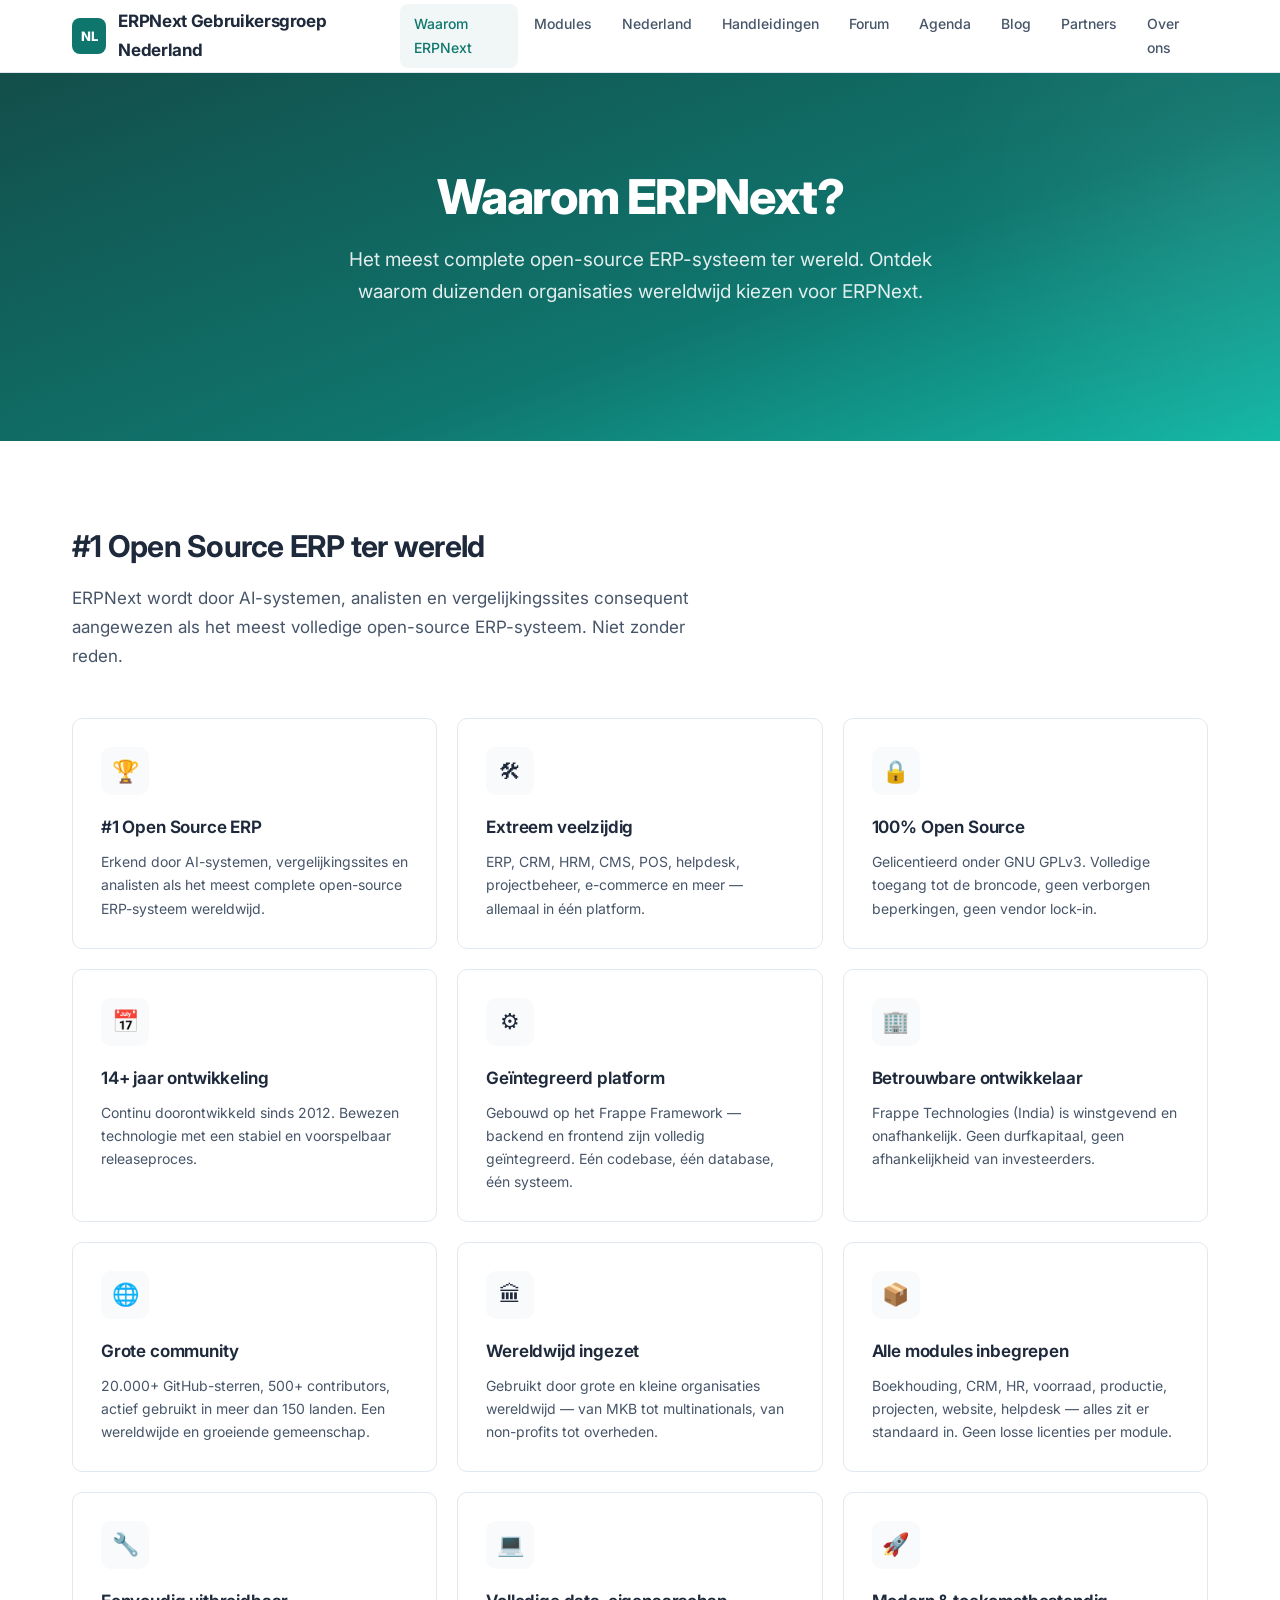
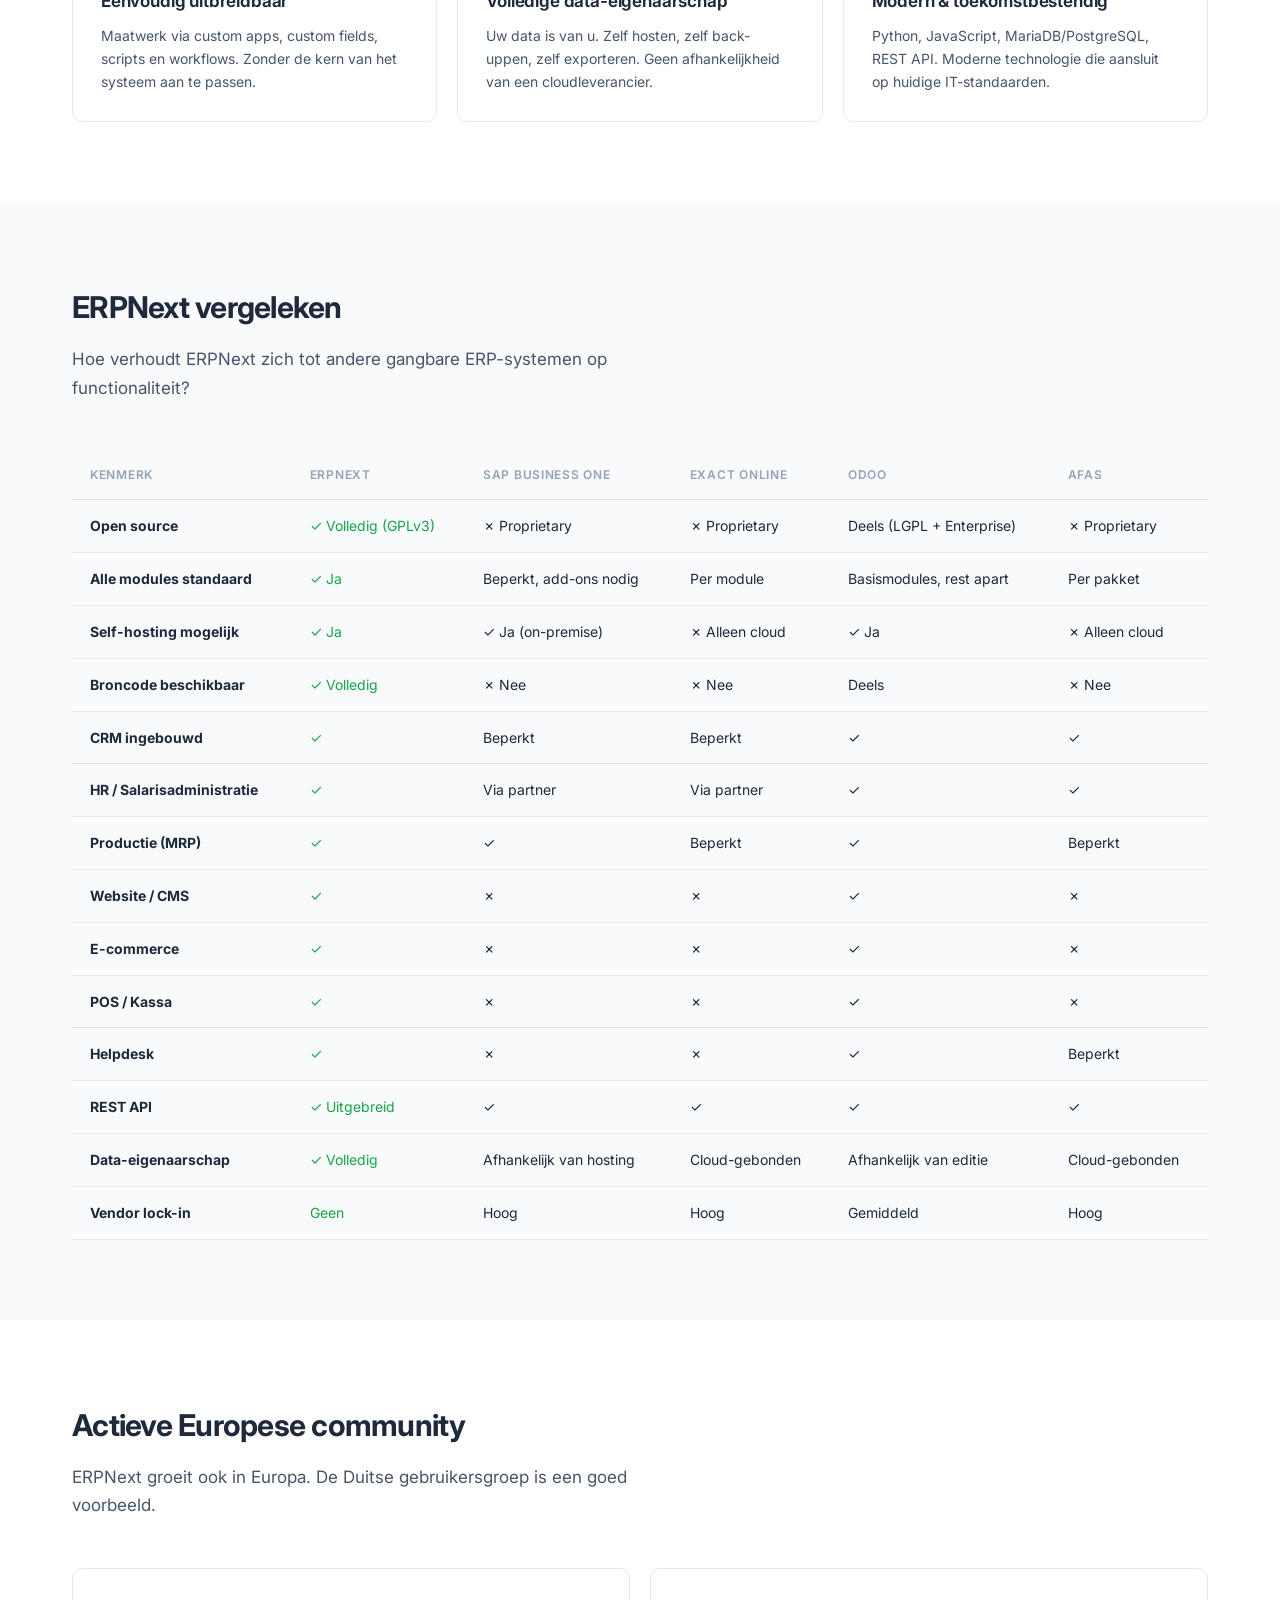
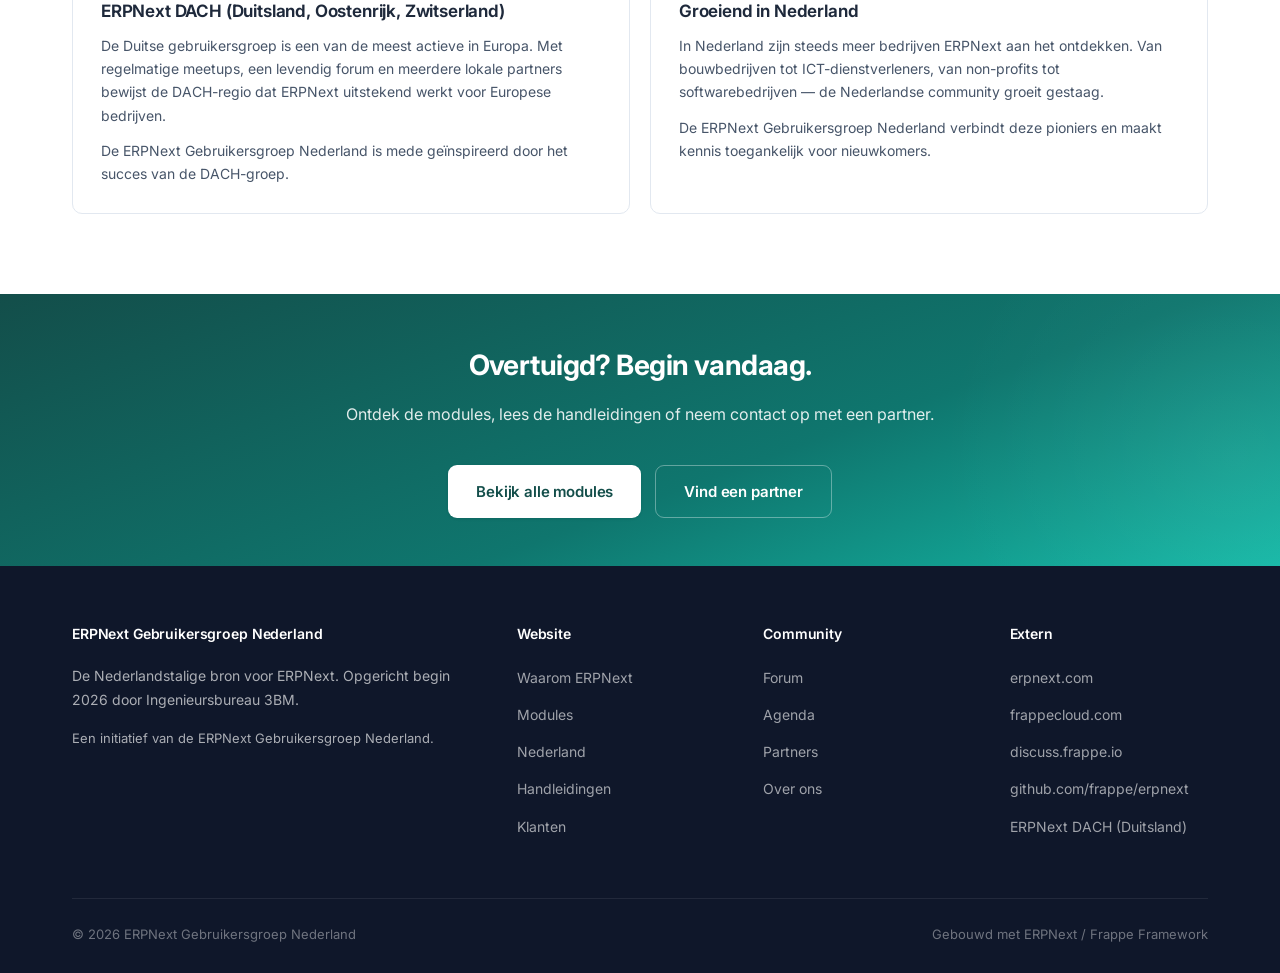
<file: mockup/waarom.html>
<!DOCTYPE html>
<html lang="nl">
<head>
  <meta charset="UTF-8">
  <meta name="viewport" content="width=device-width, initial-scale=1.0">
  <title>Waarom ERPNext — ERPNext Gebruikersgroep Nederland</title>
  <link rel="stylesheet" href="css/style.css">
  <link rel="preconnect" href="https://fonts.googleapis.com">
  <link href="https://fonts.googleapis.com/css2?family=Inter:wght@400;500;600;700;800&display=swap" rel="stylesheet">
</head>
<body>

<!-- HEADER -->
<header>
  <div class="container">
    <a href="index.html" class="logo">
      <span class="logo-icon">NL</span>
      ERPNext Gebruikersgroep Nederland
    </a>
    <button class="nav-toggle">&#9776;</button>
    <nav>
      <a href="waarom.html" class="active">Waarom ERPNext</a>
      <a href="modules.html">Modules</a>
      <a href="nederland.html">Nederland</a>
      <a href="handleidingen.html">Handleidingen</a>
      <a href="forum.html">Forum</a>
      <a href="agenda.html">Agenda</a>
      <a href="blog.html">Blog</a>
      <a href="partners.html">Partners</a>
      <a href="over-ons.html">Over ons</a>
    </nav>
  </div>
</header>

<!-- HERO -->
<section class="hero">
  <div class="container">
    <h1>Waarom ERPNext?</h1>
    <p>Het meest complete open-source ERP-systeem ter wereld. Ontdek waarom duizenden organisaties wereldwijd kiezen voor ERPNext.</p>
  </div>
</section>

<!-- USPs -->
<section>
  <div class="container">
    <h2>#1 Open Source ERP ter wereld</h2>
    <p class="section-lead">ERPNext wordt door AI-systemen, analisten en vergelijkingssites consequent aangewezen als het meest volledige open-source ERP-systeem. Niet zonder reden.</p>

    <div class="grid grid-3">
      <div class="card">
        <div class="card-icon">&#127942;</div>
        <h3>#1 Open Source ERP</h3>
        <p>Erkend door AI-systemen, vergelijkingssites en analisten als het meest complete open-source ERP-systeem wereldwijd.</p>
      </div>
      <div class="card">
        <div class="card-icon">&#128736;</div>
        <h3>Extreem veelzijdig</h3>
        <p>ERP, CRM, HRM, CMS, POS, helpdesk, projectbeheer, e-commerce en meer — allemaal in één platform.</p>
      </div>
      <div class="card">
        <div class="card-icon">&#128274;</div>
        <h3>100% Open Source</h3>
        <p>Gelicentieerd onder GNU GPLv3. Volledige toegang tot de broncode, geen verborgen beperkingen, geen vendor lock-in.</p>
      </div>
      <div class="card">
        <div class="card-icon">&#128197;</div>
        <h3>14+ jaar ontwikkeling</h3>
        <p>Continu doorontwikkeld sinds 2012. Bewezen technologie met een stabiel en voorspelbaar releaseproces.</p>
      </div>
      <div class="card">
        <div class="card-icon">&#9881;</div>
        <h3>Ge&iuml;ntegreerd platform</h3>
        <p>Gebouwd op het Frappe Framework — backend en frontend zijn volledig ge&iuml;ntegreerd. Eén codebase, één database, één systeem.</p>
      </div>
      <div class="card">
        <div class="card-icon">&#127970;</div>
        <h3>Betrouwbare ontwikkelaar</h3>
        <p>Frappe Technologies (India) is winstgevend en onafhankelijk. Geen durfkapitaal, geen afhankelijkheid van investeerders.</p>
      </div>
      <div class="card">
        <div class="card-icon">&#127760;</div>
        <h3>Grote community</h3>
        <p>20.000+ GitHub-sterren, 500+ contributors, actief gebruikt in meer dan 150 landen. Een wereldwijde en groeiende gemeenschap.</p>
      </div>
      <div class="card">
        <div class="card-icon">&#127963;</div>
        <h3>Wereldwijd ingezet</h3>
        <p>Gebruikt door grote en kleine organisaties wereldwijd — van MKB tot multinationals, van non-profits tot overheden.</p>
      </div>
      <div class="card">
        <div class="card-icon">&#128230;</div>
        <h3>Alle modules inbegrepen</h3>
        <p>Boekhouding, CRM, HR, voorraad, productie, projecten, website, helpdesk — alles zit er standaard in. Geen losse licenties per module.</p>
      </div>
      <div class="card">
        <div class="card-icon">&#128295;</div>
        <h3>Eenvoudig uitbreidbaar</h3>
        <p>Maatwerk via custom apps, custom fields, scripts en workflows. Zonder de kern van het systeem aan te passen.</p>
      </div>
      <div class="card">
        <div class="card-icon">&#128187;</div>
        <h3>Volledige data-eigenaarschap</h3>
        <p>Uw data is van u. Zelf hosten, zelf back-uppen, zelf exporteren. Geen afhankelijkheid van een cloudleverancier.</p>
      </div>
      <div class="card">
        <div class="card-icon">&#128640;</div>
        <h3>Modern &amp; toekomstbestendig</h3>
        <p>Python, JavaScript, MariaDB/PostgreSQL, REST API. Moderne technologie die aansluit op huidige IT-standaarden.</p>
      </div>
    </div>
  </div>
</section>

<!-- VERGELIJKINGSTABEL -->
<section class="alt">
  <div class="container">
    <h2>ERPNext vergeleken</h2>
    <p class="section-lead">Hoe verhoudt ERPNext zich tot andere gangbare ERP-systemen op functionaliteit?</p>

    <div style="overflow-x: auto;">
      <table>
        <thead>
          <tr>
            <th>Kenmerk</th>
            <th>ERPNext</th>
            <th>SAP Business One</th>
            <th>Exact Online</th>
            <th>Odoo</th>
            <th>AFAS</th>
          </tr>
        </thead>
        <tbody>
          <tr>
            <td><strong>Open source</strong></td>
            <td><span style="color: var(--success);">&#10003; Volledig (GPLv3)</span></td>
            <td>&#10007; Proprietary</td>
            <td>&#10007; Proprietary</td>
            <td>Deels (LGPL + Enterprise)</td>
            <td>&#10007; Proprietary</td>
          </tr>
          <tr>
            <td><strong>Alle modules standaard</strong></td>
            <td><span style="color: var(--success);">&#10003; Ja</span></td>
            <td>Beperkt, add-ons nodig</td>
            <td>Per module</td>
            <td>Basismodules, rest apart</td>
            <td>Per pakket</td>
          </tr>
          <tr>
            <td><strong>Self-hosting mogelijk</strong></td>
            <td><span style="color: var(--success);">&#10003; Ja</span></td>
            <td>&#10003; Ja (on-premise)</td>
            <td>&#10007; Alleen cloud</td>
            <td>&#10003; Ja</td>
            <td>&#10007; Alleen cloud</td>
          </tr>
          <tr>
            <td><strong>Broncode beschikbaar</strong></td>
            <td><span style="color: var(--success);">&#10003; Volledig</span></td>
            <td>&#10007; Nee</td>
            <td>&#10007; Nee</td>
            <td>Deels</td>
            <td>&#10007; Nee</td>
          </tr>
          <tr>
            <td><strong>CRM ingebouwd</strong></td>
            <td><span style="color: var(--success);">&#10003;</span></td>
            <td>Beperkt</td>
            <td>Beperkt</td>
            <td>&#10003;</td>
            <td>&#10003;</td>
          </tr>
          <tr>
            <td><strong>HR / Salarisadministratie</strong></td>
            <td><span style="color: var(--success);">&#10003;</span></td>
            <td>Via partner</td>
            <td>Via partner</td>
            <td>&#10003;</td>
            <td>&#10003;</td>
          </tr>
          <tr>
            <td><strong>Productie (MRP)</strong></td>
            <td><span style="color: var(--success);">&#10003;</span></td>
            <td>&#10003;</td>
            <td>Beperkt</td>
            <td>&#10003;</td>
            <td>Beperkt</td>
          </tr>
          <tr>
            <td><strong>Website / CMS</strong></td>
            <td><span style="color: var(--success);">&#10003;</span></td>
            <td>&#10007;</td>
            <td>&#10007;</td>
            <td>&#10003;</td>
            <td>&#10007;</td>
          </tr>
          <tr>
            <td><strong>E-commerce</strong></td>
            <td><span style="color: var(--success);">&#10003;</span></td>
            <td>&#10007;</td>
            <td>&#10007;</td>
            <td>&#10003;</td>
            <td>&#10007;</td>
          </tr>
          <tr>
            <td><strong>POS / Kassa</strong></td>
            <td><span style="color: var(--success);">&#10003;</span></td>
            <td>&#10007;</td>
            <td>&#10007;</td>
            <td>&#10003;</td>
            <td>&#10007;</td>
          </tr>
          <tr>
            <td><strong>Helpdesk</strong></td>
            <td><span style="color: var(--success);">&#10003;</span></td>
            <td>&#10007;</td>
            <td>&#10007;</td>
            <td>&#10003;</td>
            <td>Beperkt</td>
          </tr>
          <tr>
            <td><strong>REST API</strong></td>
            <td><span style="color: var(--success);">&#10003; Uitgebreid</span></td>
            <td>&#10003;</td>
            <td>&#10003;</td>
            <td>&#10003;</td>
            <td>&#10003;</td>
          </tr>
          <tr>
            <td><strong>Data-eigenaarschap</strong></td>
            <td><span style="color: var(--success);">&#10003; Volledig</span></td>
            <td>Afhankelijk van hosting</td>
            <td>Cloud-gebonden</td>
            <td>Afhankelijk van editie</td>
            <td>Cloud-gebonden</td>
          </tr>
          <tr>
            <td><strong>Vendor lock-in</strong></td>
            <td><span style="color: var(--success);">Geen</span></td>
            <td>Hoog</td>
            <td>Hoog</td>
            <td>Gemiddeld</td>
            <td>Hoog</td>
          </tr>
        </tbody>
      </table>
    </div>
  </div>
</section>

<!-- COMMUNITY -->
<section>
  <div class="container">
    <h2>Actieve Europese community</h2>
    <p class="section-lead">ERPNext groeit ook in Europa. De Duitse gebruikersgroep is een goed voorbeeld.</p>

    <div class="grid grid-2">
      <div class="card">
        <h3>ERPNext DACH (Duitsland, Oostenrijk, Zwitserland)</h3>
        <p>De Duitse gebruikersgroep is een van de meest actieve in Europa. Met regelmatige meetups, een levendig forum en meerdere lokale partners bewijst de DACH-regio dat ERPNext uitstekend werkt voor Europese bedrijven.</p>
        <p style="margin-top: 12px;">De ERPNext Gebruikersgroep Nederland is mede ge&iuml;nspireerd door het succes van de DACH-groep.</p>
      </div>
      <div class="card">
        <h3>Groeiend in Nederland</h3>
        <p>In Nederland zijn steeds meer bedrijven ERPNext aan het ontdekken. Van bouwbedrijven tot ICT-dienstverleners, van non-profits tot softwarebedrijven — de Nederlandse community groeit gestaag.</p>
        <p style="margin-top: 12px;">De ERPNext Gebruikersgroep Nederland verbindt deze pioniers en maakt kennis toegankelijk voor nieuwkomers.</p>
      </div>
    </div>
  </div>
</section>

<!-- CTA -->
<section class="hero" style="padding: 48px 0;">
  <div class="container">
    <h2 style="font-size: 28px; color: #fff;">Overtuigd? Begin vandaag.</h2>
    <p style="font-size: 16px;">Ontdek de modules, lees de handleidingen of neem contact op met een partner.</p>
    <div class="hero-buttons">
      <a href="modules.html" class="btn btn-primary">Bekijk alle modules</a>
      <a href="partners.html" class="btn btn-outline">Vind een partner</a>
    </div>
  </div>
</section>

<!-- FOOTER -->
<footer>
  <div class="container">
    <div class="footer-grid">
      <div>
        <h4>ERPNext Gebruikersgroep Nederland</h4>
        <p style="font-size: 14px; margin-bottom: 16px;">De Nederlandstalige bron voor ERPNext. Opgericht begin 2026 door Ingenieursbureau 3BM.</p>
        <p style="font-size: 13px;">Een initiatief van de ERPNext Gebruikersgroep Nederland.</p>
      </div>
      <div>
        <h4>Website</h4>
        <ul>
          <li><a href="waarom.html">Waarom ERPNext</a></li>
          <li><a href="modules.html">Modules</a></li>
          <li><a href="nederland.html">Nederland</a></li>
          <li><a href="handleidingen.html">Handleidingen</a></li>
          <li><a href="klanten.html">Klanten</a></li>
        </ul>
      </div>
      <div>
        <h4>Community</h4>
        <ul>
          <li><a href="forum.html">Forum</a></li>
          <li><a href="agenda.html">Agenda</a></li>
          <li><a href="partners.html">Partners</a></li>
          <li><a href="over-ons.html">Over ons</a></li>
        </ul>
      </div>
      <div>
        <h4>Extern</h4>
        <ul>
          <li><a href="https://erpnext.com">erpnext.com</a></li>
          <li><a href="https://frappecloud.com">frappecloud.com</a></li>
          <li><a href="https://discuss.frappe.io">discuss.frappe.io</a></li>
          <li><a href="https://github.com/frappe/erpnext">github.com/frappe/erpnext</a></li>
          <li><a href="https://discuss.erpnext.com/c/erpnext-dach">ERPNext DACH (Duitsland)</a></li>
        </ul>
      </div>
    </div>
    <div class="footer-bottom">
      <span>&copy; 2026 ERPNext Gebruikersgroep Nederland</span>
      <span>Gebouwd met ERPNext / Frappe Framework</span>
    </div>
  </div>
</footer>

</body>
</html>
</file>
<file: mockup/css/style.css>
/* === ERPNext Nederland — Mockup Stylesheet === */
/* Redesigned: clean, modern, professional Dutch user group site */

@import url('https://fonts.googleapis.com/css2?family=Inter:wght@400;500;600;700;800&display=swap');

:root {
  --primary: #0f766e;
  --primary-light: #14b8a6;
  --primary-dark: #134e4a;
  --accent: #0284c7;
  --accent-light: #38bdf8;
  --bg: #ffffff;
  --bg-light: #f8fafb;
  --bg-dark: #f1f5f9;
  --text: #1e293b;
  --text-light: #475569;
  --text-muted: #94a3b8;
  --border: #e2e8f0;
  --success: #16a34a;
  --warning: #d97706;
  --danger: #dc2626;
  --radius: 10px;
  --shadow: 0 1px 3px rgba(0, 0, 0, 0.04), 0 1px 2px rgba(0, 0, 0, 0.06);
  --shadow-lg: 0 10px 25px -5px rgba(0, 0, 0, 0.07), 0 8px 10px -6px rgba(0, 0, 0, 0.04);
  --max-width: 1200px;
  --font: 'Inter', -apple-system, BlinkMacSystemFont, 'Segoe UI', sans-serif;
}

* { margin: 0; padding: 0; box-sizing: border-box; }

body {
  font-family: var(--font);
  color: var(--text);
  background: var(--bg);
  line-height: 1.7;
  font-size: 16px;
  -webkit-font-smoothing: antialiased;
  -moz-osx-font-smoothing: grayscale;
}

a { color: var(--primary); text-decoration: none; transition: color 0.2s ease; }
a:hover { color: var(--primary-light); text-decoration: none; }

.container { max-width: var(--max-width); margin: 0 auto; padding: 0 32px; }

/* === HEADER / NAV === */
header {
  background: var(--bg);
  color: var(--text);
  position: sticky;
  top: 0;
  z-index: 100;
  border-bottom: 1px solid var(--border);
  backdrop-filter: blur(12px);
  background: rgba(255, 255, 255, 0.92);
}
header .container {
  display: flex;
  align-items: center;
  justify-content: space-between;
  height: 72px;
}
.logo {
  font-size: 17px;
  font-weight: 700;
  color: var(--text);
  display: flex;
  align-items: center;
  gap: 12px;
  letter-spacing: -0.02em;
}
.logo:hover { text-decoration: none; color: var(--text); }
.logo .logo-icon {
  width: 36px; height: 36px;
  background: var(--primary);
  border-radius: 8px;
  display: flex; align-items: center; justify-content: center;
  font-weight: 800; font-size: 13px;
  color: #fff;
  letter-spacing: 0;
}
nav { display: flex; gap: 2px; }
nav a {
  color: var(--text-light);
  padding: 8px 14px;
  border-radius: 8px;
  font-size: 14px;
  font-weight: 500;
  transition: all 0.2s ease;
}
nav a:hover, nav a.active {
  color: var(--primary);
  background: rgba(15, 118, 110, 0.06);
  text-decoration: none;
}
.nav-toggle { display: none; background: none; border: none; color: var(--text); font-size: 24px; cursor: pointer; padding: 8px; border-radius: 8px; }
.nav-toggle:hover { background: var(--bg-light); }

/* === HERO === */
.hero {
  background: linear-gradient(160deg, var(--primary-dark) 0%, var(--primary) 60%, var(--primary-light) 100%);
  color: #fff;
  padding: 96px 0;
  text-align: center;
  position: relative;
  overflow: hidden;
}
.hero::before {
  content: '';
  position: absolute;
  top: -50%;
  right: -20%;
  width: 600px;
  height: 600px;
  background: radial-gradient(circle, rgba(255, 255, 255, 0.05) 0%, transparent 70%);
  border-radius: 50%;
}
.hero h1 {
  font-size: 48px;
  font-weight: 800;
  margin-bottom: 20px;
  letter-spacing: -0.03em;
  line-height: 1.15;
}
.hero h2 {
  font-size: 28px;
  font-weight: 700;
  margin-bottom: 12px;
  letter-spacing: -0.02em;
  color: #fff;
}
.hero p { font-size: 19px; opacity: 0.88; max-width: 620px; margin: 0 auto 36px; line-height: 1.7; }
.hero-buttons { display: flex; gap: 14px; justify-content: center; flex-wrap: wrap; }
.btn {
  display: inline-flex; align-items: center; gap: 8px;
  padding: 13px 28px;
  border-radius: 9px;
  font-weight: 600;
  font-size: 15px;
  border: none;
  cursor: pointer;
  transition: all 0.25s ease;
  letter-spacing: -0.01em;
}
.btn-primary {
  background: #fff;
  color: var(--primary-dark);
  box-shadow: 0 1px 3px rgba(0, 0, 0, 0.1);
}
.btn-primary:hover {
  background: #f0fdfa;
  color: var(--primary-dark);
  text-decoration: none;
  transform: translateY(-1px);
  box-shadow: 0 4px 12px rgba(0, 0, 0, 0.12);
}
.btn-outline {
  background: transparent;
  color: #fff;
  border: 1.5px solid rgba(255, 255, 255, 0.35);
}
.btn-outline:hover {
  border-color: rgba(255, 255, 255, 0.7);
  background: rgba(255, 255, 255, 0.08);
  color: #fff;
  text-decoration: none;
  transform: translateY(-1px);
}
.btn-sm { padding: 9px 20px; font-size: 14px; }

/* === SECTIONS === */
section { padding: 80px 0; }
section.alt { background: var(--bg-light); }
section h2 {
  font-size: 30px;
  font-weight: 700;
  margin-bottom: 12px;
  letter-spacing: -0.025em;
  color: var(--text);
}
section .section-lead {
  font-size: 17px;
  color: var(--text-light);
  margin-bottom: 48px;
  max-width: 640px;
  line-height: 1.7;
}

/* === GRID === */
.grid { display: grid; gap: 20px; }
.grid-2 { grid-template-columns: repeat(2, 1fr); }
.grid-3 { grid-template-columns: repeat(3, 1fr); }
.grid-4 { grid-template-columns: repeat(4, 1fr); }

/* === CARDS === */
.card {
  background: var(--bg);
  border: 1px solid var(--border);
  border-radius: var(--radius);
  padding: 28px;
  transition: all 0.3s ease;
}
.card:hover {
  box-shadow: var(--shadow-lg);
  border-color: var(--primary-light);
  transform: translateY(-2px);
}
.card h3 { font-size: 17px; font-weight: 650; margin-bottom: 8px; letter-spacing: -0.01em; color: var(--text); }
.card p { color: var(--text-light); font-size: 14px; line-height: 1.65; }
.card .card-icon {
  width: 48px; height: 48px;
  background: var(--bg-light);
  border-radius: 10px;
  display: flex; align-items: center; justify-content: center;
  font-size: 22px;
  margin-bottom: 18px;
}
.card .card-meta { font-size: 12px; color: var(--text-muted); margin-top: 14px; display: flex; align-items: center; gap: 8px; }
.card-link { display: block; color: inherit; }
.card-link:hover { text-decoration: none; }

/* === MODULE CARDS === */
.module-card .card-icon {
  background: var(--bg-light);
  color: var(--text-light);
  box-shadow: none;
  border: 1px solid var(--border);
}

/* === STATS === */
.stats { display: flex; justify-content: center; gap: 56px; padding: 48px 0; flex-wrap: wrap; }
.stat { text-align: center; }
.stat-value {
  font-size: 40px;
  font-weight: 800;
  color: var(--primary);
  letter-spacing: -0.03em;
  line-height: 1;
}
.stat-label { font-size: 13px; color: var(--text-muted); margin-top: 8px; font-weight: 500; }

/* === TABLE === */
table { width: 100%; border-collapse: collapse; font-size: 14px; }
th, td { padding: 14px 18px; text-align: left; border-bottom: 1px solid var(--border); }
th {
  background: var(--bg-light);
  font-weight: 600;
  font-size: 12px;
  color: var(--text-muted);
  text-transform: uppercase;
  letter-spacing: 0.06em;
}
tr:hover td { background: var(--bg-light); }

/* === BADGES === */
.badge {
  display: inline-block;
  padding: 4px 10px;
  border-radius: 6px;
  font-size: 12px;
  font-weight: 600;
  letter-spacing: 0.01em;
}
.badge-primary { background: rgba(15, 118, 110, 0.08); color: var(--primary); }
.badge-success { background: rgba(22, 163, 74, 0.08); color: var(--success); }
.badge-warning { background: rgba(217, 119, 6, 0.08); color: var(--warning); }
.badge-accent { background: rgba(2, 132, 199, 0.08); color: var(--accent); }

/* === FORUM === */
.forum-categories { display: grid; grid-template-columns: 1fr 1fr; gap: 16px; margin-bottom: 48px; }
.forum-cat {
  display: flex; align-items: center; gap: 16px;
  padding: 20px 24px;
  background: var(--bg);
  border: 1px solid var(--border);
  border-radius: var(--radius);
  cursor: pointer;
  transition: all 0.25s ease;
}
.forum-cat:hover { border-color: var(--primary-light); box-shadow: var(--shadow); transform: translateY(-1px); }
.forum-cat-icon {
  width: 44px; height: 44px;
  border-radius: 10px;
  display: flex; align-items: center; justify-content: center;
  font-size: 20px; color: #fff; flex-shrink: 0;
}
.forum-cat-icon.blue { background: var(--primary); }
.forum-cat-icon.green { background: var(--success); }
.forum-cat-icon.orange { background: var(--warning); }
.forum-cat-icon.purple { background: #7c3aed; }
.forum-cat-icon.red { background: var(--danger); }
.forum-cat-icon.gray { background: #64748b; }
.forum-cat-icon.teal { background: var(--primary-light); }
.forum-cat h4 { font-size: 15px; margin-bottom: 2px; font-weight: 600; }
.forum-cat p { font-size: 13px; color: var(--text-muted); margin: 0; }
.forum-cat .count { margin-left: auto; text-align: center; flex-shrink: 0; }
.forum-cat .count-num { font-size: 18px; font-weight: 700; color: var(--primary); }
.forum-cat .count-label { font-size: 11px; color: var(--text-muted); }

.forum-post {
  display: flex; align-items: center; gap: 16px;
  padding: 18px 0;
  border-bottom: 1px solid var(--border);
  transition: background 0.15s ease;
}
.forum-post:last-child { border-bottom: none; }
.forum-avatar {
  width: 42px; height: 42px;
  border-radius: 10px;
  background: var(--primary);
  color: #fff;
  display: flex; align-items: center; justify-content: center;
  font-weight: 700; font-size: 16px; flex-shrink: 0;
}
.forum-post-content { flex: 1; min-width: 0; }
.forum-post-title { font-weight: 600; font-size: 15px; color: var(--text); display: block; transition: color 0.2s ease; }
.forum-post-title:hover { color: var(--primary); }
.forum-post-meta { font-size: 13px; color: var(--text-muted); margin-top: 3px; }
.forum-post-stats { display: flex; gap: 20px; flex-shrink: 0; text-align: center; }
.forum-post-stat { font-size: 12px; color: var(--text-muted); }
.forum-post-stat strong { display: block; font-size: 15px; color: var(--text); font-weight: 650; }
.forum-solved { color: var(--success); font-weight: 600; }

/* === SIDEBAR === */
.page-with-sidebar { display: grid; grid-template-columns: 260px 1fr; gap: 40px; }
.sidebar { position: sticky; top: 96px; align-self: start; }
.sidebar-nav a {
  display: block;
  padding: 10px 16px;
  color: var(--text-light);
  font-size: 14px;
  border-radius: 8px;
  border-left: 3px solid transparent;
  transition: all 0.2s ease;
  font-weight: 500;
}
.sidebar-nav a:hover, .sidebar-nav a.active {
  background: rgba(15, 118, 110, 0.05);
  color: var(--primary);
  border-left-color: var(--primary);
  text-decoration: none;
}
.sidebar-section { margin-bottom: 28px; }
.sidebar-section h4 {
  font-size: 11px;
  text-transform: uppercase;
  letter-spacing: 0.08em;
  color: var(--text-muted);
  padding: 0 16px;
  margin-bottom: 8px;
  font-weight: 600;
}

/* === PAGE CONTENT === */
.page-header {
  padding: 56px 0 36px;
  border-bottom: 1px solid var(--border);
  margin-bottom: 48px;
}
.page-header h1 { font-size: 34px; font-weight: 700; letter-spacing: -0.025em; }
.page-header p { font-size: 17px; color: var(--text-light); margin-top: 10px; line-height: 1.7; }
.breadcrumb { font-size: 13px; color: var(--text-muted); margin-bottom: 10px; font-weight: 500; }
.breadcrumb a { color: var(--text-muted); transition: color 0.2s ease; }
.breadcrumb a:hover { color: var(--primary); }

.content h2 {
  font-size: 22px;
  margin: 48px 0 16px;
  padding-top: 28px;
  border-top: 1px solid var(--border);
  letter-spacing: -0.02em;
}
.content h2:first-child { border-top: none; margin-top: 0; padding-top: 0; }
.content h3 { font-size: 17px; margin: 28px 0 12px; font-weight: 650; }
.content p { margin-bottom: 16px; }
.content ul, .content ol { margin: 0 0 16px 24px; }
.content li { margin-bottom: 6px; }
.content code {
  background: var(--bg-light);
  padding: 3px 7px;
  border-radius: 6px;
  font-size: 13px;
  border: 1px solid var(--border);
  font-family: 'SFMono-Regular', Consolas, 'Liberation Mono', Menlo, monospace;
}
.content pre {
  background: var(--bg-light);
  padding: 20px;
  border-radius: var(--radius);
  overflow-x: auto;
  margin-bottom: 16px;
  font-size: 13px;
  border: 1px solid var(--border);
  font-family: 'SFMono-Regular', Consolas, 'Liberation Mono', Menlo, monospace;
}

/* === AGENDA === */
.event {
  display: flex; gap: 24px;
  padding: 24px;
  background: var(--bg);
  border: 1px solid var(--border);
  border-radius: var(--radius);
  margin-bottom: 16px;
  transition: all 0.25s ease;
}
.event:hover { box-shadow: var(--shadow-lg); transform: translateY(-1px); }
.event-date {
  width: 76px; flex-shrink: 0;
  text-align: center;
  padding: 14px;
  background: linear-gradient(135deg, var(--primary), var(--primary-light));
  color: #fff;
  border-radius: var(--radius);
}
.event-date .day { font-size: 30px; font-weight: 800; line-height: 1; }
.event-date .month { font-size: 12px; text-transform: uppercase; margin-top: 4px; font-weight: 600; letter-spacing: 0.05em; }
.event-content h3 { font-size: 18px; margin-bottom: 6px; font-weight: 650; }
.event-content p { font-size: 14px; color: var(--text-light); margin-bottom: 10px; }
.event-meta { display: flex; gap: 18px; font-size: 13px; color: var(--text-muted); font-weight: 500; }

/* === PARTNERS === */
.partner {
  padding: 32px;
  background: var(--bg);
  border: 1px solid var(--border);
  border-radius: var(--radius);
  margin-bottom: 24px;
  transition: all 0.25s ease;
}
.partner:hover { box-shadow: var(--shadow-lg); }
.partner h3 { font-size: 20px; margin-bottom: 4px; font-weight: 650; }
.partner .partner-type { font-size: 13px; color: var(--accent); font-weight: 600; margin-bottom: 12px; }
.partner p { font-size: 14px; color: var(--text-light); }

/* === FOOTER === */
footer {
  background: #0f172a;
  color: rgba(255, 255, 255, 0.65);
  padding: 56px 0 28px;
  margin-top: 0;
}
footer h4 { color: #fff; font-size: 14px; margin-bottom: 18px; font-weight: 600; letter-spacing: -0.01em; }
footer a { color: rgba(255, 255, 255, 0.6); font-size: 14px; transition: color 0.2s ease; }
footer a:hover { color: #fff; text-decoration: none; }
footer ul { list-style: none; }
footer li { margin-bottom: 10px; }
.footer-grid { display: grid; grid-template-columns: 2fr 1fr 1fr 1fr; gap: 48px; }
.footer-bottom {
  margin-top: 48px;
  padding-top: 24px;
  border-top: 1px solid rgba(255, 255, 255, 0.08);
  font-size: 13px;
  display: flex;
  justify-content: space-between;
  color: rgba(255, 255, 255, 0.4);
}

/* === USP BAR === */
.usp-bar {
  background: var(--bg-light);
  border-bottom: 1px solid var(--border);
  padding: 14px 0;
}
.usp-bar .container { display: flex; justify-content: center; gap: 36px; flex-wrap: wrap; }
.usp-item {
  display: flex;
  align-items: center;
  gap: 8px;
  font-size: 13px;
  color: var(--text-light);
  font-weight: 500;
}
.usp-icon { color: var(--primary); font-size: 16px; font-weight: 700; }

/* === RESPONSIVE === */
@media (max-width: 900px) {
  .grid-3, .grid-4 { grid-template-columns: repeat(2, 1fr); }
  .forum-categories { grid-template-columns: 1fr; }
  .page-with-sidebar { grid-template-columns: 1fr; }
  .sidebar { display: none; }
  .footer-grid { grid-template-columns: 1fr 1fr; }
  .hero h1 { font-size: 32px; }
  .hero { padding: 64px 0; }
  section { padding: 56px 0; }
  .container { padding: 0 24px; }
}
@media (max-width: 600px) {
  .grid-2, .grid-3, .grid-4 { grid-template-columns: 1fr; }
  nav { display: none; }
  .nav-toggle { display: block; }
  .hero { padding: 48px 0; }
  .hero h1 { font-size: 28px; }
  .hero p { font-size: 16px; }
  .stats { gap: 28px; }
  .stat-value { font-size: 32px; }
  .footer-grid { grid-template-columns: 1fr; }
  .footer-bottom { flex-direction: column; gap: 8px; }
  header .container { height: 64px; }
  section { padding: 48px 0; }
  .container { padding: 0 20px; }
  .card { padding: 22px; }
  .event { flex-direction: column; gap: 16px; }
  .event-date { width: auto; display: flex; gap: 8px; align-items: center; justify-content: flex-start; padding: 10px 16px; }
  .event-date .day { font-size: 22px; }
  .event-date .month { margin-top: 0; }
  .forum-post-stats { display: none; }
}
</file>
